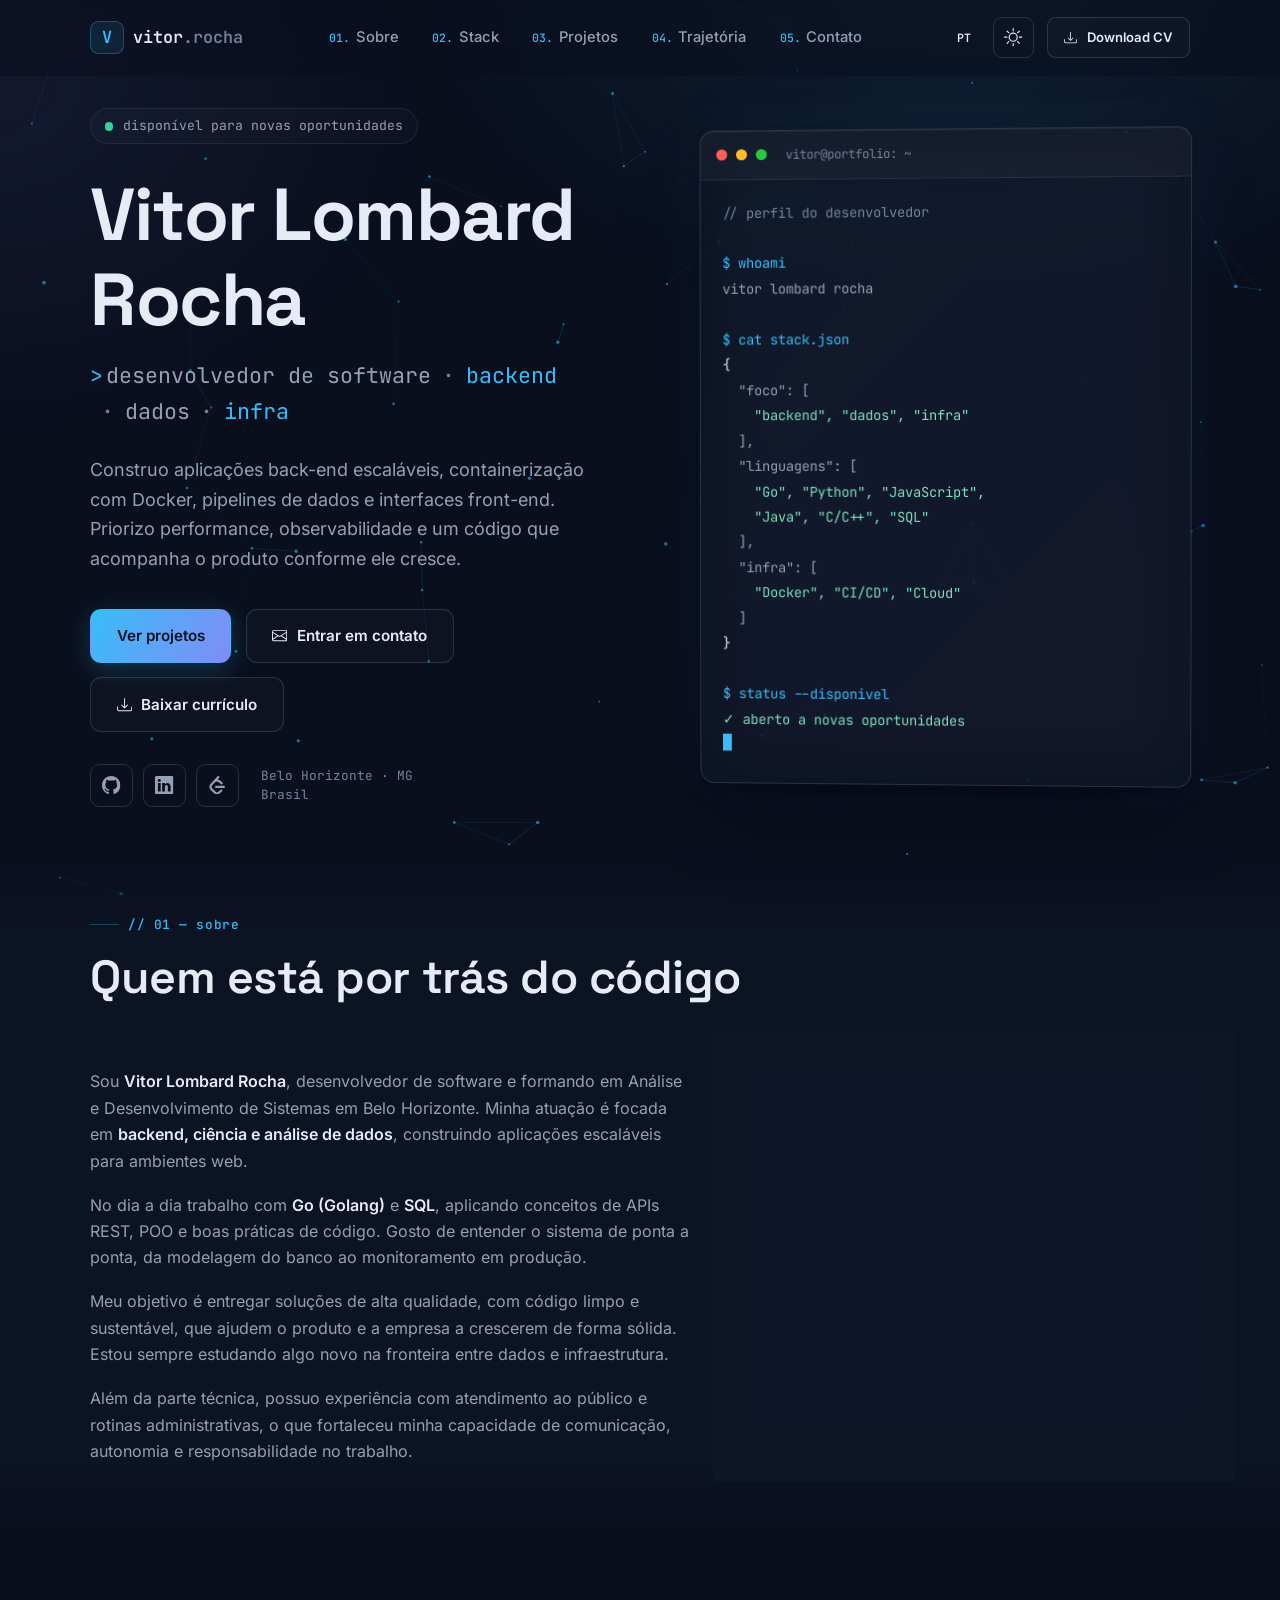
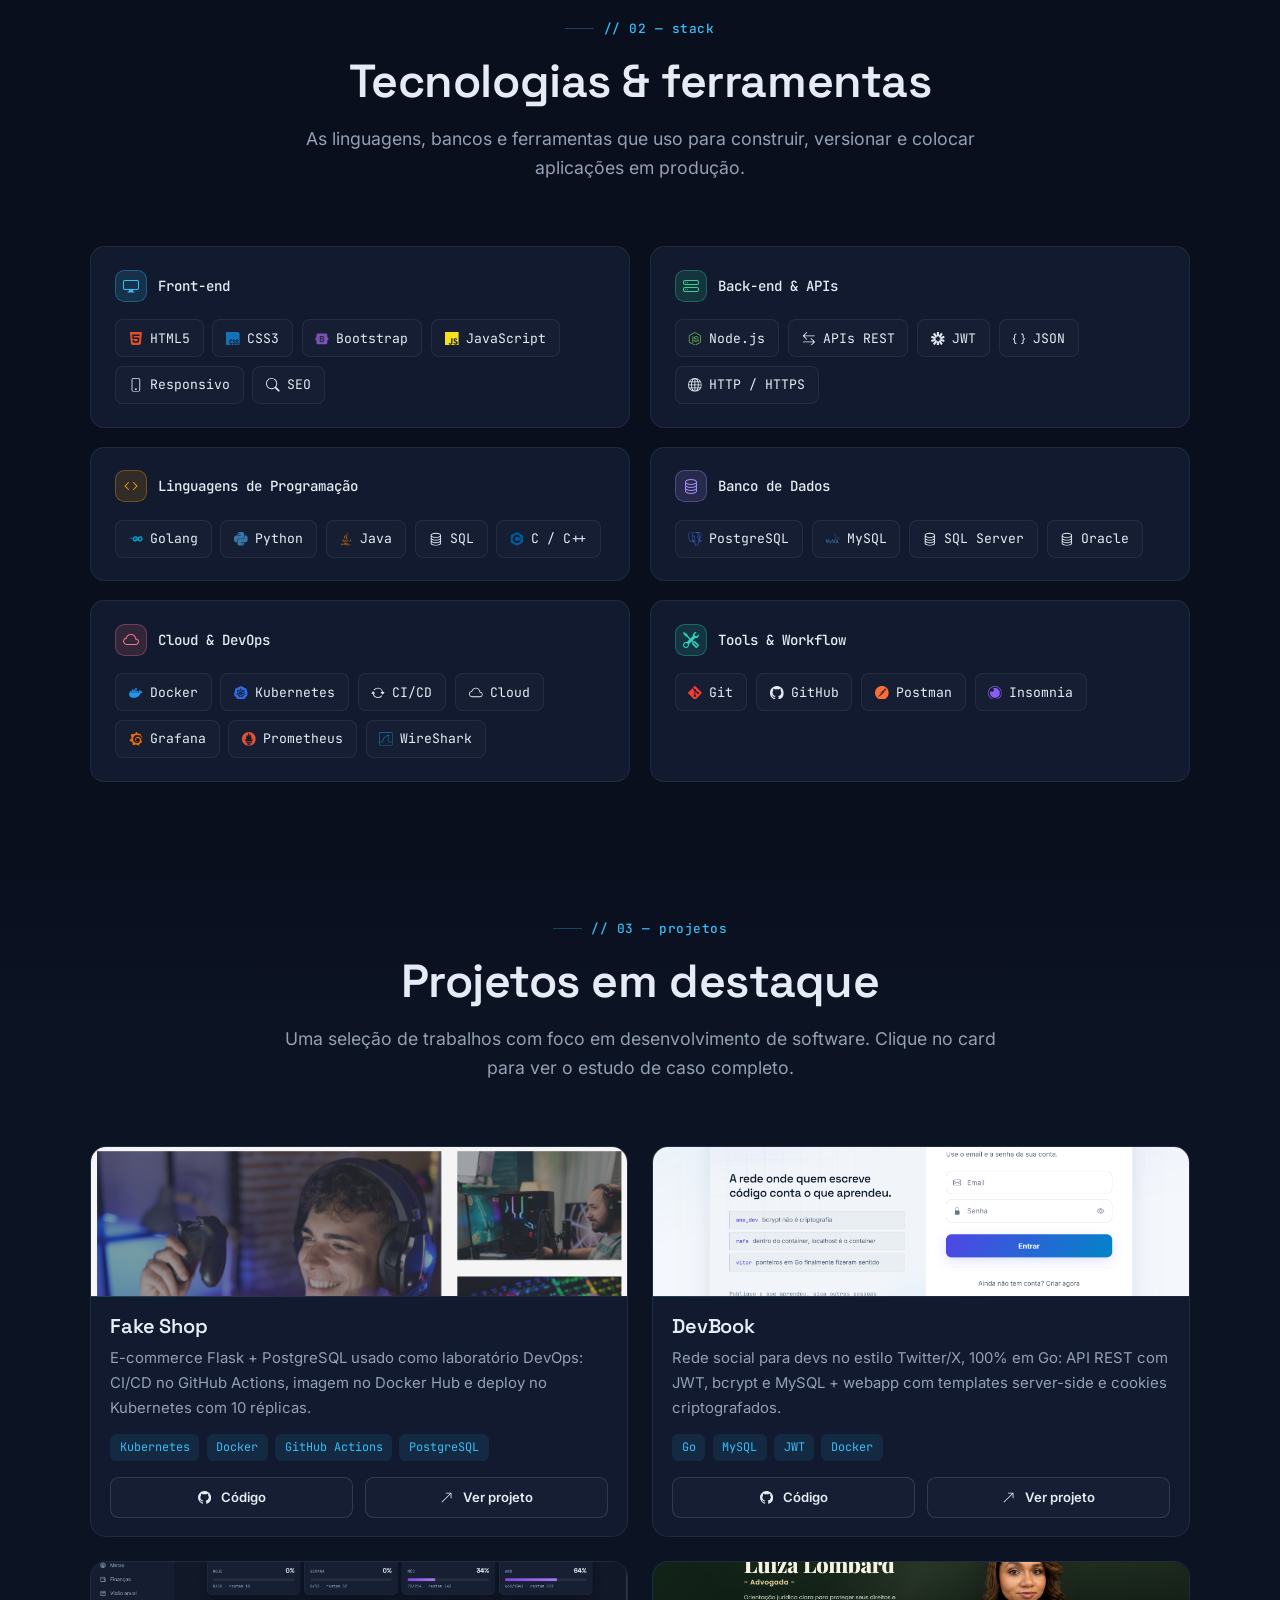
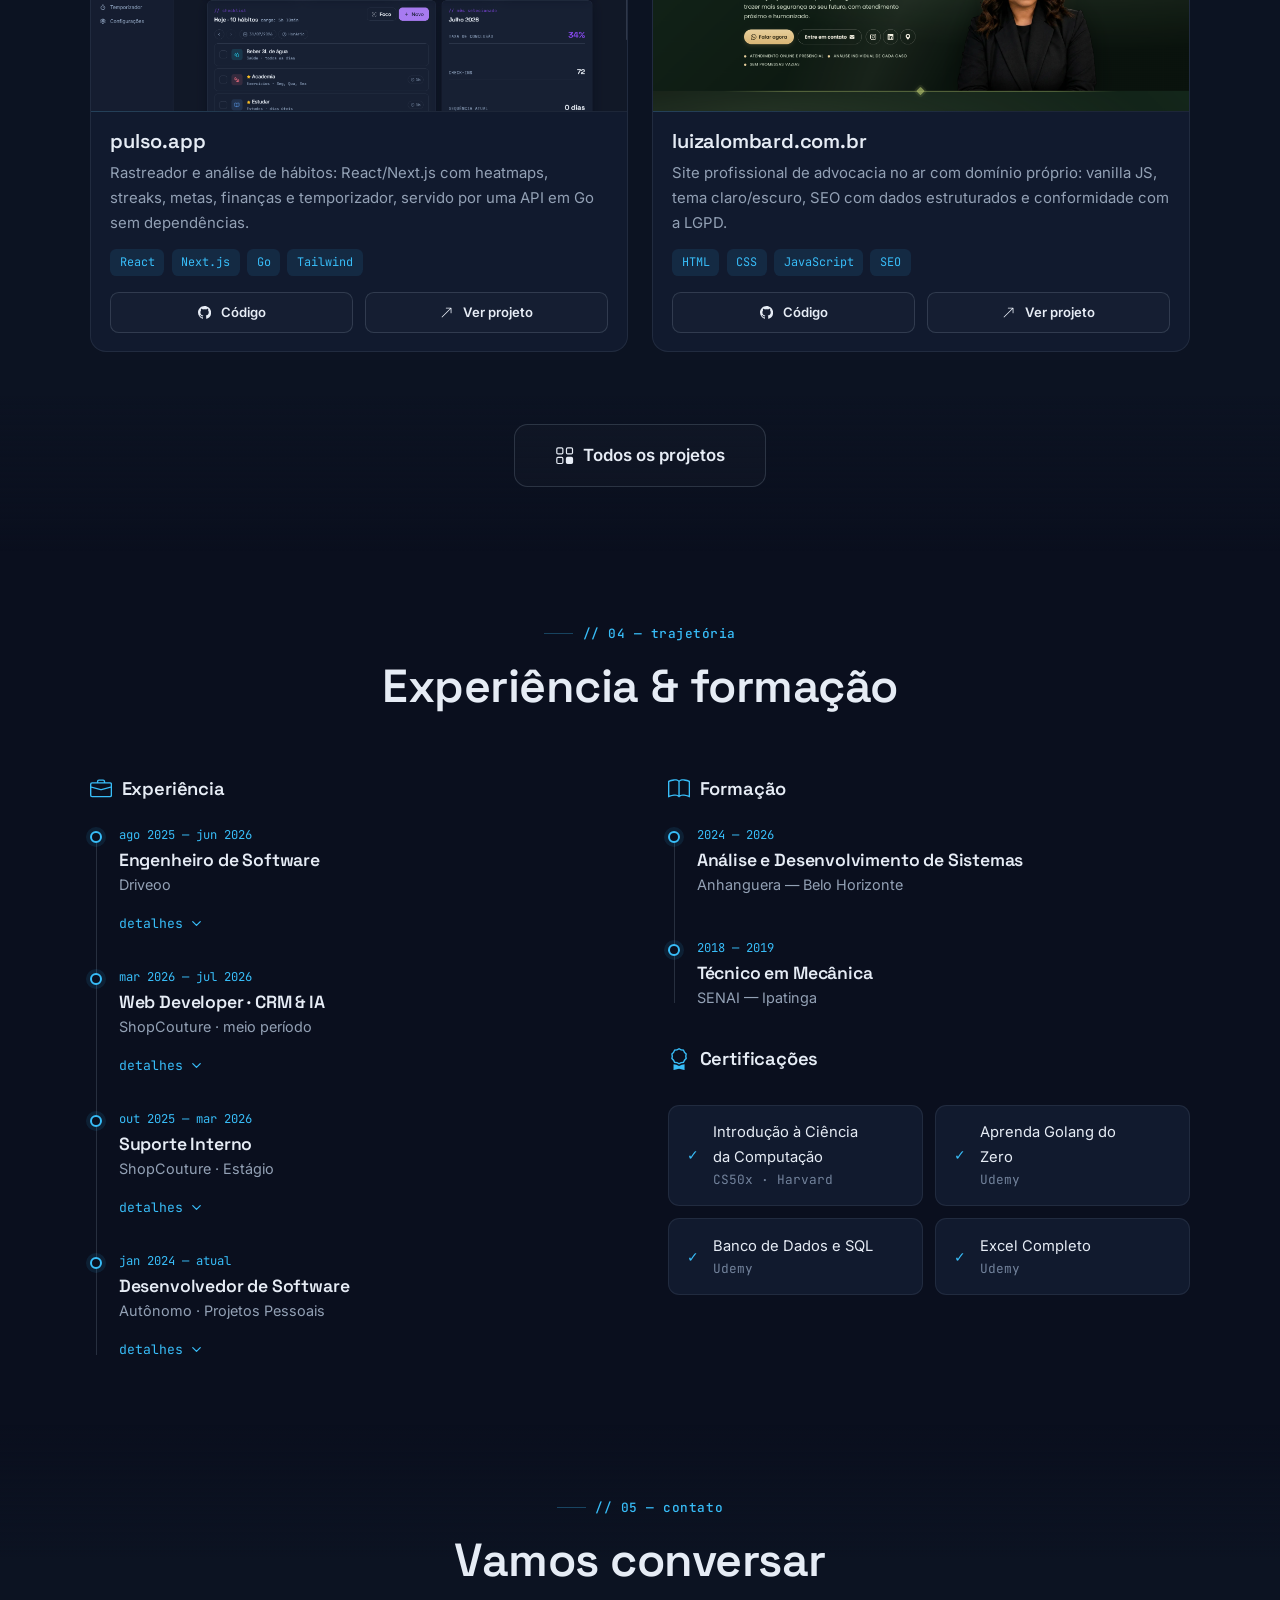
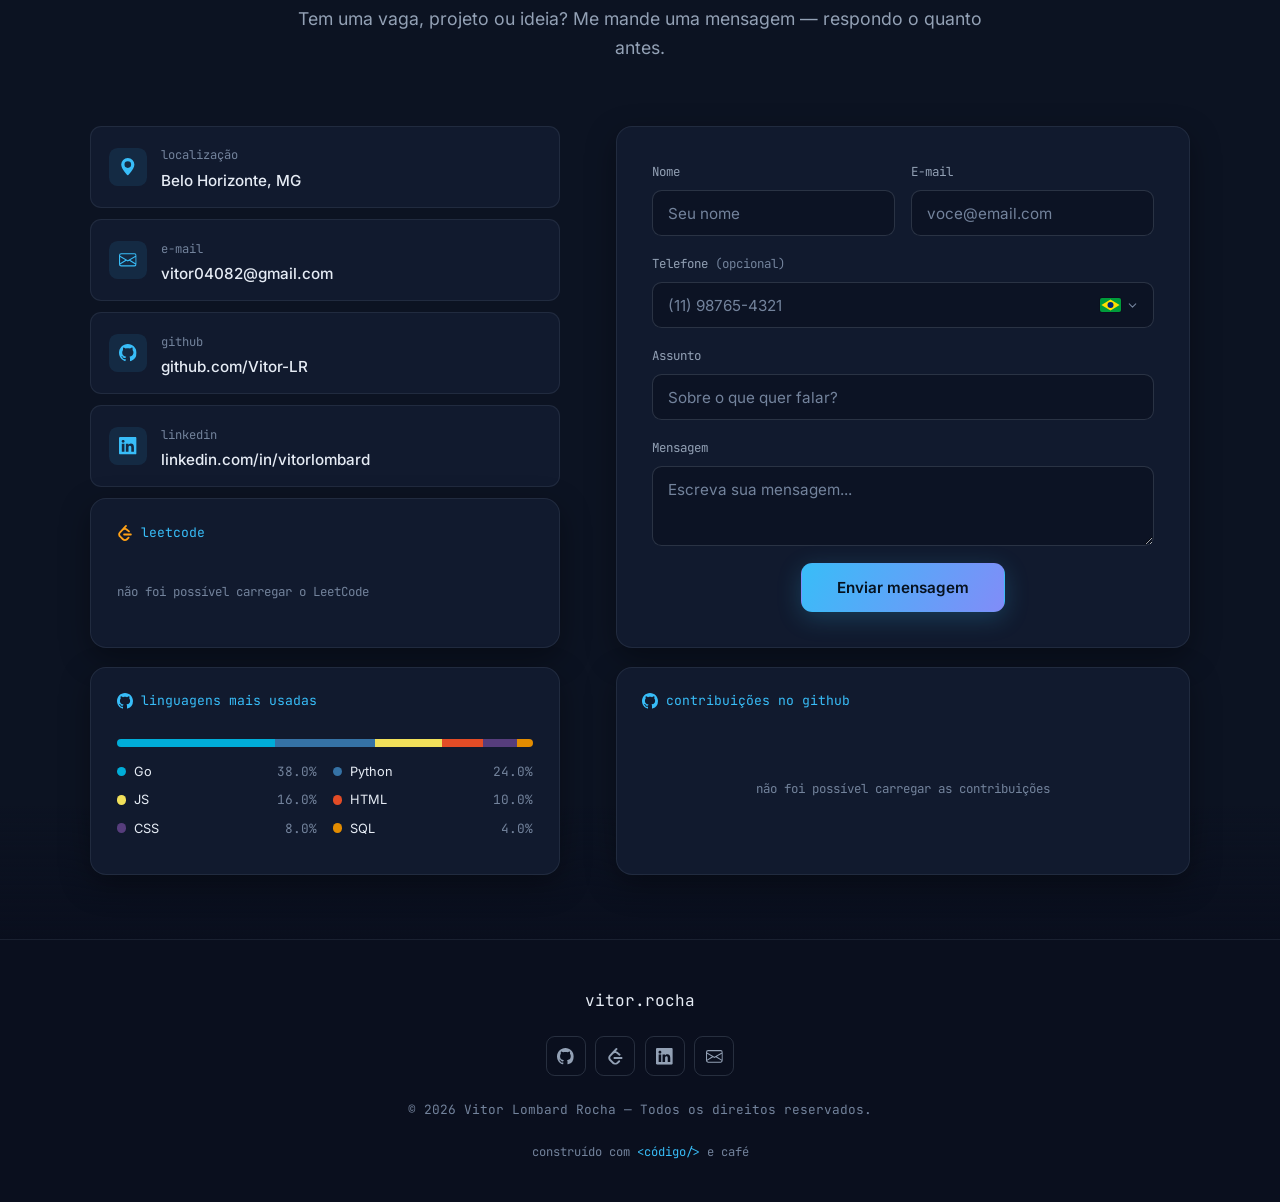
<file: index.html>
<!DOCTYPE html>
<html lang="pt-BR">

<head>
    <meta charset="UTF-8">
    <meta name="viewport" content="width=device-width, initial-scale=1.0">
    <meta name="theme-color" content="#0A0F1E">
    <!-- Aplica o tema salvo antes de pintar a página (evita "flash") -->
    <script>(function () { try { if (localStorage.getItem('theme') === 'light') { document.documentElement.setAttribute('data-theme', 'light'); } } catch (e) { } })();</script>
    <meta name="description"
        content="Vitor Lombard Rocha — Desenvolvedor de software com foco em backend, dados e infraestrutura. Go, Python, PostgreSQL, Docker, CI/CD e Cloud. Veja projetos e entre em contato.">
    <meta name="author" content="Vitor Lombard Rocha">

    <!-- Open Graph (preview ao compartilhar). Troque a URL/imagem ao publicar. -->
    <meta property="og:title" content="Vitor Lombard Rocha — Desenvolvedor Backend">
    <meta property="og:description" content="Conheça meus projetos e entre em contato.">
    <meta property="og:type" content="website">
    <meta property="og:locale" content="pt_BR">
    <meta property="og:url" content="https://www.vitorlombard.com.br/">
    <meta property="og:image" content="https://www.vitorlombard.com.br/assets/img/og.png">
    <meta property="og:image:width" content="1200">
    <meta property="og:image:height" content="630">
    <meta property="og:image:alt" content="Vitor Lombard Rocha — Desenvolvedor Backend">
    <meta name="twitter:card" content="summary_large_image">

    <title>Vitor Lombard Rocha — Desenvolvedor Backend</title>

    <!-- Favicon: troque por um .png/.svg seu na pasta assets/img -->
    <link rel="icon" type="image/png" href="assets/img/favicon.png">
    <link rel="apple-touch-icon" href="assets/img/apple-touch-icon.png">
    <!-- TROCAR o domínio ao publicar -->
    <link rel="canonical" href="https://www.vitorlombard.com.br/">

    <!-- Fontes: Space Grotesk (display) · Inter (corpo) · JetBrains Mono (código) -->
    <!-- Fontes auto-hospedadas: preload só dos pesos críticos da dobra -->
    <link rel="preload" href="assets/fonts/space-grotesk-700.woff2" as="font" type="font/woff2" crossorigin>
    <link rel="preload" href="assets/fonts/inter-400.woff2" as="font" type="font/woff2" crossorigin>
    <link rel="preload" href="assets/fonts/jetbrains-mono-600.woff2" as="font" type="font/woff2" crossorigin>

    <link rel="stylesheet" href="assets/css/style.css">

    <!-- Dados estruturados (SEO rico) — schema.org/Person -->
    <script type="application/ld+json">
{
    "@context": "https://schema.org",
    "@type": "Person",
    "name": "Vitor Lombard Rocha",
    "url": "https://www.vitorlombard.com.br/",
    "image": "https://www.vitorlombard.com.br/assets/img/og.png",
    "jobTitle": "Desenvolvedor de Software (Backend)",
    "description": "Desenvolvedor de software com foco em backend, dados e infraestrutura. Go, Python, PostgreSQL, Docker, CI/CD e Cloud.",
    "address": {
        "@type": "PostalAddress",
        "addressLocality": "Belo Horizonte",
        "addressRegion": "MG",
        "addressCountry": "BR"
    },
    "alumniOf": {
        "@type": "CollegeOrUniversity",
        "name": "Anhanguera — Belo Horizonte"
    },
    "knowsAbout": [
        "Go",
        "PostgreSQL",
        "Docker",
        "Kubernetes",
        "CI/CD",
        "Cloud",
        "Grafana",
        "Prometheus",
        "Python",
        "SQL"
    ],
    "sameAs": [
        "https://github.com/Vitor-LR",
        "https://www.linkedin.com/in/vitorlombard/",
        "https://leetcode.com/u/Vitor-LR/"
    ]
}
    </script>
</head>

<body>

    <!-- ============================================================
         SPRITE SVG — ícones reutilizáveis via <use href="#i-...">.
         Definidos uma vez; evita biblioteca de ícones externa.
         (Paths: Bootstrap Icons / Lucide, MIT.)
         ============================================================ -->
    <svg width="0" height="0" style="position:absolute" aria-hidden="true" focusable="false">
        <symbol id="i-list" viewBox="0 0 16 16">
            <path fill="currentColor"
                d="M2.5 12a.5.5 0 0 1 .5-.5h10a.5.5 0 0 1 0 1H3a.5.5 0 0 1-.5-.5m0-4a.5.5 0 0 1 .5-.5h10a.5.5 0 0 1 0 1H3a.5.5 0 0 1-.5-.5m0-4a.5.5 0 0 1 .5-.5h10a.5.5 0 0 1 0 1H3a.5.5 0 0 1-.5-.5" />
        </symbol>
        <symbol id="i-x" viewBox="0 0 16 16">
            <path fill="currentColor"
                d="M4.646 4.646a.5.5 0 0 1 .708 0L8 7.293l2.646-2.647a.5.5 0 0 1 .708.708L8.707 8l2.647 2.646a.5.5 0 0 1-.708.708L8 8.707l-2.646 2.647a.5.5 0 0 1-.708-.708L7.293 8 4.646 5.354a.5.5 0 0 1 0-.708" />
        </symbol>
        <symbol id="i-check" viewBox="0 0 16 16">
            <path fill="currentColor"
                d="M13.854 3.646a.5.5 0 0 1 0 .708l-7 7a.5.5 0 0 1-.708 0l-3.5-3.5a.5.5 0 1 1 .708-.708L6.5 10.293l6.646-6.647a.5.5 0 0 1 .708 0" />
        </symbol>
        <symbol id="i-github" viewBox="0 0 16 16">
            <path fill="currentColor"
                d="M8 0C3.58 0 0 3.58 0 8c0 3.54 2.29 6.53 5.47 7.59.4.07.55-.17.55-.38 0-.19-.01-.82-.01-1.49-2.01.37-2.53-.49-2.69-.94-.09-.23-.48-.94-.82-1.13-.28-.15-.68-.52-.01-.53.63-.01 1.08.58 1.23.82.72 1.21 1.87.87 2.33.66.07-.52.28-.87.51-1.07-1.78-.2-3.64-.89-3.64-3.95 0-.87.31-1.59.82-2.15-.08-.2-.36-1.02.08-2.12 0 0 .67-.21 2.2.82.64-.18 1.32-.27 2-.27.68 0 1.36.09 2 .27 1.53-1.04 2.2-.82 2.2-.82.44 1.1.16 1.92.08 2.12.51.56.82 1.27.82 2.15 0 3.07-1.87 3.75-3.65 3.95.29.25.54.73.54 1.48 0 1.07-.01 1.93-.01 2.2 0 .21.15.46.55.38A8.01 8.01 0 0 0 16 8c0-4.42-3.58-8-8-8" />
        </symbol>
        <symbol id="i-linkedin" viewBox="0 0 16 16">
            <path fill="currentColor"
                d="M0 1.146C0 .513.526 0 1.175 0h13.65C15.474 0 16 .513 16 1.146v13.708c0 .633-.526 1.146-1.175 1.146H1.175C.526 16 0 15.487 0 14.854zm4.943 12.248V6.169H2.542v7.225zm-1.2-8.212c.837 0 1.358-.554 1.358-1.248-.015-.709-.52-1.248-1.342-1.248S2.4 3.226 2.4 3.934c0 .694.521 1.248 1.327 1.248zm4.908 8.212V9.359c0-.216.016-.432.08-.586.173-.431.568-.878 1.232-.878.869 0 1.216.662 1.216 1.634v3.865h2.401V9.25c0-2.22-1.184-3.252-2.764-3.252-1.274 0-1.845.7-2.165 1.193v.025h-.016l.016-.025V6.169h-2.4c.03.678 0 7.225 0 7.225z" />
        </symbol>
        <symbol id="i-whatsapp" viewBox="0 0 16 16">
            <path fill="currentColor"
                d="M13.601 2.326A7.85 7.85 0 0 0 7.994 0C3.627 0 .068 3.558.064 7.926c0 1.399.366 2.76 1.057 3.965L0 16l4.204-1.102a7.9 7.9 0 0 0 3.79.965h.004c4.368 0 7.926-3.558 7.93-7.93A7.9 7.9 0 0 0 13.6 2.326zM7.994 14.521a6.6 6.6 0 0 1-3.356-.92l-.24-.144-2.494.654.666-2.433-.156-.251a6.56 6.56 0 0 1-1.007-3.505c0-3.626 2.957-6.584 6.591-6.584a6.56 6.56 0 0 1 4.66 1.931 6.56 6.56 0 0 1 1.928 4.66c-.004 3.639-2.961 6.592-6.592 6.592m3.615-4.934c-.197-.099-1.17-.578-1.353-.646-.182-.065-.315-.099-.445.099-.133.197-.513.646-.627.775-.114.133-.232.148-.43.05-.197-.1-.836-.308-1.592-.985-.59-.525-.985-1.175-1.103-1.372-.114-.198-.011-.304.088-.403.087-.088.197-.232.296-.346.1-.114.133-.198.198-.33.065-.134.034-.248-.015-.347-.05-.099-.444-1.073-.612-1.468-.16-.389-.323-.335-.445-.34-.114-.007-.247-.007-.38-.007a.73.73 0 0 0-.529.247c-.182.198-.691.677-.691 1.651 0 .974.71 1.916.81 2.049.098.133 1.394 2.132 3.383 2.992.47.205.84.326 1.129.418.475.152.904.129 1.246.08.38-.058 1.171-.48 1.338-.943.164-.464.164-.86.114-.943-.049-.084-.182-.133-.38-.232" />
        </symbol>
        <symbol id="i-envelope" viewBox="0 0 16 16">
            <path fill="currentColor"
                d="M0 4a2 2 0 0 1 2-2h12a2 2 0 0 1 2 2v8a2 2 0 0 1-2 2H2a2 2 0 0 1-2-2zm2-1a1 1 0 0 0-1 1v.217l7 4.2 7-4.2V4a1 1 0 0 0-1-1zm13 2.383-4.708 2.825L15 11.105zm-.034 6.876-5.64-3.471L8 9.583l-1.326-.795-5.64 3.47A1 1 0 0 0 2 13h12a1 1 0 0 0 .966-.741M1 11.105l4.708-2.897L1 5.383z" />
        </symbol>
        <symbol id="i-arrow-up-right" viewBox="0 0 16 16">
            <path fill="currentColor" fill-rule="evenodd"
                d="M14 2.5a.5.5 0 0 0-.5-.5h-6a.5.5 0 0 0 0 1h4.793L2.146 13.146a.5.5 0 0 0 .708.708L13 3.707V8.5a.5.5 0 0 0 1 0z" />
        </symbol>
        <symbol id="i-arrow-left" viewBox="0 0 16 16">
            <path fill="currentColor" fill-rule="evenodd"
                d="M15 8a.5.5 0 0 0-.5-.5H2.707l3.147-3.146a.5.5 0 1 0-.708-.708l-4 4a.5.5 0 0 0 0 .708l4 4a.5.5 0 0 0 .708-.708L2.707 8.5H14.5A.5.5 0 0 0 15 8" />
        </symbol>
        <symbol id="i-download" viewBox="0 0 16 16">
            <path fill="currentColor"
                d="M.5 9.9a.5.5 0 0 1 .5.5v2.5a1 1 0 0 0 1 1h12a1 1 0 0 0 1-1v-2.5a.5.5 0 0 1 1 0v2.5a2 2 0 0 1-2 2H2a2 2 0 0 1-2-2v-2.5a.5.5 0 0 1 .5-.5" />
            <path fill="currentColor"
                d="M7.646 11.854a.5.5 0 0 0 .708 0l3-3a.5.5 0 0 0-.708-.708L8.5 10.293V1.5a.5.5 0 0 0-1 0v8.793L5.354 8.146a.5.5 0 1 0-.708.708z" />
        </symbol>
        <symbol id="i-code" viewBox="0 0 16 16">
            <path fill="currentColor"
                d="M5.854 4.854a.5.5 0 1 0-.708-.708l-3.5 3.5a.5.5 0 0 0 0 .708l3.5 3.5a.5.5 0 0 0 .708-.708L2.707 8zm4.292 0a.5.5 0 0 1 .708-.708l3.5 3.5a.5.5 0 0 1 0 .708l-3.5 3.5a.5.5 0 0 1-.708-.708L13.293 8z" />
        </symbol>
        <symbol id="i-sun" viewBox="0 0 16 16">
            <path fill="currentColor"
                d="M8 11a3 3 0 1 1 0-6 3 3 0 0 1 0 6m0 1a4 4 0 1 0 0-8 4 4 0 0 0 0 8M8 0a.5.5 0 0 1 .5.5v2a.5.5 0 0 1-1 0v-2A.5.5 0 0 1 8 0m0 13a.5.5 0 0 1 .5.5v2a.5.5 0 0 1-1 0v-2A.5.5 0 0 1 8 13m8-5a.5.5 0 0 1-.5.5h-2a.5.5 0 0 1 0-1h2a.5.5 0 0 1 .5.5M3 8a.5.5 0 0 1-.5.5h-2a.5.5 0 0 1 0-1h2A.5.5 0 0 1 3 8m10.657-5.657a.5.5 0 0 1 0 .707l-1.414 1.415a.5.5 0 1 1-.707-.708l1.414-1.414a.5.5 0 0 1 .707 0m-9.193 9.193a.5.5 0 0 1 0 .707L3.05 13.657a.5.5 0 0 1-.707-.707l1.414-1.414a.5.5 0 0 1 .707 0m9.193 2.121a.5.5 0 0 1-.707 0l-1.414-1.414a.5.5 0 0 1 .707-.707l1.414 1.414a.5.5 0 0 1 0 .707M4.464 4.465a.5.5 0 0 1-.707 0L2.343 3.05a.5.5 0 1 1 .707-.707l1.414 1.414a.5.5 0 0 1 0 .708" />
        </symbol>
        <symbol id="i-moon" viewBox="0 0 16 16">
            <path fill="currentColor"
                d="M6 .278a.77.77 0 0 1 .08.858 7.2 7.2 0 0 0-.878 3.46c0 4.021 3.278 7.277 7.318 7.277q.792-.001 1.533-.16a.79.79 0 0 1 .81.316.73.73 0 0 1-.031.893A8.35 8.35 0 0 1 8.344 16C3.734 16 0 12.286 0 7.71 0 4.266 2.114 1.312 5.124.06A.75.75 0 0 1 6 .278M4.858 1.311A7.27 7.27 0 0 0 1.025 7.71c0 4.02 3.279 7.276 7.319 7.276a7.32 7.32 0 0 0 5.205-2.162q-.506.063-1.029.063c-4.61 0-8.343-3.714-8.343-8.29 0-1.167.242-2.278.681-3.286" />
            <path fill="currentColor"
                d="M10.794 3.148a.217.217 0 0 1 .412 0l.387 1.162c.173.518.579.924 1.097 1.097l1.162.387a.217.217 0 0 1 0 .412l-1.162.387a1.73 1.73 0 0 0-1.097 1.097l-.387 1.162a.217.217 0 0 1-.412 0l-.387-1.162A1.73 1.73 0 0 0 9.31 6.593l-1.162-.387a.217.217 0 0 1 0-.412l1.162-.387a1.73 1.73 0 0 0 1.097-1.097zM13.863.099a.145.145 0 0 1 .274 0l.258.774c.115.346.386.617.732.732l.774.258a.145.145 0 0 1 0 .274l-.774.258a1.16 1.16 0 0 0-.732.732l-.258.774a.145.145 0 0 1-.274 0l-.258-.774a1.16 1.16 0 0 0-.732-.732l-.774-.258a.145.145 0 0 1 0-.274l.774-.258c.346-.115.617-.386.732-.732z" />
        </symbol>
        <symbol id="i-book" viewBox="0 0 16 16">
            <path fill="currentColor"
                d="M1 2.828c.885-.37 2.154-.769 3.388-.893 1.33-.134 2.458.063 3.112.752v9.746c-.935-.53-2.12-.603-3.213-.493-1.18.12-2.37.461-3.287.811zm7.5-.141c.654-.689 1.782-.886 3.112-.752 1.234.124 2.503.523 3.388.893v9.923c-.918-.35-2.107-.692-3.287-.81-1.094-.111-2.278-.039-3.213.492zM8 1.783C7.015.936 5.587.81 4.287.94c-1.514.153-3.042.672-3.994 1.105A.5.5 0 0 0 0 2.5v11a.5.5 0 0 0 .707.455c.882-.4 2.303-.881 3.68-1.02 1.409-.142 2.59.087 3.223.877a.5.5 0 0 0 .78 0c.633-.79 1.814-1.019 3.222-.877 1.378.139 2.8.62 3.681 1.02A.5.5 0 0 0 16 13.5v-11a.5.5 0 0 0-.293-.455c-.952-.433-2.48-.952-3.994-1.105C10.413.809 8.985.936 8 1.783" />
        </symbol>
        <symbol id="i-briefcase" viewBox="0 0 16 16">
            <path fill="currentColor"
                d="M6.5 1A1.5 1.5 0 0 0 5 2.5V3H1.5A1.5 1.5 0 0 0 0 4.5v8A1.5 1.5 0 0 0 1.5 14h13a1.5 1.5 0 0 0 1.5-1.5v-8A1.5 1.5 0 0 0 14.5 3H11v-.5A1.5 1.5 0 0 0 9.5 1zm0 1h3a.5.5 0 0 1 .5.5V3H6v-.5a.5.5 0 0 1 .5-.5m1.886 6.914L15 7.151V12.5a.5.5 0 0 1-.5.5h-13a.5.5 0 0 1-.5-.5V7.15l6.614 1.764a1.5 1.5 0 0 0 .772 0M1.5 4h13a.5.5 0 0 1 .5.5v1.616L8.129 7.948a.5.5 0 0 1-.258 0L1 6.116V4.5a.5.5 0 0 1 .5-.5" />
        </symbol>
        <symbol id="i-award" viewBox="0 0 16 16">
            <path fill="currentColor"
                d="M9.669.864 8 0 6.331.864l-1.858.282-.842 1.68-1.337 1.32L2.6 6l-.306 1.854 1.337 1.32.842 1.68 1.858.282L8 12l1.669-.864 1.858-.282.842-1.68 1.337-1.32L13.4 6l.306-1.854-1.337-1.32-.842-1.68zm1.196 1.193.684 1.365 1.086 1.072L12.387 6l.248 1.506-1.086 1.072-.684 1.365-1.51.229L8 10.874l-1.355-.702-1.51-.229-.684-1.365-1.086-1.072L3.614 6l-.25-1.506 1.087-1.072.684-1.365 1.51-.229L8 1.126l1.356.702z" />
            <path fill="currentColor" d="M4 11.794V16l4-1 4 1v-4.206l-2.018.306L8 13.126 6.018 12.1z" />
        </symbol>
        <symbol id="i-geo" viewBox="0 0 16 16">
            <path fill="currentColor"
                d="M8 16s6-5.686 6-10A6 6 0 0 0 2 6c0 4.314 6 10 6 10m0-7a3 3 0 1 1 0-6 3 3 0 0 1 0 6" />
        </symbol>
        <symbol id="i-grid" viewBox="0 0 16 16">
            <path fill="currentColor"
                d="M1 2.5A1.5 1.5 0 0 1 2.5 1h3A1.5 1.5 0 0 1 7 2.5v3A1.5 1.5 0 0 1 5.5 7h-3A1.5 1.5 0 0 1 1 5.5zM2.5 2a.5.5 0 0 0-.5.5v3a.5.5 0 0 0 .5.5h3a.5.5 0 0 0 .5-.5v-3a.5.5 0 0 0-.5-.5zM9 2.5A1.5 1.5 0 0 1 10.5 1h3A1.5 1.5 0 0 1 15 2.5v3A1.5 1.5 0 0 1 13.5 7h-3A1.5 1.5 0 0 1 9 5.5zm1.5-.5a.5.5 0 0 0-.5.5v3a.5.5 0 0 0 .5.5h3a.5.5 0 0 0 .5-.5v-3a.5.5 0 0 0-.5-.5zM1 10.5A1.5 1.5 0 0 1 2.5 9h3A1.5 1.5 0 0 1 7 10.5v3A1.5 1.5 0 0 1 5.5 15h-3A1.5 1.5 0 0 1 1 13.5zm1.5-.5a.5.5 0 0 0-.5.5v3a.5.5 0 0 0 .5.5h3a.5.5 0 0 0 .5-.5v-3a.5.5 0 0 0-.5-.5zM9 10.5A1.5 1.5 0 0 1 10.5 9h3a1.5 1.5 0 0 1 1.5 1.5v3a1.5 1.5 0 0 1-1.5 1.5h-3A1.5 1.5 0 0 1 9 13.5z" />
        </symbol>
        <!-- Logos de tecnologias (Simple Icons, CC0) -->
        <symbol id="si-go" viewBox="0 0 24 24">
            <path fill="currentColor"
                d="M1.811 10.231c-.047 0-.058-.023-.035-.059l.246-.315c.023-.035.081-.058.128-.058h4.172c.046 0 .058.035.035.07l-.199.303c-.023.036-.082.07-.117.07zM.047 11.306c-.047 0-.059-.023-.035-.058l.245-.316c.023-.035.082-.058.129-.058h5.328c.047 0 .07.035.058.07l-.093.28c-.012.047-.058.07-.105.07zm2.828 1.075c-.047 0-.059-.035-.035-.07l.163-.292c.023-.035.07-.07.117-.07h2.337c.047 0 .07.035.07.082l-.023.28c0 .047-.047.082-.082.082zm12.129-2.36c-.736.187-1.239.327-1.963.514-.176.046-.187.058-.34-.117-.174-.199-.303-.327-.548-.444-.737-.362-1.45-.257-2.115.175-.795.514-1.204 1.274-1.192 2.22.011.935.654 1.706 1.577 1.835.795.105 1.46-.175 1.987-.77.105-.13.198-.27.315-.434H10.47c-.245 0-.304-.152-.222-.35.152-.362.432-.97.596-1.274a.315.315 0 01.292-.187h4.253c-.023.316-.023.631-.07.947a4.983 4.983 0 01-.958 2.29c-.841 1.11-1.94 1.8-3.33 1.986-1.145.152-2.209-.07-3.143-.77-.865-.655-1.356-1.52-1.484-2.595-.152-1.274.222-2.419.993-3.424.83-1.086 1.928-1.776 3.272-2.02 1.098-.2 2.15-.07 3.096.571.62.41 1.063.97 1.356 1.648.07.105.023.164-.117.2m3.868 6.461c-1.064-.024-2.034-.328-2.852-1.029a3.665 3.665 0 01-1.262-2.255c-.21-1.32.152-2.489.947-3.529.853-1.122 1.881-1.706 3.272-1.95 1.192-.21 2.314-.095 3.33.595.923.63 1.496 1.484 1.648 2.605.198 1.578-.257 2.863-1.344 3.962-.771.783-1.718 1.273-2.805 1.495-.315.06-.63.07-.934.106zm2.78-4.72c-.011-.153-.011-.27-.034-.387-.21-1.157-1.274-1.81-2.384-1.554-1.087.245-1.788.935-2.045 2.033-.21.912.234 1.835 1.075 2.21.643.28 1.285.244 1.905-.07.923-.48 1.425-1.228 1.484-2.233z" />
        </symbol>
        <symbol id="si-python" viewBox="0 0 24 24">
            <path fill="currentColor"
                d="M14.25.18l.9.2.73.26.59.3.45.32.34.34.25.34.16.33.1.3.04.26.02.2-.01.13V8.5l-.05.63-.13.55-.21.46-.26.38-.3.31-.33.25-.35.19-.35.14-.33.1-.3.07-.26.04-.21.02H8.77l-.69.05-.59.14-.5.22-.41.27-.33.32-.27.35-.2.36-.15.37-.1.35-.07.32-.04.27-.02.21v3.06H3.17l-.21-.03-.28-.07-.32-.12-.35-.18-.36-.26-.36-.36-.35-.46-.32-.59-.28-.73-.21-.88-.14-1.05-.05-1.23.06-1.22.16-1.04.24-.87.32-.71.36-.57.4-.44.42-.33.42-.24.4-.16.36-.1.32-.05.24-.01h.16l.06.01h8.16v-.83H6.18l-.01-2.75-.02-.37.05-.34.11-.31.17-.28.25-.26.31-.23.38-.2.44-.18.51-.15.58-.12.64-.1.71-.06.77-.04.84-.02 1.27.05zm-6.3 1.98l-.23.33-.08.41.08.41.23.34.33.22.41.09.41-.09.33-.22.23-.34.08-.41-.08-.41-.23-.33-.33-.22-.41-.09-.41.09zm13.09 3.95l.28.06.32.12.35.18.36.27.36.35.35.47.32.59.28.73.21.88.14 1.04.05 1.23-.06 1.23-.16 1.04-.24.86-.32.71-.36.57-.4.45-.42.33-.42.24-.4.16-.36.09-.32.05-.24.02-.16-.01h-8.22v.82h5.84l.01 2.76.02.36-.05.34-.11.31-.17.29-.25.25-.31.24-.38.2-.44.17-.51.15-.58.13-.64.09-.71.07-.77.04-.84.01-1.27-.04-1.07-.14-.9-.2-.73-.25-.59-.3-.45-.33-.34-.34-.25-.34-.16-.33-.1-.3-.04-.25-.02-.2.01-.13v-5.34l.05-.64.13-.54.21-.46.26-.38.3-.32.33-.24.35-.2.35-.14.33-.1.3-.06.26-.04.21-.02.13-.01h5.84l.69-.05.59-.14.5-.21.41-.28.33-.32.27-.35.2-.36.15-.36.1-.35.07-.32.04-.28.02-.21V6.07h2.09l.14.01zm-6.47 14.25l-.23.33-.08.41.08.41.23.33.33.23.41.08.41-.08.33-.23.23-.33.08-.41-.08-.41-.23-.33-.33-.23-.41-.08-.41.08z" />
        </symbol>
        <symbol id="si-javascript" viewBox="0 0 24 24">
            <path fill="currentColor"
                d="M0 0h24v24H0V0zm22.034 18.276c-.175-1.095-.888-2.015-3.003-2.873-.736-.345-1.554-.585-1.797-1.14-.091-.33-.105-.51-.046-.705.15-.646.915-.84 1.515-.66.39.12.75.42.976.9 1.034-.676 1.034-.676 1.755-1.125-.27-.42-.404-.601-.586-.78-.63-.705-1.469-1.065-2.834-1.034l-.705.089c-.676.165-1.32.525-1.71 1.005-1.14 1.291-.811 3.541.569 4.471 1.365 1.02 3.361 1.244 3.616 2.205.24 1.17-.87 1.545-1.966 1.41-.811-.18-1.26-.586-1.755-1.336l-1.83 1.051c.21.48.45.689.81 1.109 1.74 1.756 6.09 1.666 6.871-1.004.029-.09.24-.705.074-1.65l.046.067zm-8.983-7.245h-2.248c0 1.938-.009 3.864-.009 5.805 0 1.232.063 2.363-.138 2.711-.33.689-1.18.601-1.566.48-.396-.196-.597-.466-.83-.855-.063-.105-.11-.196-.127-.196l-1.825 1.125c.305.63.75 1.172 1.324 1.517.855.51 2.004.675 3.207.405.783-.226 1.458-.691 1.811-1.411.51-.93.402-2.07.397-3.346.012-2.054 0-4.109 0-6.179l.004-.056z" />
        </symbol>
        <symbol id="si-nodejs" viewBox="0 0 24 24">
            <path fill="currentColor"
                d="M11.998,24c-0.321,0-0.641-0.084-0.922-0.247l-2.936-1.737c-0.438-0.245-0.224-0.332-0.08-0.383 c0.585-0.203,0.703-0.25,1.328-0.604c0.065-0.037,0.151-0.023,0.218,0.017l2.256,1.339c0.082,0.045,0.197,0.045,0.272,0l8.795-5.076 c0.082-0.047,0.134-0.141,0.134-0.238V6.921c0-0.099-0.053-0.192-0.137-0.242l-8.791-5.072c-0.081-0.047-0.189-0.047-0.271,0 L3.075,6.68C2.99,6.729,2.936,6.825,2.936,6.921v10.15c0,0.097,0.054,0.189,0.139,0.235l2.409,1.392 c1.307,0.654,2.108-0.116,2.108-0.89V7.787c0-0.142,0.114-0.253,0.256-0.253h1.115c0.139,0,0.255,0.112,0.255,0.253v10.021 c0,1.745-0.95,2.745-2.604,2.745c-0.508,0-0.909,0-2.026-0.551L2.28,18.675c-0.57-0.329-0.922-0.945-0.922-1.604V6.921 c0-0.659,0.353-1.275,0.922-1.603l8.795-5.082c0.557-0.315,1.296-0.315,1.848,0l8.794,5.082c0.57,0.329,0.924,0.944,0.924,1.603 v10.15c0,0.659-0.354,1.273-0.924,1.604l-8.794,5.078C12.643,23.916,12.324,24,11.998,24z M19.099,13.993 c0-1.9-1.284-2.406-3.987-2.763c-2.731-0.361-3.009-0.548-3.009-1.187c0-0.528,0.235-1.233,2.258-1.233 c1.807,0,2.473,0.389,2.747,1.607c0.024,0.115,0.129,0.199,0.247,0.199h1.141c0.071,0,0.138-0.031,0.186-0.081 c0.048-0.054,0.074-0.123,0.067-0.196c-0.177-2.098-1.571-3.076-4.388-3.076c-2.508,0-4.004,1.058-4.004,2.833 c0,1.925,1.488,2.457,3.895,2.695c2.88,0.282,3.103,0.703,3.103,1.269c0,0.983-0.789,1.402-2.642,1.402 c-2.327,0-2.839-0.584-3.011-1.742c-0.02-0.124-0.126-0.215-0.253-0.215h-1.137c-0.141,0-0.254,0.112-0.254,0.253 c0,1.482,0.806,3.248,4.655,3.248C17.501,17.007,19.099,15.91,19.099,13.993z" />
        </symbol>
        <symbol id="si-jwt" viewBox="0 0 24 24">
            <path fill="currentColor"
                d="M10.2 0v6.456L12 8.928l1.8-2.472V0zm3.6 6.456v3.072l2.904-.96L20.52 3.36l-2.928-2.136zm2.904 2.112l-1.8 2.496 2.928.936 6.144-1.992-1.128-3.432zM17.832 12l-2.928.936 1.8 2.496 6.144 1.992 1.128-3.432zm-1.128 3.432l-2.904-.96v3.072l3.792 5.232 2.928-2.136zM13.8 17.544L12 15.072l-1.8 2.472V24h3.6zm-3.6 0v-3.072l-2.904.96L3.48 20.64l2.928 2.136zm-2.904-2.112l1.8-2.496L6.168 12 .024 13.992l1.128 3.432zM6.168 12l2.928-.936-1.8-2.496-6.144-1.992-1.128 3.432zm1.128-3.432l2.904.96V6.456L6.408 1.224 3.48 3.36Z" />
        </symbol>
        <symbol id="si-postgresql" viewBox="0 0 24 24">
            <path fill="currentColor"
                d="M23.5594 14.7228a.5269.5269 0 0 0-.0563-.1191c-.139-.2632-.4768-.3418-1.0074-.2321-1.6533.3411-2.2935.1312-2.5256-.0191 1.342-2.0482 2.445-4.522 3.0411-6.8297.2714-1.0507.7982-3.5237.1222-4.7316a1.5641 1.5641 0 0 0-.1509-.235C21.6931.9086 19.8007.0248 17.5099.0005c-1.4947-.0158-2.7705.3461-3.1161.4794a9.449 9.449 0 0 0-.5159-.0816 8.044 8.044 0 0 0-1.3114-.1278c-1.1822-.0184-2.2038.2642-3.0498.8406-.8573-.3211-4.7888-1.645-7.2219.0788C.9359 2.1526.3086 3.8733.4302 6.3043c.0409.818.5069 3.334 1.2423 5.7436.4598 1.5065.9387 2.7019 1.4334 3.582.553.9942 1.1259 1.5933 1.7143 1.7895.4474.1491 1.1327.1441 1.8581-.7279.8012-.9635 1.5903-1.8258 1.9446-2.2069.4351.2355.9064.3625 1.39.3772a.0569.0569 0 0 0 .0004.0041 11.0312 11.0312 0 0 0-.2472.3054c-.3389.4302-.4094.5197-1.5002.7443-.3102.064-1.1344.2339-1.1464.8115-.0025.1224.0329.2309.0919.3268.2269.4231.9216.6097 1.015.6331 1.3345.3335 2.5044.092 3.3714-.6787-.017 2.231.0775 4.4174.3454 5.0874.2212.5529.7618 1.9045 2.4692 1.9043.2505 0 .5263-.0291.8296-.0941 1.7819-.3821 2.5557-1.1696 2.855-2.9059.1503-.8707.4016-2.8753.5388-4.1012.0169-.0703.0357-.1207.057-.1362.0007-.0005.0697-.0471.4272.0307a.3673.3673 0 0 0 .0443.0068l.2539.0223.0149.001c.8468.0384 1.9114-.1426 2.5312-.4308.6438-.2988 1.8057-1.0323 1.5951-1.6698zM2.371 11.8765c-.7435-2.4358-1.1779-4.8851-1.2123-5.5719-.1086-2.1714.4171-3.6829 1.5623-4.4927 1.8367-1.2986 4.8398-.5408 6.108-.13-.0032.0032-.0066.0061-.0098.0094-2.0238 2.044-1.9758 5.536-1.9708 5.7495-.0002.0823.0066.1989.0162.3593.0348.5873.0996 1.6804-.0735 2.9184-.1609 1.1504.1937 2.2764.9728 3.0892.0806.0841.1648.1631.2518.2374-.3468.3714-1.1004 1.1926-1.9025 2.1576-.5677.6825-.9597.5517-1.0886.5087-.3919-.1307-.813-.5871-1.2381-1.3223-.4796-.839-.9635-2.0317-1.4155-3.5126zm6.0072 5.0871c-.1711-.0428-.3271-.1132-.4322-.1772.0889-.0394.2374-.0902.4833-.1409 1.2833-.2641 1.4815-.4506 1.9143-1.0002.0992-.126.2116-.2687.3673-.4426a.3549.3549 0 0 0 .0737-.1298c.1708-.1513.2724-.1099.4369-.0417.156.0646.3078.26.3695.4752.0291.1016.0619.2945-.0452.4444-.9043 1.2658-2.2216 1.2494-3.1676 1.0128zm2.094-3.988-.0525.141c-.133.3566-.2567.6881-.3334 1.003-.6674-.0021-1.3168-.2872-1.8105-.8024-.6279-.6551-.9131-1.5664-.7825-2.5004.1828-1.3079.1153-2.4468.079-3.0586-.005-.0857-.0095-.1607-.0122-.2199.2957-.2621 1.6659-.9962 2.6429-.7724.4459.1022.7176.4057.8305.928.5846 2.7038.0774 3.8307-.3302 4.7363-.084.1866-.1633.3629-.2311.5454zm7.3637 4.5725c-.0169.1768-.0358.376-.0618.5959l-.146.4383a.3547.3547 0 0 0-.0182.1077c-.0059.4747-.054.6489-.115.8693-.0634.2292-.1353.4891-.1794 1.0575-.11 1.4143-.8782 2.2267-2.4172 2.5565-1.5155.3251-1.7843-.4968-2.0212-1.2217a6.5824 6.5824 0 0 0-.0769-.2266c-.2154-.5858-.1911-1.4119-.1574-2.5551.0165-.5612-.0249-1.9013-.3302-2.6462.0044-.2932.0106-.5909.019-.8918a.3529.3529 0 0 0-.0153-.1126 1.4927 1.4927 0 0 0-.0439-.208c-.1226-.4283-.4213-.7866-.7797-.9351-.1424-.059-.4038-.1672-.7178-.0869.067-.276.1831-.5875.309-.9249l.0529-.142c.0595-.16.134-.3257.213-.5012.4265-.9476 1.0106-2.2453.3766-5.1772-.2374-1.0981-1.0304-1.6343-2.2324-1.5098-.7207.0746-1.3799.3654-1.7088.5321a5.6716 5.6716 0 0 0-.1958.1041c.0918-1.1064.4386-3.1741 1.7357-4.4823a4.0306 4.0306 0 0 1 .3033-.276.3532.3532 0 0 0 .1447-.0644c.7524-.5706 1.6945-.8506 2.802-.8325.4091.0067.8017.0339 1.1742.081 1.939.3544 3.2439 1.4468 4.0359 2.3827.8143.9623 1.2552 1.9315 1.4312 2.4543-1.3232-.1346-2.2234.1268-2.6797.779-.9926 1.4189.543 4.1729 1.2811 5.4964.1353.2426.2522.4522.2889.5413.2403.5825.5515.9713.7787 1.2552.0696.087.1372.1714.1885.245-.4008.1155-1.1208.3825-1.0552 1.717-.0123.1563-.0423.4469-.0834.8148-.0461.2077-.0702.4603-.0994.7662zm.8905-1.6211c-.0405-.8316.2691-.9185.5967-1.0105a2.8566 2.8566 0 0 0 .135-.0406 1.202 1.202 0 0 0 .1342.103c.5703.3765 1.5823.4213 3.0068.1344-.2016.1769-.5189.3994-.9533.6011-.4098.1903-1.0957.333-1.7473.3636-.7197.0336-1.0859-.0807-1.1721-.151zm.5695-9.2712c-.0059.3508-.0542.6692-.1054 1.0017-.055.3576-.112.7274-.1264 1.1762-.0142.4368.0404.8909.0932 1.3301.1066.887.216 1.8003-.2075 2.7014a3.5272 3.5272 0 0 1-.1876-.3856c-.0527-.1276-.1669-.3326-.3251-.6162-.6156-1.1041-2.0574-3.6896-1.3193-4.7446.3795-.5427 1.3408-.5661 2.1781-.463zm.2284 7.0137a12.3762 12.3762 0 0 0-.0853-.1074l-.0355-.0444c.7262-1.1995.5842-2.3862.4578-3.4385-.0519-.4318-.1009-.8396-.0885-1.2226.0129-.4061.0666-.7543.1185-1.0911.0639-.415.1288-.8443.1109-1.3505.0134-.0531.0188-.1158.0118-.1902-.0457-.4855-.5999-1.938-1.7294-3.253-.6076-.7073-1.4896-1.4972-2.6889-2.0395.5251-.1066 1.2328-.2035 2.0244-.1859 2.0515.0456 3.6746.8135 4.8242 2.2824a.908.908 0 0 1 .0667.1002c.7231 1.3556-.2762 6.2751-2.9867 10.5405zm-8.8166-6.1162c-.025.1794-.3089.4225-.6211.4225a.5821.5821 0 0 1-.0809-.0056c-.1873-.026-.3765-.144-.5059-.3156-.0458-.0605-.1203-.178-.1055-.2844.0055-.0401.0261-.0985.0925-.1488.1182-.0894.3518-.1226.6096-.0867.3163.0441.6426.1938.6113.4186zm7.9305-.4114c.0111.0792-.049.201-.1531.3102-.0683.0717-.212.1961-.4079.2232a.5456.5456 0 0 1-.075.0052c-.2935 0-.5414-.2344-.5607-.3717-.024-.1765.2641-.3106.5611-.352.297-.0414.6111.0088.6356.1851z" />
        </symbol>
        <symbol id="si-mysql" viewBox="0 0 24 24">
            <path fill="currentColor"
                d="M16.405 5.501c-.115 0-.193.014-.274.033v.013h.014c.054.104.146.18.214.273.054.107.1.214.154.32l.014-.015c.094-.066.14-.172.14-.333-.04-.047-.046-.094-.08-.14-.04-.067-.126-.1-.18-.153zM5.77 18.695h-.927a50.854 50.854 0 00-.27-4.41h-.008l-1.41 4.41H2.45l-1.4-4.41h-.01a72.892 72.892 0 00-.195 4.41H0c.055-1.966.192-3.81.41-5.53h1.15l1.335 4.064h.008l1.347-4.064h1.095c.242 2.015.384 3.86.428 5.53zm4.017-4.08c-.378 2.045-.876 3.533-1.492 4.46-.482.716-1.01 1.073-1.583 1.073-.153 0-.34-.046-.566-.138v-.494c.11.017.24.026.386.026.268 0 .483-.075.647-.222.197-.18.295-.382.295-.605 0-.155-.077-.47-.23-.944L6.23 14.615h.91l.727 2.36c.164.536.233.91.205 1.123.4-1.064.678-2.227.835-3.483zm12.325 4.08h-2.63v-5.53h.885v4.85h1.745zm-3.32.135l-1.016-.5c.09-.076.177-.158.255-.25.433-.506.648-1.258.648-2.253 0-1.83-.718-2.746-2.155-2.746-.704 0-1.254.232-1.65.697-.43.508-.646 1.256-.646 2.245 0 .972.19 1.686.574 2.14.35.41.877.615 1.583.615.264 0 .506-.033.725-.098l1.325.772.36-.622zM15.5 17.588c-.225-.36-.337-.94-.337-1.736 0-1.393.424-2.09 1.27-2.09.443 0 .77.167.977.5.224.362.336.936.336 1.723 0 1.404-.424 2.108-1.27 2.108-.445 0-.77-.167-.978-.5zm-1.658-.425c0 .47-.172.856-.516 1.156-.344.3-.803.45-1.384.45-.543 0-1.064-.172-1.573-.515l.237-.476c.438.22.833.328 1.19.328.332 0 .593-.073.783-.22a.754.754 0 00.3-.615c0-.33-.23-.61-.648-.845-.388-.213-1.163-.657-1.163-.657-.422-.307-.632-.636-.632-1.177 0-.45.157-.81.47-1.085.315-.278.72-.415 1.22-.415.512 0 .98.136 1.4.41l-.213.476a2.726 2.726 0 00-1.064-.23c-.283 0-.502.068-.654.206a.685.685 0 00-.248.524c0 .328.234.61.666.85.393.215 1.187.67 1.187.67.433.305.648.63.648 1.168zm9.382-5.852c-.535-.014-.95.04-1.297.188-.1.04-.26.04-.274.167.055.053.063.14.11.214.08.134.218.313.346.407.14.11.28.216.427.31.26.16.555.255.81.416.145.094.293.213.44.313.073.05.12.14.214.172v-.02c-.046-.06-.06-.147-.105-.214-.067-.067-.134-.127-.2-.193a3.223 3.223 0 00-.695-.675c-.214-.146-.682-.35-.77-.595l-.013-.014c.146-.013.32-.066.46-.106.227-.06.435-.047.67-.106.106-.027.213-.06.32-.094v-.06c-.12-.12-.21-.283-.334-.395a8.867 8.867 0 00-1.104-.823c-.21-.134-.476-.22-.697-.334-.08-.04-.214-.06-.26-.127-.12-.146-.19-.34-.275-.514a17.69 17.69 0 01-.547-1.163c-.12-.262-.193-.523-.34-.763-.69-1.137-1.437-1.826-2.586-2.5-.247-.14-.543-.2-.856-.274-.167-.008-.334-.02-.5-.027-.11-.047-.216-.174-.31-.235-.38-.24-1.364-.76-1.644-.072-.18.434.267.862.422 1.082.115.153.26.328.34.5.047.116.06.235.107.356.106.294.207.622.347.897.073.14.153.287.247.413.054.073.146.107.167.227-.094.136-.1.334-.154.5-.24.757-.146 1.693.194 2.25.107.166.362.534.703.393.3-.12.234-.5.32-.835.02-.08.007-.133.048-.187v.015c.094.188.188.367.274.555.206.328.566.668.867.895.16.12.287.328.487.402v-.02h-.015c-.043-.058-.1-.086-.154-.133a3.445 3.445 0 01-.35-.4 8.76 8.76 0 01-.747-1.218c-.11-.21-.202-.436-.29-.643-.04-.08-.04-.2-.107-.24-.1.146-.247.273-.32.453-.127.288-.14.642-.188 1.01-.027.007-.014 0-.027.014-.214-.052-.287-.274-.367-.46-.2-.475-.233-1.238-.06-1.785.047-.14.247-.582.167-.716-.042-.127-.174-.2-.247-.303a2.478 2.478 0 01-.24-.427c-.16-.374-.24-.788-.414-1.162-.08-.173-.22-.354-.334-.513-.127-.18-.267-.307-.368-.52-.033-.073-.08-.194-.027-.274.014-.054.042-.075.094-.09.088-.072.335.022.422.062.247.1.455.194.662.334.094.066.195.193.315.226h.14c.214.047.455.014.655.073.355.114.675.28.962.46a5.953 5.953 0 012.085 2.286c.08.154.115.295.188.455.14.33.313.663.455.982.14.315.275.636.476.897.1.14.502.213.682.286.133.06.34.115.46.188.23.14.454.3.67.454.11.076.443.243.463.378z" />
        </symbol>
        <symbol id="si-docker" viewBox="0 0 24 24">
            <path fill="currentColor"
                d="M13.983 11.078h2.119a.186.186 0 00.186-.185V9.006a.186.186 0 00-.186-.186h-2.119a.185.185 0 00-.185.185v1.888c0 .102.083.185.185.185m-2.954-5.43h2.118a.186.186 0 00.186-.186V3.574a.186.186 0 00-.186-.185h-2.118a.185.185 0 00-.185.185v1.888c0 .102.082.185.185.185m0 2.716h2.118a.187.187 0 00.186-.186V6.29a.186.186 0 00-.186-.185h-2.118a.185.185 0 00-.185.185v1.887c0 .102.082.185.185.186m-2.93 0h2.12a.186.186 0 00.184-.186V6.29a.185.185 0 00-.185-.185H8.1a.185.185 0 00-.185.185v1.887c0 .102.083.185.185.186m-2.964 0h2.119a.186.186 0 00.185-.186V6.29a.185.185 0 00-.185-.185H5.136a.186.186 0 00-.186.185v1.887c0 .102.084.185.186.186m5.893 2.715h2.118a.186.186 0 00.186-.185V9.006a.186.186 0 00-.186-.186h-2.118a.185.185 0 00-.185.185v1.888c0 .102.082.185.185.185m-2.93 0h2.12a.185.185 0 00.184-.185V9.006a.185.185 0 00-.184-.186h-2.12a.185.185 0 00-.184.185v1.888c0 .102.083.185.185.185m-2.964 0h2.119a.185.185 0 00.185-.185V9.006a.185.185 0 00-.184-.186h-2.12a.186.186 0 00-.186.186v1.887c0 .102.084.185.186.185m-2.92 0h2.12a.185.185 0 00.184-.185V9.006a.185.185 0 00-.184-.186h-2.12a.185.185 0 00-.184.185v1.888c0 .102.082.185.185.185M23.763 9.89c-.065-.051-.672-.51-1.954-.51-.338.001-.676.03-1.01.087-.248-1.7-1.653-2.53-1.716-2.566l-.344-.199-.226.327c-.284.438-.49.922-.612 1.43-.23.97-.09 1.882.403 2.661-.595.332-1.55.413-1.744.42H.751a.751.751 0 00-.75.748 11.376 11.376 0 00.692 4.062c.545 1.428 1.355 2.48 2.41 3.124 1.18.723 3.1 1.137 5.275 1.137.983.003 1.963-.086 2.93-.266a12.248 12.248 0 003.823-1.389c.98-.567 1.86-1.288 2.61-2.136 1.252-1.418 1.998-2.997 2.553-4.4h.221c1.372 0 2.215-.549 2.68-1.009.309-.293.55-.65.707-1.046l.098-.288Z" />
        </symbol>
        <symbol id="si-kubernetes" viewBox="0 0 24 24">
            <path fill="currentColor"
                d="M10.204 14.35l.007.01-.999 2.413a5.171 5.171 0 0 1-2.075-2.597l2.578-.437.004.005a.44.44 0 0 1 .484.606zm-.833-2.129a.44.44 0 0 0 .173-.756l.002-.011L7.585 9.7a5.143 5.143 0 0 0-.73 3.255l2.514-.725.002-.009zm1.145-1.98a.44.44 0 0 0 .699-.337l.01-.005.15-2.62a5.144 5.144 0 0 0-3.01 1.442l2.147 1.523.004-.002zm.76 2.75l.723.349.722-.347.18-.78-.5-.623h-.804l-.5.623.179.779zm1.5-3.095a.44.44 0 0 0 .7.336l.008.003 2.134-1.513a5.188 5.188 0 0 0-2.992-1.442l.148 2.615.002.001zm10.876 5.97l-5.773 7.181a1.6 1.6 0 0 1-1.248.594l-9.261.003a1.6 1.6 0 0 1-1.247-.596l-5.776-7.18a1.583 1.583 0 0 1-.307-1.34L2.1 5.573c.108-.47.425-.864.863-1.073L11.305.513a1.606 1.606 0 0 1 1.385 0l8.345 3.985c.438.209.755.604.863 1.073l2.062 8.955c.108.47-.005.963-.308 1.34zm-3.289-2.057c-.042-.01-.103-.026-.145-.034-.174-.033-.315-.025-.479-.038-.35-.037-.638-.067-.895-.148-.105-.04-.18-.165-.216-.216l-.201-.059a6.45 6.45 0 0 0-.105-2.332 6.465 6.465 0 0 0-.936-2.163c.052-.047.15-.133.177-.159.008-.09.001-.183.094-.282.197-.185.444-.338.743-.522.142-.084.273-.137.415-.242.032-.024.076-.062.11-.089.24-.191.295-.52.123-.736-.172-.216-.506-.236-.745-.045-.034.027-.08.062-.111.088-.134.116-.217.23-.33.35-.246.25-.45.458-.673.609-.097.056-.239.037-.303.033l-.19.135a6.545 6.545 0 0 0-4.146-2.003l-.012-.223c-.065-.062-.143-.115-.163-.25-.022-.268.015-.557.057-.905.023-.163.061-.298.068-.475.001-.04-.001-.099-.001-.142 0-.306-.224-.555-.5-.555-.275 0-.499.249-.499.555l.001.014c0 .041-.002.092 0 .128.006.177.044.312.067.475.042.348.078.637.056.906a.545.545 0 0 1-.162.258l-.012.211a6.424 6.424 0 0 0-4.166 2.003 8.373 8.373 0 0 1-.18-.128c-.09.012-.18.04-.297-.029-.223-.15-.427-.358-.673-.608-.113-.12-.195-.234-.329-.349-.03-.026-.077-.062-.111-.088a.594.594 0 0 0-.348-.132.481.481 0 0 0-.398.176c-.172.216-.117.546.123.737l.007.005.104.083c.142.105.272.159.414.242.299.185.546.338.743.522.076.082.09.226.1.288l.16.143a6.462 6.462 0 0 0-1.02 4.506l-.208.06c-.055.072-.133.184-.215.217-.257.081-.546.11-.895.147-.164.014-.305.006-.48.039-.037.007-.09.02-.133.03l-.004.002-.007.002c-.295.071-.484.342-.423.608.061.267.349.429.645.365l.007-.001.01-.003.129-.029c.17-.046.294-.113.448-.172.33-.118.604-.217.87-.256.112-.009.23.069.288.101l.217-.037a6.5 6.5 0 0 0 2.88 3.596l-.09.218c.033.084.069.199.044.282-.097.252-.263.517-.452.813-.091.136-.185.242-.268.399-.02.037-.045.095-.064.134-.128.275-.034.591.213.71.248.12.556-.007.69-.282v-.002c.02-.039.046-.09.062-.127.07-.162.094-.301.144-.458.132-.332.205-.68.387-.897.05-.06.13-.082.215-.105l.113-.205a6.453 6.453 0 0 0 4.609.012l.106.192c.086.028.18.042.256.155.136.232.229.507.342.84.05.156.074.295.145.457.016.037.043.09.062.129.133.276.442.402.69.282.247-.118.341-.435.213-.71-.02-.039-.045-.096-.065-.134-.083-.156-.177-.261-.268-.398-.19-.296-.346-.541-.443-.793-.04-.13.007-.21.038-.294-.018-.022-.059-.144-.083-.202a6.499 6.499 0 0 0 2.88-3.622c.064.01.176.03.213.038.075-.05.144-.114.28-.104.266.039.54.138.87.256.154.06.277.128.448.173.036.01.088.019.13.028l.009.003.007.001c.297.064.584-.098.645-.365.06-.266-.128-.537-.423-.608zM16.4 9.701l-1.95 1.746v.005a.44.44 0 0 0 .173.757l.003.01 2.526.728a5.199 5.199 0 0 0-.108-1.674A5.208 5.208 0 0 0 16.4 9.7zm-4.013 5.325a.437.437 0 0 0-.404-.232.44.44 0 0 0-.372.233h-.002l-1.268 2.292a5.164 5.164 0 0 0 3.326.003l-1.27-2.296h-.01zm1.888-1.293a.44.44 0 0 0-.27.036.44.44 0 0 0-.214.572l-.003.004 1.01 2.438a5.15 5.15 0 0 0 2.081-2.615l-2.6-.44-.004.005z" />
        </symbol>
        <symbol id="si-grafana" viewBox="0 0 24 24">
            <path fill="currentColor"
                d="M23.02 10.59a8.578 8.578 0 0 0-.862-3.034 8.911 8.911 0 0 0-1.789-2.445c.337-1.342-.413-2.505-.413-2.505-1.292-.08-2.113.4-2.416.62-.052-.02-.102-.044-.154-.064-.22-.089-.446-.172-.677-.247-.231-.073-.47-.14-.711-.197a9.867 9.867 0 0 0-.875-.161C14.557.753 12.94 0 12.94 0c-1.804 1.145-2.147 2.744-2.147 2.744l-.018.093c-.098.029-.2.057-.298.088-.138.042-.275.094-.413.143-.138.055-.275.107-.41.166a8.869 8.869 0 0 0-1.557.87l-.063-.029c-2.497-.955-4.716.195-4.716.195-.203 2.658.996 4.33 1.235 4.636a11.608 11.608 0 0 0-.607 2.635C1.636 12.677.953 15.014.953 15.014c1.926 2.214 4.171 2.351 4.171 2.351.003-.002.006-.002.006-.005.285.509.615.994.986 1.446.156.19.32.371.488.548-.704 2.009.099 3.68.099 3.68 2.144.08 3.553-.937 3.849-1.173a9.784 9.784 0 0 0 3.164.501h.08l.055-.003.107-.002.103-.005.003.002c1.01 1.44 2.788 1.646 2.788 1.646 1.264-1.332 1.337-2.653 1.337-2.94v-.058c0-.02-.003-.039-.003-.06.265-.187.52-.387.758-.6a7.875 7.875 0 0 0 1.415-1.7c1.43.083 2.437-.885 2.437-.885-.236-1.49-1.085-2.216-1.264-2.354l-.018-.013-.016-.013a.217.217 0 0 1-.031-.02c.008-.092.016-.18.02-.27.011-.162.016-.323.016-.48v-.253l-.005-.098-.008-.135a1.891 1.891 0 0 0-.01-.13c-.003-.042-.008-.083-.013-.125l-.016-.124-.018-.122a6.215 6.215 0 0 0-2.032-3.73 6.015 6.015 0 0 0-3.222-1.46 6.292 6.292 0 0 0-.85-.048l-.107.002h-.063l-.044.003-.104.008a4.777 4.777 0 0 0-3.335 1.695c-.332.4-.592.84-.768 1.297a4.594 4.594 0 0 0-.312 1.817l.003.091c.005.055.007.11.013.164a3.615 3.615 0 0 0 .698 1.82 3.53 3.53 0 0 0 1.827 1.282c.33.098.66.14.971.137.039 0 .078 0 .114-.002l.063-.003c.02 0 .041-.003.062-.003.034-.002.065-.007.099-.01.007 0 .018-.003.028-.003l.031-.005.06-.008a1.18 1.18 0 0 0 .112-.02c.036-.008.072-.013.109-.024a2.634 2.634 0 0 0 .914-.415c.028-.02.056-.041.085-.065a.248.248 0 0 0 .039-.35.244.244 0 0 0-.309-.06l-.078.042c-.09.044-.184.083-.283.116a2.476 2.476 0 0 1-.475.096c-.028.003-.054.006-.083.006l-.083.002c-.026 0-.054 0-.08-.002l-.102-.006h-.012l-.024.006c-.016-.003-.031-.003-.044-.006-.031-.002-.06-.007-.091-.01a2.59 2.59 0 0 1-.724-.213 2.557 2.557 0 0 1-.667-.438 2.52 2.52 0 0 1-.805-1.475 2.306 2.306 0 0 1-.029-.444l.006-.122v-.023l.002-.031c.003-.021.003-.04.005-.06a3.163 3.163 0 0 1 1.352-2.29 3.12 3.12 0 0 1 .937-.43 2.946 2.946 0 0 1 .776-.101h.06l.07.002.045.003h.026l.07.005a4.041 4.041 0 0 1 1.635.49 3.94 3.94 0 0 1 1.602 1.662 3.77 3.77 0 0 1 .397 1.414l.005.076.003.075c.002.026.002.05.002.075 0 .024.003.052 0 .07v.065l-.002.073-.008.174a6.195 6.195 0 0 1-.08.639 5.1 5.1 0 0 1-.267.927 5.31 5.31 0 0 1-.624 1.13 5.052 5.052 0 0 1-3.237 2.014 4.82 4.82 0 0 1-.649.066l-.039.003h-.287a6.607 6.607 0 0 1-1.716-.265 6.776 6.776 0 0 1-3.4-2.274 6.75 6.75 0 0 1-.746-1.15 6.616 6.616 0 0 1-.714-2.596l-.005-.083-.002-.02v-.056l-.003-.073v-.096l-.003-.104v-.07l.003-.163c.008-.22.026-.45.054-.678a8.707 8.707 0 0 1 .28-1.355c.128-.444.286-.872.473-1.277a7.04 7.04 0 0 1 1.456-2.1 5.925 5.925 0 0 1 .953-.763c.169-.111.343-.213.524-.306.089-.05.182-.091.273-.135.047-.02.093-.042.138-.062a7.177 7.177 0 0 1 .714-.267l.145-.045c.049-.015.098-.026.148-.041.098-.029.197-.052.296-.076.049-.013.1-.02.15-.033l.15-.032.151-.028.076-.013.075-.01.153-.024c.057-.01.114-.013.171-.023l.169-.021c.036-.003.073-.008.106-.01l.073-.008.036-.003.042-.002c.057-.003.114-.008.171-.01l.086-.006h.023l.037-.003.145-.007a7.999 7.999 0 0 1 1.708.125 7.917 7.917 0 0 1 2.048.68 8.253 8.253 0 0 1 1.672 1.09l.09.077.089.078c.06.052.114.107.171.159.057.052.112.106.166.16.052.055.107.107.159.164a8.671 8.671 0 0 1 1.41 1.978c.012.026.028.052.04.078l.04.078.075.156c.023.051.05.1.07.153l.065.15a8.848 8.848 0 0 1 .45 1.34.19.19 0 0 0 .201.142.186.186 0 0 0 .172-.184c.01-.246.002-.532-.024-.856z" />
        </symbol>
        <symbol id="si-prometheus" viewBox="0 0 24 24">
            <path fill="currentColor"
                d="M12 0C5.373 0 0 5.372 0 12c0 6.627 5.373 12 12 12s12-5.373 12-12c0-6.628-5.373-12-12-12zm0 22.46c-1.885 0-3.414-1.26-3.414-2.814h6.828c0 1.553-1.528 2.813-3.414 2.813zm5.64-3.745H6.36v-2.046h11.28v2.046zm-.04-3.098H6.391c-.037-.043-.075-.086-.111-.13-1.155-1.401-1.427-2.133-1.69-2.879-.005-.025 1.4.287 2.395.511 0 0 .513.119 1.262.255-.72-.843-1.147-1.915-1.147-3.01 0-2.406 1.845-4.508 1.18-6.207.648.053 1.34 1.367 1.387 3.422.689-.951.977-2.69.977-3.755 0-1.103.727-2.385 1.454-2.429-.648 1.069.168 1.984.894 4.256.272.854.237 2.29.447 3.201.07-1.892.395-4.652 1.595-5.605-.529 1.2.079 2.702.494 3.424.671 1.164 1.078 2.047 1.078 3.716a4.642 4.642 0 01-1.11 2.996c.792-.149 1.34-.283 1.34-.283l2.573-.502s-.374 1.538-1.81 3.019z" />
        </symbol>
        <!-- Ícones genéricos para tecnologias sem logo de marca -->
        <symbol id="si-java" viewBox="0 0 128 128">
            <path fill="currentColor"
                d="M47.617 98.12c-19.192 5.362 11.677 16.439 36.115 5.969-4.003-1.556-6.874-3.351-6.874-3.351-10.897 2.06-15.952 2.222-25.844 1.092-8.164-.935-3.397-3.71-3.397-3.71zm33.189-10.46c-14.444 2.779-22.787 2.69-33.354 1.6-8.171-.845-2.822-4.805-2.822-4.805-21.137 7.016 11.767 14.977 41.309 6.336-3.14-1.106-5.133-3.131-5.133-3.131zm11.319-60.575c.001 0-42.731 10.669-22.323 34.187 6.024 6.935-1.58 13.17-1.58 13.17s15.289-7.891 8.269-17.777c-6.559-9.215-11.587-13.793 15.634-29.58zm9.998 81.144s3.529 2.91-3.888 5.159c-14.102 4.272-58.706 5.56-71.095.171-4.45-1.938 3.899-4.625 6.526-5.192 2.739-.593 4.303-.485 4.303-.485-4.952-3.487-32.013 6.85-13.742 9.815 49.821 8.076 90.817-3.637 77.896-9.468zM85 77.896c2.395-1.634 5.703-3.053 5.703-3.053s-9.424 1.685-18.813 2.474c-11.494.964-23.823 1.154-30.012.326-14.652-1.959 8.033-7.348 8.033-7.348s-8.812-.596-19.644 4.644C17.455 81.134 61.958 83.958 85 77.896zm5.609 15.145c-.108.29-.468.616-.468.616 31.273-8.221 19.775-28.979 4.822-23.725-1.312.464-2 1.543-2 1.543s.829-.334 2.678-.72c7.559-1.575 18.389 10.119-5.032 22.286zM64.181 70.069c-4.614-10.429-20.26-19.553.007-35.559C89.459 14.563 76.492 1.587 76.492 1.587c5.23 20.608-18.451 26.833-26.999 39.667-5.821 8.745 2.857 18.142 14.688 28.815zm27.274 51.748c-19.187 3.612-42.854 3.191-56.887.874 0 0 2.874 2.38 17.646 3.331 22.476 1.437 57-.8 57.816-11.436.001 0-1.57 4.032-18.575 7.231z" />
        </symbol>
        <symbol id="i-database" viewBox="0 0 16 16">
            <path fill="currentColor"
                d="M4.318 2.687C5.234 2.271 6.536 2 8 2s2.766.27 3.682.687C12.644 3.125 13 3.627 13 4c0 .374-.356.875-1.318 1.313C10.766 5.729 9.464 6 8 6s-2.766-.27-3.682-.687C3.356 4.875 3 4.373 3 4c0-.374.356-.875 1.318-1.313M13 5.698V7c0 .374-.356.875-1.318 1.313C10.766 8.729 9.464 9 8 9s-2.766-.27-3.682-.687C3.356 7.875 3 7.373 3 7V5.698c.271.202.58.378.904.525C4.978 6.711 6.427 7 8 7s3.022-.289 4.096-.777A5 5 0 0 0 13 5.698M14 4c0-1.007-.875-1.755-1.904-2.223C11.022 1.289 9.573 1 8 1s-3.022.289-4.096.777C2.875 2.245 2 2.993 2 4v9c0 1.007.875 1.755 1.904 2.223C4.978 15.711 6.427 16 8 16s3.022-.289 4.096-.777C13.125 14.755 14 14.007 14 13zm-1 4.698V10c0 .374-.356.875-1.318 1.313C10.766 11.729 9.464 12 8 12s-2.766-.27-3.682-.687C3.356 10.875 3 10.373 3 10V8.698c.271.202.58.378.904.525C4.978 9.711 6.427 10 8 10s3.022-.289 4.096-.777A5 5 0 0 0 13 8.698m0 3V13c0 .374-.356.875-1.318 1.313C10.766 14.729 9.464 15 8 15s-2.766-.27-3.682-.687C3.356 13.875 3 13.373 3 13v-1.302c.271.202.58.378.904.525C4.978 12.711 6.427 13 8 13s3.022-.289 4.096-.777c.324-.147.633-.323.904-.525" />
        </symbol>
        <symbol id="si-cplusplus" viewBox="0 0 24 24">
            <path fill="currentColor"
                d="M22.394 6c-.167-.29-.398-.543-.652-.69L12.926.22c-.509-.294-1.34-.294-1.848 0L2.26 5.31c-.508.293-.923 1.013-.923 1.6v10.18c0 .294.104.62.271.91.167.29.398.543.652.69l8.816 5.09c.508.293 1.34.293 1.848 0l8.816-5.09c.254-.147.485-.4.652-.69.167-.29.27-.616.27-.91V6.91c.003-.294-.1-.62-.268-.91zM12 19.11c-3.92 0-7.109-3.19-7.109-7.11 0-3.92 3.19-7.11 7.11-7.11a7.133 7.133 0 016.156 3.553l-3.076 1.78a3.567 3.567 0 00-3.08-1.78A3.56 3.56 0 008.444 12 3.56 3.56 0 0012 15.555a3.57 3.57 0 003.08-1.778l3.078 1.78A7.135 7.135 0 0112 19.11zm7.11-6.715h-.79v.79h-.79v-.79h-.79v-.79h.79v-.79h.79v.79h.79zm2.962 0h-.79v.79h-.79v-.79h-.79v-.79h.79v-.79h.79v.79h.79z" />
        </symbol>
        <symbol id="i-swap" viewBox="0 0 16 16">
            <path fill="currentColor"
                d="M1 11.5a.5.5 0 0 0 .5.5h11.793l-3.147 3.146a.5.5 0 0 0 .708.708l4-4a.5.5 0 0 0 0-.708l-4-4a.5.5 0 0 0-.708.708L13.293 11H1.5a.5.5 0 0 0-.5.5m14-7a.5.5 0 0 1-.5.5H2.707l3.147 3.146a.5.5 0 1 1-.708.708l-4-4a.5.5 0 0 1 0-.708l4-4a.5.5 0 1 1 .708.708L2.707 4H14.5a.5.5 0 0 1 .5.5" />
        </symbol>
        <symbol id="i-braces" viewBox="0 0 16 16">
            <path fill="currentColor"
                d="M2.114 8.063V7.9c1.005-.102 1.497-.615 1.497-1.6V4.503c0-1.094.39-1.538 1.354-1.538h.273V2h-.376C3.25 2 2.49 2.759 2.49 4.352v1.524c0 1.094-.376 1.456-1.49 1.456v1.299c1.114 0 1.49.362 1.49 1.456v1.524c0 1.593.759 2.352 2.372 2.352h.376v-.964h-.273c-.964 0-1.354-.444-1.354-1.538V9.663c0-.984-.492-1.497-1.497-1.6M13.886 7.9v.163c-1.005.103-1.497.616-1.497 1.6v1.798c0 1.094-.39 1.538-1.354 1.538h-.273v.964h.376c1.613 0 2.372-.759 2.372-2.352v-1.524c0-1.094.376-1.456 1.49-1.456V7.13c-1.114 0-1.49-.362-1.49-1.456V4.15c0-1.593-.759-2.352-2.372-2.352h-.376v.964h.273c.964 0 1.354.444 1.354 1.538v1.799c0 .984.492 1.497 1.497 1.6" />
        </symbol>
        <symbol id="i-globe" viewBox="0 0 16 16">
            <path fill="currentColor"
                d="M0 8a8 8 0 1 1 16 0A8 8 0 0 1 0 8m7.5-6.923c-.67.204-1.335.82-1.887 1.855A8 8 0 0 0 5.145 4H7.5zM4.09 4a9.3 9.3 0 0 1 .64-1.539 7 7 0 0 1 .597-.933A7.03 7.03 0 0 0 2.255 4zm-.582 3.5c.03-.877.138-1.718.312-2.5H1.674a7 7 0 0 0-.656 2.5zM4.847 5a12.5 12.5 0 0 0-.338 2.5H7.5V5zM8.5 5v2.5h2.99a12.5 12.5 0 0 0-.337-2.5zM4.51 8.5a12.5 12.5 0 0 0 .337 2.5H7.5V8.5zm3.99 0V11h2.653c.187-.765.306-1.608.338-2.5zM5.145 12q.208.58.468 1.068c.552 1.035 1.218 1.65 1.887 1.855V12zm.182 2.472a7 7 0 0 1-.597-.933A9.3 9.3 0 0 1 4.09 12H2.255a7 7 0 0 0 3.072 2.472M3.82 11a13.7 13.7 0 0 1-.312-2.5h-2.49c.062.89.291 1.733.656 2.5zm6.853 3.472A7 7 0 0 0 13.745 12H11.91a9.3 9.3 0 0 1-.64 1.539 7 7 0 0 1-.597.933M8.5 12v2.923c.67-.204 1.335-.82 1.887-1.855q.26-.487.468-1.068zm3.68-1h2.146c.365-.767.594-1.61.656-2.5h-2.49a13.7 13.7 0 0 1-.312 2.5m2.802-3.5a7 7 0 0 0-.656-2.5H12.18c.174.782.282 1.623.312 2.5zM11.27 2.461c.247.464.462.98.64 1.539h1.835a7 7 0 0 0-3.072-2.472c.218.284.418.598.597.933M10.855 4a8 8 0 0 0-.468-1.068C9.835 1.897 9.17 1.282 8.5 1.077V4z" />
        </symbol>
        <symbol id="i-repeat" viewBox="0 0 16 16">
            <path fill="currentColor"
                d="M11.534 7h3.932a.25.25 0 0 1 .192.41l-1.966 2.36a.25.25 0 0 1-.384 0l-1.966-2.36a.25.25 0 0 1 .192-.41m-11 2h3.932a.25.25 0 0 0 .192-.41L2.692 6.23a.25.25 0 0 0-.384 0L.342 8.59A.25.25 0 0 0 .534 9" />
            <path fill="currentColor"
                d="M8 3c-1.552 0-2.94.707-3.857 1.818a.5.5 0 1 1-.771-.636A6.002 6.002 0 0 1 13.917 7H12.9A5.002 5.002 0 0 0 8 3M3.1 9a5.002 5.002 0 0 0 8.757 2.182.5.5 0 1 1 .771.636A6.002 6.002 0 0 1 2.083 9z" />
        </symbol>
        <symbol id="i-cloud" viewBox="0 0 16 16">
            <path fill="currentColor"
                d="M4.406 3.342A5.53 5.53 0 0 1 8 2c2.69 0 4.923 2 5.166 4.579C14.758 6.804 16 8.137 16 9.773 16 11.569 14.502 13 12.687 13H3.781C1.708 13 0 11.366 0 9.318c0-1.763 1.266-3.223 2.942-3.593.143-.863.698-1.723 1.464-2.383m.653.757c-.757.653-1.153 1.44-1.153 2.056v.448l-.445.049C2.064 6.805 1 7.952 1 9.318 1 10.785 2.23 12 3.781 12h8.906C13.98 12 15 10.988 15 9.773c0-1.216-1.02-2.228-2.313-2.228h-.5v-.5C12.188 4.825 10.328 3 8 3a4.53 4.53 0 0 0-2.941 1.099z" />
        </symbol>
        <symbol id="i-display" viewBox="0 0 16 16">
            <path fill="currentColor"
                d="M0 4s0-2 2-2h12s2 0 2 2v6s0 2-2 2h-4q0 1 .25 1.5H11a.5.5 0 0 1 0 1H5a.5.5 0 0 1 0-1h.75Q6 13 6 12H2s-2 0-2-2zm1.398-.855a.76.76 0 0 0-.254.302A1.5 1.5 0 0 0 1 4.01V10c0 .325.078.502.145.602q.105.156.302.254a1.5 1.5 0 0 0 .538.143L2.01 11H14c.325 0 .502-.078.602-.145a.76.76 0 0 0 .254-.302 1.5 1.5 0 0 0 .143-.538L15 9.99V4c0-.325-.078-.502-.145-.602a.76.76 0 0 0-.302-.254A1.5 1.5 0 0 0 13.99 3H2c-.325 0-.502.078-.602.145" />
        </symbol>
        <symbol id="i-server" viewBox="0 0 16 16">
            <path fill="currentColor"
                d="M14 10a1 1 0 0 1 1 1v1a1 1 0 0 1-1 1H2a1 1 0 0 1-1-1v-1a1 1 0 0 1 1-1zM2 9a2 2 0 0 0-2 2v1a2 2 0 0 0 2 2h12a2 2 0 0 0 2-2v-1a2 2 0 0 0-2-2z" />
            <path fill="currentColor"
                d="M5 11.5a.5.5 0 1 1-1 0 .5.5 0 0 1 1 0m-2 0a.5.5 0 1 1-1 0 .5.5 0 0 1 1 0M14 3a1 1 0 0 1 1 1v1a1 1 0 0 1-1 1H2a1 1 0 0 1-1-1V4a1 1 0 0 1 1-1zM2 2a2 2 0 0 0-2 2v1a2 2 0 0 0 2 2h12a2 2 0 0 0 2-2V4a2 2 0 0 0-2-2z" />
            <path fill="currentColor" d="M5 4.5a.5.5 0 1 1-1 0 .5.5 0 0 1 1 0m-2 0a.5.5 0 1 1-1 0 .5.5 0 0 1 1 0" />
        </symbol>
        <symbol id="i-tools" viewBox="0 0 16 16">
            <path fill="currentColor"
                d="M1 0 0 1l2.2 3.081a1 1 0 0 0 .815.419h.07a1 1 0 0 1 .708.293l2.675 2.675-2.617 2.654A3.003 3.003 0 0 0 0 13a3 3 0 1 0 5.878-.851l2.654-2.617.968.968-.305.914a1 1 0 0 0 .242 1.023l3.27 3.27a.997.997 0 0 0 1.414 0l1.586-1.586a.997.997 0 0 0 0-1.414l-3.27-3.27a1 1 0 0 0-1.023-.242L10.5 9.5l-.96-.96 2.68-2.643A3.005 3.005 0 0 0 16 3q0-.405-.102-.777l-2.14 2.141L12 4l-.364-1.757L13.777.102a3 3 0 0 0-3.675 3.68L7.462 6.46 4.793 3.793a1 1 0 0 1-.293-.707v-.071a1 1 0 0 0-.419-.814zm9.646 10.646a.5.5 0 0 1 .708 0l2.914 2.915a.5.5 0 0 1-.707.707l-2.915-2.914a.5.5 0 0 1 0-.708M3 11l.471.242.529.026.287.445.445.287.026.529L5 13l-.242.471-.026.529-.445.287-.287.445-.529.026L3 15l-.471-.242L2 14.732l-.287-.445L1.268 14l-.026-.529L1 13l.242-.471.026-.529.445-.287.287-.445.529-.026z" />
        </symbol>
        <symbol id="i-phone" viewBox="0 0 16 16">
            <path fill="currentColor"
                d="M11 1a1 1 0 0 1 1 1v12a1 1 0 0 1-1 1H5a1 1 0 0 1-1-1V2a1 1 0 0 1 1-1zM5 0a2 2 0 0 0-2 2v12a2 2 0 0 0 2 2h6a2 2 0 0 0 2-2V2a2 2 0 0 0-2-2z" />
            <path fill="currentColor" d="M8 14a1 1 0 1 0 0-2 1 1 0 0 0 0 2" />
        </symbol>
        <symbol id="i-search" viewBox="0 0 16 16">
            <path fill="currentColor"
                d="M11.742 10.344a6.5 6.5 0 1 0-1.397 1.398h-.001q.044.06.098.115l3.85 3.85a1 1 0 0 0 1.415-1.414l-3.85-3.85a1 1 0 0 0-.115-.1zM12 6.5a5.5 5.5 0 1 1-11 0 5.5 5.5 0 0 1 11 0" />
        </symbol>
        <!-- Bandeiras (SVG: renderizam igual em qualquer sistema, inclusive Windows) -->
        <symbol id="fl-br" viewBox="0 0 30 20">
            <rect width="30" height="20" fill="#009C3B" />
            <path d="M15 2 28 10 15 18 2 10Z" fill="#FFDF00" />
            <circle cx="15" cy="10" r="4.3" fill="#002776" />
        </symbol>
        <symbol id="fl-pt" viewBox="0 0 30 20">
            <rect width="30" height="20" fill="#DA291C" />
            <rect width="12" height="20" fill="#046A38" />
            <circle cx="12" cy="10" r="2.9" fill="#FFE000" stroke="#fff" stroke-width="0.5" />
        </symbol>
        <symbol id="fl-us" viewBox="0 0 30 20">
            <rect width="30" height="20" fill="#fff" />
            <g fill="#B22234">
                <rect width="30" height="1.54" y="0" />
                <rect width="30" height="1.54" y="3.08" />
                <rect width="30" height="1.54" y="6.15" />
                <rect width="30" height="1.54" y="9.23" />
                <rect width="30" height="1.54" y="12.31" />
                <rect width="30" height="1.54" y="15.38" />
                <rect width="30" height="1.54" y="18.46" />
            </g>
            <rect width="12" height="10.77" fill="#3C3B6E" />
        </symbol>
        <symbol id="fl-ca" viewBox="0 0 30 20">
            <rect width="30" height="20" fill="#fff" />
            <rect width="7.5" height="20" x="0" fill="#FF0000" />
            <rect width="7.5" height="20" x="22.5" fill="#FF0000" />
            <path
                d="M15 4.5 15.8 8 18.5 7.2 17 9.8 19.8 10.4 16.2 11.2 16.7 14.2 15 12.4 13.3 14.2 13.8 11.2 10.2 10.4 13 9.8 11.5 7.2 14.2 8Z"
                fill="#FF0000" />
        </symbol>
        <symbol id="fl-de" viewBox="0 0 30 20">
            <rect width="30" height="20" fill="#FFCE00" />
            <rect width="30" height="6.67" y="0" fill="#000" />
            <rect width="30" height="6.67" y="6.67" fill="#DD0000" />
        </symbol>
        <symbol id="fl-fr" viewBox="0 0 30 20">
            <rect width="30" height="20" fill="#fff" />
            <rect width="10" height="20" x="0" fill="#0055A4" />
            <rect width="10" height="20" x="20" fill="#EF4135" />
        </symbol>
        <symbol id="fl-gb" viewBox="0 0 30 20">
            <rect width="30" height="20" fill="#012169" />
            <path d="M0 0 30 20 M30 0 0 20" stroke="#fff" stroke-width="4" />
            <path d="M0 0 30 20 M30 0 0 20" stroke="#C8102E" stroke-width="2" />
            <path d="M15 0V20 M0 10H30" stroke="#fff" stroke-width="6" />
            <path d="M15 0V20 M0 10H30" stroke="#C8102E" stroke-width="3.5" />
        </symbol>
        <symbol id="fl-es" viewBox="0 0 30 20">
            <rect width="30" height="20" fill="#AA151B" />
            <rect width="30" height="10" y="5" fill="#F1BF00" />
        </symbol>
        <symbol id="fl-nl" viewBox="0 0 30 20">
            <rect width="30" height="20" fill="#fff" />
            <rect width="30" height="6.67" y="0" fill="#AE1C28" />
            <rect width="30" height="6.67" y="13.33" fill="#21468B" />
        </symbol>
        <symbol id="fl-au" viewBox="0 0 30 20">
            <rect width="30" height="20" fill="#012169" />
            <path d="M0 0 12 10 M12 0 0 10" stroke="#fff" stroke-width="2.2" />
            <path d="M0 0 12 10 M12 0 0 10" stroke="#C8102E" stroke-width="1.1" />
            <path d="M6 0V10 M0 5H12" stroke="#fff" stroke-width="3" />
            <path d="M6 0V10 M0 5H12" stroke="#C8102E" stroke-width="1.6" />
            <g fill="#fff">
                <circle cx="6" cy="15.5" r="1.7" />
                <circle cx="22" cy="5" r="1" />
                <circle cx="25.5" cy="9" r="1" />
                <circle cx="22" cy="13.5" r="1" />
                <circle cx="18.7" cy="10" r="0.9" />
                <circle cx="23.4" cy="9.6" r="0.5" />
            </g>
        </symbol>
        <symbol id="si-html5" viewBox="0 0 24 24">
            <path fill="currentColor"
                d="M1.5 0h21l-1.91 21.563L11.977 24l-8.564-2.438L1.5 0zm7.031 9.75l-.232-2.718 10.059.003.23-2.622L5.412 4.41l.698 8.01h9.126l-.326 3.426-2.91.804-2.955-.81-.188-2.11H6.248l.33 4.171L12 19.351l5.379-1.443.744-8.157H8.531z" />
        </symbol>
        <symbol id="si-css3" viewBox="0 0 24 24">
            <path fill="currentColor"
                d="M0 0v20.16A3.84 3.84 0 0 0 3.84 24h16.32A3.84 3.84 0 0 0 24 20.16V3.84A3.84 3.84 0 0 0 20.16 0Zm14.256 13.08c1.56 0 2.28 1.08 2.304 2.64h-1.608c.024-.288-.048-.6-.144-.84-.096-.192-.288-.264-.552-.264-.456 0-.696.264-.696.84-.024.576.288.888.768 1.08.72.288 1.608.744 1.92 1.296q.432.648.432 1.656c0 1.608-.912 2.592-2.496 2.592-1.656 0-2.4-1.032-2.424-2.688h1.68c0 .792.264 1.176.792 1.176.264 0 .456-.072.552-.24.192-.312.24-1.176-.048-1.512-.312-.408-.912-.6-1.32-.816q-.828-.396-1.224-.936c-.24-.36-.36-.888-.36-1.536 0-1.44.936-2.472 2.424-2.448m5.4 0c1.584 0 2.304 1.08 2.328 2.64h-1.608c0-.288-.048-.6-.168-.84-.096-.192-.264-.264-.528-.264-.48 0-.72.264-.72.84s.288.888.792 1.08c.696.288 1.608.744 1.92 1.296.264.432.408.984.408 1.656.024 1.608-.888 2.592-2.472 2.592-1.68 0-2.424-1.056-2.448-2.688h1.68c0 .744.264 1.176.792 1.176.264 0 .456-.072.552-.24.216-.312.264-1.176-.048-1.512-.288-.408-.888-.6-1.32-.816-.552-.264-.96-.576-1.2-.936s-.36-.888-.36-1.536c-.024-1.44.912-2.472 2.4-2.448m-11.031.018c.711-.006 1.419.198 1.839.63.432.432.672 1.128.648 1.992H9.336c.024-.456-.096-.792-.432-.96-.312-.144-.768-.048-.888.24-.12.264-.192.576-.168.864v3.504c0 .744.264 1.128.768 1.128a.65.65 0 0 0 .552-.264c.168-.24.192-.552.168-.84h1.776c.096 1.632-.984 2.712-2.568 2.688-1.536 0-2.496-.864-2.472-2.472v-4.032c0-.816.24-1.44.696-1.848.432-.408 1.146-.624 1.857-.63" />
        </symbol>
        <symbol id="si-git" viewBox="0 0 24 24">
            <path fill="currentColor"
                d="M13.09 23.549a1.54 1.54 0 0 1-2.18 0L.451 13.089a1.54 1.54 0 0 1 0-2.179l7.191-7.19 2.733 2.733a1.85 1.85 0 0 0 .964 2.326v6.66a1.849 1.849 0 1 0 1.54 0V8.957l2.508 2.508a1.85 1.85 0 1 0 1.09-1.09l-2.634-2.634a1.85 1.85 0 0 0-2.378-2.377L8.73 2.63 10.91.451a1.54 1.54 0 0 1 2.179 0l10.459 10.46a1.54 1.54 0 0 1 0 2.179z" />
        </symbol>
        <symbol id="si-postman" viewBox="0 0 24 24">
            <path fill="currentColor"
                d="M13.527.099C6.955-.744.942 3.9.099 10.473c-.843 6.572 3.8 12.584 10.373 13.428 6.573.843 12.587-3.801 13.428-10.374C24.744 6.955 20.101.943 13.527.099zm2.471 7.485a.855.855 0 0 0-.593.25l-4.453 4.453-.307-.307-.643-.643c4.389-4.376 5.18-4.418 5.996-3.753zm-4.863 4.861l4.44-4.44a.62.62 0 1 1 .847.903l-4.699 4.125-.588-.588zm.33.694l-1.1.238a.06.06 0 0 1-.067-.032.06.06 0 0 1 .01-.073l.645-.645.512.512zm-2.803-.459l1.172-1.172.879.878-1.979.426a.074.074 0 0 1-.085-.039.072.072 0 0 1 .013-.093zm-3.646 6.058a.076.076 0 0 1-.069-.083.077.077 0 0 1 .022-.046h.002l.946-.946 1.222 1.222-2.123-.147zm2.425-1.256a.228.228 0 0 0-.117.256l.203.865a.125.125 0 0 1-.211.117h-.003l-.934-.934-.294-.295 3.762-3.758 1.82-.393.874.874c-1.255 1.102-2.971 2.201-5.1 3.268zm5.279-3.428h-.002l-.839-.839 4.699-4.125a.952.952 0 0 0 .119-.127c-.148 1.345-2.029 3.245-3.977 5.091zm3.657-6.46l-.003-.002a1.822 1.822 0 0 1 2.459-2.684l-1.61 1.613a.119.119 0 0 0 0 .169l1.247 1.247a1.817 1.817 0 0 1-2.093-.343zm2.578 0a1.714 1.714 0 0 1-.271.218h-.001l-1.207-1.207 1.533-1.533c.661.72.637 1.832-.054 2.522zM18.855 6.05a.143.143 0 0 0-.053.157.416.416 0 0 1-.053.45.14.14 0 0 0 .023.197.141.141 0 0 0 .084.03.14.14 0 0 0 .106-.05.691.691 0 0 0 .087-.751.138.138 0 0 0-.194-.033z" />
        </symbol>
        <symbol id="si-insomnia" viewBox="0 0 24 24">
            <path fill="currentColor"
                d="M12.1356 3.4577c4.7179 0 8.5424 3.8245 8.5424 8.5424 0 4.7178-3.8245 8.5423-8.5424 8.5423-4.7178 0-8.5423-3.8245-8.5423-8.5423 0-1.153.2284-2.2527.6425-3.2562.6046.8233 1.5796 1.3579 2.6795 1.3579 1.8347 0 3.322-1.4874 3.322-3.3221 0-1.0999-.5345-2.0749-1.3579-2.6795 1.0036-.414 2.1032-.6425 3.2562-.6425zM12 0C5.3726 0 0 5.3726 0 12s5.3726 12 12 12 12-5.3726 12-12S18.6274 0 12 0Zm0 1.2203c5.9534 0 10.7797 4.8263 10.7797 10.7797S17.9534 22.7797 12 22.7797 1.2203 17.9534 1.2203 12 6.0466 1.2203 12 1.2203Z" />
        </symbol>
        <symbol id="si-bootstrap" viewBox="0 0 24 24">
            <path fill="currentColor"
                d="M11.77 11.24H9.956V8.202h2.152c1.17 0 1.834.522 1.834 1.466 0 1.008-.773 1.572-2.174 1.572zm.324 1.206H9.957v3.348h2.231c1.459 0 2.232-.585 2.232-1.685s-.795-1.663-2.326-1.663zM24 11.39v1.218c-1.128.108-1.817.944-2.226 2.268-.407 1.319-.463 2.937-.42 4.186.045 1.3-.968 2.5-2.337 2.5H4.985c-1.37 0-2.383-1.2-2.337-2.5.043-1.249-.013-2.867-.42-4.186-.41-1.324-1.1-2.16-2.228-2.268V11.39c1.128-.108 1.819-.944 2.227-2.268.408-1.319.464-2.937.42-4.186-.045-1.3.968-2.5 2.338-2.5h14.032c1.37 0 2.382 1.2 2.337 2.5-.043 1.249.013 2.867.42 4.186.409 1.324 1.098 2.16 2.226 2.268zm-7.927 2.817c0-1.354-.953-2.333-2.368-2.488v-.057c1.04-.169 1.856-1.135 1.856-2.213 0-1.537-1.213-2.538-3.062-2.538h-4.16v10.172h4.181c2.218 0 3.553-1.086 3.553-2.876z" />
        </symbol>
        <symbol id="si-wireshark" viewBox="0 0 24 24">
            <path fill="currentColor"
                d="m2.95 0c-1.62 0-2.95 1.32-2.95 2.95v18.1c0 1.63 1.32 2.95 2.95 2.95h18.1c1.62 0 2.95-1.32 2.95-2.95v-18.1c-.00024-1.63-1.32-2.95-2.95-2.95zm0 1.09h18.1c1.04 0 1.85.818 1.85 1.86v14h-5.27c-.335-.796-2.57-6.47.283-10.9a.516.517 0 0 0-.443-.794c-5.24.0827-8.2 3.19-9.74 6.21-1.35 2.64-1.63 4.91-1.69 5.53h-4.95v-14c0-1.04.817-1.86 1.85-1.86zm13.6 5.24c-2.62 5.24.248 11.4.248 11.4a.516.517 0 0 0 .469.301h5.62v3.05c0 1.04-.817 1.86-1.85 1.86h-18.1c-1.04 0-1.85-.818-1.85-1.86v-3.05h5.39a.516.517 0 0 0 .514-.477s.226-2.8 1.66-5.62c1.34-2.62 3.67-5.17 7.91-5.57z" />
        </symbol>
        <symbol id="si-leetcode" viewBox="0 0 24 24">
            <path fill="currentColor"
                d="M13.483 0a1.374 1.374 0 0 0-.961.438L7.116 6.226l-3.854 4.126a5.266 5.266 0 0 0-1.209 2.104 5.35 5.35 0 0 0-.125.513 5.527 5.527 0 0 0 .062 2.362 5.83 5.83 0 0 0 .349 1.017 5.938 5.938 0 0 0 1.271 1.818l4.277 4.193.039.038c2.248 2.165 5.852 2.133 8.063-.074l2.396-2.392c.54-.54.54-1.414.003-1.955a1.378 1.378 0 0 0-1.951-.003l-2.396 2.392a3.021 3.021 0 0 1-4.205.038l-.02-.019-4.276-4.193c-.652-.64-.972-1.469-.948-2.263a2.68 2.68 0 0 1 .066-.523 2.545 2.545 0 0 1 .619-1.164L9.13 8.114c1.058-1.134 3.204-1.27 4.43-.278l3.501 2.831c.593.48 1.461.387 1.94-.207a1.384 1.384 0 0 0-.207-1.943l-3.5-2.831c-.8-.647-1.766-1.045-2.774-1.202l2.015-2.158A1.384 1.384 0 0 0 13.483 0zm-2.866 12.815a1.38 1.38 0 0 0-1.38 1.382 1.38 1.38 0 0 0 1.38 1.382H20.79a1.38 1.38 0 0 0 1.38-1.382 1.38 1.38 0 0 0-1.38-1.382z" />
        </symbol>
    </svg>

    <!-- Canvas das partículas (constelação ao fundo) -->
    <canvas id="bg-canvas" aria-hidden="true"></canvas>

    <!-- ============================================================
         HEADER
         ============================================================ -->
    <header class="header">
        <div class="container">
            <a href="#hero" class="logo-link" aria-label="Ir para o início">
                <span class="logo-mark">V</span>
                <span>vitor<span class="logo-dim">.rocha</span></span>
            </a>

            <nav class="nav" id="navbar" aria-label="Navegação principal">
                <a href="#sobre"><span class="nav-index">01.</span>Sobre</a>
                <a href="#tecnologias"><span class="nav-index">02.</span>Stack</a>
                <a href="#projetos"><span class="nav-index">03.</span>Projetos</a>
                <a href="#trajetoria"><span class="nav-index">04.</span>Trajetória</a>
                <a href="#contato"><span class="nav-index">05.</span>Contato</a>
            </nav>

            <div class="header-actions">
                <button class="lang-toggle" type="button" aria-label="Mudar idioma para inglês"
                    title="Idioma: Português">
                    <span class="lt-label lt-pt" aria-hidden="true">PT</span>
                    <span class="lt-label lt-en" aria-hidden="true">EN</span>
                </button>
                <button class="theme-toggle" id="theme-toggle" type="button" aria-label="Alternar tema claro e escuro"
                    title="Alternar tema">
                    <svg class="icon ic-sun" aria-hidden="true">
                        <use href="#i-sun"></use>
                    </svg>
                    <svg class="icon ic-moon" aria-hidden="true">
                        <use href="#i-moon"></use>
                    </svg>
                </button>
                <a href="assets/cv/CV-Vitor-Rocha.pdf" download class="btn btn--ghost btn--sm">
                    <svg class="icon">
                        <use href="#i-download"></use>
                    </svg>
                    <span>Download CV</span>
                </a>
                <button class="menu-toggle" id="menu-icon" aria-label="Abrir menu" aria-expanded="false"
                    aria-controls="navbar">
                    <span class="mt-bars" aria-hidden="true"><span></span><span></span><span></span></span>
                </button>
            </div>
        </div>
    </header>

    <main>

        <!-- ============================================================
             HERO
             ============================================================ -->
        <section class="hero" id="hero">
            <div class="container">
                <div class="hero-content">
                    <span class="hero-status">
                        <span class="status-dot"></span>
                        disponível para novas oportunidades
                    </span>

                    <h1>Vitor Lombard<br>Rocha</h1>

                    <p class="role">
                        <span class="role-term">desenvolvedor de software</span>
                        <span class="role-term">backend</span>
                        <span class="role-term">dados</span>
                        <span class="role-term">infra</span>
                    </p>

                    <p class="summary">
                        Construo aplicações back-end escaláveis, containerização com Docker,
                        pipelines de dados e interfaces front-end.
                        Priorizo performance, observabilidade e um código que
                        acompanha o produto conforme ele cresce.
                    </p>

                    <div class="hero-cta">
                        <a href="#projetos" class="btn btn--primary">
                            Ver projetos
                        </a>
                        <a href="#contato" class="btn btn--ghost">
                            <svg class="icon">
                                <use href="#i-envelope"></use>
                            </svg>
                            Entrar em contato
                        </a>
                        <a href="assets/cv/CV-Vitor-Rocha.pdf" download class="btn btn--ghost btn--cv">
                            <svg class="icon">
                                <use href="#i-download"></use>
                            </svg>
                            <span class="cv-full">Baixar currículo</span>
                            <span class="cv-short">Baixar CV</span>
                        </a>
                    </div>

                    <div class="hero-meta">
                        <div class="social-links">
                            <a href="https://github.com/Vitor-LR" target="_blank" rel="noopener" aria-label="GitHub">
                                <svg class="icon">
                                    <use href="#i-github"></use>
                                </svg>
                            </a>
                            <a href="https://www.linkedin.com/in/vitorlombard/" target="_blank" rel="noopener"
                                aria-label="LinkedIn">
                                <svg class="icon">
                                    <use href="#i-linkedin"></use>
                                </svg>
                            </a>
                            <a href="https://leetcode.com/u/Vitor-LR/" target="_blank" rel="noopener"
                                aria-label="LeetCode">
                                <svg class="icon">
                                    <use href="#si-leetcode"></use>
                                </svg>
                            </a>
                        </div>
                        <span class="meta-text">Belo Horizonte · MG<br>Brasil</span>
                    </div>
                </div>

                <!-- Elemento-assinatura: terminal que "digita" o perfil (com tilt 3D) -->
                <div class="hero-visual">
                    <div class="ide-stage" data-tilt>
                        <div class="terminal" role="img" aria-label="Terminal exibindo o perfil de Vitor Lombard Rocha">
                            <div class="terminal-bar">
                                <span class="dot r"></span>
                                <span class="dot y"></span>
                                <span class="dot g"></span>
                                <span class="term-title">vitor@portfolio: ~</span>
                            </div>
                            <div class="terminal-body" id="terminal-out"></div>
                        </div>
                    </div>
                </div>
            </div>
        </section>

        <!-- ============================================================
             SOBRE
             ============================================================ -->
        <section class="section section--alt" id="sobre">
            <div class="container">
                <div class="section-head">
                    <span class="eyebrow">// 01 — sobre</span>
                    <h2 class="section-title">Quem está por trás do código</h2>
                </div>

                <div class="about-grid">
                    <div class="about-text">
                        <p>
                            Sou <strong>Vitor Lombard Rocha</strong>, desenvolvedor de software e
                            formando em Análise e Desenvolvimento de Sistemas em Belo Horizonte.
                            Minha atuação é focada em <strong>backend, ciência e análise de dados</strong>,
                            construindo aplicações escaláveis para ambientes web.
                        </p>
                        <p>
                            No dia a dia trabalho com <strong>Go (Golang)</strong> e
                            <strong>SQL</strong>, aplicando conceitos de APIs REST, POO e boas práticas de código. Gosto
                            de entender o sistema de ponta a
                            ponta, da modelagem do banco ao monitoramento em produção.
                        </p>
                        <p>
                            Meu objetivo é entregar soluções de alta qualidade, com código limpo e
                            sustentável, que ajudem o produto e a empresa a crescerem de forma sólida.
                            Estou sempre estudando algo novo na fronteira entre dados e infraestrutura.
                        </p>
                        <p>
                            Além da parte técnica, possuo experiência com atendimento ao público e rotinas
                            administrativas, o que fortaleceu minha capacidade de comunicação, autonomia e
                            responsabilidade no trabalho.
                        </p>

                        <!-- <div class="about-focus">
                            <span># desenvolvimento backend</span>
                            <span># bancos de dados</span>
                            <span># cloud &amp; devops</span>
                            <span># observabilidade</span>
                            <span># análise de dados</span>
                        </div> -->
                    </div>

                    <aside class="about-card">
                        <h3>// em números</h3>
                        <!-- TROCAR: ajuste os números (data-count) conforme a realidade -->
                        <div class="about-stats">
                            <div class="about-stat">
                                <div class="num"><span data-count="2">0</span><span class="suffix">+</span></div>
                                <div class="label">anos programando</div>
                            </div>
                            <div class="about-stat">
                                <div class="num"><span data-count="8">0</span><span class="suffix">+</span></div>
                                <div class="label">projetos realizados</div>
                            </div>
                            <div class="about-stat">
                                <div class="num"><span data-levels="A1,A2,B1,B2,C1">A1</span></div>
                                <div class="label">nível de inglês</div>
                            </div>
                            <div class="about-stat">
                                <div class="num"><span data-count="4">0</span></div>
                                <div class="label">certificações</div>
                            </div>
                        </div>
                    </aside>
                </div>
            </div>
        </section>

        <!-- ============================================================
             TECNOLOGIAS
             ============================================================ -->
        <section class="section" id="tecnologias">
            <div class="container">
                <div class="section-head center">
                    <span class="eyebrow">// 02 — stack</span>
                    <h2 class="section-title">Tecnologias &amp; ferramentas</h2>
                    <p class="section-desc">
                        As linguagens, bancos e ferramentas que uso para construir, versionar
                        e colocar aplicações em produção.
                    </p>
                </div>

                <div class="tech-groups">
                    <div class="tech-group">
                        <h3><span class="tg-ico tg-ico--front"><svg class="icon">
                                    <use href="#i-display"></use>
                                </svg></span> Front-end</h3>
                        <div class="badges">
                            <span class="badge"><svg class="badge-ico ic-html5">
                                    <use href="#si-html5"></use>
                                </svg>HTML5</span>
                            <span class="badge"><svg class="badge-ico ic-css">
                                    <use href="#si-css3"></use>
                                </svg>CSS3</span>
                            <span class="badge"><svg class="badge-ico ic-bootstrap">
                                    <use href="#si-bootstrap"></use>
                                </svg>Bootstrap</span>
                            <span class="badge"><svg class="badge-ico ic-js">
                                    <use href="#si-javascript"></use>
                                </svg>JavaScript</span>
                            <span class="badge"><svg class="badge-ico">
                                    <use href="#i-phone"></use>
                                </svg>Responsivo</span>
                            <span class="badge"><svg class="badge-ico">
                                    <use href="#i-search"></use>
                                </svg>SEO</span>
                        </div>
                    </div>

                    <div class="tech-group">
                        <h3><span class="tg-ico tg-ico--back"><svg class="icon">
                                    <use href="#i-server"></use>
                                </svg></span> Back-end &amp; APIs</h3>
                        <div class="badges">
                            <span class="badge"><svg class="badge-ico ic-node">
                                    <use href="#si-nodejs"></use>
                                </svg>Node.js</span>
                            <span class="badge"><svg class="badge-ico">
                                    <use href="#i-swap"></use>
                                </svg>APIs REST</span>
                            <span class="badge"><svg class="badge-ico ic-jwt">
                                    <use href="#si-jwt"></use>
                                </svg>JWT</span>
                            <span class="badge"><svg class="badge-ico">
                                    <use href="#i-braces"></use>
                                </svg>JSON</span>
                            <span class="badge"><svg class="badge-ico">
                                    <use href="#i-globe"></use>
                                </svg>HTTP / HTTPS</span>
                        </div>
                    </div>

                    <div class="tech-group">
                        <h3><span class="tg-ico tg-ico--lang"><svg class="icon">
                                    <use href="#i-code"></use>
                                </svg></span> Linguagens de Programação</h3>
                        <div class="badges">
                            <span class="badge"><svg class="badge-ico ic-go">
                                    <use href="#si-go"></use>
                                </svg>Golang</span>
                            <span class="badge"><svg class="badge-ico ic-python">
                                    <use href="#si-python"></use>
                                </svg>Python</span>
                            <span class="badge"><svg class="badge-ico ic-java">
                                    <use href="#si-java"></use>
                                </svg>Java</span>
                            <span class="badge"><svg class="badge-ico">
                                    <use href="#i-database"></use>
                                </svg>SQL</span>
                            <span class="badge"><svg class="badge-ico ic-cpp">
                                    <use href="#si-cplusplus"></use>
                                </svg>C / C++</span>
                        </div>
                    </div>

                    <div class="tech-group">
                        <h3><span class="tg-ico tg-ico--db"><svg class="icon">
                                    <use href="#i-database"></use>
                                </svg></span> Banco de Dados</h3>
                        <div class="badges">
                            <span class="badge"><svg class="badge-ico ic-pg">
                                    <use href="#si-postgresql"></use>
                                </svg>PostgreSQL</span>
                            <span class="badge"><svg class="badge-ico ic-mysql">
                                    <use href="#si-mysql"></use>
                                </svg>MySQL</span>
                            <span class="badge"><svg class="badge-ico">
                                    <use href="#i-database"></use>
                                </svg>SQL Server</span>
                            <span class="badge"><svg class="badge-ico">
                                    <use href="#i-database"></use>
                                </svg>Oracle</span>
                        </div>
                    </div>

                    <div class="tech-group">
                        <h3><span class="tg-ico tg-ico--ops"><svg class="icon">
                                    <use href="#i-cloud"></use>
                                </svg></span> Cloud &amp; DevOps</h3>
                        <div class="badges">
                            <span class="badge"><svg class="badge-ico ic-docker">
                                    <use href="#si-docker"></use>
                                </svg>Docker</span>
                            <span class="badge"><svg class="badge-ico ic-k8s">
                                    <use href="#si-kubernetes"></use>
                                </svg>Kubernetes</span>
                            <span class="badge"><svg class="badge-ico">
                                    <use href="#i-repeat"></use>
                                </svg>CI/CD</span>
                            <span class="badge"><svg class="badge-ico">
                                    <use href="#i-cloud"></use>
                                </svg>Cloud</span>
                            <span class="badge"><svg class="badge-ico ic-grafana">
                                    <use href="#si-grafana"></use>
                                </svg>Grafana</span>
                            <span class="badge"><svg class="badge-ico ic-prom">
                                    <use href="#si-prometheus"></use>
                                </svg>Prometheus</span>
                            <span class="badge"><svg class="badge-ico ic-wireshark">
                                    <use href="#si-wireshark"></use>
                                </svg>WireShark</span>
                        </div>
                    </div>

                    <div class="tech-group">
                        <h3><span class="tg-ico tg-ico--tools"><svg class="icon">
                                    <use href="#i-tools"></use>
                                </svg></span> Tools &amp; Workflow</h3>
                        <div class="badges">
                            <span class="badge"><svg class="badge-ico ic-git">
                                    <use href="#si-git"></use>
                                </svg>Git</span>
                            <span class="badge"><svg class="badge-ico">
                                    <use href="#i-github"></use>
                                </svg>GitHub</span>
                            <span class="badge"><svg class="badge-ico ic-postman">
                                    <use href="#si-postman"></use>
                                </svg>Postman</span>
                            <span class="badge"><svg class="badge-ico ic-insomnia">
                                    <use href="#si-insomnia"></use>
                                </svg>Insomnia</span>
                        </div>
                    </div>
                </div>
            </div>
        </section>

        <!-- ============================================================
             PROJETOS (seção central)
             ============================================================
             COMO ADICIONAR/EDITAR UM PROJETO:
             - Os cards são gerados a partir de UMA lista única em
               assets/js/projects.js — edite SÓ esse arquivo.
             - A home mostra automaticamente apenas os 4 PRIMEIROS da lista.
             - A página todos-projetos.html mostra TODOS.
             ============================================================ -->
        <section class="section section--alt" id="projetos">
            <div class="container">
                <div class="section-head center">
                    <span class="eyebrow">// 03 — projetos</span>
                    <h2 class="section-title">Projetos em destaque</h2>
                    <p class="section-desc">
                        Uma seleção de trabalhos com foco em desenvolvimento de software.
                        Clique no card para ver o estudo de caso completo.
                    </p>
                </div>

                <div class="projects-grid">
                    <!-- Cards gerados por assets/js/projects.js (lista única).
                         A home mostra só os 4 primeiros da lista. -->
                </div>

                <div class="projects-more">
                    <a href="todos-projetos.html" class="btn btn--ghost">
                        <svg class="icon">
                            <use href="#i-grid"></use>
                        </svg>
                        Todos os projetos
                    </a>
                </div>
            </div>
        </section>

        <!-- ============================================================
             TRAJETÓRIA — Experiência + Formação/Certificações
             ============================================================ -->
        <section class="section" id="trajetoria">
            <div class="container">
                <div class="section-head center">
                    <span class="eyebrow">// 04 — trajetória</span>
                    <h2 class="section-title">Experiência &amp; formação</h2>
                </div>

                <div class="split">
                    <!-- Coluna: experiência -->
                    <div>
                        <h3 class="col-title"><svg class="icon col-ico">
                                <use href="#i-briefcase"></use>
                            </svg> Experiência</h3>
                        <div class="timeline">
                            <div class="timeline-item">
                                <p class="period">ago 2025 — jun 2026</p>
                                <h3>Engenheiro de Software</h3>
                                <p class="org">Driveoo</p>
                                <ul>
                                    <li>Desenvolvimento de aplicações backend com Go (Golang)</li>
                                    <li>Modelagem e gestão de banco de dados PostgreSQL</li>
                                    <li>Deploy e operação em Cloud (Magalu Cloud)</li>
                                    <li>Monitoramento e observabilidade com Grafana</li>
                                    <li>Pipelines de CI/CD e versionamento com GitHub</li>
                                </ul>
                            </div>

                            <div class="timeline-item">
                                <p class="period">mar 2026 — jul 2026</p>
                                <h3>Web Developer · CRM &amp; IA</h3>
                                <p class="org">ShopCouture · meio período</p>
                                <ul>
                                    <li>Desenvolvimento e personalização de sites e lojas virtuais</li>
                                    <li>Aplicação de IA generativa aplicada ao desenvolvimento web</li>
                                    <li>CRM e ferramentas de gestão (ClickUp, Full Funnel e Trello)</li>
                                    <li>Análise e gerenciamento de dados com Excel e Google Sheets</li>
                                    <li>Gestão de campanhas de tráfego pago no Meta Ads Manager (Facebook e Instagram)
                                    </li>
                                </ul>
                            </div>

                            <div class="timeline-item">
                                <p class="period">out 2025 — mar 2026</p>
                                <h3>Suporte Interno</h3>
                                <p class="org">ShopCouture · Estágio</p>
                                <ul>
                                    <li>Operação de ERP (Globerr) para gestão de lojas, clientes e processos</li>
                                    <li>Criação e implementação de sites para marcas parceiras</li>
                                    <li>Suporte técnico em TI para usuários e sistemas</li>
                                    <li>Atendimento e suporte ao cliente, auxiliando na resolução de demandas e
                                        problemas</li>
                                </ul>
                            </div>

                            <div class="timeline-item">
                                <p class="period">jan 2024 — atual</p>
                                <h3>Desenvolvedor de Software</h3>
                                <p class="org">Autônomo · Projetos Pessoais</p>
                                <ul>
                                    <li>Estudos práticos em Java, Python, Go, C/C++ e SQL com sistemas e scripts</li>
                                    <li>APIs REST e serviços back-end com Node.js e Express</li>
                                    <li>Experimentação com microsserviços e arquiteturas distribuídas</li>
                                    <li>Containerização de aplicações e gerenciamento de ambientes com Docker</li>
                                    <li>Criação, integração e consumo de APIs e serviços web</li>
                                    <li>Versionamento e gerenciamento de código com Git e GitHub</li>
                                </ul>
                            </div>
                        </div>
                    </div>

                    <!-- Coluna: formação + certificações -->
                    <div>
                        <hr class="tl-divider"><!-- separa Experiência → Formação (só no empilhado) -->
                        <h3 class="col-title"><svg class="icon col-ico">
                                <use href="#i-book"></use>
                            </svg> Formação</h3>
                        <div class="timeline">
                            <div class="timeline-item">
                                <p class="period">2024 — 2026</p>
                                <h3>Análise e Desenvolvimento de Sistemas</h3>
                                <p class="org">Anhanguera — Belo Horizonte</p>
                            </div>
                            <div class="timeline-item">
                                <p class="period">2018 — 2019</p>
                                <h3>Técnico em Mecânica</h3>
                                <p class="org">SENAI — Ipatinga</p>
                            </div>
                        </div>

                        <hr class="tl-divider"><!-- separa Formação → Certificações (só no empilhado) -->
                        <h3 class="col-title col-title--gap">
                            <svg class="icon col-ico">
                                <use href="#i-award"></use>
                            </svg> Certificações
                        </h3>
                        <div class="cert-list">
                            <!-- TROCAR href="#": coloque o link de verificação de cada certificado -->
                            <a class="cert-item" href="#" target="_blank" rel="noopener">
                                <span class="cert-mark">✓</span>
                                <div class="cert-body">
                                    <div class="cert-name">Introdução à Ciência da Computação</div>
                                    <div class="cert-by">CS50x · Harvard</div>
                                </div>
                                <svg class="cert-arrow" viewBox="0 0 24 24" fill="none" stroke="currentColor"
                                    stroke-width="2" stroke-linecap="round" stroke-linejoin="round" aria-hidden="true">
                                    <path d="M7 17 17 7M17 7H11M17 7V13" />
                                </svg>
                            </a>
                            <a class="cert-item"
                                href="https://www.udemy.com/certificate/UC-090f3553-8b3c-4f83-a72b-1b6f2d29b460/"
                                target="_blank" rel="noopener">
                                <span class="cert-mark">✓</span>
                                <div class="cert-body">
                                    <div class="cert-name">Aprenda Golang do Zero</div>
                                    <div class="cert-by">Udemy</div>
                                </div>
                                <svg class="cert-arrow" viewBox="0 0 24 24" fill="none" stroke="currentColor"
                                    stroke-width="2" stroke-linecap="round" stroke-linejoin="round" aria-hidden="true">
                                    <path d="M7 17 17 7M17 7H11M17 7V13" />
                                </svg>
                            </a>
                            <a class="cert-item"
                                href="https://www.udemy.com/certificate/UC-ffc2644c-3e75-4e1b-8cee-9546439b03b4/"
                                target="_blank" rel="noopener">
                                <span class="cert-mark">✓</span>
                                <div class="cert-body">
                                    <div class="cert-name">Banco de Dados e SQL</div>
                                    <div class="cert-by">Udemy</div>
                                </div>
                                <svg class="cert-arrow" viewBox="0 0 24 24" fill="none" stroke="currentColor"
                                    stroke-width="2" stroke-linecap="round" stroke-linejoin="round" aria-hidden="true">
                                    <path d="M7 17 17 7M17 7H11M17 7V13" />
                                </svg>
                            </a>
                            <a class="cert-item" href="#" target="_blank" rel="noopener">
                                <span class="cert-mark">✓</span>
                                <div class="cert-body">
                                    <div class="cert-name">Excel Completo</div>
                                    <div class="cert-by">Udemy</div>
                                </div>
                                <svg class="cert-arrow" viewBox="0 0 24 24" fill="none" stroke="currentColor"
                                    stroke-width="2" stroke-linecap="round" stroke-linejoin="round" aria-hidden="true">
                                    <path d="M7 17 17 7M17 7H11M17 7V13" />
                                </svg>
                            </a>
                        </div>
                    </div>
                </div>
            </div>
        </section>

        <!-- ============================================================
             CONTATO
             ============================================================ -->
        <section class="section section--alt" id="contato">
            <div class="container">
                <div class="section-head center">
                    <span class="eyebrow">// 05 — contato</span>
                    <h2 class="section-title">Vamos conversar</h2>
                    <p class="section-desc">
                        Tem uma vaga, projeto ou ideia? Me mande uma mensagem — respondo o quanto antes.
                    </p>
                </div>

                <div class="contact-grid">
                    <!-- LINHA 1 · esquerda: texto + canais (mesma altura do formulário) -->
                    <div class="contact-info">
                        <div class="contact-channels">
                            <a class="channel channel--loc" draggable="false"
                                href="https://www.google.com/maps/search/?api=1&amp;query=Belo+Horizonte%2C+MG%2C+Brasil"
                                target="_blank" rel="noopener" aria-label="Ver Belo Horizonte no Google Maps">
                                <span class="ch-icon"><svg class="icon">
                                        <use href="#i-geo"></use>
                                    </svg></span>
                                <span>
                                    <span class="ch-label">localização</span><br>
                                    <span class="ch-value">Belo Horizonte, MG</span>
                                </span>
                            </a>
                            <!-- E-mail ofuscado: o endereço NÃO fica em texto no HTML
                                 (bots varrem "mailto:" e padrões user@dominio). O JS
                                 (email-links.js) decodifica o data-e64 (Base64), monta
                                 o href e escreve o endereço visível no .ch-value. -->
                            <a class="channel" draggable="false" href="#contato" data-e64="dml0b3IwNDA4MkBnbWFpbC5jb20="
                                aria-label="E-mail">
                                <span class="ch-icon"><svg class="icon">
                                        <use href="#i-envelope"></use>
                                    </svg></span>
                                <span>
                                    <span class="ch-label">e-mail</span><br>
                                    <span class="ch-value" data-e64-text>use o formulário ao lado</span>
                                </span>
                            </a>
                            <a class="channel" draggable="false" href="https://github.com/Vitor-LR" target="_blank"
                                rel="noopener" aria-label="GitHub">
                                <span class="ch-icon"><svg class="icon">
                                        <use href="#i-github"></use>
                                    </svg></span>
                                <span>
                                    <span class="ch-label">github</span><br>
                                    <span class="ch-value">github.com/Vitor-LR</span>
                                </span>
                            </a>
                            <a class="channel" draggable="false" href="https://www.linkedin.com/in/vitorlombard/"
                                target="_blank" rel="noopener" aria-label="LinkedIn">
                                <span class="ch-icon"><svg class="icon">
                                        <use href="#i-linkedin"></use>
                                    </svg></span>
                                <span>
                                    <span class="ch-label">linkedin</span><br>
                                    <span class="ch-value">linkedin.com/in/vitorlombard</span>
                                </span>
                            </a>
                        </div>

                        <!-- Card LeetCode (dados ao vivo) — mesmo estilo dos cards do GitHub -->
                        <a class="leetcode-card" id="lc-link" href="https://leetcode.com/u/Vitor-LR/" target="_blank"
                            rel="noopener" aria-label="Perfil no LeetCode">
                            <span class="gc-head">
                                <svg class="icon lc-ico">
                                    <use href="#si-leetcode"></use>
                                </svg>
                                leetcode
                            </span>
                            <div class="lc-body" id="lc-stats" data-user="Vitor-LR">
                                <span class="gc-msg">carregando estatísticas…</span>
                            </div>
                        </a>
                    </div>

                    <!-- LINHA 1 · direita: formulário -->
                    <!-- ========================================================
                         FORMULÁRIO — FormSubmit (sem backend). Na 1ª vez que
                         alguém enviar, chega um e-mail de confirmação (1x). No
                         sucesso, abre o popup de agradecimento (sem mudar de página).
                         ======================================================== -->
                    <!-- A action é montada pelo JS (contact-form.js) usando o
                         random string do FormSubmit — o e-mail de destino não
                         aparece em lugar nenhum do código do formulário. -->
                    <form class="contact-form" method="POST">
                        <div class="form-row">
                            <div class="form-field">
                                <label for="nome">Nome</label>
                                <input type="text" id="nome" name="Nome" placeholder="Seu nome" required>
                            </div>
                            <div class="form-field">
                                <label for="email">E-mail</label>
                                <input type="email" id="email" name="E-mail" placeholder="voce@email.com" required>
                            </div>
                        </div>

                        <div class="form-field">
                            <label for="telefone-input">Telefone <span class="field-opt">(opcional)</span></label>
                            <div class="phone-group" id="phone-group">
                                <span class="phone-code" id="phone-code"></span>
                                <input type="tel" id="telefone-input" placeholder="(00) 00000-0000" autocomplete="tel"
                                    inputmode="tel" pattern="[0-9()+\-\s]*" title="Use apenas números">
                                <button type="button" class="phone-flag" id="phone-flag"
                                    aria-label="Trocar país (código do telefone)" aria-haspopup="listbox"
                                    aria-expanded="false">
                                    <svg class="phone-flag-svg" aria-hidden="true">
                                        <use id="phone-flag-use" href="#fl-br"></use>
                                    </svg>
                                    <svg class="phone-chevron" viewBox="0 0 24 24" aria-hidden="true">
                                        <path d="M6 9l6 6 6-6" fill="none" stroke="currentColor" stroke-width="2"
                                            stroke-linecap="round" stroke-linejoin="round" />
                                    </svg>
                                </button>
                                <ul class="phone-menu" id="phone-menu" role="listbox" aria-label="País">
                                    <li class="phone-opt is-active" role="option" aria-selected="true" data-iso="BR"
                                        data-ph="(11) 98765-4321"><svg class="opt-flag" aria-hidden="true">
                                            <use href="#fl-br"></use>
                                        </svg><span class="opt-name">Brasil</span><span class="opt-code">BR</span></li>
                                    <li class="phone-opt" role="option" aria-selected="false" data-iso="AU"
                                        data-code="+61" data-ph="412 345 678"><svg class="opt-flag" aria-hidden="true">
                                            <use href="#fl-au"></use>
                                        </svg><span class="opt-name">Australia</span><span class="opt-code">AU</span>
                                    </li>
                                    <li class="phone-opt" role="option" aria-selected="false" data-iso="CA"
                                        data-code="+1" data-ph="(555) 123-4567"><svg class="opt-flag"
                                            aria-hidden="true">
                                            <use href="#fl-ca"></use>
                                        </svg><span class="opt-name">Canada</span><span class="opt-code">CA</span></li>
                                    <li class="phone-opt" role="option" aria-selected="false" data-iso="DE"
                                        data-code="+49" data-ph="1512 3456789"><svg class="opt-flag" aria-hidden="true">
                                            <use href="#fl-de"></use>
                                        </svg><span class="opt-name">Deutschland</span><span class="opt-code">DE</span>
                                    </li>
                                    <li class="phone-opt" role="option" aria-selected="false" data-iso="ES"
                                        data-code="+34" data-ph="612 34 56 78"><svg class="opt-flag" aria-hidden="true">
                                            <use href="#fl-es"></use>
                                        </svg><span class="opt-name">España</span><span class="opt-code">ES</span></li>
                                    <li class="phone-opt" role="option" aria-selected="false" data-iso="FR"
                                        data-code="+33" data-ph="6 12 34 56 78"><svg class="opt-flag"
                                            aria-hidden="true">
                                            <use href="#fl-fr"></use>
                                        </svg><span class="opt-name">France</span><span class="opt-code">FR</span></li>
                                    <li class="phone-opt" role="option" aria-selected="false" data-iso="NL"
                                        data-code="+31" data-ph="6 12345678"><svg class="opt-flag" aria-hidden="true">
                                            <use href="#fl-nl"></use>
                                        </svg><span class="opt-name">Nederland</span><span class="opt-code">NL</span>
                                    </li>
                                    <li class="phone-opt" role="option" aria-selected="false" data-iso="PT"
                                        data-code="+351" data-ph="912 345 678"><svg class="opt-flag" aria-hidden="true">
                                            <use href="#fl-pt"></use>
                                        </svg><span class="opt-name">Portugal</span><span class="opt-code">PT</span>
                                    </li>
                                    <li class="phone-opt" role="option" aria-selected="false" data-iso="GB"
                                        data-code="+44" data-ph="7400 123456"><svg class="opt-flag" aria-hidden="true">
                                            <use href="#fl-gb"></use>
                                        </svg><span class="opt-name">United Kingdom</span><span
                                            class="opt-code">GB</span></li>
                                    <li class="phone-opt" role="option" aria-selected="false" data-iso="US"
                                        data-code="+1" data-ph="(555) 123-4567"><svg class="opt-flag"
                                            aria-hidden="true">
                                            <use href="#fl-us"></use>
                                        </svg><span class="opt-name">United States</span><span
                                            class="opt-code">US</span></li>
                                </ul>
                                <input type="hidden" name="Telefone" id="telefone-out">
                            </div>
                        </div>

                        <div class="form-field">
                            <label for="assunto">Assunto</label>
                            <input type="text" id="assunto" name="Assunto" placeholder="Sobre o que quer falar?"
                                required>
                        </div>

                        <div class="form-field form-field--msg">
                            <label for="mensagem">Mensagem</label>
                            <textarea id="mensagem" name="Mensagem" placeholder="Escreva sua mensagem..."
                                required></textarea>
                        </div>

                        <!-- honeypot anti-spam: invisível p/ humanos, bots preenchem -->
                        <input type="text" name="_honey" tabindex="-1" autocomplete="off"
                            style="position:absolute;left:-9999px;opacity:0" aria-hidden="true">

                        <!-- Configurações do FormSubmit -->
                        <input type="hidden" name="_subject" value="Novo contato pelo portfólio">
                        <input type="hidden" name="_captcha" value="true">
                        <input type="hidden" name="_template" value="table">
                        <!-- Fallback sem JS: troque o domínio pela URL pública real. -->
                        <input type="hidden" name="_next" value="https://www.vitorlombard.com.br/#contato">

                        <button type="submit" class="btn btn--primary btn--block">
                            Enviar mensagem
                        </button>
                    </form>

                    <!-- LINHA 2 · esquerda: linguagens mais usadas (título + barra ao vivo) -->
                    <a class="github-langs" id="gh-langs-link" href="https://github.com/Vitor-LR?tab=repositories"
                        target="_blank" rel="noopener" aria-label="Linguagens mais usadas no GitHub">
                        <span class="gc-head">
                            <svg class="icon">
                                <use href="#i-github"></use>
                            </svg>
                            linguagens mais usadas
                        </span>
                        <div class="gl-chart" id="gh-langs" data-user="Vitor-LR">
                            <span class="gc-msg">carregando linguagens…</span>
                        </div>
                    </a>

                    <!-- LINHA 2 · direita: contribuições do GitHub (calendário ao vivo) -->
                    <a class="github-contrib" id="gh-contrib-link" href="https://github.com/Vitor-LR" target="_blank"
                        rel="noopener" aria-label="Ver perfil no GitHub">
                        <span class="gc-head">
                            <svg class="icon">
                                <use href="#i-github"></use>
                            </svg>
                            contribuições no github
                        </span>
                        <div class="gc-chart" id="gh-contrib" data-user="Vitor-LR" data-weeks="26">
                            <span class="gc-msg">carregando contribuições…</span>
                        </div>
                    </a>
                </div>
            </div>
        </section>

        <!-- ============================================================
             MODAL DE CONFIRMAÇÃO (anti-spam) do formulário
             Aparece ao enviar; após confirmar, o envio é feito por
             AJAX e abre o popup de agradecimento (sem mudar de página).
             ============================================================ -->
        <div class="cf-modal" id="cf-modal" hidden>
            <div class="cf-modal__backdrop" data-cf-close></div>
            <div class="cf-modal__card" role="dialog" aria-modal="true" aria-labelledby="cf-title">
                <button class="cf-modal__x" type="button" data-cf-close aria-label="Fechar">
                    <svg class="icon">
                        <use href="#i-x"></use>
                    </svg>
                </button>
                <h3 class="cf-modal__title" id="cf-title">Quase lá</h3>
                <p class="cf-modal__desc">Confirme que você não é um robô para enviar sua mensagem.</p>

                <label class="cf-check" for="cf-robot">
                    <input type="checkbox" id="cf-robot">
                    <span class="cf-check__box"><svg class="icon">
                            <use href="#i-check"></use>
                        </svg></span>
                    <span class="cf-check__label">Não sou um robô</span>
                </label>

                <p class="cf-modal__error" id="cf-error" hidden></p>

                <div class="cf-modal__actions">
                    <button type="button" class="btn btn--ghost btn--sm" data-cf-close>Cancelar</button>
                    <button type="button" class="btn btn--primary btn--sm" id="cf-send" disabled>Enviar
                        mensagem</button>
                </div>
            </div>
        </div>

        <!-- ============================================================
             POPUP DE AGRADECIMENTO (sucesso do envio)
             Abre ao enviar com sucesso; o botão "Voltar" fecha a
             janela com animação. Substitui a antiga página de agradecimento.
             ============================================================ -->
        <div class="cf-modal cf-modal--success" id="cf-success" hidden>
            <div class="cf-modal__backdrop" data-cf-success-close></div>
            <div class="cf-modal__card" role="dialog" aria-modal="true" aria-labelledby="cf-success-title">
                <span class="cf-success__badge" aria-hidden="true">
                    <svg class="icon">
                        <use href="#i-check"></use>
                    </svg>
                </span>
                <h3 class="cf-modal__title" id="cf-success-title">Mensagem enviada</h3>
                <p class="cf-modal__desc">Obrigado pelo contato! Recebi sua mensagem e retorno o quanto antes.</p>
                <div class="cf-modal__actions cf-modal__actions--center">
                    <button type="button" class="btn btn--primary btn--sm" id="cf-success-back"
                        data-cf-success-close>Voltar</button>
                </div>
            </div>
        </div>

    </main>

    <!-- Barra de progresso de leitura -->
    <div class="scroll-progress" id="scroll-progress" aria-hidden="true"></div>

    <!-- ============================================================
         FOOTER
         ============================================================ -->
    <footer class="footer">
        <div class="container">
            <a href="#hero" class="footer-brand">vitor<span class="logo-dim">.rocha</span></a>

            <nav class="footer-social" aria-label="Redes sociais">
                <a href="https://github.com/Vitor-LR" target="_blank" rel="noopener" aria-label="GitHub">
                    <svg class="icon">
                        <use href="#i-github"></use>
                    </svg>
                </a>
                <a href="https://leetcode.com/u/Vitor-LR/" target="_blank" rel="noopener" aria-label="LeetCode">
                    <svg class="icon">
                        <use href="#si-leetcode"></use>
                    </svg>
                </a>
                <a href="https://www.linkedin.com/in/vitorlombard/" target="_blank" rel="noopener"
                    aria-label="LinkedIn">
                    <svg class="icon">
                        <use href="#i-linkedin"></use>
                    </svg>
                </a>
                <a href="#contato" data-e64="dml0b3IwNDA4MkBnbWFpbC5jb20=" aria-label="E-mail">
                    <svg class="icon">
                        <use href="#i-envelope"></use>
                    </svg>
                </a>
            </nav>

            <p class="copyright">© <span data-year>2026</span> Vitor Lombard Rocha — Todos os direitos reservados.</p>
            <p class="built">construído com <span class="accent">&lt;código/&gt;</span> e café</p>
        </div>

    </footer>

    <script src="assets/js/i18n.js" defer></script>
    <script src="assets/js/particles.js" defer></script>
    <script src="assets/js/projects.js" defer></script>
    <script src="assets/js/main.js" defer></script>
    <script src="assets/js/tilt-ide.js" defer></script>
    <script src="assets/js/github-contrib.js" defer></script>
    <script src="assets/js/github-langs.js" defer></script>
    <script src="assets/js/leetcode-stats.js" defer></script>
    <script src="assets/js/contact-form.js" defer></script>
    <script src="assets/js/phone-country.js" defer></script>
    <script src="assets/js/experience-collapse.js" defer></script>
    <script src="assets/js/tech-collapse.js" defer></script>
    <script src="assets/js/about-readmore.js" defer></script>
    <script src="assets/js/elastic-scroll.js" defer></script>
    <script src="assets/js/email-links.js" defer></script>
</body>

</html>
</file>
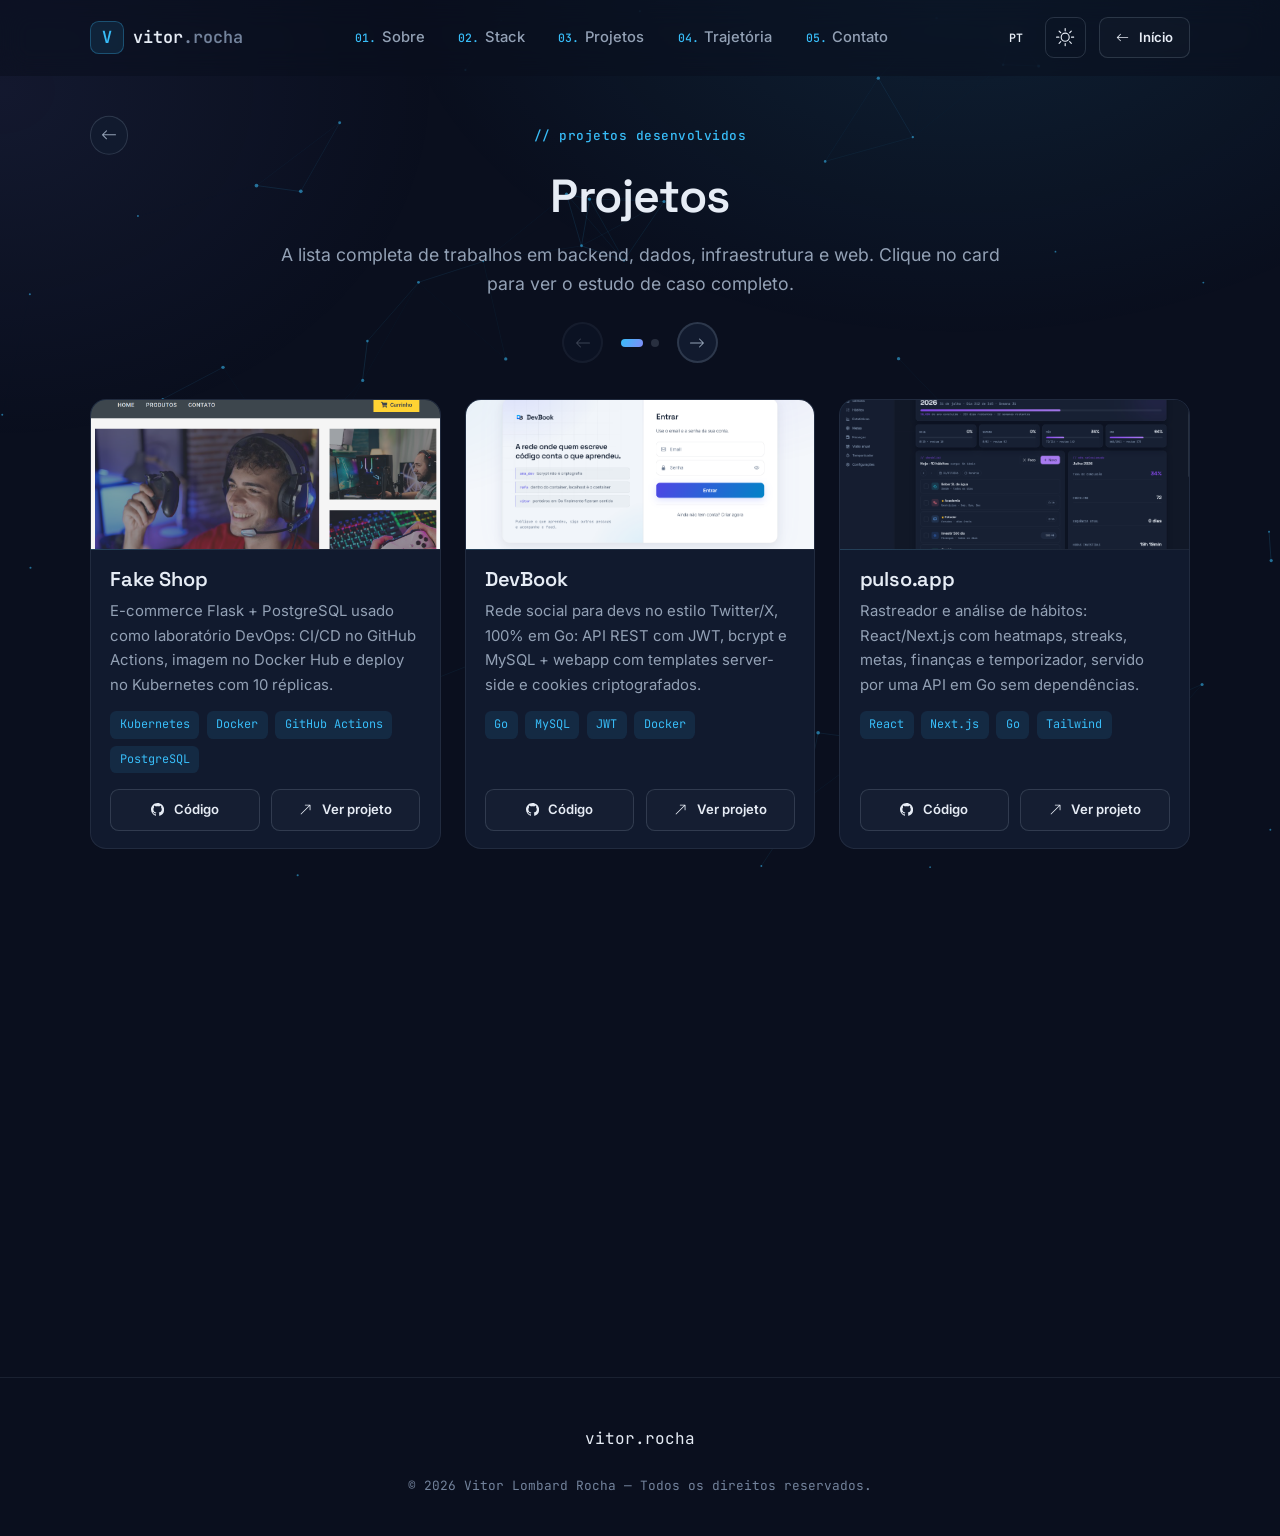
<file: todos-projetos.html>
<!DOCTYPE html>
<html lang="pt-BR">

<head>
    <meta charset="UTF-8">
    <meta name="viewport" content="width=device-width, initial-scale=1.0">
    <meta name="theme-color" content="#0A0F1E">
    <script>(function(){try{if(localStorage.getItem('theme')==='light'){document.documentElement.setAttribute('data-theme','light');}}catch(e){}})();</script>
    <meta name="description"
        content="Todos os projetos de Vitor Lombard Rocha — backend, dados, infraestrutura e web.">

    <!-- Open Graph (preview ao compartilhar) -->
    <meta property="og:title" content="Todos os projetos · Vitor Lombard Rocha">
    <meta property="og:description" content="A lista completa de trabalhos de Vitor Lombard Rocha em backend, dados, infraestrutura e web.">
    <meta property="og:type" content="website">
    <meta property="og:locale" content="pt_BR">
    <meta property="og:url" content="https://www.vitorlombard.com.br/todos-projetos.html">
    <meta property="og:image" content="https://www.vitorlombard.com.br/assets/img/og.png">
    <meta property="og:image:width" content="1200">
    <meta property="og:image:height" content="630">
    <meta property="og:image:alt" content="Vitor Lombard Rocha — Portfólio">
    <meta name="twitter:card" content="summary_large_image">

    <title>Todos os projetos · Vitor Lombard Rocha</title>

    <link rel="icon" type="image/png" href="assets/img/favicon.png">
    <link rel="apple-touch-icon" href="assets/img/apple-touch-icon.png">
    <!-- TROCAR o domínio ao publicar -->
    <link rel="canonical" href="https://www.vitorlombard.com.br/todos-projetos.html">

    <!-- Fontes auto-hospedadas: preload só dos pesos críticos da dobra -->
    <link rel="preload" href="assets/fonts/space-grotesk-600.woff2" as="font" type="font/woff2" crossorigin>
    <link rel="preload" href="assets/fonts/inter-400.woff2" as="font" type="font/woff2" crossorigin>
    <link rel="preload" href="assets/fonts/jetbrains-mono-600.woff2" as="font" type="font/woff2" crossorigin>

    <link rel="stylesheet" href="assets/css/style.css">
</head>

<body>

    <svg width="0" height="0" style="position:absolute" aria-hidden="true" focusable="false">
        <symbol id="i-list" viewBox="0 0 16 16"><path fill="currentColor" d="M2.5 12a.5.5 0 0 1 .5-.5h10a.5.5 0 0 1 0 1H3a.5.5 0 0 1-.5-.5m0-4a.5.5 0 0 1 .5-.5h10a.5.5 0 0 1 0 1H3a.5.5 0 0 1-.5-.5m0-4a.5.5 0 0 1 .5-.5h10a.5.5 0 0 1 0 1H3a.5.5 0 0 1-.5-.5"/></symbol>
        <symbol id="i-sun" viewBox="0 0 16 16"><path fill="currentColor" d="M8 11a3 3 0 1 1 0-6 3 3 0 0 1 0 6m0 1a4 4 0 1 0 0-8 4 4 0 0 0 0 8M8 0a.5.5 0 0 1 .5.5v2a.5.5 0 0 1-1 0v-2A.5.5 0 0 1 8 0m0 13a.5.5 0 0 1 .5.5v2a.5.5 0 0 1-1 0v-2A.5.5 0 0 1 8 13m8-5a.5.5 0 0 1-.5.5h-2a.5.5 0 0 1 0-1h2a.5.5 0 0 1 .5.5M3 8a.5.5 0 0 1-.5.5h-2a.5.5 0 0 1 0-1h2A.5.5 0 0 1 3 8m10.657-5.657a.5.5 0 0 1 0 .707l-1.414 1.415a.5.5 0 1 1-.707-.708l1.414-1.414a.5.5 0 0 1 .707 0m-9.193 9.193a.5.5 0 0 1 0 .707L3.05 13.657a.5.5 0 0 1-.707-.707l1.414-1.414a.5.5 0 0 1 .707 0m9.193 2.121a.5.5 0 0 1-.707 0l-1.414-1.414a.5.5 0 0 1 .707-.707l1.414 1.414a.5.5 0 0 1 0 .707M4.464 4.465a.5.5 0 0 1-.707 0L2.343 3.05a.5.5 0 1 1 .707-.707l1.414 1.414a.5.5 0 0 1 0 .708"/></symbol>
        <symbol id="i-moon" viewBox="0 0 16 16"><path fill="currentColor" d="M6 .278a.77.77 0 0 1 .08.858 7.2 7.2 0 0 0-.878 3.46c0 4.021 3.278 7.277 7.318 7.277q.792-.001 1.533-.16a.79.79 0 0 1 .81.316.73.73 0 0 1-.031.893A8.35 8.35 0 0 1 8.344 16C3.734 16 0 12.286 0 7.71 0 4.266 2.114 1.312 5.124.06A.75.75 0 0 1 6 .278M4.858 1.311A7.27 7.27 0 0 0 1.025 7.71c0 4.02 3.279 7.276 7.319 7.276a7.32 7.32 0 0 0 5.205-2.162q-.506.063-1.029.063c-4.61 0-8.343-3.714-8.343-8.29 0-1.167.242-2.278.681-3.286"/><path fill="currentColor" d="M10.794 3.148a.217.217 0 0 1 .412 0l.387 1.162c.173.518.579.924 1.097 1.097l1.162.387a.217.217 0 0 1 0 .412l-1.162.387a1.73 1.73 0 0 0-1.097 1.097l-.387 1.162a.217.217 0 0 1-.412 0l-.387-1.162A1.73 1.73 0 0 0 9.31 6.593l-1.162-.387a.217.217 0 0 1 0-.412l1.162-.387a1.73 1.73 0 0 0 1.097-1.097zM13.863.099a.145.145 0 0 1 .274 0l.258.774c.115.346.386.617.732.732l.774.258a.145.145 0 0 1 0 .274l-.774.258a1.16 1.16 0 0 0-.732.732l-.258.774a.145.145 0 0 1-.274 0l-.258-.774a1.16 1.16 0 0 0-.732-.732l-.774-.258a.145.145 0 0 1 0-.274l.774-.258c.346-.115.617-.386.732-.732z"/></symbol>
        <symbol id="i-x" viewBox="0 0 16 16"><path fill="currentColor" d="M4.646 4.646a.5.5 0 0 1 .708 0L8 7.293l2.646-2.647a.5.5 0 0 1 .708.708L8.707 8l2.647 2.646a.5.5 0 0 1-.708.708L8 8.707l-2.646 2.647a.5.5 0 0 1-.708-.708L7.293 8 4.646 5.354a.5.5 0 0 1 0-.708"/></symbol>
        <symbol id="i-github" viewBox="0 0 16 16"><path fill="currentColor" d="M8 0C3.58 0 0 3.58 0 8c0 3.54 2.29 6.53 5.47 7.59.4.07.55-.17.55-.38 0-.19-.01-.82-.01-1.49-2.01.37-2.53-.49-2.69-.94-.09-.23-.48-.94-.82-1.13-.28-.15-.68-.52-.01-.53.63-.01 1.08.58 1.23.82.72 1.21 1.87.87 2.33.66.07-.52.28-.87.51-1.07-1.78-.2-3.64-.89-3.64-3.95 0-.87.31-1.59.82-2.15-.08-.2-.36-1.02.08-2.12 0 0 .67-.21 2.2.82.64-.18 1.32-.27 2-.27.68 0 1.36.09 2 .27 1.53-1.04 2.2-.82 2.2-.82.44 1.1.16 1.92.08 2.12.51.56.82 1.27.82 2.15 0 3.07-1.87 3.75-3.65 3.95.29.25.54.73.54 1.48 0 1.07-.01 1.93-.01 2.2 0 .21.15.46.55.38A8.01 8.01 0 0 0 16 8c0-4.42-3.58-8-8-8"/></symbol>
        <symbol id="i-arrow-up-right" viewBox="0 0 16 16"><path fill="currentColor" fill-rule="evenodd" d="M14 2.5a.5.5 0 0 0-.5-.5h-6a.5.5 0 0 0 0 1h4.793L2.146 13.146a.5.5 0 0 0 .708.708L13 3.707V8.5a.5.5 0 0 0 1 0z"/></symbol>
        <symbol id="i-arrow-left" viewBox="0 0 16 16"><path fill="currentColor" fill-rule="evenodd" d="M15 8a.5.5 0 0 0-.5-.5H2.707l3.147-3.146a.5.5 0 1 0-.708-.708l-4 4a.5.5 0 0 0 0 .708l4 4a.5.5 0 0 0 .708-.708L2.707 8.5H14.5A.5.5 0 0 0 15 8"/></symbol>
        <symbol id="i-grid" viewBox="0 0 16 16"><path fill="currentColor" d="M1 2.5A1.5 1.5 0 0 1 2.5 1h3A1.5 1.5 0 0 1 7 2.5v3A1.5 1.5 0 0 1 5.5 7h-3A1.5 1.5 0 0 1 1 5.5zM2.5 2a.5.5 0 0 0-.5.5v3a.5.5 0 0 0 .5.5h3a.5.5 0 0 0 .5-.5v-3a.5.5 0 0 0-.5-.5zM9 2.5A1.5 1.5 0 0 1 10.5 1h3A1.5 1.5 0 0 1 15 2.5v3A1.5 1.5 0 0 1 13.5 7h-3A1.5 1.5 0 0 1 9 5.5zm1.5-.5a.5.5 0 0 0-.5.5v3a.5.5 0 0 0 .5.5h3a.5.5 0 0 0 .5-.5v-3a.5.5 0 0 0-.5-.5zM1 10.5A1.5 1.5 0 0 1 2.5 9h3A1.5 1.5 0 0 1 7 10.5v3A1.5 1.5 0 0 1 5.5 15h-3A1.5 1.5 0 0 1 1 13.5zm1.5-.5a.5.5 0 0 0-.5.5v3a.5.5 0 0 0 .5.5h3a.5.5 0 0 0 .5-.5v-3a.5.5 0 0 0-.5-.5zM9 10.5A1.5 1.5 0 0 1 10.5 9h3a1.5 1.5 0 0 1 1.5 1.5v3a1.5 1.5 0 0 1-1.5 1.5h-3A1.5 1.5 0 0 1 9 13.5z"/></symbol>
    </svg>

    <canvas id="bg-canvas" aria-hidden="true"></canvas>

    <!-- HEADER -->
    <header class="header">
        <div class="container">
            <a href="index.html#hero" class="logo-link" aria-label="Ir para o início">
                <span class="logo-mark">V</span>
                <span>vitor<span class="logo-dim">.rocha</span></span>
            </a>
            <nav class="nav" id="navbar" aria-label="Navegação principal">
                <a href="index.html#sobre"><span class="nav-index">01.</span>Sobre</a>
                <a href="index.html#tecnologias"><span class="nav-index">02.</span>Stack</a>
                <a href="index.html#projetos"><span class="nav-index">03.</span>Projetos</a>
                <a href="index.html#trajetoria"><span class="nav-index">04.</span>Trajetória</a>
                <a href="index.html#contato"><span class="nav-index">05.</span>Contato</a>
            </nav>
            <div class="header-actions">
                <button class="lang-toggle" type="button" aria-label="Mudar idioma para inglês"
                    title="Idioma: Português">
                    <span class="lt-label lt-pt" aria-hidden="true">PT</span>
                    <span class="lt-label lt-en" aria-hidden="true">EN</span>
                </button>
                <button class="theme-toggle" id="theme-toggle" type="button"
                    aria-label="Alternar tema claro e escuro" title="Alternar tema">
                    <svg class="icon ic-sun" aria-hidden="true"><use href="#i-sun"></use></svg>
                    <svg class="icon ic-moon" aria-hidden="true"><use href="#i-moon"></use></svg>
                </button>
                <a href="index.html#hero" class="btn btn--ghost btn--sm">
                    <svg class="icon"><use href="#i-arrow-left"></use></svg>
                    <span>Início</span>
                </a>
                <button class="menu-toggle" id="menu-icon" aria-label="Abrir menu" aria-expanded="false" aria-controls="navbar">
                    <span class="mt-bars" aria-hidden="true"><span></span><span></span><span></span></span>
                </button>
            </div>
        </div>
    </header>

    <main>
        <section class="section section--page-top">
            <div class="container">
                <div class="page-top-row">
                    <a href="index.html#projetos" class="back-round" aria-label="Voltar à seção Projetos" title="Voltar aos projetos">
                        <svg class="icon"><use href="#i-arrow-left"></use></svg>
                    </a>
                    <span class="eyebrow">// projetos desenvolvidos</span>
                </div>

                <div class="section-head center">
                    <h1 class="section-title">Projetos</h1>
                    <p class="section-desc">
                        A lista completa de trabalhos em backend, dados, infraestrutura e web.
                        Clique no card para ver o estudo de caso completo.
                    </p>
                </div>

                <!-- ============================================================
                     CARDS — mesmo estilo da home, empilhados (1 coluna).
                     Gerados a partir da lista única em assets/js/projects.js.
                     Para adicionar/editar um projeto, edite SÓ aquele arquivo.
                     Esta página mostra TODOS os projetos da lista.
                     ============================================================ -->
                <div class="proj-carousel">
                    <!-- Cards gerados por assets/js/projects.js (lista única).
                         Esta página mostra TODOS os projetos. -->
                </div>
            </div>
        </section>
    </main>

        <!-- Barra de progresso de leitura -->
    <div class="scroll-progress" id="scroll-progress" aria-hidden="true"></div>

    <footer class="footer">
        <div class="container">
            <a href="index.html#hero" class="footer-brand">vitor<span class="logo-dim">.rocha</span></a>
            <p class="copyright">© <span data-year>2026</span> Vitor Lombard Rocha — Todos os direitos reservados.</p>
        </div>
    </footer>

    <script src="assets/js/i18n.js" defer></script>
    <script src="assets/js/particles.js" defer></script>
    <script src="assets/js/projects.js" defer></script>
    <script src="assets/js/main.js" defer></script>
    <script src="assets/js/elastic-scroll.js" defer></script>
</body>

</html>
</file>
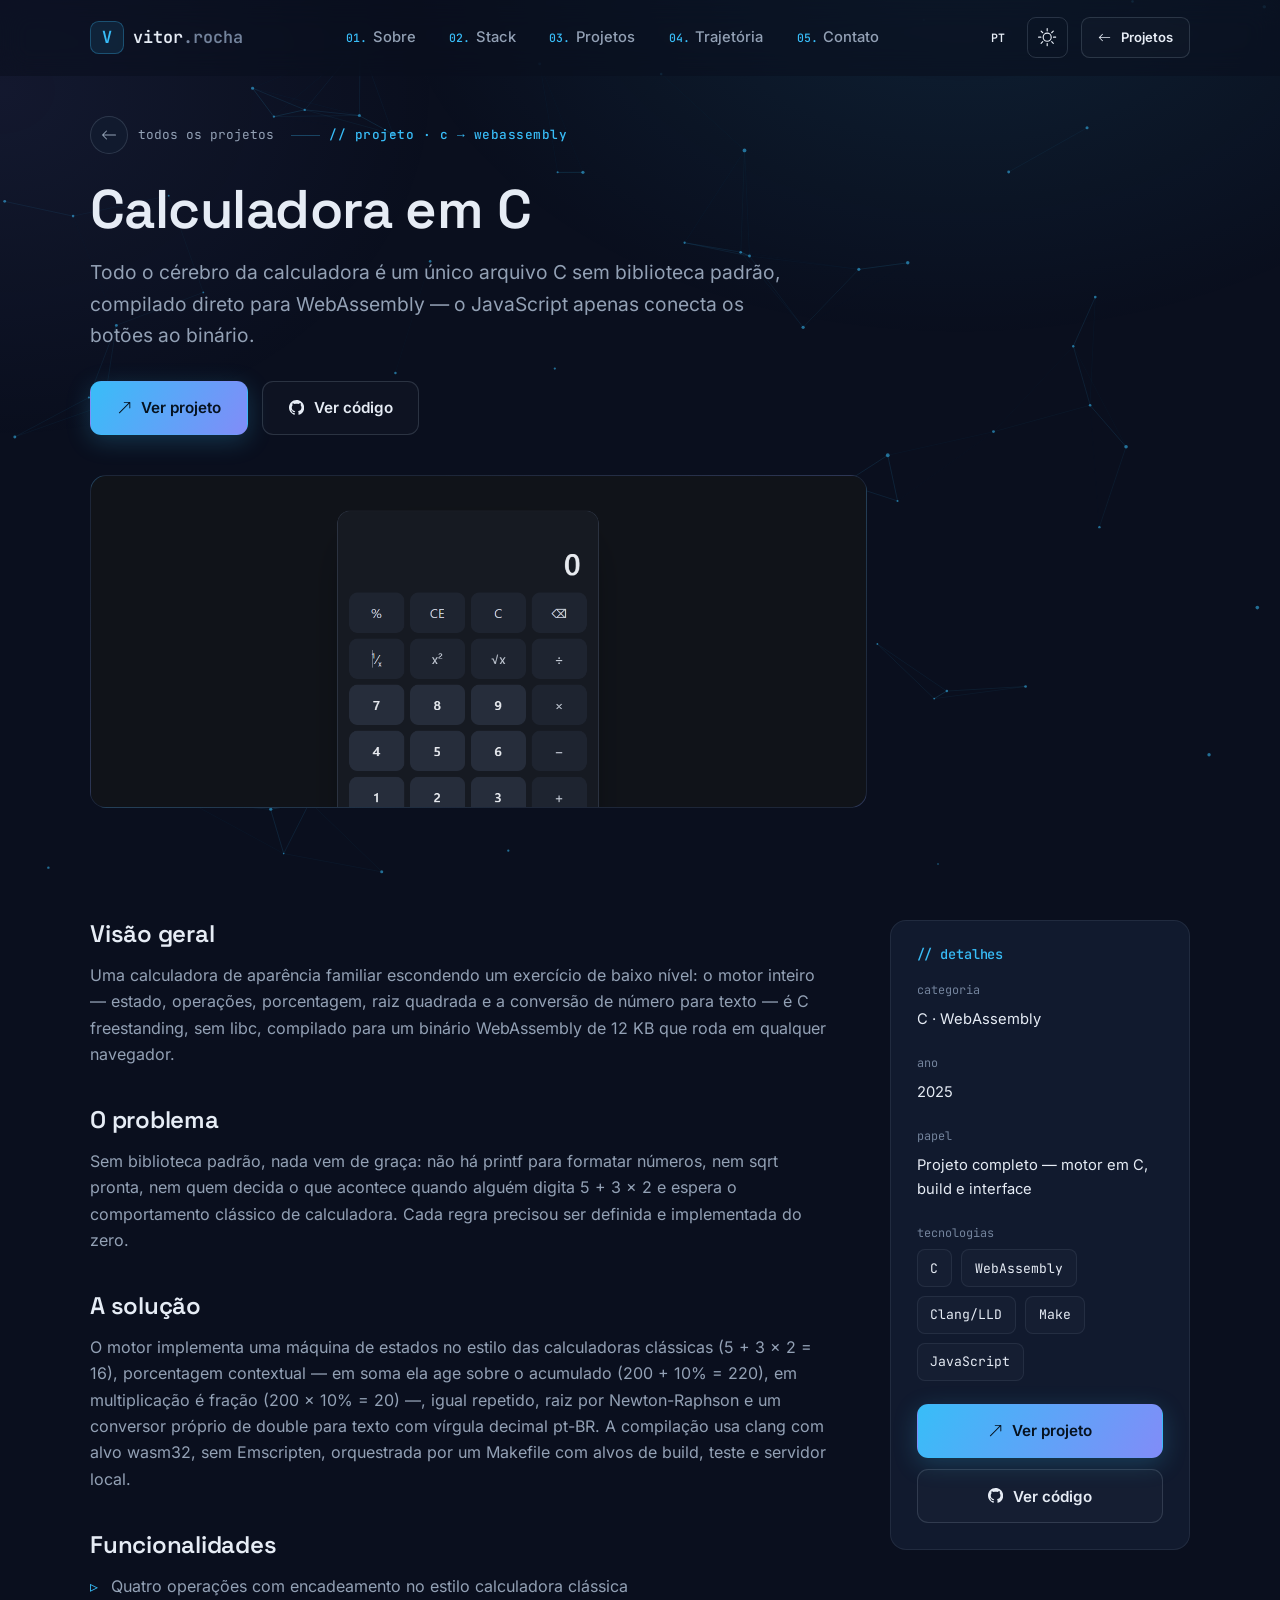
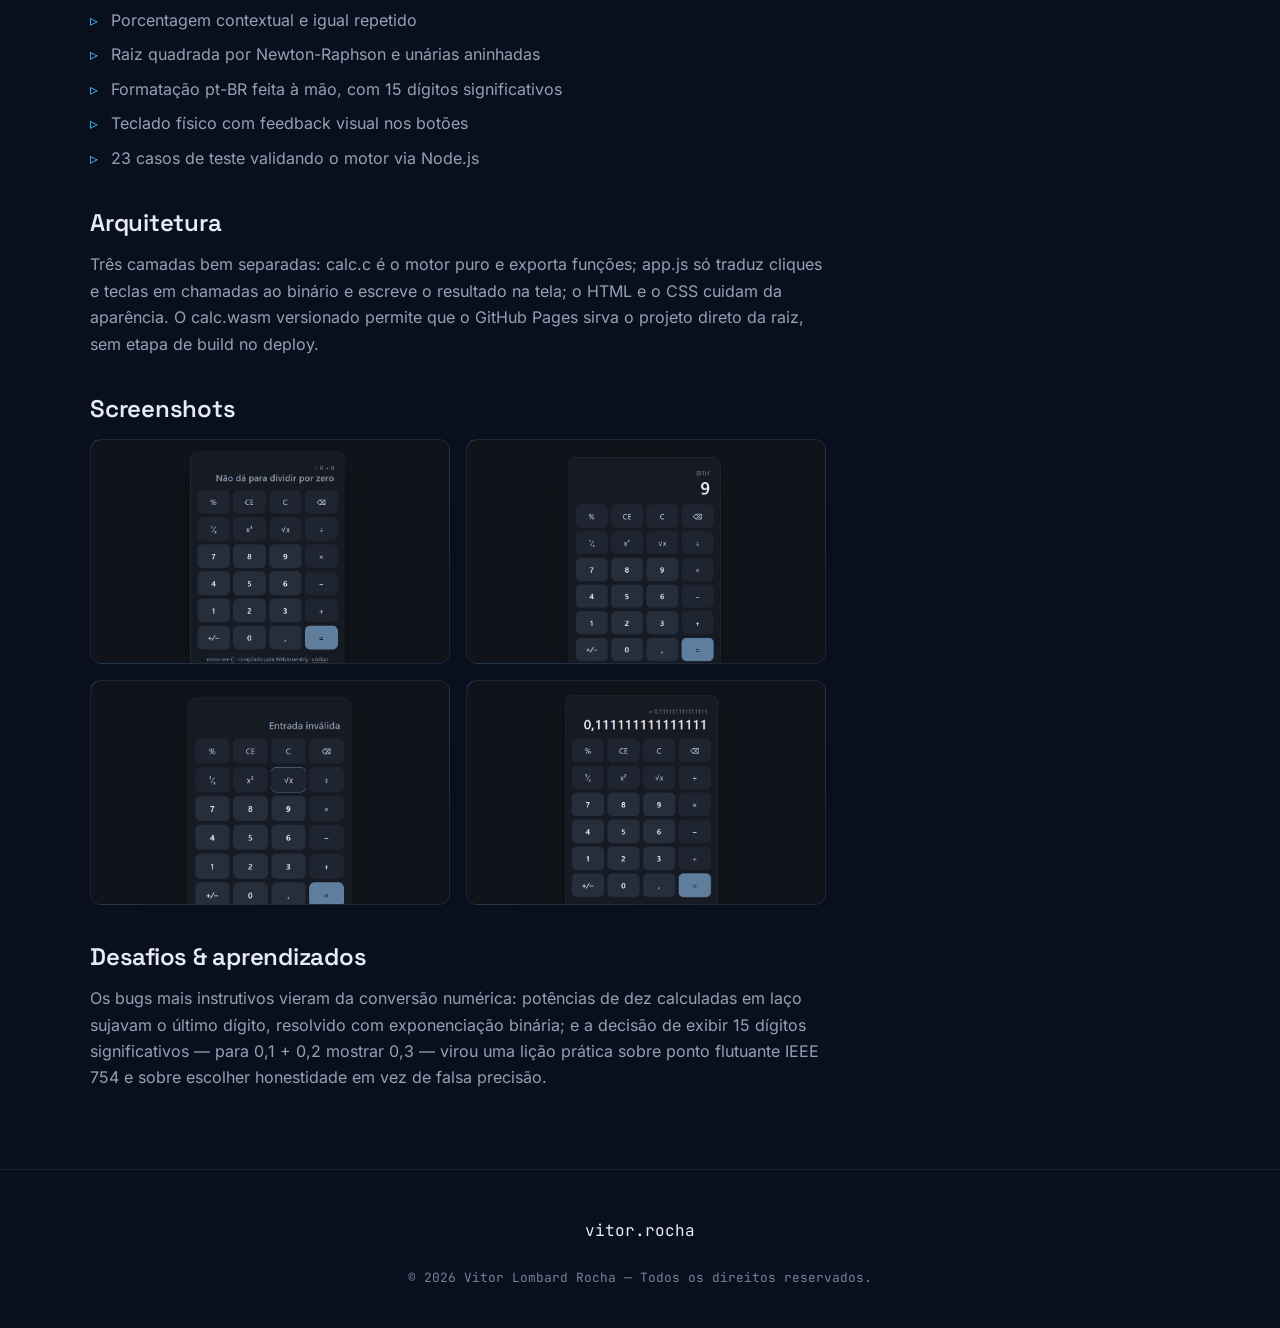
<file: projetos/calculadora-c.html>
<!DOCTYPE html>
<html lang="pt-BR">

<head>
    <meta charset="UTF-8">
    <meta name="viewport" content="width=device-width, initial-scale=1.0">
    <meta name="theme-color" content="#0A0F1E">
    <script>(function(){try{if(localStorage.getItem('theme')==='light'){document.documentElement.setAttribute('data-theme','light');}}catch(e){}})();</script>
    <meta name="description"
        content="Estudo de caso: Calculadora em C — Motor 100% C freestanding compilado para WebAssembly: máquina de estados e formatação pt-BR em 12 KB.">

    <!-- Open Graph (preview ao compartilhar) -->
    <meta property="og:title" content="Calculadora em C — Estudo de caso · Vitor Lombard Rocha">
    <meta property="og:description" content="Motor 100% C freestanding compilado para WebAssembly: máquina de estados e formatação pt-BR em 12 KB.">
    <meta property="og:type" content="article">
    <meta property="og:locale" content="pt_BR">
    <meta property="og:url" content="https://www.vitorlombard.com.br/projetos/calculadora-c.html">
    <meta property="og:image" content="https://www.vitorlombard.com.br/assets/img/og.png">
    <meta property="og:image:width" content="1200">
    <meta property="og:image:height" content="630">
    <meta property="og:image:alt" content="Vitor Lombard Rocha — Portfólio">
    <meta name="twitter:card" content="summary_large_image">

    <title>Calculadora em C — Estudo de caso · Vitor Lombard Rocha</title>

    <link rel="icon" type="image/png" href="../assets/img/favicon.png">
    <link rel="apple-touch-icon" href="../assets/img/apple-touch-icon.png">
    <!-- TROCAR o domínio ao publicar -->
    <link rel="canonical" href="https://www.vitorlombard.com.br/projetos/calculadora-c.html">

    <!-- Fontes auto-hospedadas: preload só dos pesos críticos da dobra -->
    <link rel="preload" href="../assets/fonts/space-grotesk-600.woff2" as="font" type="font/woff2" crossorigin>
    <link rel="preload" href="../assets/fonts/inter-400.woff2" as="font" type="font/woff2" crossorigin>
    <link rel="preload" href="../assets/fonts/jetbrains-mono-600.woff2" as="font" type="font/woff2" crossorigin>

    <link rel="stylesheet" href="../assets/css/style.css">
</head>

<body>

    <svg width="0" height="0" style="position:absolute" aria-hidden="true" focusable="false">
        <symbol id="i-list" viewBox="0 0 16 16"><path fill="currentColor" d="M2.5 12a.5.5 0 0 1 .5-.5h10a.5.5 0 0 1 0 1H3a.5.5 0 0 1-.5-.5m0-4a.5.5 0 0 1 .5-.5h10a.5.5 0 0 1 0 1H3a.5.5 0 0 1-.5-.5m0-4a.5.5 0 0 1 .5-.5h10a.5.5 0 0 1 0 1H3a.5.5 0 0 1-.5-.5"/></symbol>
        <symbol id="i-sun" viewBox="0 0 16 16"><path fill="currentColor" d="M8 11a3 3 0 1 1 0-6 3 3 0 0 1 0 6m0 1a4 4 0 1 0 0-8 4 4 0 0 0 0 8M8 0a.5.5 0 0 1 .5.5v2a.5.5 0 0 1-1 0v-2A.5.5 0 0 1 8 0m0 13a.5.5 0 0 1 .5.5v2a.5.5 0 0 1-1 0v-2A.5.5 0 0 1 8 13m8-5a.5.5 0 0 1-.5.5h-2a.5.5 0 0 1 0-1h2a.5.5 0 0 1 .5.5M3 8a.5.5 0 0 1-.5.5h-2a.5.5 0 0 1 0-1h2A.5.5 0 0 1 3 8m10.657-5.657a.5.5 0 0 1 0 .707l-1.414 1.415a.5.5 0 1 1-.707-.708l1.414-1.414a.5.5 0 0 1 .707 0m-9.193 9.193a.5.5 0 0 1 0 .707L3.05 13.657a.5.5 0 0 1-.707-.707l1.414-1.414a.5.5 0 0 1 .707 0m9.193 2.121a.5.5 0 0 1-.707 0l-1.414-1.414a.5.5 0 0 1 .707-.707l1.414 1.414a.5.5 0 0 1 0 .707M4.464 4.465a.5.5 0 0 1-.707 0L2.343 3.05a.5.5 0 1 1 .707-.707l1.414 1.414a.5.5 0 0 1 0 .708"/></symbol>
        <symbol id="i-moon" viewBox="0 0 16 16"><path fill="currentColor" d="M6 .278a.77.77 0 0 1 .08.858 7.2 7.2 0 0 0-.878 3.46c0 4.021 3.278 7.277 7.318 7.277q.792-.001 1.533-.16a.79.79 0 0 1 .81.316.73.73 0 0 1-.031.893A8.35 8.35 0 0 1 8.344 16C3.734 16 0 12.286 0 7.71 0 4.266 2.114 1.312 5.124.06A.75.75 0 0 1 6 .278M4.858 1.311A7.27 7.27 0 0 0 1.025 7.71c0 4.02 3.279 7.276 7.319 7.276a7.32 7.32 0 0 0 5.205-2.162q-.506.063-1.029.063c-4.61 0-8.343-3.714-8.343-8.29 0-1.167.242-2.278.681-3.286"/><path fill="currentColor" d="M10.794 3.148a.217.217 0 0 1 .412 0l.387 1.162c.173.518.579.924 1.097 1.097l1.162.387a.217.217 0 0 1 0 .412l-1.162.387a1.73 1.73 0 0 0-1.097 1.097l-.387 1.162a.217.217 0 0 1-.412 0l-.387-1.162A1.73 1.73 0 0 0 9.31 6.593l-1.162-.387a.217.217 0 0 1 0-.412l1.162-.387a1.73 1.73 0 0 0 1.097-1.097zM13.863.099a.145.145 0 0 1 .274 0l.258.774c.115.346.386.617.732.732l.774.258a.145.145 0 0 1 0 .274l-.774.258a1.16 1.16 0 0 0-.732.732l-.258.774a.145.145 0 0 1-.274 0l-.258-.774a1.16 1.16 0 0 0-.732-.732l-.774-.258a.145.145 0 0 1 0-.274l.774-.258c.346-.115.617-.386.732-.732z"/></symbol>
        <symbol id="i-x" viewBox="0 0 16 16"><path fill="currentColor" d="M4.646 4.646a.5.5 0 0 1 .708 0L8 7.293l2.646-2.647a.5.5 0 0 1 .708.708L8.707 8l2.647 2.646a.5.5 0 0 1-.708.708L8 8.707l-2.646 2.647a.5.5 0 0 1-.708-.708L7.293 8 4.646 5.354a.5.5 0 0 1 0-.708"/></symbol>
        <symbol id="i-github" viewBox="0 0 16 16"><path fill="currentColor" d="M8 0C3.58 0 0 3.58 0 8c0 3.54 2.29 6.53 5.47 7.59.4.07.55-.17.55-.38 0-.19-.01-.82-.01-1.49-2.01.37-2.53-.49-2.69-.94-.09-.23-.48-.94-.82-1.13-.28-.15-.68-.52-.01-.53.63-.01 1.08.58 1.23.82.72 1.21 1.87.87 2.33.66.07-.52.28-.87.51-1.07-1.78-.2-3.64-.89-3.64-3.95 0-.87.31-1.59.82-2.15-.08-.2-.36-1.02.08-2.12 0 0 .67-.21 2.2.82.64-.18 1.32-.27 2-.27.68 0 1.36.09 2 .27 1.53-1.04 2.2-.82 2.2-.82.44 1.1.16 1.92.08 2.12.51.56.82 1.27.82 2.15 0 3.07-1.87 3.75-3.65 3.95.29.25.54.73.54 1.48 0 1.07-.01 1.93-.01 2.2 0 .21.15.46.55.38A8.01 8.01 0 0 0 16 8c0-4.42-3.58-8-8-8"/></symbol>
        <symbol id="i-arrow-up-right" viewBox="0 0 16 16"><path fill="currentColor" fill-rule="evenodd" d="M14 2.5a.5.5 0 0 0-.5-.5h-6a.5.5 0 0 0 0 1h4.793L2.146 13.146a.5.5 0 0 0 .708.708L13 3.707V8.5a.5.5 0 0 0 1 0z"/></symbol>
        <symbol id="i-arrow-left" viewBox="0 0 16 16"><path fill="currentColor" fill-rule="evenodd" d="M15 8a.5.5 0 0 0-.5-.5H2.707l3.147-3.146a.5.5 0 1 0-.708-.708l-4 4a.5.5 0 0 0 0 .708l4 4a.5.5 0 0 0 .708-.708L2.707 8.5H14.5A.5.5 0 0 0 15 8"/></symbol>
    </svg>

    <canvas id="bg-canvas" aria-hidden="true"></canvas>

    <!-- HEADER simplificado das páginas de projeto -->
    <header class="header">
        <div class="container">
            <a href="../index.html#hero" class="logo-link" aria-label="Ir para o início">
                <span class="logo-mark">V</span>
                <span>vitor<span class="logo-dim">.rocha</span></span>
            </a>
            <nav class="nav" id="navbar" aria-label="Navegação principal">
                <a href="../index.html#sobre"><span class="nav-index">01.</span>Sobre</a>
                <a href="../index.html#tecnologias"><span class="nav-index">02.</span>Stack</a>
                <a href="../index.html#projetos"><span class="nav-index">03.</span>Projetos</a>
                <a href="../index.html#trajetoria"><span class="nav-index">04.</span>Trajetória</a>
                <a href="../index.html#contato"><span class="nav-index">05.</span>Contato</a>
            </nav>
            <div class="header-actions">
                <button class="lang-toggle" type="button" aria-label="Mudar idioma para inglês"
                    title="Idioma: Português">
                    <span class="lt-label lt-pt" aria-hidden="true">PT</span>
                    <span class="lt-label lt-en" aria-hidden="true">EN</span>
                </button>
                <button class="theme-toggle" id="theme-toggle" type="button"
                    aria-label="Alternar tema claro e escuro" title="Alternar tema">
                    <svg class="icon ic-sun" aria-hidden="true"><use href="#i-sun"></use></svg>
                    <svg class="icon ic-moon" aria-hidden="true"><use href="#i-moon"></use></svg>
                </button>
                <a href="../todos-projetos.html" class="btn btn--ghost btn--sm">
                    <svg class="icon"><use href="#i-arrow-left"></use></svg>
                    <span>Projetos</span>
                </a>
                <button class="menu-toggle" id="menu-icon" aria-label="Abrir menu" aria-expanded="false" aria-controls="navbar">
                    <span class="mt-bars" aria-hidden="true"><span></span><span></span><span></span></span>
                </button>
            </div>
        </div>
    </header>

    <main>
        <!-- HERO DO CASE -->
        <section class="case-hero">
            <div class="container">
                <a href="../todos-projetos.html" class="back-link">
                    <span class="back-bubble"><svg class="icon"><use href="#i-arrow-left"></use></svg></span> <span class="back-label">todos os projetos</span>
                </a>

                <span class="eyebrow">// projeto · c → webassembly</span>
                <h1>Calculadora em C</h1>
                <p class="case-sub">
                    Todo o cérebro da calculadora é um único arquivo C sem biblioteca padrão, compilado direto para WebAssembly — o JavaScript apenas conecta os botões ao binário.
                </p>

                <div class="case-actions">
                    <a href="https://vitor-lr.github.io/calculadora-c/" target="_blank" rel="noopener" class="btn btn--primary">
                        <svg class="icon"><use href="#i-arrow-up-right"></use></svg> Ver projeto
                    </a>
                    <a href="https://github.com/Vitor-LR/calculadora-c" target="_blank" rel="noopener" class="btn btn--ghost">
                        <svg class="icon"><use href="#i-github"></use></svg> Ver código
                    </a>
                </div>

                <div class="case-banner">
                    <!-- TROCAR: substitua os arquivos em assets/img/calculadora-c/ pelas capturas reais -->
                    <img src="../assets/img/calculadora-c/banner.png" alt="Banner do projeto Calculadora em C">
                </div>
            </div>
        </section>

        <!-- CORPO DO CASE -->
        <section class="section" style="padding-top: clamp(2.5rem, 5vw, 4rem);">
            <div class="container">
                <div class="case-layout">
                    <article class="case-content">
                        <h2>Visão geral</h2>
                        <p>
                            Uma calculadora de aparência familiar escondendo um exercício de baixo nível: o motor inteiro — estado, operações, porcentagem, raiz quadrada e a conversão de número para texto — é C freestanding, sem libc, compilado para um binário WebAssembly de 12 KB que roda em qualquer navegador.
                        </p>

                        <h2>O problema</h2>
                        <p>
                            Sem biblioteca padrão, nada vem de graça: não há printf para formatar números, nem sqrt pronta, nem quem decida o que acontece quando alguém digita 5 + 3 × 2 e espera o comportamento clássico de calculadora. Cada regra precisou ser definida e implementada do zero.
                        </p>

                        <h2>A solução</h2>
                        <p>
                            O motor implementa uma máquina de estados no estilo das calculadoras clássicas (5 + 3 × 2 = 16), porcentagem contextual — em soma ela age sobre o acumulado (200 + 10% = 220), em multiplicação é fração (200 × 10% = 20) —, igual repetido, raiz por Newton-Raphson e um conversor próprio de double para texto com vírgula decimal pt-BR. A compilação usa clang com alvo wasm32, sem Emscripten, orquestrada por um Makefile com alvos de build, teste e servidor local.
                        </p>

                        <h2>Funcionalidades</h2>
                        <ul>
                            <li>Quatro operações com encadeamento no estilo calculadora clássica</li>
                            <li>Porcentagem contextual e igual repetido</li>
                            <li>Raiz quadrada por Newton-Raphson e unárias aninhadas</li>
                            <li>Formatação pt-BR feita à mão, com 15 dígitos significativos</li>
                            <li>Teclado físico com feedback visual nos botões</li>
                            <li>23 casos de teste validando o motor via Node.js</li>
                        </ul>

                        <h2>Arquitetura</h2>
                        <p>
                            Três camadas bem separadas: calc.c é o motor puro e exporta funções; app.js só traduz cliques e teclas em chamadas ao binário e escreve o resultado na tela; o HTML e o CSS cuidam da aparência. O calc.wasm versionado permite que o GitHub Pages sirva o projeto direto da raiz, sem etapa de build no deploy.
                        </p>

                        <h2>Screenshots</h2>
                        <div class="gallery">
                            <figure><img src="../assets/img/calculadora-c/shot1.png" alt="Calculadora aberta no navegador" loading="lazy"></figure>
                            <figure><img src="../assets/img/calculadora-c/shot2.png" alt="Trecho do motor em C" loading="lazy"></figure>
                            <figure><img src="../assets/img/calculadora-c/shot3.png" alt="Testes passando no terminal" loading="lazy"></figure>
                            <figure><img src="../assets/img/calculadora-c/shot4.png" alt="Makefile com os alvos de build" loading="lazy"></figure>
                        </div>

                        <h2>Desafios &amp; aprendizados</h2>
                        <p>
                            Os bugs mais instrutivos vieram da conversão numérica: potências de dez calculadas em laço sujavam o último dígito, resolvido com exponenciação binária; e a decisão de exibir 15 dígitos significativos — para 0,1 + 0,2 mostrar 0,3 — virou uma lição prática sobre ponto flutuante IEEE 754 e sobre escolher honestidade em vez de falsa precisão.
                        </p>
                    </article>

                    <!-- SIDEBAR -->
                    <aside class="case-aside">
                        <h3>// detalhes</h3>
                        <div class="meta-block">
                            <p class="meta-label">categoria</p>
                            <p class="meta-val">C · WebAssembly</p>
                        </div>
                        <div class="meta-block">
                            <p class="meta-label">ano</p>
                            <p class="meta-val">2025</p>
                        </div>
                        <div class="meta-block">
                            <p class="meta-label">papel</p>
                            <p class="meta-val">Projeto completo — motor em C, build e interface</p>
                        </div>
                        <div class="meta-block">
                            <p class="meta-label">tecnologias</p>
                            <div class="badges">
                                <span class="badge">C</span>
                                <span class="badge">WebAssembly</span>
                                <span class="badge">Clang/LLD</span>
                                <span class="badge">Make</span>
                                <span class="badge">JavaScript</span>
                            </div>
                        </div>
                        <div class="aside-actions">
                        <a href="https://vitor-lr.github.io/calculadora-c/" target="_blank" rel="noopener" class="btn btn--primary btn--block">
                            <svg class="icon"><use href="#i-arrow-up-right"></use></svg>
                            <span class="cta-full">Ver projeto</span><span class="cta-short">Projeto</span>
                        </a>
                        <a href="https://github.com/Vitor-LR/calculadora-c" target="_blank" rel="noopener" class="btn btn--ghost btn--block">
                            <svg class="icon"><use href="#i-github"></use></svg>
                            <span class="cta-full">Ver código</span><span class="cta-short">Código</span>
                        </a>
                    </div>
                    </aside>
                </div>
            </div>
        </section>
    </main>

        <!-- Barra de progresso de leitura -->
    <div class="scroll-progress" id="scroll-progress" aria-hidden="true"></div>

    <footer class="footer">
        <div class="container">
            <a href="../index.html#hero" class="footer-brand">vitor<span class="logo-dim">.rocha</span></a>
            <p class="copyright">© <span data-year>2026</span> Vitor Lombard Rocha — Todos os direitos reservados.</p>
        </div>
    </footer>

    <!-- Lightbox das screenshots -->
    <div class="lightbox" id="lightbox" aria-hidden="true">
        <div class="lightbox-frame" role="dialog" aria-modal="true" aria-label="Screenshot ampliada">
            <button class="lightbox-close" type="button" aria-label="Fechar (Esc)">
                <svg class="icon"><use href="#i-x"></use></svg>
            </button>
            <img alt="">
        </div>
    </div>

    <script src="../assets/js/i18n.js" defer></script>
    <script src="../assets/js/particles.js" defer></script>
    <script src="../assets/js/main.js" defer></script>
    <script src="../assets/js/elastic-scroll.js" defer></script>
    <script src="../assets/js/gallery-modal.js" defer></script>
</body>

</html>
</file>
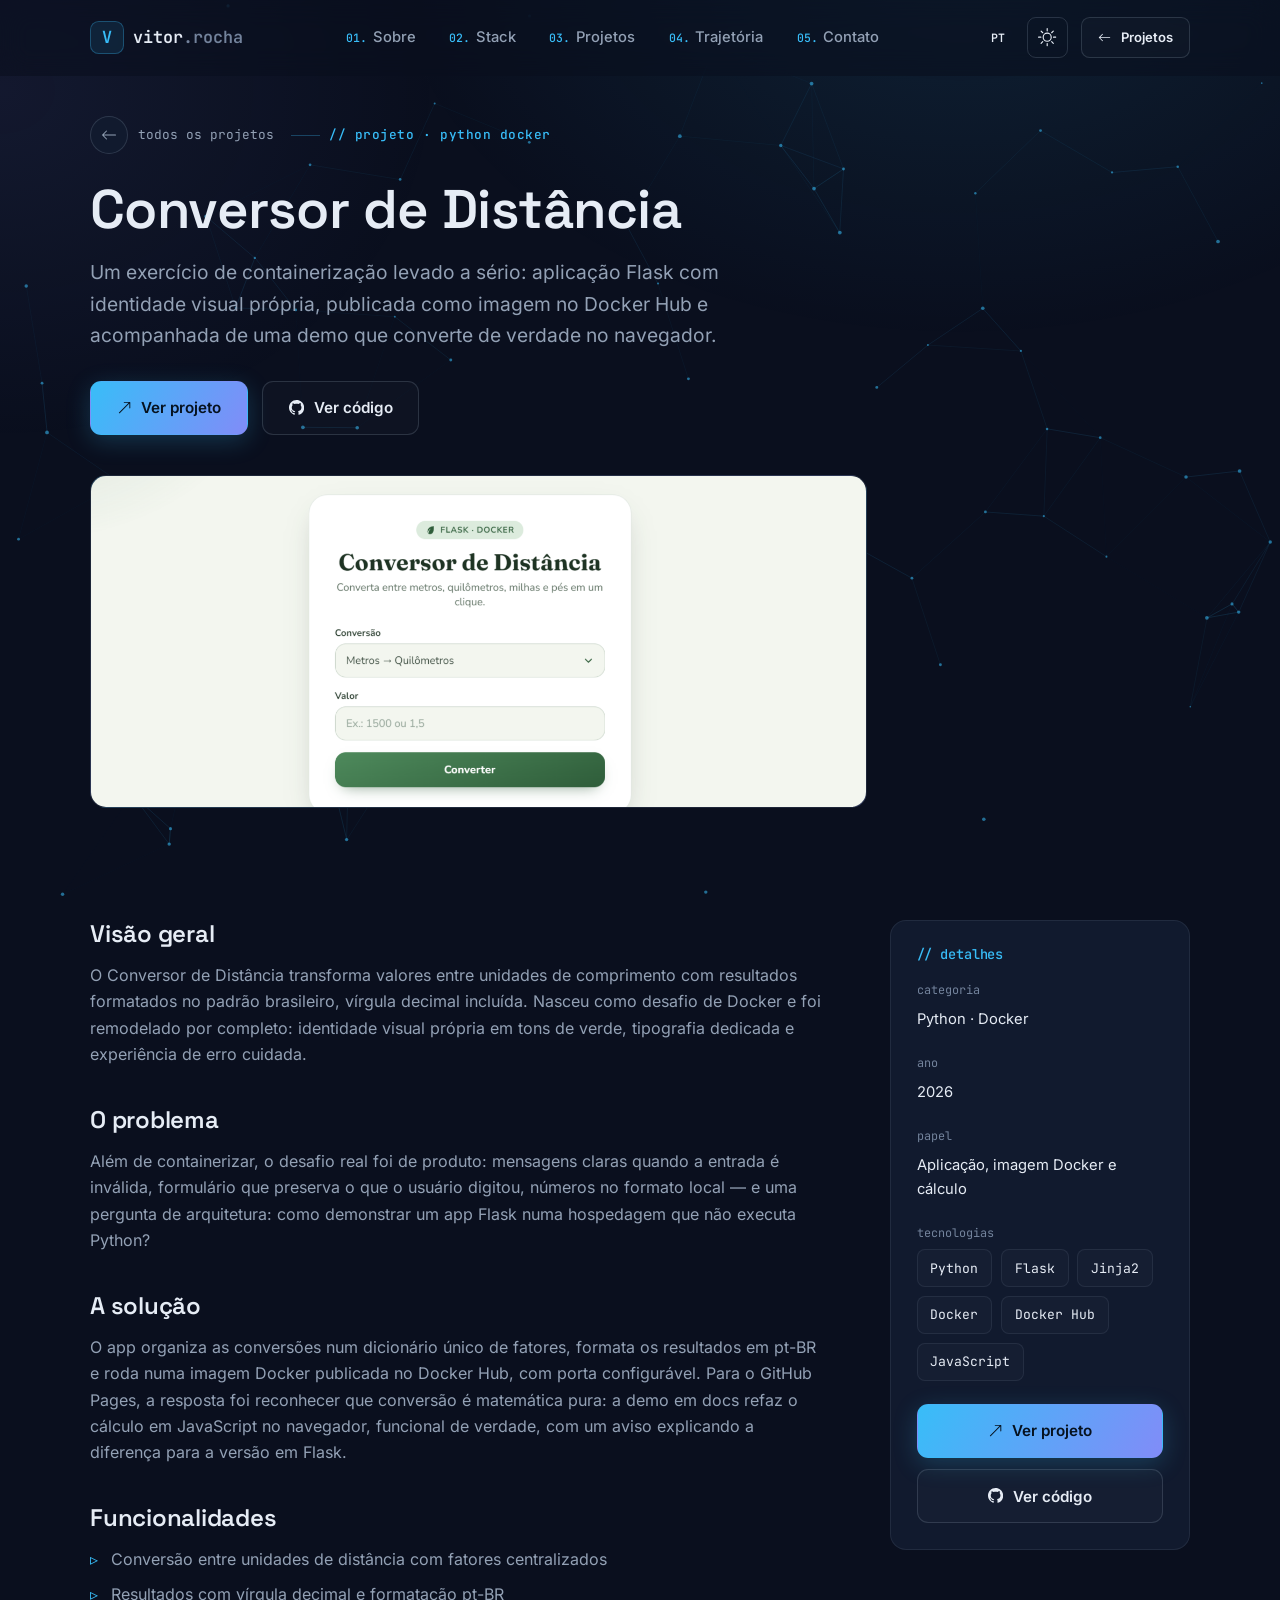
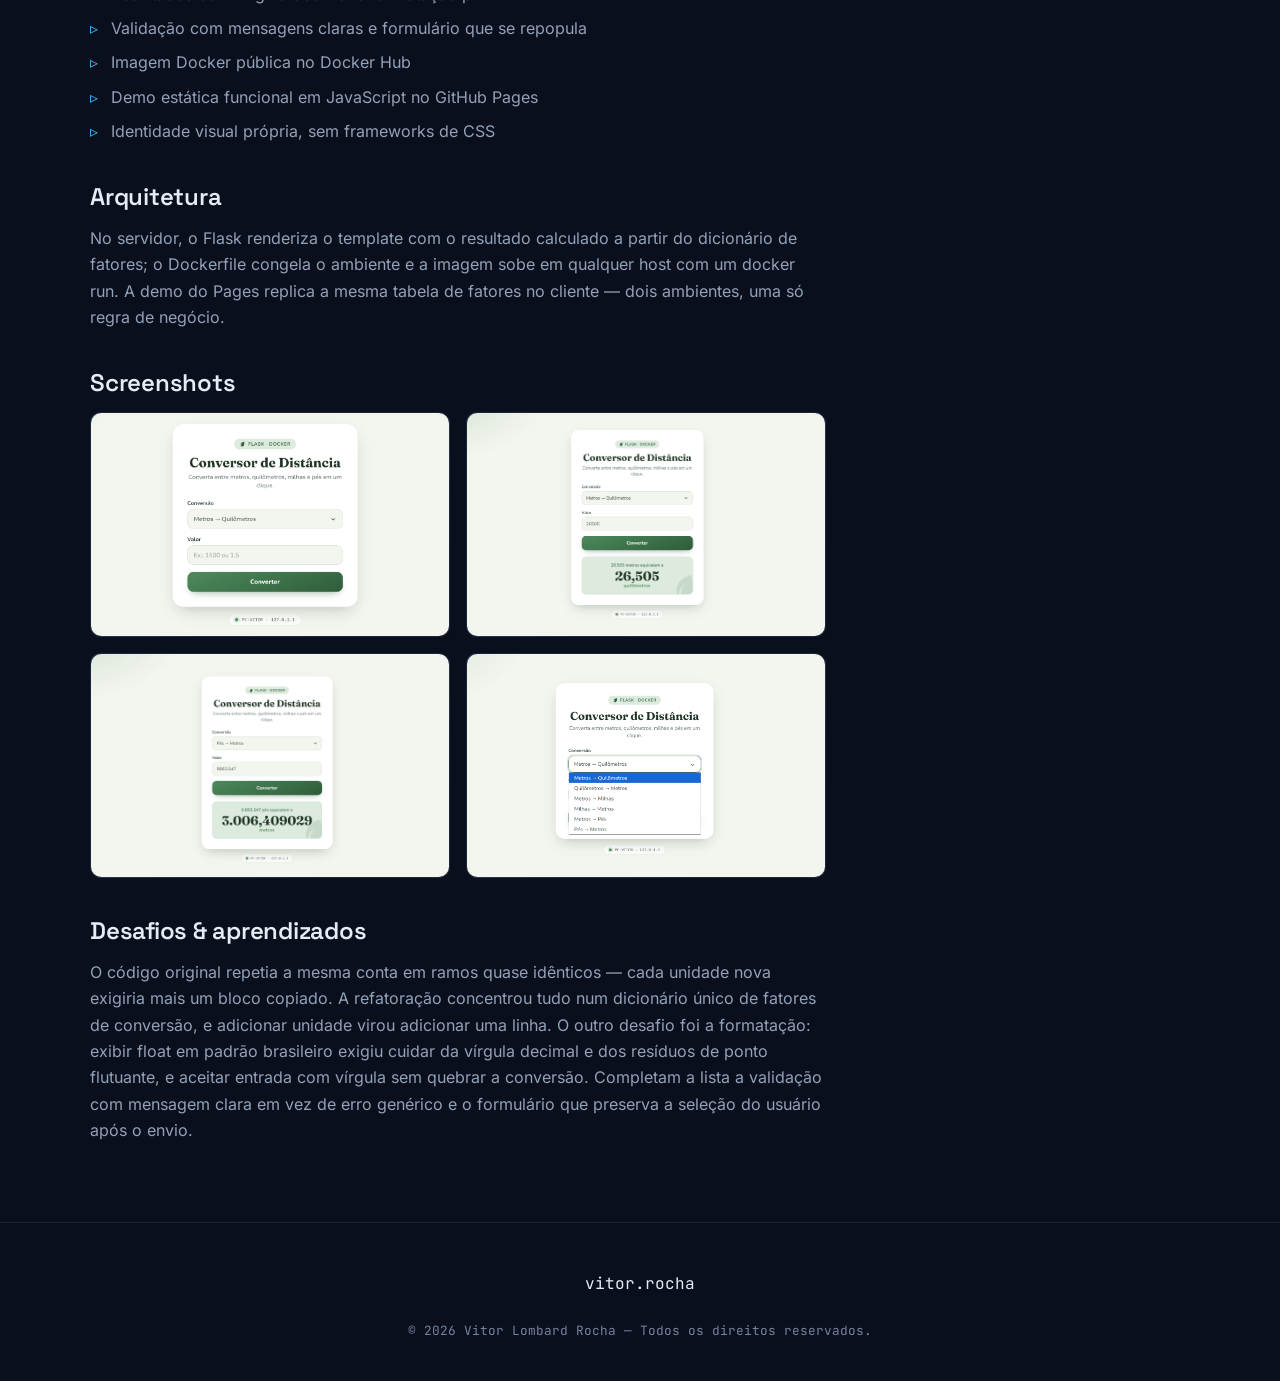
<file: projetos/conversor-distancia.html>
<!DOCTYPE html>
<html lang="pt-BR">

<head>
    <meta charset="UTF-8">
    <meta name="viewport" content="width=device-width, initial-scale=1.0">
    <meta name="theme-color" content="#0A0F1E">
    <script>(function(){try{if(localStorage.getItem('theme')==='light'){document.documentElement.setAttribute('data-theme','light');}}catch(e){}})();</script>
    <meta name="description"
        content="Estudo de caso: Conversor de Distância — Conversor Flask com formatação pt-BR, imagem pública no Docker Hub e demo funcional no Pages.">

    <!-- Open Graph (preview ao compartilhar) -->
    <meta property="og:title" content="Conversor de Distância — Estudo de caso · Vitor Lombard Rocha">
    <meta property="og:description" content="Conversor Flask com formatação pt-BR, imagem pública no Docker Hub e demo funcional no Pages.">
    <meta property="og:type" content="article">
    <meta property="og:locale" content="pt_BR">
    <meta property="og:url" content="https://www.vitorlombard.com.br/projetos/conversor-distancia.html">
    <meta property="og:image" content="https://www.vitorlombard.com.br/assets/img/og.png">
    <meta property="og:image:width" content="1200">
    <meta property="og:image:height" content="630">
    <meta property="og:image:alt" content="Vitor Lombard Rocha — Portfólio">
    <meta name="twitter:card" content="summary_large_image">

    <title>Conversor de Distância — Estudo de caso · Vitor Lombard Rocha</title>

    <link rel="icon" type="image/png" href="../assets/img/favicon.png">
    <link rel="apple-touch-icon" href="../assets/img/apple-touch-icon.png">
    <!-- TROCAR o domínio ao publicar -->
    <link rel="canonical" href="https://www.vitorlombard.com.br/projetos/conversor-distancia.html">

    <!-- Fontes auto-hospedadas: preload só dos pesos críticos da dobra -->
    <link rel="preload" href="../assets/fonts/space-grotesk-600.woff2" as="font" type="font/woff2" crossorigin>
    <link rel="preload" href="../assets/fonts/inter-400.woff2" as="font" type="font/woff2" crossorigin>
    <link rel="preload" href="../assets/fonts/jetbrains-mono-600.woff2" as="font" type="font/woff2" crossorigin>

    <link rel="stylesheet" href="../assets/css/style.css">
</head>

<body>

    <svg width="0" height="0" style="position:absolute" aria-hidden="true" focusable="false">
        <symbol id="i-list" viewBox="0 0 16 16"><path fill="currentColor" d="M2.5 12a.5.5 0 0 1 .5-.5h10a.5.5 0 0 1 0 1H3a.5.5 0 0 1-.5-.5m0-4a.5.5 0 0 1 .5-.5h10a.5.5 0 0 1 0 1H3a.5.5 0 0 1-.5-.5m0-4a.5.5 0 0 1 .5-.5h10a.5.5 0 0 1 0 1H3a.5.5 0 0 1-.5-.5"/></symbol>
        <symbol id="i-sun" viewBox="0 0 16 16"><path fill="currentColor" d="M8 11a3 3 0 1 1 0-6 3 3 0 0 1 0 6m0 1a4 4 0 1 0 0-8 4 4 0 0 0 0 8M8 0a.5.5 0 0 1 .5.5v2a.5.5 0 0 1-1 0v-2A.5.5 0 0 1 8 0m0 13a.5.5 0 0 1 .5.5v2a.5.5 0 0 1-1 0v-2A.5.5 0 0 1 8 13m8-5a.5.5 0 0 1-.5.5h-2a.5.5 0 0 1 0-1h2a.5.5 0 0 1 .5.5M3 8a.5.5 0 0 1-.5.5h-2a.5.5 0 0 1 0-1h2A.5.5 0 0 1 3 8m10.657-5.657a.5.5 0 0 1 0 .707l-1.414 1.415a.5.5 0 1 1-.707-.708l1.414-1.414a.5.5 0 0 1 .707 0m-9.193 9.193a.5.5 0 0 1 0 .707L3.05 13.657a.5.5 0 0 1-.707-.707l1.414-1.414a.5.5 0 0 1 .707 0m9.193 2.121a.5.5 0 0 1-.707 0l-1.414-1.414a.5.5 0 0 1 .707-.707l1.414 1.414a.5.5 0 0 1 0 .707M4.464 4.465a.5.5 0 0 1-.707 0L2.343 3.05a.5.5 0 1 1 .707-.707l1.414 1.414a.5.5 0 0 1 0 .708"/></symbol>
        <symbol id="i-moon" viewBox="0 0 16 16"><path fill="currentColor" d="M6 .278a.77.77 0 0 1 .08.858 7.2 7.2 0 0 0-.878 3.46c0 4.021 3.278 7.277 7.318 7.277q.792-.001 1.533-.16a.79.79 0 0 1 .81.316.73.73 0 0 1-.031.893A8.35 8.35 0 0 1 8.344 16C3.734 16 0 12.286 0 7.71 0 4.266 2.114 1.312 5.124.06A.75.75 0 0 1 6 .278M4.858 1.311A7.27 7.27 0 0 0 1.025 7.71c0 4.02 3.279 7.276 7.319 7.276a7.32 7.32 0 0 0 5.205-2.162q-.506.063-1.029.063c-4.61 0-8.343-3.714-8.343-8.29 0-1.167.242-2.278.681-3.286"/><path fill="currentColor" d="M10.794 3.148a.217.217 0 0 1 .412 0l.387 1.162c.173.518.579.924 1.097 1.097l1.162.387a.217.217 0 0 1 0 .412l-1.162.387a1.73 1.73 0 0 0-1.097 1.097l-.387 1.162a.217.217 0 0 1-.412 0l-.387-1.162A1.73 1.73 0 0 0 9.31 6.593l-1.162-.387a.217.217 0 0 1 0-.412l1.162-.387a1.73 1.73 0 0 0 1.097-1.097zM13.863.099a.145.145 0 0 1 .274 0l.258.774c.115.346.386.617.732.732l.774.258a.145.145 0 0 1 0 .274l-.774.258a1.16 1.16 0 0 0-.732.732l-.258.774a.145.145 0 0 1-.274 0l-.258-.774a1.16 1.16 0 0 0-.732-.732l-.774-.258a.145.145 0 0 1 0-.274l.774-.258c.346-.115.617-.386.732-.732z"/></symbol>
        <symbol id="i-x" viewBox="0 0 16 16"><path fill="currentColor" d="M4.646 4.646a.5.5 0 0 1 .708 0L8 7.293l2.646-2.647a.5.5 0 0 1 .708.708L8.707 8l2.647 2.646a.5.5 0 0 1-.708.708L8 8.707l-2.646 2.647a.5.5 0 0 1-.708-.708L7.293 8 4.646 5.354a.5.5 0 0 1 0-.708"/></symbol>
        <symbol id="i-github" viewBox="0 0 16 16"><path fill="currentColor" d="M8 0C3.58 0 0 3.58 0 8c0 3.54 2.29 6.53 5.47 7.59.4.07.55-.17.55-.38 0-.19-.01-.82-.01-1.49-2.01.37-2.53-.49-2.69-.94-.09-.23-.48-.94-.82-1.13-.28-.15-.68-.52-.01-.53.63-.01 1.08.58 1.23.82.72 1.21 1.87.87 2.33.66.07-.52.28-.87.51-1.07-1.78-.2-3.64-.89-3.64-3.95 0-.87.31-1.59.82-2.15-.08-.2-.36-1.02.08-2.12 0 0 .67-.21 2.2.82.64-.18 1.32-.27 2-.27.68 0 1.36.09 2 .27 1.53-1.04 2.2-.82 2.2-.82.44 1.1.16 1.92.08 2.12.51.56.82 1.27.82 2.15 0 3.07-1.87 3.75-3.65 3.95.29.25.54.73.54 1.48 0 1.07-.01 1.93-.01 2.2 0 .21.15.46.55.38A8.01 8.01 0 0 0 16 8c0-4.42-3.58-8-8-8"/></symbol>
        <symbol id="i-arrow-up-right" viewBox="0 0 16 16"><path fill="currentColor" fill-rule="evenodd" d="M14 2.5a.5.5 0 0 0-.5-.5h-6a.5.5 0 0 0 0 1h4.793L2.146 13.146a.5.5 0 0 0 .708.708L13 3.707V8.5a.5.5 0 0 0 1 0z"/></symbol>
        <symbol id="i-arrow-left" viewBox="0 0 16 16"><path fill="currentColor" fill-rule="evenodd" d="M15 8a.5.5 0 0 0-.5-.5H2.707l3.147-3.146a.5.5 0 1 0-.708-.708l-4 4a.5.5 0 0 0 0 .708l4 4a.5.5 0 0 0 .708-.708L2.707 8.5H14.5A.5.5 0 0 0 15 8"/></symbol>
    </svg>

    <canvas id="bg-canvas" aria-hidden="true"></canvas>

    <!-- HEADER simplificado das páginas de projeto -->
    <header class="header">
        <div class="container">
            <a href="../index.html#hero" class="logo-link" aria-label="Ir para o início">
                <span class="logo-mark">V</span>
                <span>vitor<span class="logo-dim">.rocha</span></span>
            </a>
            <nav class="nav" id="navbar" aria-label="Navegação principal">
                <a href="../index.html#sobre"><span class="nav-index">01.</span>Sobre</a>
                <a href="../index.html#tecnologias"><span class="nav-index">02.</span>Stack</a>
                <a href="../index.html#projetos"><span class="nav-index">03.</span>Projetos</a>
                <a href="../index.html#trajetoria"><span class="nav-index">04.</span>Trajetória</a>
                <a href="../index.html#contato"><span class="nav-index">05.</span>Contato</a>
            </nav>
            <div class="header-actions">
                <button class="lang-toggle" type="button" aria-label="Mudar idioma para inglês"
                    title="Idioma: Português">
                    <span class="lt-label lt-pt" aria-hidden="true">PT</span>
                    <span class="lt-label lt-en" aria-hidden="true">EN</span>
                </button>
                <button class="theme-toggle" id="theme-toggle" type="button"
                    aria-label="Alternar tema claro e escuro" title="Alternar tema">
                    <svg class="icon ic-sun" aria-hidden="true"><use href="#i-sun"></use></svg>
                    <svg class="icon ic-moon" aria-hidden="true"><use href="#i-moon"></use></svg>
                </button>
                <a href="../todos-projetos.html" class="btn btn--ghost btn--sm">
                    <svg class="icon"><use href="#i-arrow-left"></use></svg>
                    <span>Projetos</span>
                </a>
                <button class="menu-toggle" id="menu-icon" aria-label="Abrir menu" aria-expanded="false" aria-controls="navbar">
                    <span class="mt-bars" aria-hidden="true"><span></span><span></span><span></span></span>
                </button>
            </div>
        </div>
    </header>

    <main>
        <!-- HERO DO CASE -->
        <section class="case-hero">
            <div class="container">
                <a href="../todos-projetos.html" class="back-link">
                    <span class="back-bubble"><svg class="icon"><use href="#i-arrow-left"></use></svg></span> <span class="back-label">todos os projetos</span>
                </a>

                <span class="eyebrow">// projeto · python docker</span>
                <h1>Conversor de Distância</h1>
                <p class="case-sub">
                    Um exercício de containerização levado a sério: aplicação Flask com identidade visual própria, publicada como imagem no Docker Hub e acompanhada de uma demo que converte de verdade no navegador.
                </p>

                <div class="case-actions">
                    <a href="https://vitor-lr.github.io/ConversorDistancia/" target="_blank" rel="noopener" class="btn btn--primary">
                        <svg class="icon"><use href="#i-arrow-up-right"></use></svg> Ver projeto
                    </a>
                    <a href="https://github.com/Vitor-LR/ConversorDistancia" target="_blank" rel="noopener" class="btn btn--ghost">
                        <svg class="icon"><use href="#i-github"></use></svg> Ver código
                    </a>
                </div>

                <div class="case-banner">
                    <!-- TROCAR: substitua os arquivos em assets/img/conversor-distancia/ pelas capturas reais -->
                    <img src="../assets/img/conversor-distancia/banner.png" alt="Banner do projeto Conversor de Distância">
                </div>
            </div>
        </section>

        <!-- CORPO DO CASE -->
        <section class="section" style="padding-top: clamp(2.5rem, 5vw, 4rem);">
            <div class="container">
                <div class="case-layout">
                    <article class="case-content">
                        <h2>Visão geral</h2>
                        <p>
                            O Conversor de Distância transforma valores entre unidades de comprimento com resultados formatados no padrão brasileiro, vírgula decimal incluída. Nasceu como desafio de Docker e foi remodelado por completo: identidade visual própria em tons de verde, tipografia dedicada e experiência de erro cuidada.
                        </p>

                        <h2>O problema</h2>
                        <p>
                            Além de containerizar, o desafio real foi de produto: mensagens claras quando a entrada é inválida, formulário que preserva o que o usuário digitou, números no formato local — e uma pergunta de arquitetura: como demonstrar um app Flask numa hospedagem que não executa Python?
                        </p>

                        <h2>A solução</h2>
                        <p>
                            O app organiza as conversões num dicionário único de fatores, formata os resultados em pt-BR e roda numa imagem Docker publicada no Docker Hub, com porta configurável. Para o GitHub Pages, a resposta foi reconhecer que conversão é matemática pura: a demo em docs refaz o cálculo em JavaScript no navegador, funcional de verdade, com um aviso explicando a diferença para a versão em Flask.
                        </p>

                        <h2>Funcionalidades</h2>
                        <ul>
                            <li>Conversão entre unidades de distância com fatores centralizados</li>
                            <li>Resultados com vírgula decimal e formatação pt-BR</li>
                            <li>Validação com mensagens claras e formulário que se repopula</li>
                            <li>Imagem Docker pública no Docker Hub</li>
                            <li>Demo estática funcional em JavaScript no GitHub Pages</li>
                            <li>Identidade visual própria, sem frameworks de CSS</li>
                        </ul>

                        <h2>Arquitetura</h2>
                        <p>
                            No servidor, o Flask renderiza o template com o resultado calculado a partir do dicionário de fatores; o Dockerfile congela o ambiente e a imagem sobe em qualquer host com um docker run. A demo do Pages replica a mesma tabela de fatores no cliente — dois ambientes, uma só regra de negócio.
                        </p>

                        <h2>Screenshots</h2>
                        <div class="gallery">
                            <figure><img src="../assets/img/conversor-distancia/shot1.png" alt="Conversor com resultado calculado" loading="lazy"></figure>
                            <figure><img src="../assets/img/conversor-distancia/shot2.png" alt="Demo estática no GitHub Pages" loading="lazy"></figure>
                            <figure><img src="../assets/img/conversor-distancia/shot3.png" alt="Imagem no Docker Hub" loading="lazy"></figure>
                            <figure><img src="../assets/img/conversor-distancia/shot4.png" alt="Execução com docker run" loading="lazy"></figure>
                        </div>

                        <h2>Desafios &amp; aprendizados</h2>
                        <p>
                            O código original repetia a mesma conta em ramos quase idênticos — cada unidade nova exigiria mais um bloco copiado. A refatoração concentrou tudo num dicionário único de fatores de conversão, e adicionar unidade virou adicionar uma linha. O outro desafio foi a formatação: exibir float em padrão brasileiro exigiu cuidar da vírgula decimal e dos resíduos de ponto flutuante, e aceitar entrada com vírgula sem quebrar a conversão. Completam a lista a validação com mensagem clara em vez de erro genérico e o formulário que preserva a seleção do usuário após o envio.
                        </p>
                    </article>

                    <!-- SIDEBAR -->
                    <aside class="case-aside">
                        <h3>// detalhes</h3>
                        <div class="meta-block">
                            <p class="meta-label">categoria</p>
                            <p class="meta-val">Python · Docker</p>
                        </div>
                        <div class="meta-block">
                            <p class="meta-label">ano</p>
                            <p class="meta-val">2026</p>
                        </div>
                        <div class="meta-block">
                            <p class="meta-label">papel</p>
                            <p class="meta-val">Aplicação, imagem Docker e cálculo</p>
                        </div>
                        <div class="meta-block">
                            <p class="meta-label">tecnologias</p>
                            <div class="badges">
                                <span class="badge">Python</span>
                                <span class="badge">Flask</span>
                                <span class="badge">Jinja2</span>
                                <span class="badge">Docker</span>
                                <span class="badge">Docker Hub</span>
                                <span class="badge">JavaScript</span>
                            </div>
                        </div>
                        <div class="aside-actions">
                        <a href="https://vitor-lr.github.io/ConversorDistancia/" target="_blank" rel="noopener" class="btn btn--primary btn--block">
                            <svg class="icon"><use href="#i-arrow-up-right"></use></svg>
                            <span class="cta-full">Ver projeto</span><span class="cta-short">Projeto</span>
                        </a>
                        <a href="https://github.com/Vitor-LR/ConversorDistancia" target="_blank" rel="noopener" class="btn btn--ghost btn--block">
                            <svg class="icon"><use href="#i-github"></use></svg>
                            <span class="cta-full">Ver código</span><span class="cta-short">Código</span>
                        </a>
                    </div>
                    </aside>
                </div>
            </div>
        </section>
    </main>

        <!-- Barra de progresso de leitura -->
    <div class="scroll-progress" id="scroll-progress" aria-hidden="true"></div>

    <footer class="footer">
        <div class="container">
            <a href="../index.html#hero" class="footer-brand">vitor<span class="logo-dim">.rocha</span></a>
            <p class="copyright">© <span data-year>2026</span> Vitor Lombard Rocha — Todos os direitos reservados.</p>
        </div>
    </footer>

    <!-- Lightbox das screenshots -->
    <div class="lightbox" id="lightbox" aria-hidden="true">
        <div class="lightbox-frame" role="dialog" aria-modal="true" aria-label="Screenshot ampliada">
            <button class="lightbox-close" type="button" aria-label="Fechar (Esc)">
                <svg class="icon"><use href="#i-x"></use></svg>
            </button>
            <img alt="">
        </div>
    </div>

    <script src="../assets/js/i18n.js" defer></script>
    <script src="../assets/js/particles.js" defer></script>
    <script src="../assets/js/main.js" defer></script>
    <script src="../assets/js/elastic-scroll.js" defer></script>
    <script src="../assets/js/gallery-modal.js" defer></script>
</body>

</html>
</file>
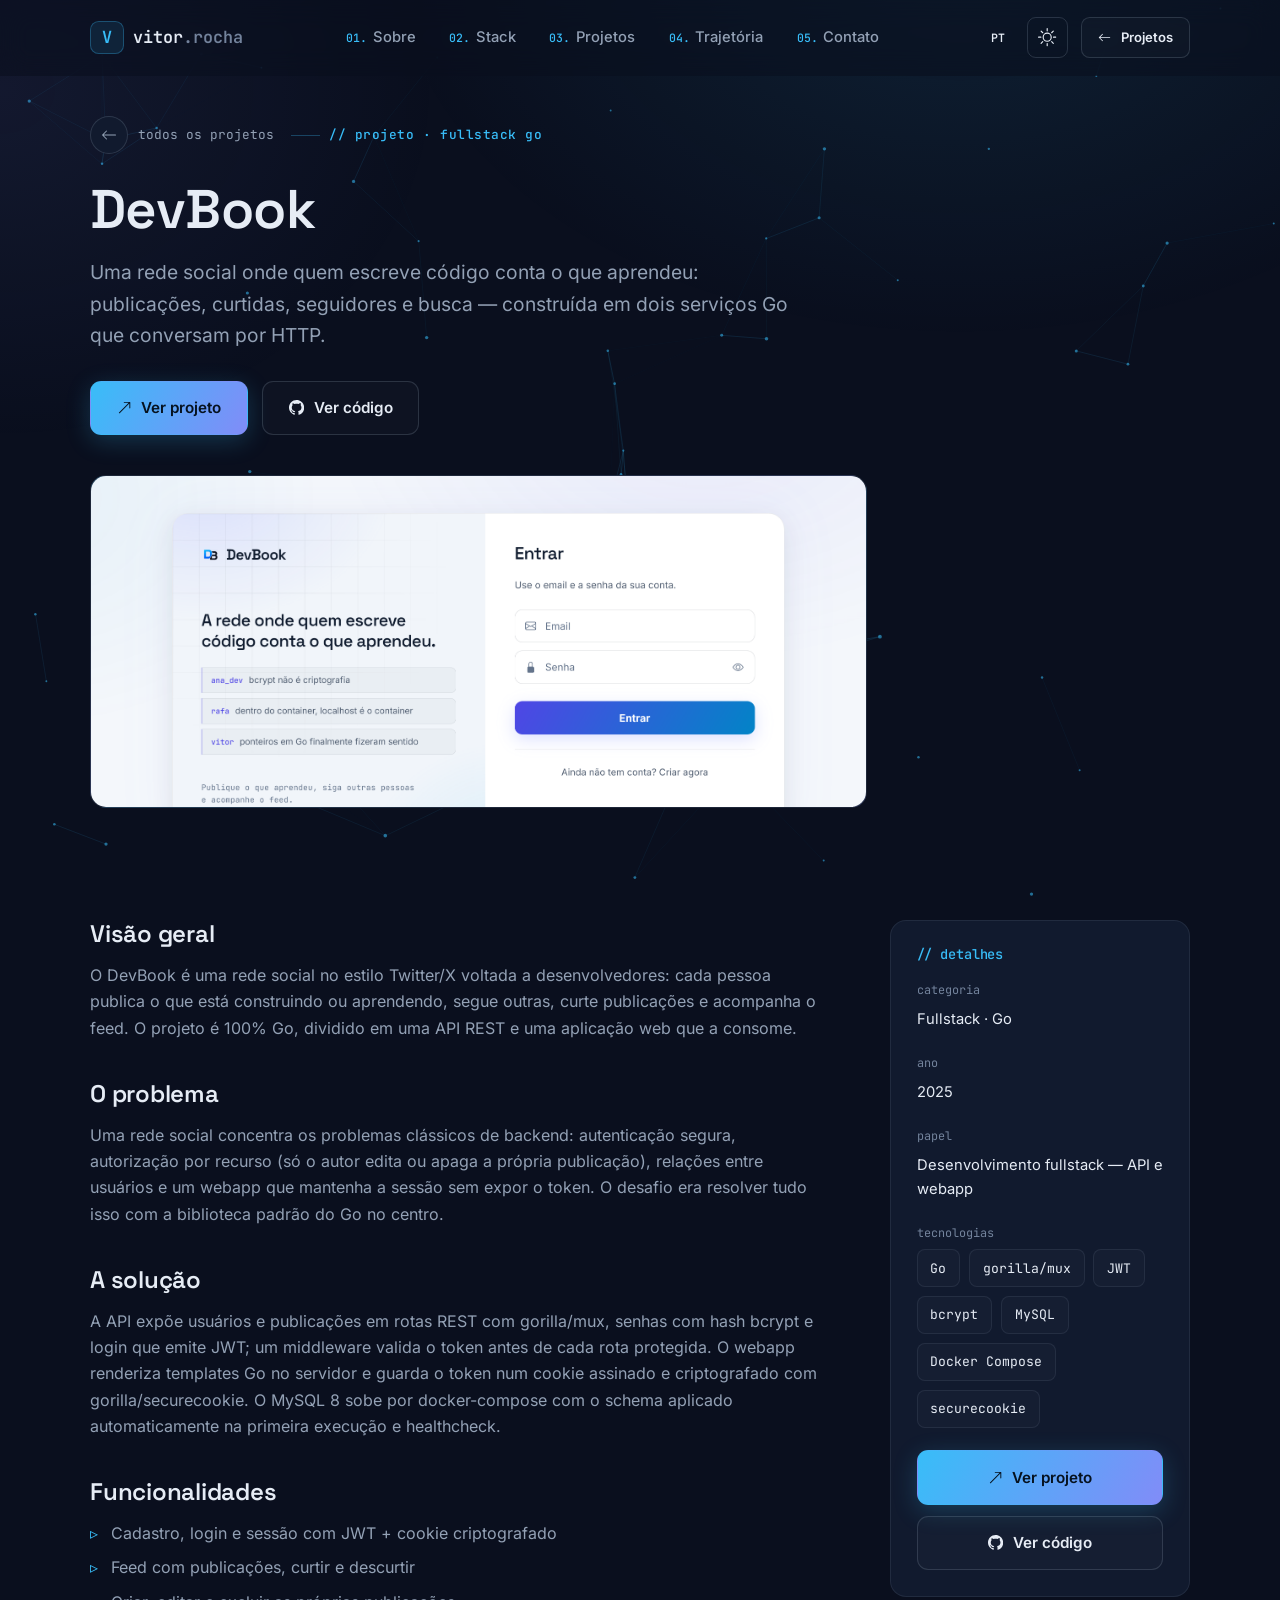
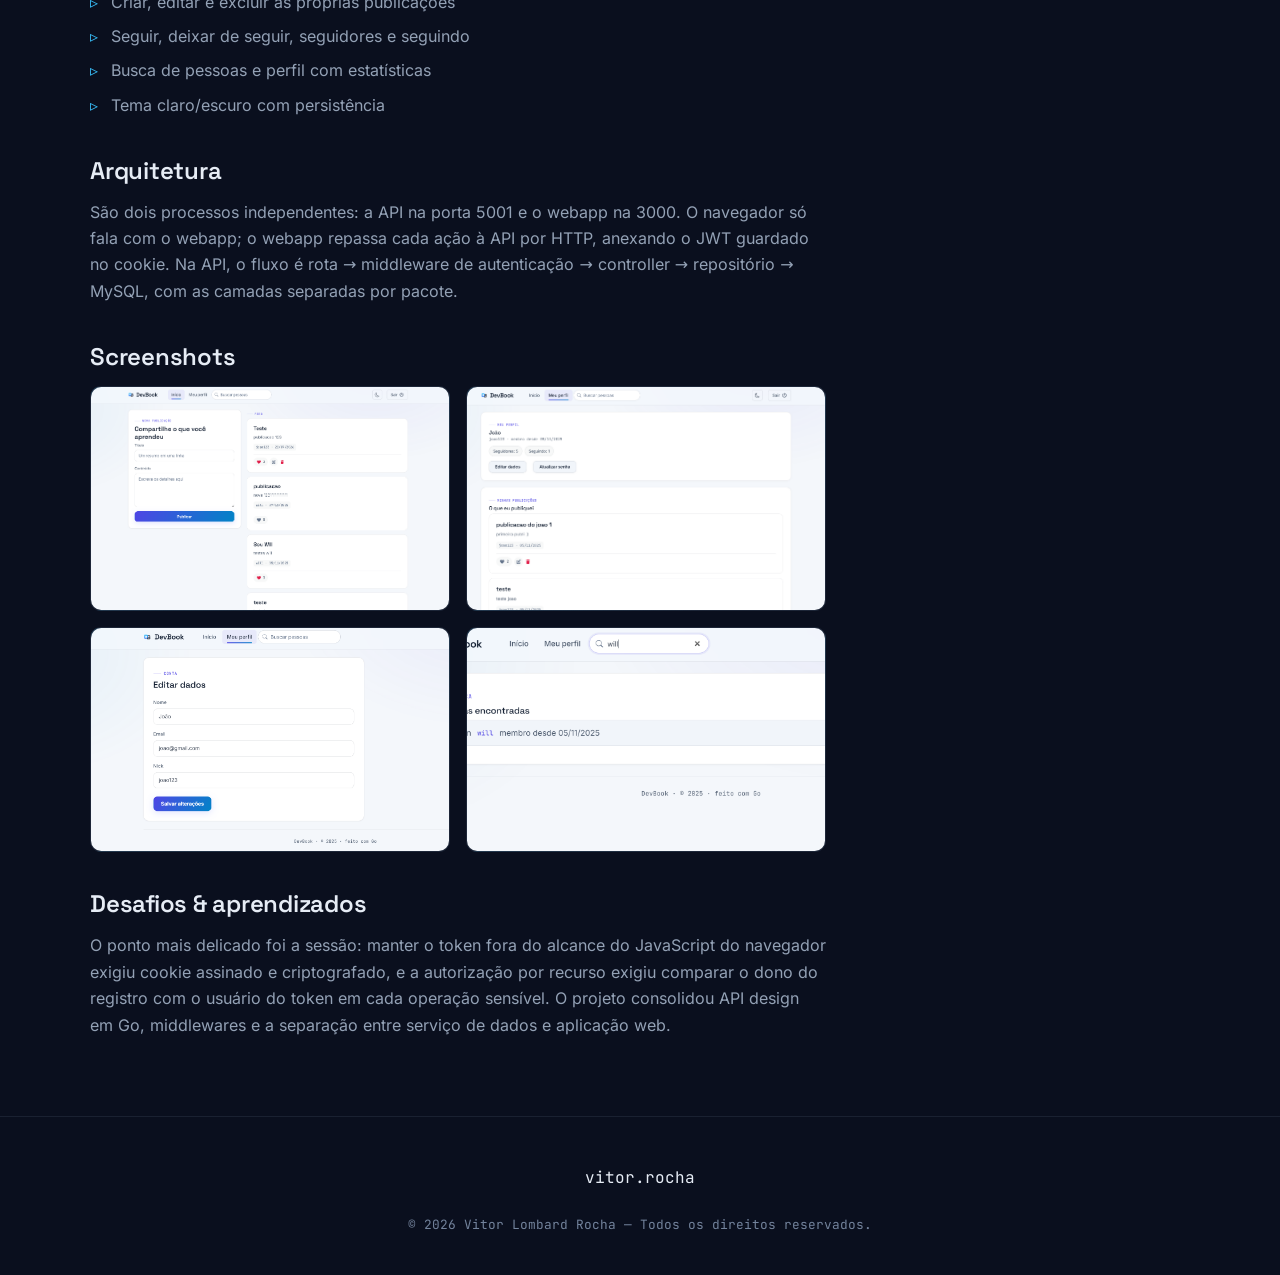
<file: projetos/devbook.html>
<!DOCTYPE html>
<html lang="pt-BR">

<head>
    <meta charset="UTF-8">
    <meta name="viewport" content="width=device-width, initial-scale=1.0">
    <meta name="theme-color" content="#0A0F1E">
    <script>(function(){try{if(localStorage.getItem('theme')==='light'){document.documentElement.setAttribute('data-theme','light');}}catch(e){}})();</script>
    <meta name="description"
        content="Estudo de caso: DevBook — Rede social para devs no estilo Twitter/X, 100% em Go: API REST + webapp com templates server-side.">

    <!-- Open Graph (preview ao compartilhar) -->
    <meta property="og:title" content="DevBook — Estudo de caso · Vitor Lombard Rocha">
    <meta property="og:description" content="Rede social para devs no estilo Twitter/X, 100% em Go: API REST + webapp com templates server-side.">
    <meta property="og:type" content="article">
    <meta property="og:locale" content="pt_BR">
    <meta property="og:url" content="https://www.vitorlombard.com.br/projetos/devbook.html">
    <meta property="og:image" content="https://www.vitorlombard.com.br/assets/img/og.png">
    <meta property="og:image:width" content="1200">
    <meta property="og:image:height" content="630">
    <meta property="og:image:alt" content="Vitor Lombard Rocha — Portfólio">
    <meta name="twitter:card" content="summary_large_image">

    <title>DevBook — Estudo de caso · Vitor Lombard Rocha</title>

    <link rel="icon" type="image/png" href="../assets/img/favicon.png">
    <link rel="apple-touch-icon" href="../assets/img/apple-touch-icon.png">
    <!-- TROCAR o domínio ao publicar -->
    <link rel="canonical" href="https://www.vitorlombard.com.br/projetos/devbook.html">

    <!-- Fontes auto-hospedadas: preload só dos pesos críticos da dobra -->
    <link rel="preload" href="../assets/fonts/space-grotesk-600.woff2" as="font" type="font/woff2" crossorigin>
    <link rel="preload" href="../assets/fonts/inter-400.woff2" as="font" type="font/woff2" crossorigin>
    <link rel="preload" href="../assets/fonts/jetbrains-mono-600.woff2" as="font" type="font/woff2" crossorigin>

    <link rel="stylesheet" href="../assets/css/style.css">
</head>

<body>

    <svg width="0" height="0" style="position:absolute" aria-hidden="true" focusable="false">
        <symbol id="i-list" viewBox="0 0 16 16"><path fill="currentColor" d="M2.5 12a.5.5 0 0 1 .5-.5h10a.5.5 0 0 1 0 1H3a.5.5 0 0 1-.5-.5m0-4a.5.5 0 0 1 .5-.5h10a.5.5 0 0 1 0 1H3a.5.5 0 0 1-.5-.5m0-4a.5.5 0 0 1 .5-.5h10a.5.5 0 0 1 0 1H3a.5.5 0 0 1-.5-.5"/></symbol>
        <symbol id="i-sun" viewBox="0 0 16 16"><path fill="currentColor" d="M8 11a3 3 0 1 1 0-6 3 3 0 0 1 0 6m0 1a4 4 0 1 0 0-8 4 4 0 0 0 0 8M8 0a.5.5 0 0 1 .5.5v2a.5.5 0 0 1-1 0v-2A.5.5 0 0 1 8 0m0 13a.5.5 0 0 1 .5.5v2a.5.5 0 0 1-1 0v-2A.5.5 0 0 1 8 13m8-5a.5.5 0 0 1-.5.5h-2a.5.5 0 0 1 0-1h2a.5.5 0 0 1 .5.5M3 8a.5.5 0 0 1-.5.5h-2a.5.5 0 0 1 0-1h2A.5.5 0 0 1 3 8m10.657-5.657a.5.5 0 0 1 0 .707l-1.414 1.415a.5.5 0 1 1-.707-.708l1.414-1.414a.5.5 0 0 1 .707 0m-9.193 9.193a.5.5 0 0 1 0 .707L3.05 13.657a.5.5 0 0 1-.707-.707l1.414-1.414a.5.5 0 0 1 .707 0m9.193 2.121a.5.5 0 0 1-.707 0l-1.414-1.414a.5.5 0 0 1 .707-.707l1.414 1.414a.5.5 0 0 1 0 .707M4.464 4.465a.5.5 0 0 1-.707 0L2.343 3.05a.5.5 0 1 1 .707-.707l1.414 1.414a.5.5 0 0 1 0 .708"/></symbol>
        <symbol id="i-moon" viewBox="0 0 16 16"><path fill="currentColor" d="M6 .278a.77.77 0 0 1 .08.858 7.2 7.2 0 0 0-.878 3.46c0 4.021 3.278 7.277 7.318 7.277q.792-.001 1.533-.16a.79.79 0 0 1 .81.316.73.73 0 0 1-.031.893A8.35 8.35 0 0 1 8.344 16C3.734 16 0 12.286 0 7.71 0 4.266 2.114 1.312 5.124.06A.75.75 0 0 1 6 .278M4.858 1.311A7.27 7.27 0 0 0 1.025 7.71c0 4.02 3.279 7.276 7.319 7.276a7.32 7.32 0 0 0 5.205-2.162q-.506.063-1.029.063c-4.61 0-8.343-3.714-8.343-8.29 0-1.167.242-2.278.681-3.286"/><path fill="currentColor" d="M10.794 3.148a.217.217 0 0 1 .412 0l.387 1.162c.173.518.579.924 1.097 1.097l1.162.387a.217.217 0 0 1 0 .412l-1.162.387a1.73 1.73 0 0 0-1.097 1.097l-.387 1.162a.217.217 0 0 1-.412 0l-.387-1.162A1.73 1.73 0 0 0 9.31 6.593l-1.162-.387a.217.217 0 0 1 0-.412l1.162-.387a1.73 1.73 0 0 0 1.097-1.097zM13.863.099a.145.145 0 0 1 .274 0l.258.774c.115.346.386.617.732.732l.774.258a.145.145 0 0 1 0 .274l-.774.258a1.16 1.16 0 0 0-.732.732l-.258.774a.145.145 0 0 1-.274 0l-.258-.774a1.16 1.16 0 0 0-.732-.732l-.774-.258a.145.145 0 0 1 0-.274l.774-.258c.346-.115.617-.386.732-.732z"/></symbol>
        <symbol id="i-x" viewBox="0 0 16 16"><path fill="currentColor" d="M4.646 4.646a.5.5 0 0 1 .708 0L8 7.293l2.646-2.647a.5.5 0 0 1 .708.708L8.707 8l2.647 2.646a.5.5 0 0 1-.708.708L8 8.707l-2.646 2.647a.5.5 0 0 1-.708-.708L7.293 8 4.646 5.354a.5.5 0 0 1 0-.708"/></symbol>
        <symbol id="i-github" viewBox="0 0 16 16"><path fill="currentColor" d="M8 0C3.58 0 0 3.58 0 8c0 3.54 2.29 6.53 5.47 7.59.4.07.55-.17.55-.38 0-.19-.01-.82-.01-1.49-2.01.37-2.53-.49-2.69-.94-.09-.23-.48-.94-.82-1.13-.28-.15-.68-.52-.01-.53.63-.01 1.08.58 1.23.82.72 1.21 1.87.87 2.33.66.07-.52.28-.87.51-1.07-1.78-.2-3.64-.89-3.64-3.95 0-.87.31-1.59.82-2.15-.08-.2-.36-1.02.08-2.12 0 0 .67-.21 2.2.82.64-.18 1.32-.27 2-.27.68 0 1.36.09 2 .27 1.53-1.04 2.2-.82 2.2-.82.44 1.1.16 1.92.08 2.12.51.56.82 1.27.82 2.15 0 3.07-1.87 3.75-3.65 3.95.29.25.54.73.54 1.48 0 1.07-.01 1.93-.01 2.2 0 .21.15.46.55.38A8.01 8.01 0 0 0 16 8c0-4.42-3.58-8-8-8"/></symbol>
        <symbol id="i-arrow-up-right" viewBox="0 0 16 16"><path fill="currentColor" fill-rule="evenodd" d="M14 2.5a.5.5 0 0 0-.5-.5h-6a.5.5 0 0 0 0 1h4.793L2.146 13.146a.5.5 0 0 0 .708.708L13 3.707V8.5a.5.5 0 0 0 1 0z"/></symbol>
        <symbol id="i-arrow-left" viewBox="0 0 16 16"><path fill="currentColor" fill-rule="evenodd" d="M15 8a.5.5 0 0 0-.5-.5H2.707l3.147-3.146a.5.5 0 1 0-.708-.708l-4 4a.5.5 0 0 0 0 .708l4 4a.5.5 0 0 0 .708-.708L2.707 8.5H14.5A.5.5 0 0 0 15 8"/></symbol>
    </svg>

    <canvas id="bg-canvas" aria-hidden="true"></canvas>

    <!-- HEADER simplificado das páginas de projeto -->
    <header class="header">
        <div class="container">
            <a href="../index.html#hero" class="logo-link" aria-label="Ir para o início">
                <span class="logo-mark">V</span>
                <span>vitor<span class="logo-dim">.rocha</span></span>
            </a>
            <nav class="nav" id="navbar" aria-label="Navegação principal">
                <a href="../index.html#sobre"><span class="nav-index">01.</span>Sobre</a>
                <a href="../index.html#tecnologias"><span class="nav-index">02.</span>Stack</a>
                <a href="../index.html#projetos"><span class="nav-index">03.</span>Projetos</a>
                <a href="../index.html#trajetoria"><span class="nav-index">04.</span>Trajetória</a>
                <a href="../index.html#contato"><span class="nav-index">05.</span>Contato</a>
            </nav>
            <div class="header-actions">
                <button class="lang-toggle" type="button" aria-label="Mudar idioma para inglês"
                    title="Idioma: Português">
                    <span class="lt-label lt-pt" aria-hidden="true">PT</span>
                    <span class="lt-label lt-en" aria-hidden="true">EN</span>
                </button>
                <button class="theme-toggle" id="theme-toggle" type="button"
                    aria-label="Alternar tema claro e escuro" title="Alternar tema">
                    <svg class="icon ic-sun" aria-hidden="true"><use href="#i-sun"></use></svg>
                    <svg class="icon ic-moon" aria-hidden="true"><use href="#i-moon"></use></svg>
                </button>
                <a href="../todos-projetos.html" class="btn btn--ghost btn--sm">
                    <svg class="icon"><use href="#i-arrow-left"></use></svg>
                    <span>Projetos</span>
                </a>
                <button class="menu-toggle" id="menu-icon" aria-label="Abrir menu" aria-expanded="false" aria-controls="navbar">
                    <span class="mt-bars" aria-hidden="true"><span></span><span></span><span></span></span>
                </button>
            </div>
        </div>
    </header>

    <main>
        <!-- HERO DO CASE -->
        <section class="case-hero">
            <div class="container">
                <a href="../todos-projetos.html" class="back-link">
                    <span class="back-bubble"><svg class="icon"><use href="#i-arrow-left"></use></svg></span> <span class="back-label">todos os projetos</span>
                </a>

                <span class="eyebrow">// projeto · fullstack go</span>
                <h1>DevBook</h1>
                <p class="case-sub">
                    Uma rede social onde quem escreve código conta o que aprendeu: publicações, curtidas, seguidores e busca — construída em dois serviços Go que conversam por HTTP.
                </p>

                <div class="case-actions">
                    <a href="https://vitor-lr.github.io/DevBook/" target="_blank" rel="noopener" class="btn btn--primary">
                        <svg class="icon"><use href="#i-arrow-up-right"></use></svg> Ver projeto
                    </a>
                    <a href="https://github.com/Vitor-LR/DevBook" target="_blank" rel="noopener" class="btn btn--ghost">
                        <svg class="icon"><use href="#i-github"></use></svg> Ver código
                    </a>
                </div>

                <div class="case-banner">
                    <!-- TROCAR: substitua os arquivos em assets/img/devbook/ pelas capturas reais -->
                    <img src="../assets/img/devbook/banner.png" alt="Banner do projeto DevBook">
                </div>
            </div>
        </section>

        <!-- CORPO DO CASE -->
        <section class="section" style="padding-top: clamp(2.5rem, 5vw, 4rem);">
            <div class="container">
                <div class="case-layout">
                    <article class="case-content">
                        <h2>Visão geral</h2>
                        <p>
                            O DevBook é uma rede social no estilo Twitter/X voltada a desenvolvedores: cada pessoa publica o que está construindo ou aprendendo, segue outras, curte publicações e acompanha o feed. O projeto é 100% Go, dividido em uma API REST e uma aplicação web que a consome.
                        </p>

                        <h2>O problema</h2>
                        <p>
                            Uma rede social concentra os problemas clássicos de backend: autenticação segura, autorização por recurso (só o autor edita ou apaga a própria publicação), relações entre usuários e um webapp que mantenha a sessão sem expor o token. O desafio era resolver tudo isso com a biblioteca padrão do Go no centro.
                        </p>

                        <h2>A solução</h2>
                        <p>
                            A API expõe usuários e publicações em rotas REST com gorilla/mux, senhas com hash bcrypt e login que emite JWT; um middleware valida o token antes de cada rota protegida. O webapp renderiza templates Go no servidor e guarda o token num cookie assinado e criptografado com gorilla/securecookie. O MySQL 8 sobe por docker-compose com o schema aplicado automaticamente na primeira execução e healthcheck.
                        </p>

                        <h2>Funcionalidades</h2>
                        <ul>
                            <li>Cadastro, login e sessão com JWT + cookie criptografado</li>
                            <li>Feed com publicações, curtir e descurtir</li>
                            <li>Criar, editar e excluir as próprias publicações</li>
                            <li>Seguir, deixar de seguir, seguidores e seguindo</li>
                            <li>Busca de pessoas e perfil com estatísticas</li>
                            <li>Tema claro/escuro com persistência</li>
                        </ul>

                        <h2>Arquitetura</h2>
                        <p>
                            São dois processos independentes: a API na porta 5001 e o webapp na 3000. O navegador só fala com o webapp; o webapp repassa cada ação à API por HTTP, anexando o JWT guardado no cookie. Na API, o fluxo é rota → middleware de autenticação → controller → repositório → MySQL, com as camadas separadas por pacote.
                        </p>

                        <h2>Screenshots</h2>
                        <div class="gallery">
                            <figure><img src="../assets/img/devbook/shot1.png" alt="Tela de login do DevBook" loading="lazy"></figure>
                            <figure><img src="../assets/img/devbook/shot2.png" alt="Feed com publicações e curtidas" loading="lazy"></figure>
                            <figure><img src="../assets/img/devbook/shot3.png" alt="Perfil com seguidores e seguindo" loading="lazy"></figure>
                            <figure><img src="../assets/img/devbook/shot4.png" alt="Busca de pessoas" loading="lazy"></figure>
                        </div>

                        <h2>Desafios &amp; aprendizados</h2>
                        <p>
                            O ponto mais delicado foi a sessão: manter o token fora do alcance do JavaScript do navegador exigiu cookie assinado e criptografado, e a autorização por recurso exigiu comparar o dono do registro com o usuário do token em cada operação sensível. O projeto consolidou API design em Go, middlewares e a separação entre serviço de dados e aplicação web.
                        </p>
                    </article>

                    <!-- SIDEBAR -->
                    <aside class="case-aside">
                        <h3>// detalhes</h3>
                        <div class="meta-block">
                            <p class="meta-label">categoria</p>
                            <p class="meta-val">Fullstack · Go</p>
                        </div>
                        <div class="meta-block">
                            <p class="meta-label">ano</p>
                            <p class="meta-val">2025</p>
                        </div>
                        <div class="meta-block">
                            <p class="meta-label">papel</p>
                            <p class="meta-val">Desenvolvimento fullstack — API e webapp</p>
                        </div>
                        <div class="meta-block">
                            <p class="meta-label">tecnologias</p>
                            <div class="badges">
                                <span class="badge">Go</span>
                                <span class="badge">gorilla/mux</span>
                                <span class="badge">JWT</span>
                                <span class="badge">bcrypt</span>
                                <span class="badge">MySQL</span>
                                <span class="badge">Docker Compose</span>
                                <span class="badge">securecookie</span>
                            </div>
                        </div>
                        <div class="aside-actions">
                        <a href="https://vitor-lr.github.io/DevBook/" target="_blank" rel="noopener" class="btn btn--primary btn--block">
                            <svg class="icon"><use href="#i-arrow-up-right"></use></svg>
                            <span class="cta-full">Ver projeto</span><span class="cta-short">Projeto</span>
                        </a>
                        <a href="https://github.com/Vitor-LR/DevBook" target="_blank" rel="noopener" class="btn btn--ghost btn--block">
                            <svg class="icon"><use href="#i-github"></use></svg>
                            <span class="cta-full">Ver código</span><span class="cta-short">Código</span>
                        </a>
                    </div>
                    </aside>
                </div>
            </div>
        </section>
    </main>

        <!-- Barra de progresso de leitura -->
    <div class="scroll-progress" id="scroll-progress" aria-hidden="true"></div>

    <footer class="footer">
        <div class="container">
            <a href="../index.html#hero" class="footer-brand">vitor<span class="logo-dim">.rocha</span></a>
            <p class="copyright">© <span data-year>2026</span> Vitor Lombard Rocha — Todos os direitos reservados.</p>
        </div>
    </footer>

    <!-- Lightbox das screenshots -->
    <div class="lightbox" id="lightbox" aria-hidden="true">
        <div class="lightbox-frame" role="dialog" aria-modal="true" aria-label="Screenshot ampliada">
            <button class="lightbox-close" type="button" aria-label="Fechar (Esc)">
                <svg class="icon"><use href="#i-x"></use></svg>
            </button>
            <img alt="">
        </div>
    </div>

    <script src="../assets/js/i18n.js" defer></script>
    <script src="../assets/js/particles.js" defer></script>
    <script src="../assets/js/main.js" defer></script>
    <script src="../assets/js/elastic-scroll.js" defer></script>
    <script src="../assets/js/gallery-modal.js" defer></script>
</body>

</html>
</file>
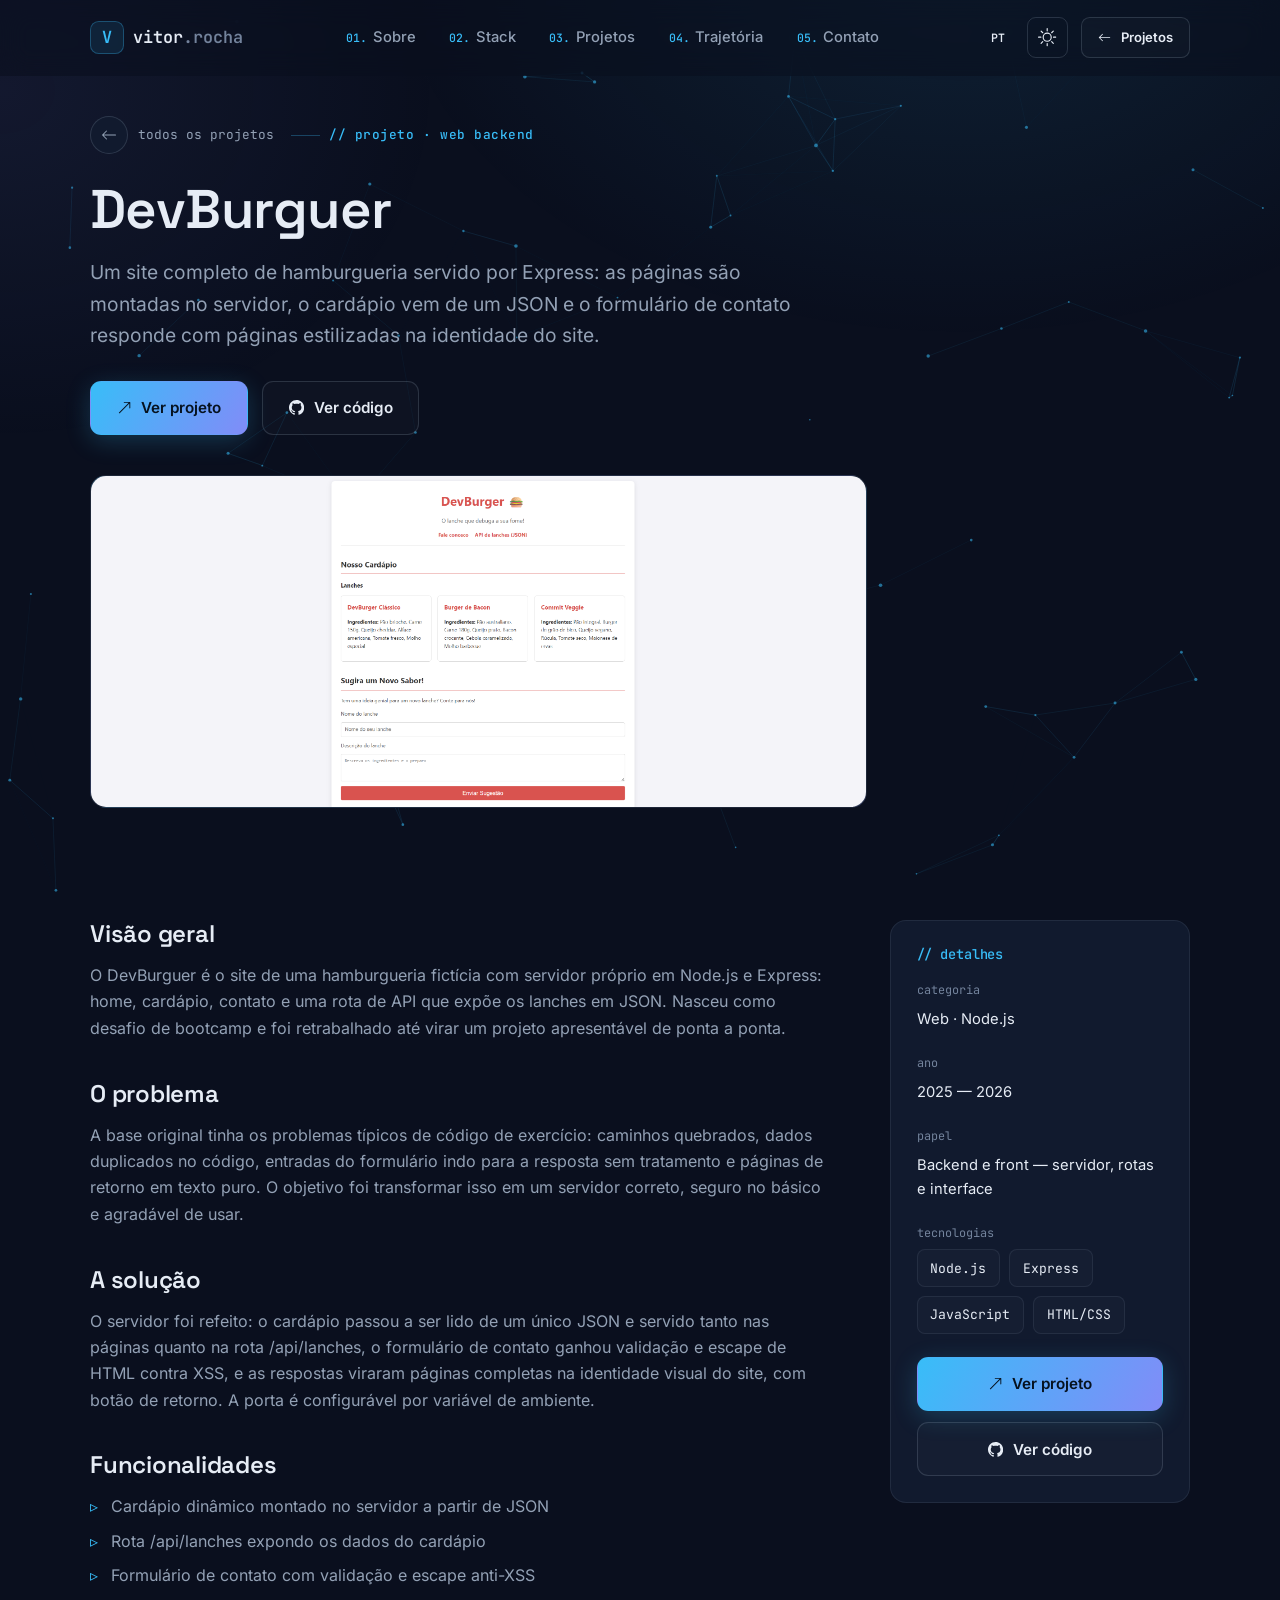
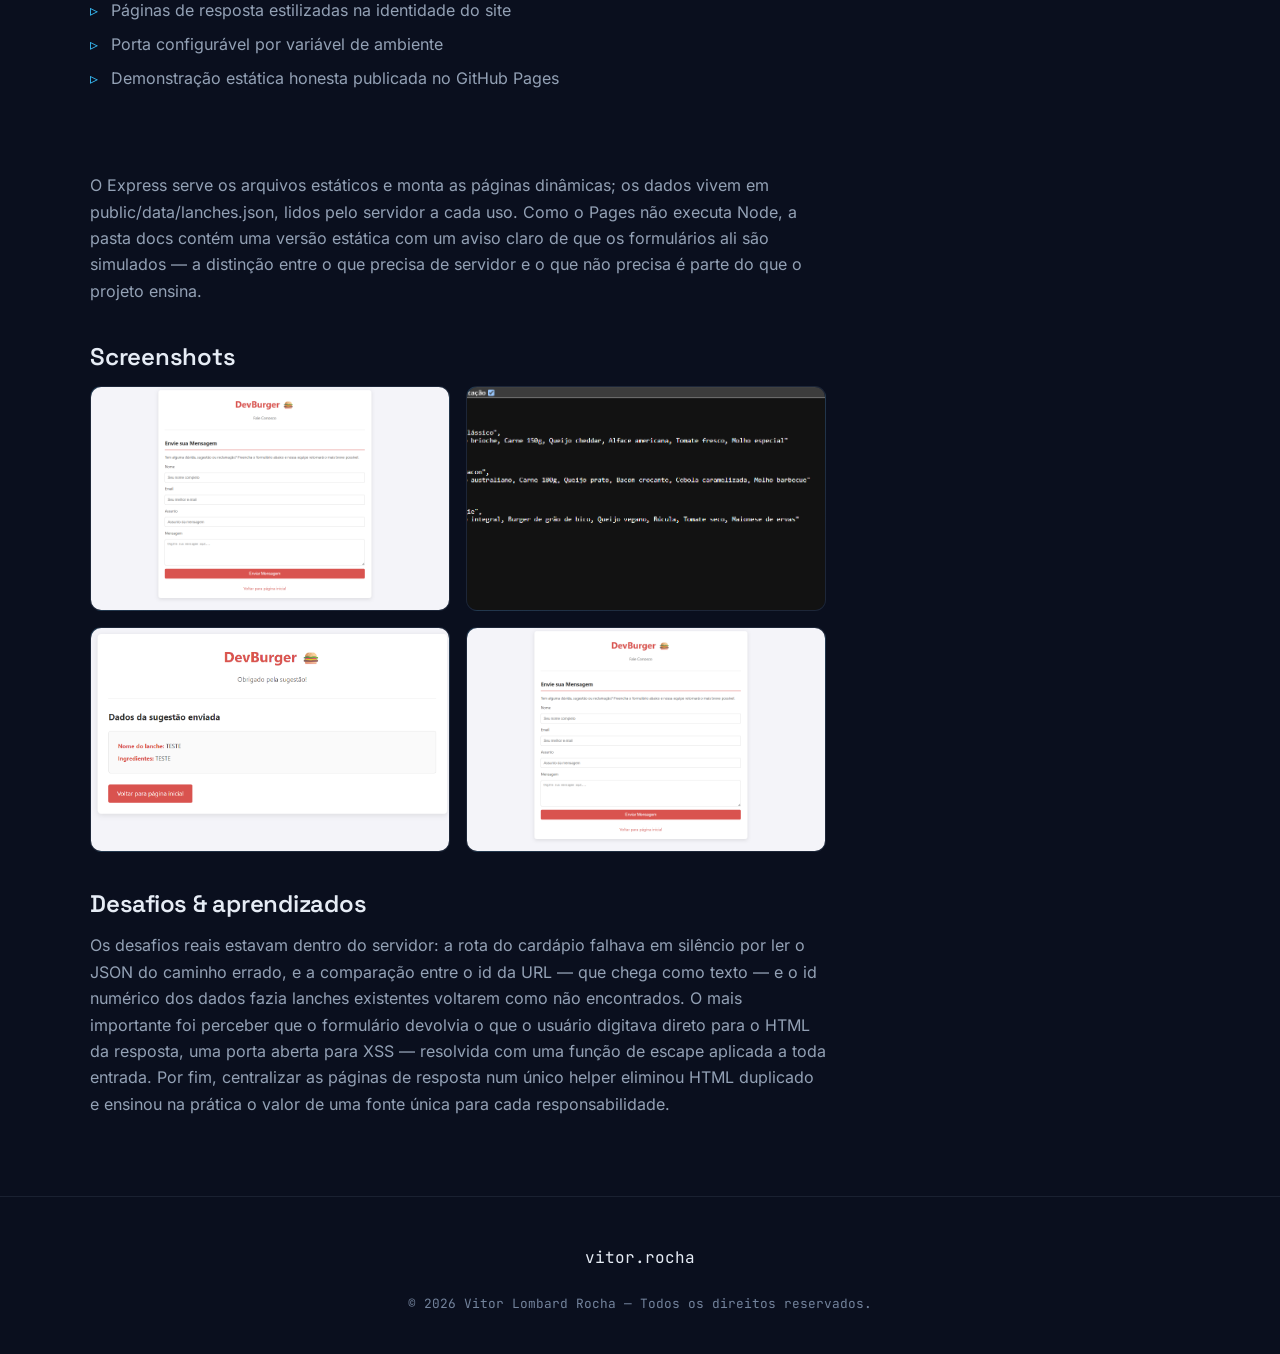
<file: projetos/devburguer.html>
<!DOCTYPE html>
<html lang="pt-BR">

<head>
    <meta charset="UTF-8">
    <meta name="viewport" content="width=device-width, initial-scale=1.0">
    <meta name="theme-color" content="#0A0F1E">
    <script>(function(){try{if(localStorage.getItem('theme')==='light'){document.documentElement.setAttribute('data-theme','light');}}catch(e){}})();</script>
    <meta name="description"
        content="Estudo de caso: DevBurguer — Site de hamburgueria com servidor Node/Express: cardápio via JSON, API e formulário com anti-XSS.">

    <!-- Open Graph (preview ao compartilhar) -->
    <meta property="og:title" content="DevBurguer — Estudo de caso · Vitor Lombard Rocha">
    <meta property="og:description" content="Site de hamburgueria com servidor Node/Express: cardápio via JSON, API e formulário com anti-XSS.">
    <meta property="og:type" content="article">
    <meta property="og:locale" content="pt_BR">
    <meta property="og:url" content="https://www.vitorlombard.com.br/projetos/devburguer.html">
    <meta property="og:image" content="https://www.vitorlombard.com.br/assets/img/og.png">
    <meta property="og:image:width" content="1200">
    <meta property="og:image:height" content="630">
    <meta property="og:image:alt" content="Vitor Lombard Rocha — Portfólio">
    <meta name="twitter:card" content="summary_large_image">

    <title>DevBurguer — Estudo de caso · Vitor Lombard Rocha</title>

    <link rel="icon" type="image/png" href="../assets/img/favicon.png">
    <link rel="apple-touch-icon" href="../assets/img/apple-touch-icon.png">
    <!-- TROCAR o domínio ao publicar -->
    <link rel="canonical" href="https://www.vitorlombard.com.br/projetos/devburguer.html">

    <!-- Fontes auto-hospedadas: preload só dos pesos críticos da dobra -->
    <link rel="preload" href="../assets/fonts/space-grotesk-600.woff2" as="font" type="font/woff2" crossorigin>
    <link rel="preload" href="../assets/fonts/inter-400.woff2" as="font" type="font/woff2" crossorigin>
    <link rel="preload" href="../assets/fonts/jetbrains-mono-600.woff2" as="font" type="font/woff2" crossorigin>

    <link rel="stylesheet" href="../assets/css/style.css">
</head>

<body>

    <svg width="0" height="0" style="position:absolute" aria-hidden="true" focusable="false">
        <symbol id="i-list" viewBox="0 0 16 16"><path fill="currentColor" d="M2.5 12a.5.5 0 0 1 .5-.5h10a.5.5 0 0 1 0 1H3a.5.5 0 0 1-.5-.5m0-4a.5.5 0 0 1 .5-.5h10a.5.5 0 0 1 0 1H3a.5.5 0 0 1-.5-.5m0-4a.5.5 0 0 1 .5-.5h10a.5.5 0 0 1 0 1H3a.5.5 0 0 1-.5-.5"/></symbol>
        <symbol id="i-sun" viewBox="0 0 16 16"><path fill="currentColor" d="M8 11a3 3 0 1 1 0-6 3 3 0 0 1 0 6m0 1a4 4 0 1 0 0-8 4 4 0 0 0 0 8M8 0a.5.5 0 0 1 .5.5v2a.5.5 0 0 1-1 0v-2A.5.5 0 0 1 8 0m0 13a.5.5 0 0 1 .5.5v2a.5.5 0 0 1-1 0v-2A.5.5 0 0 1 8 13m8-5a.5.5 0 0 1-.5.5h-2a.5.5 0 0 1 0-1h2a.5.5 0 0 1 .5.5M3 8a.5.5 0 0 1-.5.5h-2a.5.5 0 0 1 0-1h2A.5.5 0 0 1 3 8m10.657-5.657a.5.5 0 0 1 0 .707l-1.414 1.415a.5.5 0 1 1-.707-.708l1.414-1.414a.5.5 0 0 1 .707 0m-9.193 9.193a.5.5 0 0 1 0 .707L3.05 13.657a.5.5 0 0 1-.707-.707l1.414-1.414a.5.5 0 0 1 .707 0m9.193 2.121a.5.5 0 0 1-.707 0l-1.414-1.414a.5.5 0 0 1 .707-.707l1.414 1.414a.5.5 0 0 1 0 .707M4.464 4.465a.5.5 0 0 1-.707 0L2.343 3.05a.5.5 0 1 1 .707-.707l1.414 1.414a.5.5 0 0 1 0 .708"/></symbol>
        <symbol id="i-moon" viewBox="0 0 16 16"><path fill="currentColor" d="M6 .278a.77.77 0 0 1 .08.858 7.2 7.2 0 0 0-.878 3.46c0 4.021 3.278 7.277 7.318 7.277q.792-.001 1.533-.16a.79.79 0 0 1 .81.316.73.73 0 0 1-.031.893A8.35 8.35 0 0 1 8.344 16C3.734 16 0 12.286 0 7.71 0 4.266 2.114 1.312 5.124.06A.75.75 0 0 1 6 .278M4.858 1.311A7.27 7.27 0 0 0 1.025 7.71c0 4.02 3.279 7.276 7.319 7.276a7.32 7.32 0 0 0 5.205-2.162q-.506.063-1.029.063c-4.61 0-8.343-3.714-8.343-8.29 0-1.167.242-2.278.681-3.286"/><path fill="currentColor" d="M10.794 3.148a.217.217 0 0 1 .412 0l.387 1.162c.173.518.579.924 1.097 1.097l1.162.387a.217.217 0 0 1 0 .412l-1.162.387a1.73 1.73 0 0 0-1.097 1.097l-.387 1.162a.217.217 0 0 1-.412 0l-.387-1.162A1.73 1.73 0 0 0 9.31 6.593l-1.162-.387a.217.217 0 0 1 0-.412l1.162-.387a1.73 1.73 0 0 0 1.097-1.097zM13.863.099a.145.145 0 0 1 .274 0l.258.774c.115.346.386.617.732.732l.774.258a.145.145 0 0 1 0 .274l-.774.258a1.16 1.16 0 0 0-.732.732l-.258.774a.145.145 0 0 1-.274 0l-.258-.774a1.16 1.16 0 0 0-.732-.732l-.774-.258a.145.145 0 0 1 0-.274l.774-.258c.346-.115.617-.386.732-.732z"/></symbol>
        <symbol id="i-x" viewBox="0 0 16 16"><path fill="currentColor" d="M4.646 4.646a.5.5 0 0 1 .708 0L8 7.293l2.646-2.647a.5.5 0 0 1 .708.708L8.707 8l2.647 2.646a.5.5 0 0 1-.708.708L8 8.707l-2.646 2.647a.5.5 0 0 1-.708-.708L7.293 8 4.646 5.354a.5.5 0 0 1 0-.708"/></symbol>
        <symbol id="i-github" viewBox="0 0 16 16"><path fill="currentColor" d="M8 0C3.58 0 0 3.58 0 8c0 3.54 2.29 6.53 5.47 7.59.4.07.55-.17.55-.38 0-.19-.01-.82-.01-1.49-2.01.37-2.53-.49-2.69-.94-.09-.23-.48-.94-.82-1.13-.28-.15-.68-.52-.01-.53.63-.01 1.08.58 1.23.82.72 1.21 1.87.87 2.33.66.07-.52.28-.87.51-1.07-1.78-.2-3.64-.89-3.64-3.95 0-.87.31-1.59.82-2.15-.08-.2-.36-1.02.08-2.12 0 0 .67-.21 2.2.82.64-.18 1.32-.27 2-.27.68 0 1.36.09 2 .27 1.53-1.04 2.2-.82 2.2-.82.44 1.1.16 1.92.08 2.12.51.56.82 1.27.82 2.15 0 3.07-1.87 3.75-3.65 3.95.29.25.54.73.54 1.48 0 1.07-.01 1.93-.01 2.2 0 .21.15.46.55.38A8.01 8.01 0 0 0 16 8c0-4.42-3.58-8-8-8"/></symbol>
        <symbol id="i-arrow-up-right" viewBox="0 0 16 16"><path fill="currentColor" fill-rule="evenodd" d="M14 2.5a.5.5 0 0 0-.5-.5h-6a.5.5 0 0 0 0 1h4.793L2.146 13.146a.5.5 0 0 0 .708.708L13 3.707V8.5a.5.5 0 0 0 1 0z"/></symbol>
        <symbol id="i-arrow-left" viewBox="0 0 16 16"><path fill="currentColor" fill-rule="evenodd" d="M15 8a.5.5 0 0 0-.5-.5H2.707l3.147-3.146a.5.5 0 1 0-.708-.708l-4 4a.5.5 0 0 0 0 .708l4 4a.5.5 0 0 0 .708-.708L2.707 8.5H14.5A.5.5 0 0 0 15 8"/></symbol>
    </svg>

    <canvas id="bg-canvas" aria-hidden="true"></canvas>

    <!-- HEADER simplificado das páginas de projeto -->
    <header class="header">
        <div class="container">
            <a href="../index.html#hero" class="logo-link" aria-label="Ir para o início">
                <span class="logo-mark">V</span>
                <span>vitor<span class="logo-dim">.rocha</span></span>
            </a>
            <nav class="nav" id="navbar" aria-label="Navegação principal">
                <a href="../index.html#sobre"><span class="nav-index">01.</span>Sobre</a>
                <a href="../index.html#tecnologias"><span class="nav-index">02.</span>Stack</a>
                <a href="../index.html#projetos"><span class="nav-index">03.</span>Projetos</a>
                <a href="../index.html#trajetoria"><span class="nav-index">04.</span>Trajetória</a>
                <a href="../index.html#contato"><span class="nav-index">05.</span>Contato</a>
            </nav>
            <div class="header-actions">
                <button class="lang-toggle" type="button" aria-label="Mudar idioma para inglês"
                    title="Idioma: Português">
                    <span class="lt-label lt-pt" aria-hidden="true">PT</span>
                    <span class="lt-label lt-en" aria-hidden="true">EN</span>
                </button>
                <button class="theme-toggle" id="theme-toggle" type="button"
                    aria-label="Alternar tema claro e escuro" title="Alternar tema">
                    <svg class="icon ic-sun" aria-hidden="true"><use href="#i-sun"></use></svg>
                    <svg class="icon ic-moon" aria-hidden="true"><use href="#i-moon"></use></svg>
                </button>
                <a href="../todos-projetos.html" class="btn btn--ghost btn--sm">
                    <svg class="icon"><use href="#i-arrow-left"></use></svg>
                    <span>Projetos</span>
                </a>
                <button class="menu-toggle" id="menu-icon" aria-label="Abrir menu" aria-expanded="false" aria-controls="navbar">
                    <span class="mt-bars" aria-hidden="true"><span></span><span></span><span></span></span>
                </button>
            </div>
        </div>
    </header>

    <main>
        <!-- HERO DO CASE -->
        <section class="case-hero">
            <div class="container">
                <a href="../todos-projetos.html" class="back-link">
                    <span class="back-bubble"><svg class="icon"><use href="#i-arrow-left"></use></svg></span> <span class="back-label">todos os projetos</span>
                </a>

                <span class="eyebrow">// projeto · web backend</span>
                <h1>DevBurguer</h1>
                <p class="case-sub">
                    Um site completo de hamburgueria servido por Express: as páginas são montadas no servidor, o cardápio vem de um JSON e o formulário de contato responde com páginas estilizadas na identidade do site.
                </p>

                <div class="case-actions">
                    <a href="https://vitor-lr.github.io/DevBurguer/" target="_blank" rel="noopener" class="btn btn--primary">
                        <svg class="icon"><use href="#i-arrow-up-right"></use></svg> Ver projeto
                    </a>
                    <a href="https://github.com/Vitor-LR/DevBurguer" target="_blank" rel="noopener" class="btn btn--ghost">
                        <svg class="icon"><use href="#i-github"></use></svg> Ver código
                    </a>
                </div>

                <div class="case-banner">
                    <!-- TROCAR: substitua os arquivos em assets/img/devburguer/ pelas capturas reais -->
                    <img src="../assets/img/devburguer/banner.png" alt="Banner do projeto DevBurguer">
                </div>
            </div>
        </section>

        <!-- CORPO DO CASE -->
        <section class="section" style="padding-top: clamp(2.5rem, 5vw, 4rem);">
            <div class="container">
                <div class="case-layout">
                    <article class="case-content">
                        <h2>Visão geral</h2>
                        <p>
                            O DevBurguer é o site de uma hamburgueria fictícia com servidor próprio em Node.js e Express: home, cardápio, contato e uma rota de API que expõe os lanches em JSON. Nasceu como desafio de bootcamp e foi retrabalhado até virar um projeto apresentável de ponta a ponta.
                        </p>

                        <h2>O problema</h2>
                        <p>
                            A base original tinha os problemas típicos de código de exercício: caminhos quebrados, dados duplicados no código, entradas do formulário indo para a resposta sem tratamento e páginas de retorno em texto puro. O objetivo foi transformar isso em um servidor correto, seguro no básico e agradável de usar.
                        </p>

                        <h2>A solução</h2>
                        <p>
                            O servidor foi refeito: o cardápio passou a ser lido de um único JSON e servido tanto nas páginas quanto na rota /api/lanches, o formulário de contato ganhou validação e escape de HTML contra XSS, e as respostas viraram páginas completas na identidade visual do site, com botão de retorno. A porta é configurável por variável de ambiente.
                        </p>

                        <h2>Funcionalidades</h2>
                        <ul>
                            <li>Cardápio dinâmico montado no servidor a partir de JSON</li>
                            <li>Rota /api/lanches expondo os dados do cardápio</li>
                            <li>Formulário de contato com validação e escape anti-XSS</li>
                            <li>Páginas de resposta estilizadas na identidade do site</li>
                            <li>Porta configurável por variável de ambiente</li>
                            <li>Demonstração estática honesta publicada no GitHub Pages</li>
                        </ul>

                        <h2>Arquitetura</h2>
                        <p>
                            O Express serve os arquivos estáticos e monta as páginas dinâmicas; os dados vivem em public/data/lanches.json, lidos pelo servidor a cada uso. Como o Pages não executa Node, a pasta docs contém uma versão estática com um aviso claro de que os formulários ali são simulados — a distinção entre o que precisa de servidor e o que não precisa é parte do que o projeto ensina.
                        </p>

                        <h2>Screenshots</h2>
                        <div class="gallery">
                            <figure><img src="../assets/img/devburguer/shot1.png" alt="Home do site da hamburgueria" loading="lazy"></figure>
                            <figure><img src="../assets/img/devburguer/shot2.png" alt="Cardápio de lanches" loading="lazy"></figure>
                            <figure><img src="../assets/img/devburguer/shot3.png" alt="Formulário de contato" loading="lazy"></figure>
                            <figure><img src="../assets/img/devburguer/shot4.png" alt="Resposta estilizada do formulário" loading="lazy"></figure>
                        </div>

                        <h2>Desafios &amp; aprendizados</h2>
                        <p>
                            Os desafios reais estavam dentro do servidor: a rota do cardápio falhava em silêncio por ler o JSON do caminho errado, e a comparação entre o id da URL — que chega como texto — e o id numérico dos dados fazia lanches existentes voltarem como não encontrados. O mais importante foi perceber que o formulário devolvia o que o usuário digitava direto para o HTML da resposta, uma porta aberta para XSS — resolvida com uma função de escape aplicada a toda entrada. Por fim, centralizar as páginas de resposta num único helper eliminou HTML duplicado e ensinou na prática o valor de uma fonte única para cada responsabilidade.
                        </p>
                    </article>

                    <!-- SIDEBAR -->
                    <aside class="case-aside">
                        <h3>// detalhes</h3>
                        <div class="meta-block">
                            <p class="meta-label">categoria</p>
                            <p class="meta-val">Web · Node.js</p>
                        </div>
                        <div class="meta-block">
                            <p class="meta-label">ano</p>
                            <p class="meta-val">2025 — 2026</p>
                        </div>
                        <div class="meta-block">
                            <p class="meta-label">papel</p>
                            <p class="meta-val">Backend e front — servidor, rotas e interface</p>
                        </div>
                        <div class="meta-block">
                            <p class="meta-label">tecnologias</p>
                            <div class="badges">
                                <span class="badge">Node.js</span>
                                <span class="badge">Express</span>
                                <span class="badge">JavaScript</span>
                                <span class="badge">HTML/CSS</span>
                            </div>
                        </div>
                        <div class="aside-actions">
                        <a href="https://vitor-lr.github.io/DevBurguer/" target="_blank" rel="noopener" class="btn btn--primary btn--block">
                            <svg class="icon"><use href="#i-arrow-up-right"></use></svg>
                            <span class="cta-full">Ver projeto</span><span class="cta-short">Projeto</span>
                        </a>
                        <a href="https://github.com/Vitor-LR/DevBurguer" target="_blank" rel="noopener" class="btn btn--ghost btn--block">
                            <svg class="icon"><use href="#i-github"></use></svg>
                            <span class="cta-full">Ver código</span><span class="cta-short">Código</span>
                        </a>
                    </div>
                    </aside>
                </div>
            </div>
        </section>
    </main>

        <!-- Barra de progresso de leitura -->
    <div class="scroll-progress" id="scroll-progress" aria-hidden="true"></div>

    <footer class="footer">
        <div class="container">
            <a href="../index.html#hero" class="footer-brand">vitor<span class="logo-dim">.rocha</span></a>
            <p class="copyright">© <span data-year>2026</span> Vitor Lombard Rocha — Todos os direitos reservados.</p>
        </div>
    </footer>

    <!-- Lightbox das screenshots -->
    <div class="lightbox" id="lightbox" aria-hidden="true">
        <div class="lightbox-frame" role="dialog" aria-modal="true" aria-label="Screenshot ampliada">
            <button class="lightbox-close" type="button" aria-label="Fechar (Esc)">
                <svg class="icon"><use href="#i-x"></use></svg>
            </button>
            <img alt="">
        </div>
    </div>

    <script src="../assets/js/i18n.js" defer></script>
    <script src="../assets/js/particles.js" defer></script>
    <script src="../assets/js/main.js" defer></script>
    <script src="../assets/js/elastic-scroll.js" defer></script>
    <script src="../assets/js/gallery-modal.js" defer></script>
</body>

</html>
</file>
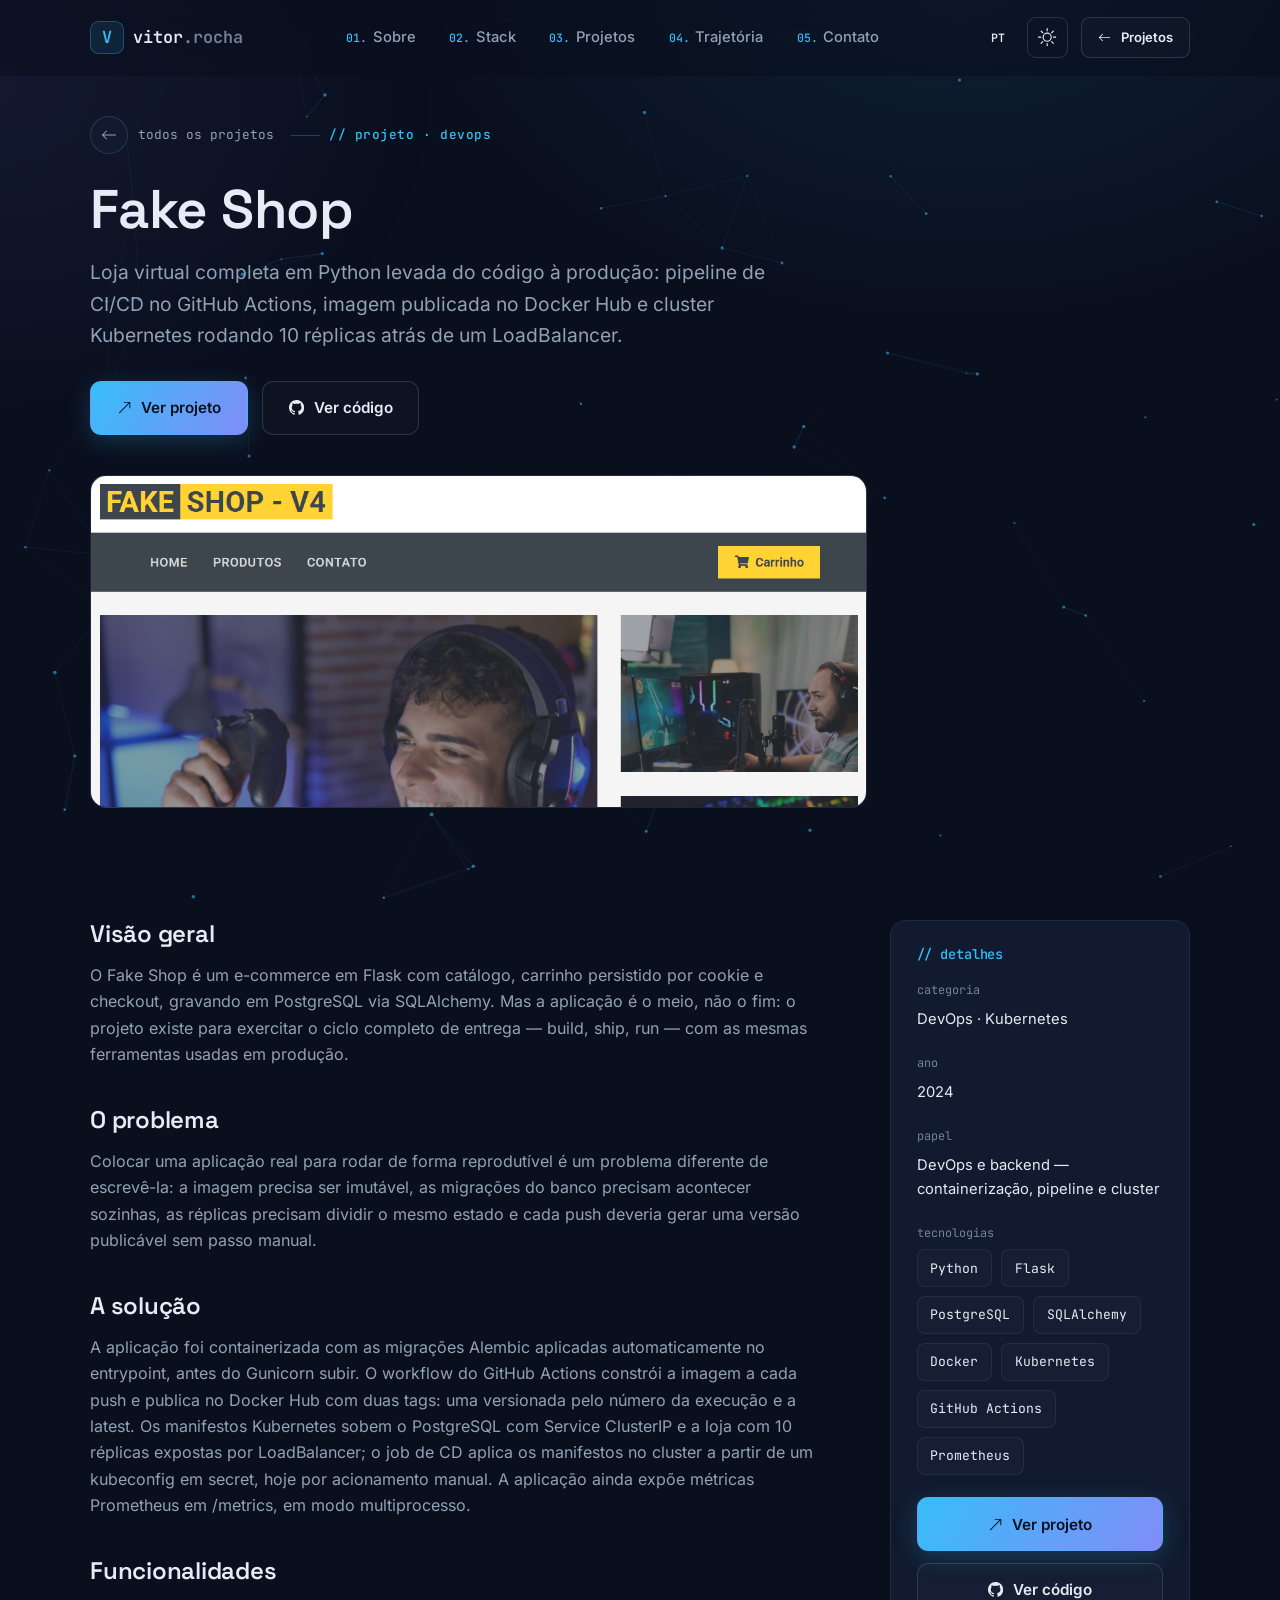
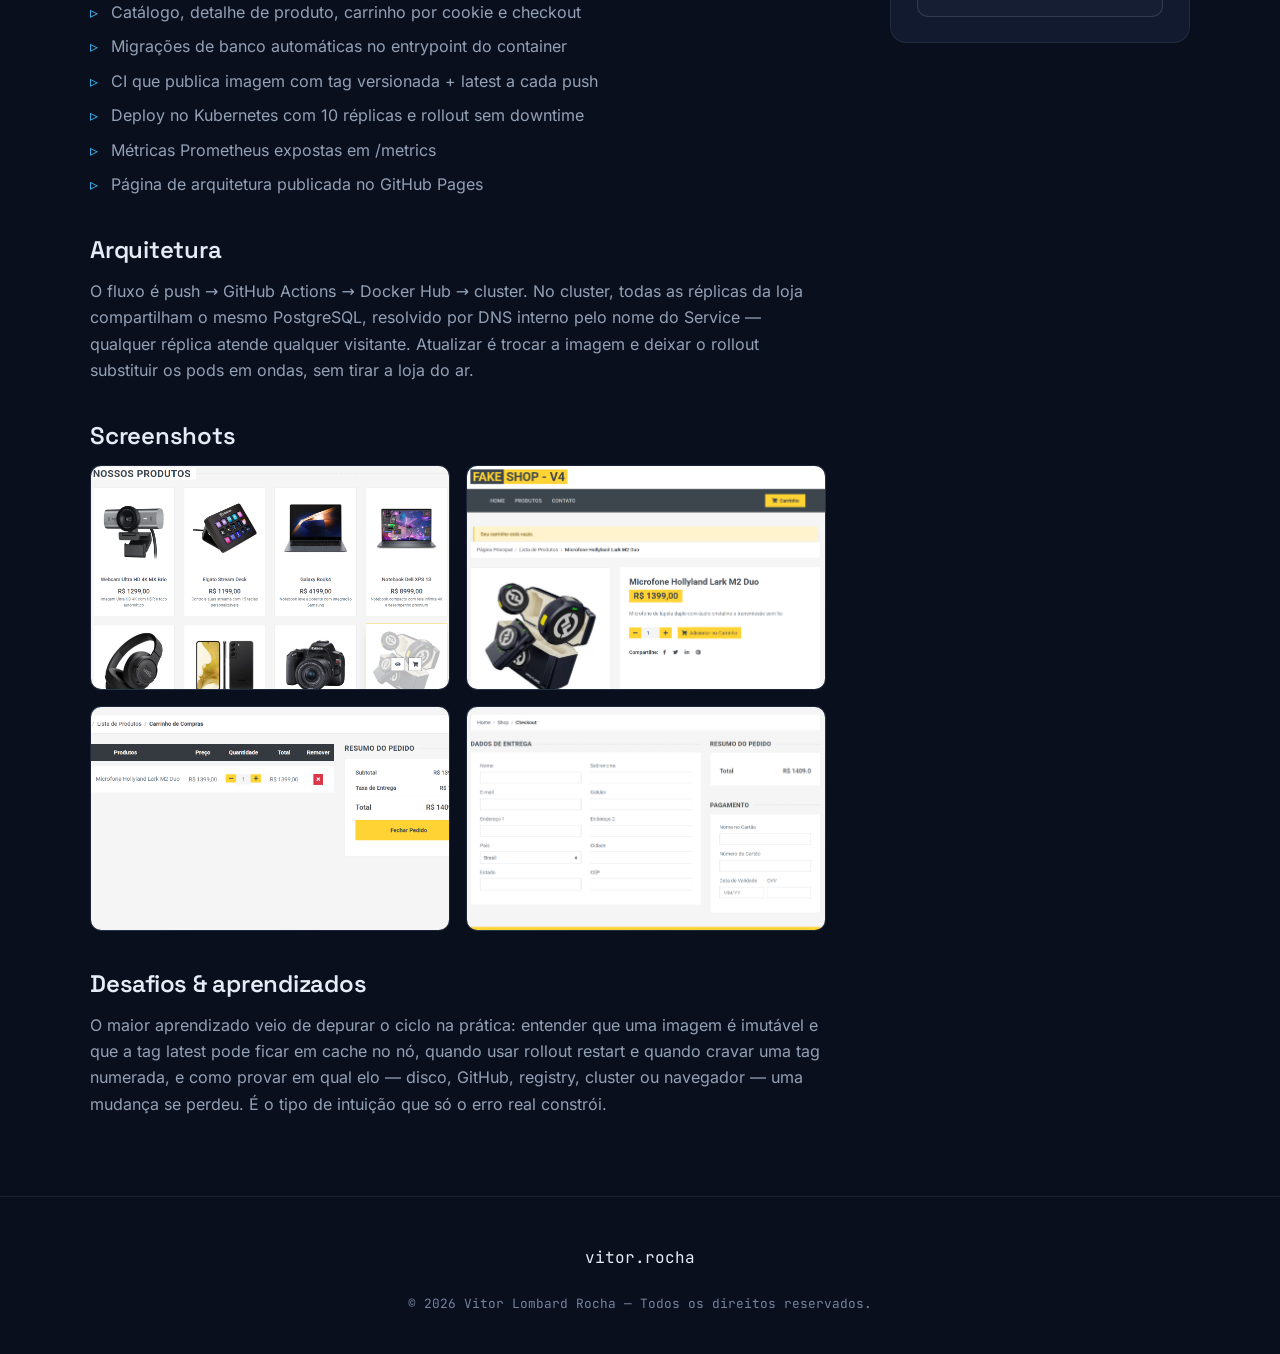
<file: projetos/fake-shop.html>
<!DOCTYPE html>
<html lang="pt-BR">

<head>
    <meta charset="UTF-8">
    <meta name="viewport" content="width=device-width, initial-scale=1.0">
    <meta name="theme-color" content="#0A0F1E">
    <script>(function(){try{if(localStorage.getItem('theme')==='light'){document.documentElement.setAttribute('data-theme','light');}}catch(e){}})();</script>
    <meta name="description"
        content="Estudo de caso: Fake Shop — E-commerce Flask + PostgreSQL como laboratório DevOps: CI/CD, Docker Hub e Kubernetes com 10 réplicas.">

    <!-- Open Graph (preview ao compartilhar) -->
    <meta property="og:title" content="Fake Shop — Estudo de caso · Vitor Lombard Rocha">
    <meta property="og:description" content="E-commerce Flask + PostgreSQL como laboratório DevOps: CI/CD, Docker Hub e Kubernetes com 10 réplicas.">
    <meta property="og:type" content="article">
    <meta property="og:locale" content="pt_BR">
    <meta property="og:url" content="https://www.vitorlombard.com.br/projetos/fake-shop.html">
    <meta property="og:image" content="https://www.vitorlombard.com.br/assets/img/og.png">
    <meta property="og:image:width" content="1200">
    <meta property="og:image:height" content="630">
    <meta property="og:image:alt" content="Vitor Lombard Rocha — Portfólio">
    <meta name="twitter:card" content="summary_large_image">

    <title>Fake Shop — Estudo de caso · Vitor Lombard Rocha</title>

    <link rel="icon" type="image/png" href="../assets/img/favicon.png">
    <link rel="apple-touch-icon" href="../assets/img/apple-touch-icon.png">
    <!-- TROCAR o domínio ao publicar -->
    <link rel="canonical" href="https://www.vitorlombard.com.br/projetos/fake-shop.html">

    <!-- Fontes auto-hospedadas: preload só dos pesos críticos da dobra -->
    <link rel="preload" href="../assets/fonts/space-grotesk-600.woff2" as="font" type="font/woff2" crossorigin>
    <link rel="preload" href="../assets/fonts/inter-400.woff2" as="font" type="font/woff2" crossorigin>
    <link rel="preload" href="../assets/fonts/jetbrains-mono-600.woff2" as="font" type="font/woff2" crossorigin>

    <link rel="stylesheet" href="../assets/css/style.css">
</head>

<body>

    <svg width="0" height="0" style="position:absolute" aria-hidden="true" focusable="false">
        <symbol id="i-list" viewBox="0 0 16 16"><path fill="currentColor" d="M2.5 12a.5.5 0 0 1 .5-.5h10a.5.5 0 0 1 0 1H3a.5.5 0 0 1-.5-.5m0-4a.5.5 0 0 1 .5-.5h10a.5.5 0 0 1 0 1H3a.5.5 0 0 1-.5-.5m0-4a.5.5 0 0 1 .5-.5h10a.5.5 0 0 1 0 1H3a.5.5 0 0 1-.5-.5"/></symbol>
        <symbol id="i-sun" viewBox="0 0 16 16"><path fill="currentColor" d="M8 11a3 3 0 1 1 0-6 3 3 0 0 1 0 6m0 1a4 4 0 1 0 0-8 4 4 0 0 0 0 8M8 0a.5.5 0 0 1 .5.5v2a.5.5 0 0 1-1 0v-2A.5.5 0 0 1 8 0m0 13a.5.5 0 0 1 .5.5v2a.5.5 0 0 1-1 0v-2A.5.5 0 0 1 8 13m8-5a.5.5 0 0 1-.5.5h-2a.5.5 0 0 1 0-1h2a.5.5 0 0 1 .5.5M3 8a.5.5 0 0 1-.5.5h-2a.5.5 0 0 1 0-1h2A.5.5 0 0 1 3 8m10.657-5.657a.5.5 0 0 1 0 .707l-1.414 1.415a.5.5 0 1 1-.707-.708l1.414-1.414a.5.5 0 0 1 .707 0m-9.193 9.193a.5.5 0 0 1 0 .707L3.05 13.657a.5.5 0 0 1-.707-.707l1.414-1.414a.5.5 0 0 1 .707 0m9.193 2.121a.5.5 0 0 1-.707 0l-1.414-1.414a.5.5 0 0 1 .707-.707l1.414 1.414a.5.5 0 0 1 0 .707M4.464 4.465a.5.5 0 0 1-.707 0L2.343 3.05a.5.5 0 1 1 .707-.707l1.414 1.414a.5.5 0 0 1 0 .708"/></symbol>
        <symbol id="i-moon" viewBox="0 0 16 16"><path fill="currentColor" d="M6 .278a.77.77 0 0 1 .08.858 7.2 7.2 0 0 0-.878 3.46c0 4.021 3.278 7.277 7.318 7.277q.792-.001 1.533-.16a.79.79 0 0 1 .81.316.73.73 0 0 1-.031.893A8.35 8.35 0 0 1 8.344 16C3.734 16 0 12.286 0 7.71 0 4.266 2.114 1.312 5.124.06A.75.75 0 0 1 6 .278M4.858 1.311A7.27 7.27 0 0 0 1.025 7.71c0 4.02 3.279 7.276 7.319 7.276a7.32 7.32 0 0 0 5.205-2.162q-.506.063-1.029.063c-4.61 0-8.343-3.714-8.343-8.29 0-1.167.242-2.278.681-3.286"/><path fill="currentColor" d="M10.794 3.148a.217.217 0 0 1 .412 0l.387 1.162c.173.518.579.924 1.097 1.097l1.162.387a.217.217 0 0 1 0 .412l-1.162.387a1.73 1.73 0 0 0-1.097 1.097l-.387 1.162a.217.217 0 0 1-.412 0l-.387-1.162A1.73 1.73 0 0 0 9.31 6.593l-1.162-.387a.217.217 0 0 1 0-.412l1.162-.387a1.73 1.73 0 0 0 1.097-1.097zM13.863.099a.145.145 0 0 1 .274 0l.258.774c.115.346.386.617.732.732l.774.258a.145.145 0 0 1 0 .274l-.774.258a1.16 1.16 0 0 0-.732.732l-.258.774a.145.145 0 0 1-.274 0l-.258-.774a1.16 1.16 0 0 0-.732-.732l-.774-.258a.145.145 0 0 1 0-.274l.774-.258c.346-.115.617-.386.732-.732z"/></symbol>
        <symbol id="i-x" viewBox="0 0 16 16"><path fill="currentColor" d="M4.646 4.646a.5.5 0 0 1 .708 0L8 7.293l2.646-2.647a.5.5 0 0 1 .708.708L8.707 8l2.647 2.646a.5.5 0 0 1-.708.708L8 8.707l-2.646 2.647a.5.5 0 0 1-.708-.708L7.293 8 4.646 5.354a.5.5 0 0 1 0-.708"/></symbol>
        <symbol id="i-github" viewBox="0 0 16 16"><path fill="currentColor" d="M8 0C3.58 0 0 3.58 0 8c0 3.54 2.29 6.53 5.47 7.59.4.07.55-.17.55-.38 0-.19-.01-.82-.01-1.49-2.01.37-2.53-.49-2.69-.94-.09-.23-.48-.94-.82-1.13-.28-.15-.68-.52-.01-.53.63-.01 1.08.58 1.23.82.72 1.21 1.87.87 2.33.66.07-.52.28-.87.51-1.07-1.78-.2-3.64-.89-3.64-3.95 0-.87.31-1.59.82-2.15-.08-.2-.36-1.02.08-2.12 0 0 .67-.21 2.2.82.64-.18 1.32-.27 2-.27.68 0 1.36.09 2 .27 1.53-1.04 2.2-.82 2.2-.82.44 1.1.16 1.92.08 2.12.51.56.82 1.27.82 2.15 0 3.07-1.87 3.75-3.65 3.95.29.25.54.73.54 1.48 0 1.07-.01 1.93-.01 2.2 0 .21.15.46.55.38A8.01 8.01 0 0 0 16 8c0-4.42-3.58-8-8-8"/></symbol>
        <symbol id="i-arrow-up-right" viewBox="0 0 16 16"><path fill="currentColor" fill-rule="evenodd" d="M14 2.5a.5.5 0 0 0-.5-.5h-6a.5.5 0 0 0 0 1h4.793L2.146 13.146a.5.5 0 0 0 .708.708L13 3.707V8.5a.5.5 0 0 0 1 0z"/></symbol>
        <symbol id="i-arrow-left" viewBox="0 0 16 16"><path fill="currentColor" fill-rule="evenodd" d="M15 8a.5.5 0 0 0-.5-.5H2.707l3.147-3.146a.5.5 0 1 0-.708-.708l-4 4a.5.5 0 0 0 0 .708l4 4a.5.5 0 0 0 .708-.708L2.707 8.5H14.5A.5.5 0 0 0 15 8"/></symbol>
    </svg>

    <canvas id="bg-canvas" aria-hidden="true"></canvas>

    <!-- HEADER simplificado das páginas de projeto -->
    <header class="header">
        <div class="container">
            <a href="../index.html#hero" class="logo-link" aria-label="Ir para o início">
                <span class="logo-mark">V</span>
                <span>vitor<span class="logo-dim">.rocha</span></span>
            </a>
            <nav class="nav" id="navbar" aria-label="Navegação principal">
                <a href="../index.html#sobre"><span class="nav-index">01.</span>Sobre</a>
                <a href="../index.html#tecnologias"><span class="nav-index">02.</span>Stack</a>
                <a href="../index.html#projetos"><span class="nav-index">03.</span>Projetos</a>
                <a href="../index.html#trajetoria"><span class="nav-index">04.</span>Trajetória</a>
                <a href="../index.html#contato"><span class="nav-index">05.</span>Contato</a>
            </nav>
            <div class="header-actions">
                <button class="lang-toggle" type="button" aria-label="Mudar idioma para inglês"
                    title="Idioma: Português">
                    <span class="lt-label lt-pt" aria-hidden="true">PT</span>
                    <span class="lt-label lt-en" aria-hidden="true">EN</span>
                </button>
                <button class="theme-toggle" id="theme-toggle" type="button"
                    aria-label="Alternar tema claro e escuro" title="Alternar tema">
                    <svg class="icon ic-sun" aria-hidden="true"><use href="#i-sun"></use></svg>
                    <svg class="icon ic-moon" aria-hidden="true"><use href="#i-moon"></use></svg>
                </button>
                <a href="../todos-projetos.html" class="btn btn--ghost btn--sm">
                    <svg class="icon"><use href="#i-arrow-left"></use></svg>
                    <span>Projetos</span>
                </a>
                <button class="menu-toggle" id="menu-icon" aria-label="Abrir menu" aria-expanded="false" aria-controls="navbar">
                    <span class="mt-bars" aria-hidden="true"><span></span><span></span><span></span></span>
                </button>
            </div>
        </div>
    </header>

    <main>
        <!-- HERO DO CASE -->
        <section class="case-hero">
            <div class="container">
                <a href="../todos-projetos.html" class="back-link">
                    <span class="back-bubble"><svg class="icon"><use href="#i-arrow-left"></use></svg></span> <span class="back-label">todos os projetos</span>
                </a>

                <span class="eyebrow">// projeto · devops</span>
                <h1>Fake Shop</h1>
                <p class="case-sub">
                    Loja virtual completa em Python levada do código à produção: pipeline de CI/CD no GitHub Actions, imagem publicada no Docker Hub e cluster Kubernetes rodando 10 réplicas atrás de um LoadBalancer.
                </p>

                <div class="case-actions">
                    <a href="https://vitor-lr.github.io/Fake-Shop/" target="_blank" rel="noopener" class="btn btn--primary">
                        <svg class="icon"><use href="#i-arrow-up-right"></use></svg> Ver projeto
                    </a>
                    <a href="https://github.com/Vitor-LR/Fake-Shop" target="_blank" rel="noopener" class="btn btn--ghost">
                        <svg class="icon"><use href="#i-github"></use></svg> Ver código
                    </a>
                </div>

                <div class="case-banner">
                    <!-- TROCAR: substitua os arquivos em assets/img/fake-shop/ pelas capturas reais -->
                    <img src="../assets/img/fake-shop/banner.png" alt="Banner do projeto Fake Shop">
                </div>
            </div>
        </section>

        <!-- CORPO DO CASE -->
        <section class="section" style="padding-top: clamp(2.5rem, 5vw, 4rem);">
            <div class="container">
                <div class="case-layout">
                    <article class="case-content">
                        <h2>Visão geral</h2>
                        <p>
                            O Fake Shop é um e-commerce em Flask com catálogo, carrinho persistido por cookie e checkout, gravando em PostgreSQL via SQLAlchemy. Mas a aplicação é o meio, não o fim: o projeto existe para exercitar o ciclo completo de entrega — build, ship, run — com as mesmas ferramentas usadas em produção.
                        </p>

                        <h2>O problema</h2>
                        <p>
                            Colocar uma aplicação real para rodar de forma reprodutível é um problema diferente de escrevê-la: a imagem precisa ser imutável, as migrações do banco precisam acontecer sozinhas, as réplicas precisam dividir o mesmo estado e cada push deveria gerar uma versão publicável sem passo manual.
                        </p>

                        <h2>A solução</h2>
                        <p>
                            A aplicação foi containerizada com as migrações Alembic aplicadas automaticamente no entrypoint, antes do Gunicorn subir. O workflow do GitHub Actions constrói a imagem a cada push e publica no Docker Hub com duas tags: uma versionada pelo número da execução e a latest. Os manifestos Kubernetes sobem o PostgreSQL com Service ClusterIP e a loja com 10 réplicas expostas por LoadBalancer; o job de CD aplica os manifestos no cluster a partir de um kubeconfig em secret, hoje por acionamento manual. A aplicação ainda expõe métricas Prometheus em /metrics, em modo multiprocesso.
                        </p>

                        <h2>Funcionalidades</h2>
                        <ul>
                            <li>Catálogo, detalhe de produto, carrinho por cookie e checkout</li>
                            <li>Migrações de banco automáticas no entrypoint do container</li>
                            <li>CI que publica imagem com tag versionada + latest a cada push</li>
                            <li>Deploy no Kubernetes com 10 réplicas e rollout sem downtime</li>
                            <li>Métricas Prometheus expostas em /metrics</li>
                            <li>Página de arquitetura publicada no GitHub Pages</li>
                        </ul>

                        <h2>Arquitetura</h2>
                        <p>
                            O fluxo é push → GitHub Actions → Docker Hub → cluster. No cluster, todas as réplicas da loja compartilham o mesmo PostgreSQL, resolvido por DNS interno pelo nome do Service — qualquer réplica atende qualquer visitante. Atualizar é trocar a imagem e deixar o rollout substituir os pods em ondas, sem tirar a loja do ar.
                        </p>

                        <h2>Screenshots</h2>
                        <div class="gallery">
                            <figure><img src="../assets/img/fake-shop/shot1.png" alt="Vitrine da loja com os produtos" loading="lazy"></figure>
                            <figure><img src="../assets/img/fake-shop/shot2.png" alt="Pipeline verde no GitHub Actions" loading="lazy"></figure>
                            <figure><img src="../assets/img/fake-shop/shot3.png" alt="Réplicas rodando no Kubernetes" loading="lazy"></figure>
                            <figure><img src="../assets/img/fake-shop/shot4.png" alt="Página de arquitetura no GitHub Pages" loading="lazy"></figure>
                        </div>

                        <h2>Desafios &amp; aprendizados</h2>
                        <p>
                            O maior aprendizado veio de depurar o ciclo na prática: entender que uma imagem é imutável e que a tag latest pode ficar em cache no nó, quando usar rollout restart e quando cravar uma tag numerada, e como provar em qual elo — disco, GitHub, registry, cluster ou navegador — uma mudança se perdeu. É o tipo de intuição que só o erro real constrói.
                        </p>
                    </article>

                    <!-- SIDEBAR -->
                    <aside class="case-aside">
                        <h3>// detalhes</h3>
                        <div class="meta-block">
                            <p class="meta-label">categoria</p>
                            <p class="meta-val">DevOps · Kubernetes</p>
                        </div>
                        <div class="meta-block">
                            <p class="meta-label">ano</p>
                            <p class="meta-val">2024</p>
                        </div>
                        <div class="meta-block">
                            <p class="meta-label">papel</p>
                            <p class="meta-val">DevOps e backend — containerização, pipeline e cluster</p>
                        </div>
                        <div class="meta-block">
                            <p class="meta-label">tecnologias</p>
                            <div class="badges">
                                <span class="badge">Python</span>
                                <span class="badge">Flask</span>
                                <span class="badge">PostgreSQL</span>
                                <span class="badge">SQLAlchemy</span>
                                <span class="badge">Docker</span>
                                <span class="badge">Kubernetes</span>
                                <span class="badge">GitHub Actions</span>
                                <span class="badge">Prometheus</span>
                            </div>
                        </div>
                        <div class="aside-actions">
                        <a href="https://vitor-lr.github.io/Fake-Shop/" target="_blank" rel="noopener" class="btn btn--primary btn--block">
                            <svg class="icon"><use href="#i-arrow-up-right"></use></svg>
                            <span class="cta-full">Ver projeto</span><span class="cta-short">Projeto</span>
                        </a>
                        <a href="https://github.com/Vitor-LR/Fake-Shop" target="_blank" rel="noopener" class="btn btn--ghost btn--block">
                            <svg class="icon"><use href="#i-github"></use></svg>
                            <span class="cta-full">Ver código</span><span class="cta-short">Código</span>
                        </a>
                    </div>
                    </aside>
                </div>
            </div>
        </section>
    </main>

        <!-- Barra de progresso de leitura -->
    <div class="scroll-progress" id="scroll-progress" aria-hidden="true"></div>

    <footer class="footer">
        <div class="container">
            <a href="../index.html#hero" class="footer-brand">vitor<span class="logo-dim">.rocha</span></a>
            <p class="copyright">© <span data-year>2026</span> Vitor Lombard Rocha — Todos os direitos reservados.</p>
        </div>
    </footer>

    <!-- Lightbox das screenshots -->
    <div class="lightbox" id="lightbox" aria-hidden="true">
        <div class="lightbox-frame" role="dialog" aria-modal="true" aria-label="Screenshot ampliada">
            <button class="lightbox-close" type="button" aria-label="Fechar (Esc)">
                <svg class="icon"><use href="#i-x"></use></svg>
            </button>
            <img alt="">
        </div>
    </div>

    <script src="../assets/js/i18n.js" defer></script>
    <script src="../assets/js/particles.js" defer></script>
    <script src="../assets/js/main.js" defer></script>
    <script src="../assets/js/elastic-scroll.js" defer></script>
    <script src="../assets/js/gallery-modal.js" defer></script>
</body>

</html>
</file>
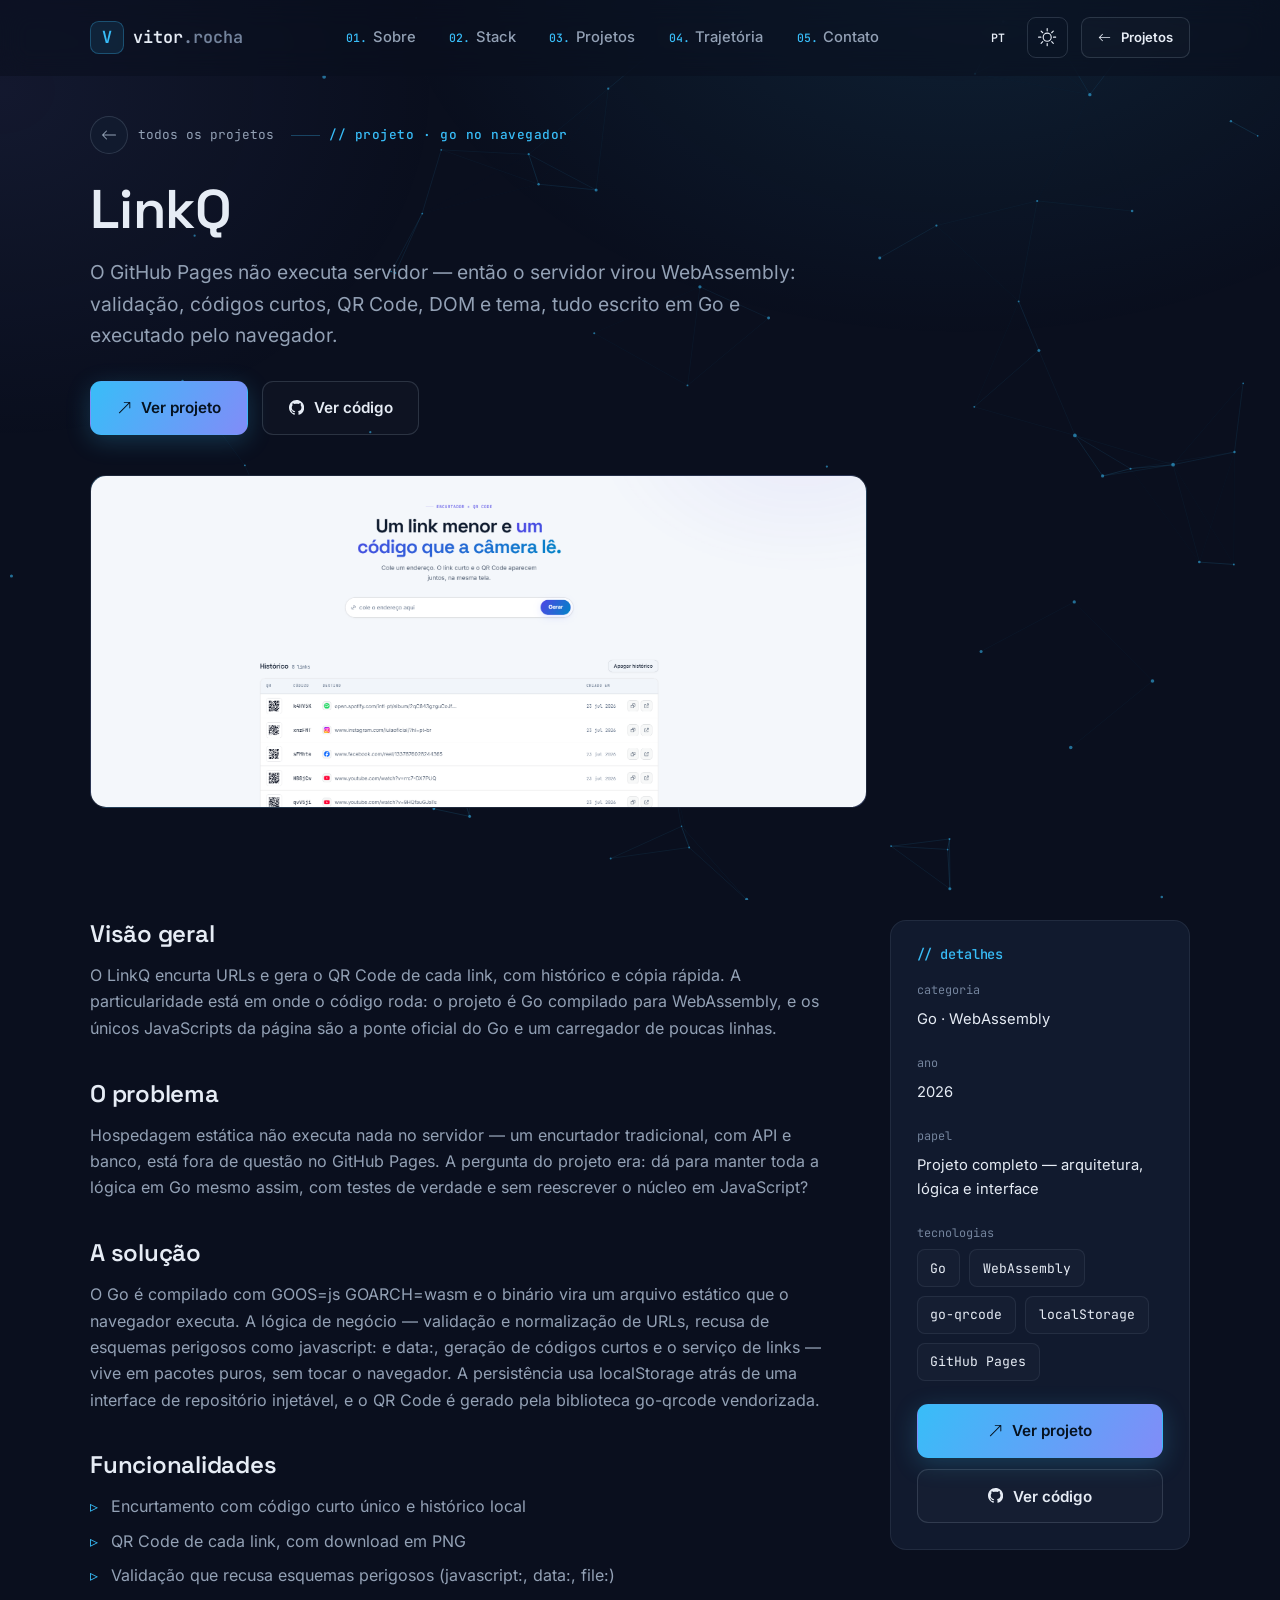
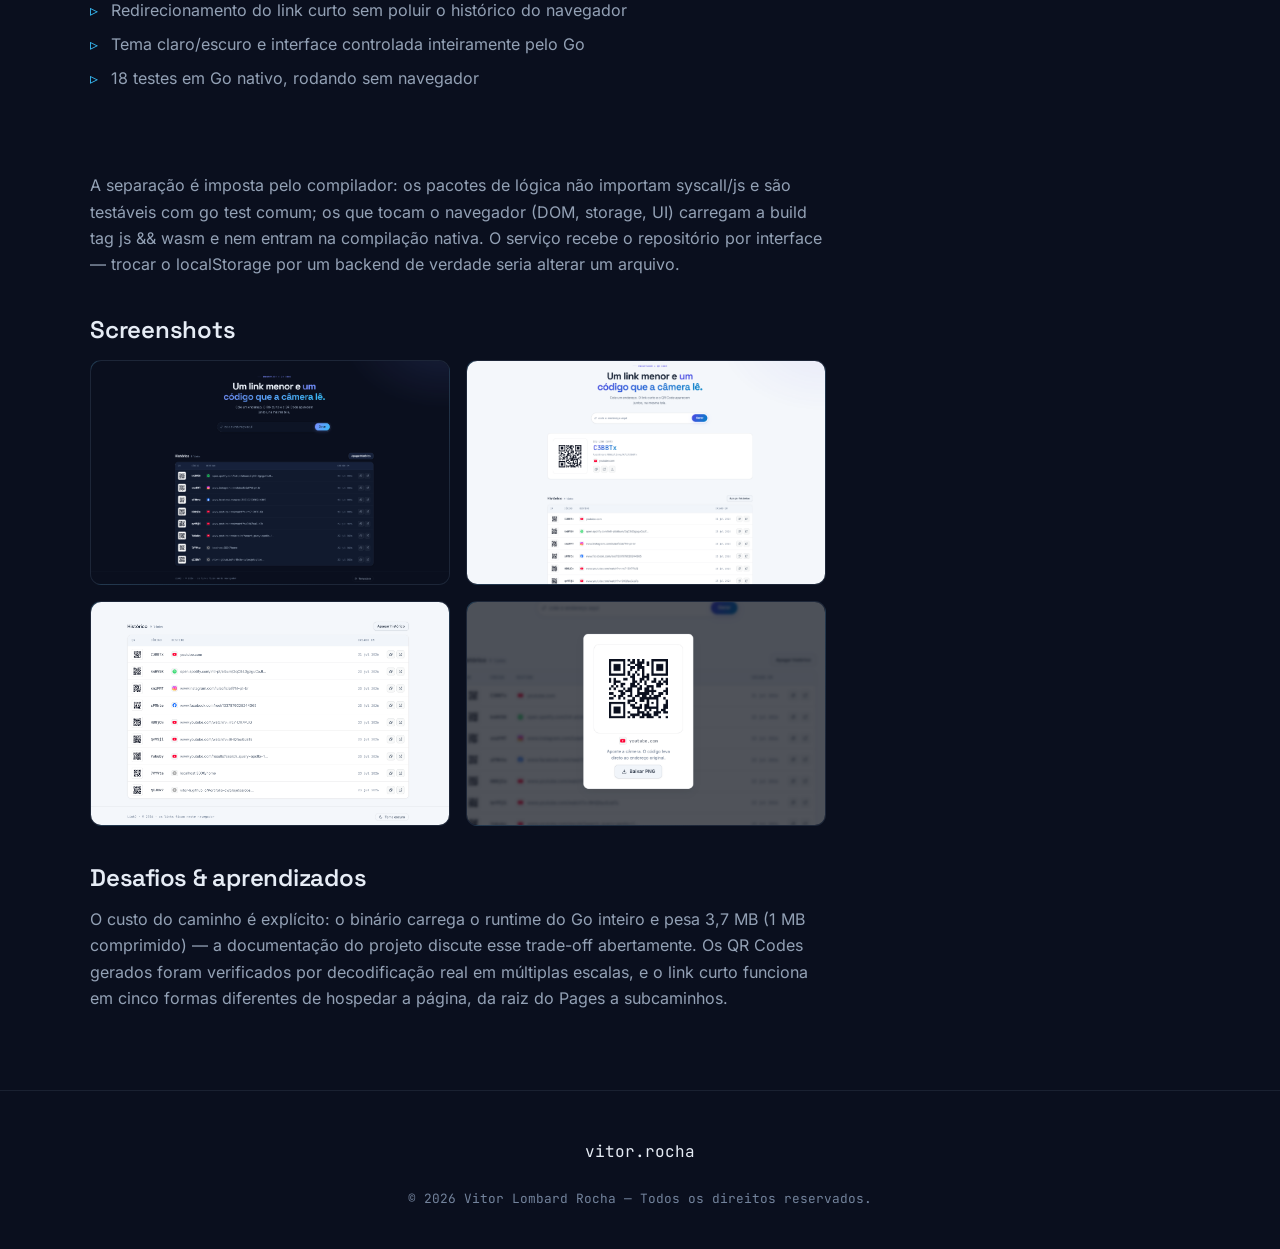
<file: projetos/linkq.html>
<!DOCTYPE html>
<html lang="pt-BR">

<head>
    <meta charset="UTF-8">
    <meta name="viewport" content="width=device-width, initial-scale=1.0">
    <meta name="theme-color" content="#0A0F1E">
    <script>(function(){try{if(localStorage.getItem('theme')==='light'){document.documentElement.setAttribute('data-theme','light');}}catch(e){}})();</script>
    <meta name="description"
        content="Estudo de caso: LinkQ — Encurtador de URL + QR Code escrito em Go e compilado para WebAssembly, rodando inteiro no navegador.">

    <!-- Open Graph (preview ao compartilhar) -->
    <meta property="og:title" content="LinkQ — Estudo de caso · Vitor Lombard Rocha">
    <meta property="og:description" content="Encurtador de URL + QR Code escrito em Go e compilado para WebAssembly, rodando inteiro no navegador.">
    <meta property="og:type" content="article">
    <meta property="og:locale" content="pt_BR">
    <meta property="og:url" content="https://www.vitorlombard.com.br/projetos/linkq.html">
    <meta property="og:image" content="https://www.vitorlombard.com.br/assets/img/og.png">
    <meta property="og:image:width" content="1200">
    <meta property="og:image:height" content="630">
    <meta property="og:image:alt" content="Vitor Lombard Rocha — Portfólio">
    <meta name="twitter:card" content="summary_large_image">

    <title>LinkQ — Estudo de caso · Vitor Lombard Rocha</title>

    <link rel="icon" type="image/png" href="../assets/img/favicon.png">
    <link rel="apple-touch-icon" href="../assets/img/apple-touch-icon.png">
    <!-- TROCAR o domínio ao publicar -->
    <link rel="canonical" href="https://www.vitorlombard.com.br/projetos/linkq.html">

    <!-- Fontes auto-hospedadas: preload só dos pesos críticos da dobra -->
    <link rel="preload" href="../assets/fonts/space-grotesk-600.woff2" as="font" type="font/woff2" crossorigin>
    <link rel="preload" href="../assets/fonts/inter-400.woff2" as="font" type="font/woff2" crossorigin>
    <link rel="preload" href="../assets/fonts/jetbrains-mono-600.woff2" as="font" type="font/woff2" crossorigin>

    <link rel="stylesheet" href="../assets/css/style.css">
</head>

<body>

    <svg width="0" height="0" style="position:absolute" aria-hidden="true" focusable="false">
        <symbol id="i-list" viewBox="0 0 16 16"><path fill="currentColor" d="M2.5 12a.5.5 0 0 1 .5-.5h10a.5.5 0 0 1 0 1H3a.5.5 0 0 1-.5-.5m0-4a.5.5 0 0 1 .5-.5h10a.5.5 0 0 1 0 1H3a.5.5 0 0 1-.5-.5m0-4a.5.5 0 0 1 .5-.5h10a.5.5 0 0 1 0 1H3a.5.5 0 0 1-.5-.5"/></symbol>
        <symbol id="i-sun" viewBox="0 0 16 16"><path fill="currentColor" d="M8 11a3 3 0 1 1 0-6 3 3 0 0 1 0 6m0 1a4 4 0 1 0 0-8 4 4 0 0 0 0 8M8 0a.5.5 0 0 1 .5.5v2a.5.5 0 0 1-1 0v-2A.5.5 0 0 1 8 0m0 13a.5.5 0 0 1 .5.5v2a.5.5 0 0 1-1 0v-2A.5.5 0 0 1 8 13m8-5a.5.5 0 0 1-.5.5h-2a.5.5 0 0 1 0-1h2a.5.5 0 0 1 .5.5M3 8a.5.5 0 0 1-.5.5h-2a.5.5 0 0 1 0-1h2A.5.5 0 0 1 3 8m10.657-5.657a.5.5 0 0 1 0 .707l-1.414 1.415a.5.5 0 1 1-.707-.708l1.414-1.414a.5.5 0 0 1 .707 0m-9.193 9.193a.5.5 0 0 1 0 .707L3.05 13.657a.5.5 0 0 1-.707-.707l1.414-1.414a.5.5 0 0 1 .707 0m9.193 2.121a.5.5 0 0 1-.707 0l-1.414-1.414a.5.5 0 0 1 .707-.707l1.414 1.414a.5.5 0 0 1 0 .707M4.464 4.465a.5.5 0 0 1-.707 0L2.343 3.05a.5.5 0 1 1 .707-.707l1.414 1.414a.5.5 0 0 1 0 .708"/></symbol>
        <symbol id="i-moon" viewBox="0 0 16 16"><path fill="currentColor" d="M6 .278a.77.77 0 0 1 .08.858 7.2 7.2 0 0 0-.878 3.46c0 4.021 3.278 7.277 7.318 7.277q.792-.001 1.533-.16a.79.79 0 0 1 .81.316.73.73 0 0 1-.031.893A8.35 8.35 0 0 1 8.344 16C3.734 16 0 12.286 0 7.71 0 4.266 2.114 1.312 5.124.06A.75.75 0 0 1 6 .278M4.858 1.311A7.27 7.27 0 0 0 1.025 7.71c0 4.02 3.279 7.276 7.319 7.276a7.32 7.32 0 0 0 5.205-2.162q-.506.063-1.029.063c-4.61 0-8.343-3.714-8.343-8.29 0-1.167.242-2.278.681-3.286"/><path fill="currentColor" d="M10.794 3.148a.217.217 0 0 1 .412 0l.387 1.162c.173.518.579.924 1.097 1.097l1.162.387a.217.217 0 0 1 0 .412l-1.162.387a1.73 1.73 0 0 0-1.097 1.097l-.387 1.162a.217.217 0 0 1-.412 0l-.387-1.162A1.73 1.73 0 0 0 9.31 6.593l-1.162-.387a.217.217 0 0 1 0-.412l1.162-.387a1.73 1.73 0 0 0 1.097-1.097zM13.863.099a.145.145 0 0 1 .274 0l.258.774c.115.346.386.617.732.732l.774.258a.145.145 0 0 1 0 .274l-.774.258a1.16 1.16 0 0 0-.732.732l-.258.774a.145.145 0 0 1-.274 0l-.258-.774a1.16 1.16 0 0 0-.732-.732l-.774-.258a.145.145 0 0 1 0-.274l.774-.258c.346-.115.617-.386.732-.732z"/></symbol>
        <symbol id="i-x" viewBox="0 0 16 16"><path fill="currentColor" d="M4.646 4.646a.5.5 0 0 1 .708 0L8 7.293l2.646-2.647a.5.5 0 0 1 .708.708L8.707 8l2.647 2.646a.5.5 0 0 1-.708.708L8 8.707l-2.646 2.647a.5.5 0 0 1-.708-.708L7.293 8 4.646 5.354a.5.5 0 0 1 0-.708"/></symbol>
        <symbol id="i-github" viewBox="0 0 16 16"><path fill="currentColor" d="M8 0C3.58 0 0 3.58 0 8c0 3.54 2.29 6.53 5.47 7.59.4.07.55-.17.55-.38 0-.19-.01-.82-.01-1.49-2.01.37-2.53-.49-2.69-.94-.09-.23-.48-.94-.82-1.13-.28-.15-.68-.52-.01-.53.63-.01 1.08.58 1.23.82.72 1.21 1.87.87 2.33.66.07-.52.28-.87.51-1.07-1.78-.2-3.64-.89-3.64-3.95 0-.87.31-1.59.82-2.15-.08-.2-.36-1.02.08-2.12 0 0 .67-.21 2.2.82.64-.18 1.32-.27 2-.27.68 0 1.36.09 2 .27 1.53-1.04 2.2-.82 2.2-.82.44 1.1.16 1.92.08 2.12.51.56.82 1.27.82 2.15 0 3.07-1.87 3.75-3.65 3.95.29.25.54.73.54 1.48 0 1.07-.01 1.93-.01 2.2 0 .21.15.46.55.38A8.01 8.01 0 0 0 16 8c0-4.42-3.58-8-8-8"/></symbol>
        <symbol id="i-arrow-up-right" viewBox="0 0 16 16"><path fill="currentColor" fill-rule="evenodd" d="M14 2.5a.5.5 0 0 0-.5-.5h-6a.5.5 0 0 0 0 1h4.793L2.146 13.146a.5.5 0 0 0 .708.708L13 3.707V8.5a.5.5 0 0 0 1 0z"/></symbol>
        <symbol id="i-arrow-left" viewBox="0 0 16 16"><path fill="currentColor" fill-rule="evenodd" d="M15 8a.5.5 0 0 0-.5-.5H2.707l3.147-3.146a.5.5 0 1 0-.708-.708l-4 4a.5.5 0 0 0 0 .708l4 4a.5.5 0 0 0 .708-.708L2.707 8.5H14.5A.5.5 0 0 0 15 8"/></symbol>
    </svg>

    <canvas id="bg-canvas" aria-hidden="true"></canvas>

    <!-- HEADER simplificado das páginas de projeto -->
    <header class="header">
        <div class="container">
            <a href="../index.html#hero" class="logo-link" aria-label="Ir para o início">
                <span class="logo-mark">V</span>
                <span>vitor<span class="logo-dim">.rocha</span></span>
            </a>
            <nav class="nav" id="navbar" aria-label="Navegação principal">
                <a href="../index.html#sobre"><span class="nav-index">01.</span>Sobre</a>
                <a href="../index.html#tecnologias"><span class="nav-index">02.</span>Stack</a>
                <a href="../index.html#projetos"><span class="nav-index">03.</span>Projetos</a>
                <a href="../index.html#trajetoria"><span class="nav-index">04.</span>Trajetória</a>
                <a href="../index.html#contato"><span class="nav-index">05.</span>Contato</a>
            </nav>
            <div class="header-actions">
                <button class="lang-toggle" type="button" aria-label="Mudar idioma para inglês"
                    title="Idioma: Português">
                    <span class="lt-label lt-pt" aria-hidden="true">PT</span>
                    <span class="lt-label lt-en" aria-hidden="true">EN</span>
                </button>
                <button class="theme-toggle" id="theme-toggle" type="button"
                    aria-label="Alternar tema claro e escuro" title="Alternar tema">
                    <svg class="icon ic-sun" aria-hidden="true"><use href="#i-sun"></use></svg>
                    <svg class="icon ic-moon" aria-hidden="true"><use href="#i-moon"></use></svg>
                </button>
                <a href="../todos-projetos.html" class="btn btn--ghost btn--sm">
                    <svg class="icon"><use href="#i-arrow-left"></use></svg>
                    <span>Projetos</span>
                </a>
                <button class="menu-toggle" id="menu-icon" aria-label="Abrir menu" aria-expanded="false" aria-controls="navbar">
                    <span class="mt-bars" aria-hidden="true"><span></span><span></span><span></span></span>
                </button>
            </div>
        </div>
    </header>

    <main>
        <!-- HERO DO CASE -->
        <section class="case-hero">
            <div class="container">
                <a href="../todos-projetos.html" class="back-link">
                    <span class="back-bubble"><svg class="icon"><use href="#i-arrow-left"></use></svg></span> <span class="back-label">todos os projetos</span>
                </a>

                <span class="eyebrow">// projeto · go no navegador</span>
                <h1>LinkQ</h1>
                <p class="case-sub">
                    O GitHub Pages não executa servidor — então o servidor virou WebAssembly: validação, códigos curtos, QR Code, DOM e tema, tudo escrito em Go e executado pelo navegador.
                </p>

                <div class="case-actions">
                    <a href="https://vitor-lr.github.io/LinkQ/" target="_blank" rel="noopener" class="btn btn--primary">
                        <svg class="icon"><use href="#i-arrow-up-right"></use></svg> Ver projeto
                    </a>
                    <a href="https://github.com/Vitor-LR/LinkQ" target="_blank" rel="noopener" class="btn btn--ghost">
                        <svg class="icon"><use href="#i-github"></use></svg> Ver código
                    </a>
                </div>

                <div class="case-banner">
                    <!-- TROCAR: substitua os arquivos em assets/img/linkq/ pelas capturas reais -->
                    <img src="../assets/img/linkq/banner.png" alt="Banner do projeto LinkQ">
                </div>
            </div>
        </section>

        <!-- CORPO DO CASE -->
        <section class="section" style="padding-top: clamp(2.5rem, 5vw, 4rem);">
            <div class="container">
                <div class="case-layout">
                    <article class="case-content">
                        <h2>Visão geral</h2>
                        <p>
                            O LinkQ encurta URLs e gera o QR Code de cada link, com histórico e cópia rápida. A particularidade está em onde o código roda: o projeto é Go compilado para WebAssembly, e os únicos JavaScripts da página são a ponte oficial do Go e um carregador de poucas linhas.
                        </p>

                        <h2>O problema</h2>
                        <p>
                            Hospedagem estática não executa nada no servidor — um encurtador tradicional, com API e banco, está fora de questão no GitHub Pages. A pergunta do projeto era: dá para manter toda a lógica em Go mesmo assim, com testes de verdade e sem reescrever o núcleo em JavaScript?
                        </p>

                        <h2>A solução</h2>
                        <p>
                            O Go é compilado com GOOS=js GOARCH=wasm e o binário vira um arquivo estático que o navegador executa. A lógica de negócio — validação e normalização de URLs, recusa de esquemas perigosos como javascript: e data:, geração de códigos curtos e o serviço de links — vive em pacotes puros, sem tocar o navegador. A persistência usa localStorage atrás de uma interface de repositório injetável, e o QR Code é gerado pela biblioteca go-qrcode vendorizada.
                        </p>

                        <h2>Funcionalidades</h2>
                        <ul>
                            <li>Encurtamento com código curto único e histórico local</li>
                            <li>QR Code de cada link, com download em PNG</li>
                            <li>Validação que recusa esquemas perigosos (javascript:, data:, file:)</li>
                            <li>Redirecionamento do link curto sem poluir o histórico do navegador</li>
                            <li>Tema claro/escuro e interface controlada inteiramente pelo Go</li>
                            <li>18 testes em Go nativo, rodando sem navegador</li>
                        </ul>

                        <h2>Arquitetura</h2>
                        <p>
                            A separação é imposta pelo compilador: os pacotes de lógica não importam syscall/js e são testáveis com go test comum; os que tocam o navegador (DOM, storage, UI) carregam a build tag js && wasm e nem entram na compilação nativa. O serviço recebe o repositório por interface — trocar o localStorage por um backend de verdade seria alterar um arquivo.
                        </p>

                        <h2>Screenshots</h2>
                        <div class="gallery">
                            <figure><img src="../assets/img/linkq/shot1.png" alt="Encurtador com link gerado" loading="lazy"></figure>
                            <figure><img src="../assets/img/linkq/shot2.png" alt="Modal do QR Code" loading="lazy"></figure>
                            <figure><img src="../assets/img/linkq/shot3.png" alt="Histórico de links" loading="lazy"></figure>
                            <figure><img src="../assets/img/linkq/shot4.png" alt="Testes do pacote shortener" loading="lazy"></figure>
                        </div>

                        <h2>Desafios &amp; aprendizados</h2>
                        <p>
                            O custo do caminho é explícito: o binário carrega o runtime do Go inteiro e pesa 3,7 MB (1 MB comprimido) — a documentação do projeto discute esse trade-off abertamente. Os QR Codes gerados foram verificados por decodificação real em múltiplas escalas, e o link curto funciona em cinco formas diferentes de hospedar a página, da raiz do Pages a subcaminhos.
                        </p>
                    </article>

                    <!-- SIDEBAR -->
                    <aside class="case-aside">
                        <h3>// detalhes</h3>
                        <div class="meta-block">
                            <p class="meta-label">categoria</p>
                            <p class="meta-val">Go · WebAssembly</p>
                        </div>
                        <div class="meta-block">
                            <p class="meta-label">ano</p>
                            <p class="meta-val">2026</p>
                        </div>
                        <div class="meta-block">
                            <p class="meta-label">papel</p>
                            <p class="meta-val">Projeto completo — arquitetura, lógica e interface</p>
                        </div>
                        <div class="meta-block">
                            <p class="meta-label">tecnologias</p>
                            <div class="badges">
                                <span class="badge">Go</span>
                                <span class="badge">WebAssembly</span>
                                <span class="badge">go-qrcode</span>
                                <span class="badge">localStorage</span>
                                <span class="badge">GitHub Pages</span>
                            </div>
                        </div>
                        <div class="aside-actions">
                        <a href="https://vitor-lr.github.io/LinkQ/" target="_blank" rel="noopener" class="btn btn--primary btn--block">
                            <svg class="icon"><use href="#i-arrow-up-right"></use></svg>
                            <span class="cta-full">Ver projeto</span><span class="cta-short">Projeto</span>
                        </a>
                        <a href="https://github.com/Vitor-LR/LinkQ" target="_blank" rel="noopener" class="btn btn--ghost btn--block">
                            <svg class="icon"><use href="#i-github"></use></svg>
                            <span class="cta-full">Ver código</span><span class="cta-short">Código</span>
                        </a>
                    </div>
                    </aside>
                </div>
            </div>
        </section>
    </main>

        <!-- Barra de progresso de leitura -->
    <div class="scroll-progress" id="scroll-progress" aria-hidden="true"></div>

    <footer class="footer">
        <div class="container">
            <a href="../index.html#hero" class="footer-brand">vitor<span class="logo-dim">.rocha</span></a>
            <p class="copyright">© <span data-year>2026</span> Vitor Lombard Rocha — Todos os direitos reservados.</p>
        </div>
    </footer>

    <!-- Lightbox das screenshots -->
    <div class="lightbox" id="lightbox" aria-hidden="true">
        <div class="lightbox-frame" role="dialog" aria-modal="true" aria-label="Screenshot ampliada">
            <button class="lightbox-close" type="button" aria-label="Fechar (Esc)">
                <svg class="icon"><use href="#i-x"></use></svg>
            </button>
            <img alt="">
        </div>
    </div>

    <script src="../assets/js/i18n.js" defer></script>
    <script src="../assets/js/particles.js" defer></script>
    <script src="../assets/js/main.js" defer></script>
    <script src="../assets/js/elastic-scroll.js" defer></script>
    <script src="../assets/js/gallery-modal.js" defer></script>
</body>

</html>
</file>
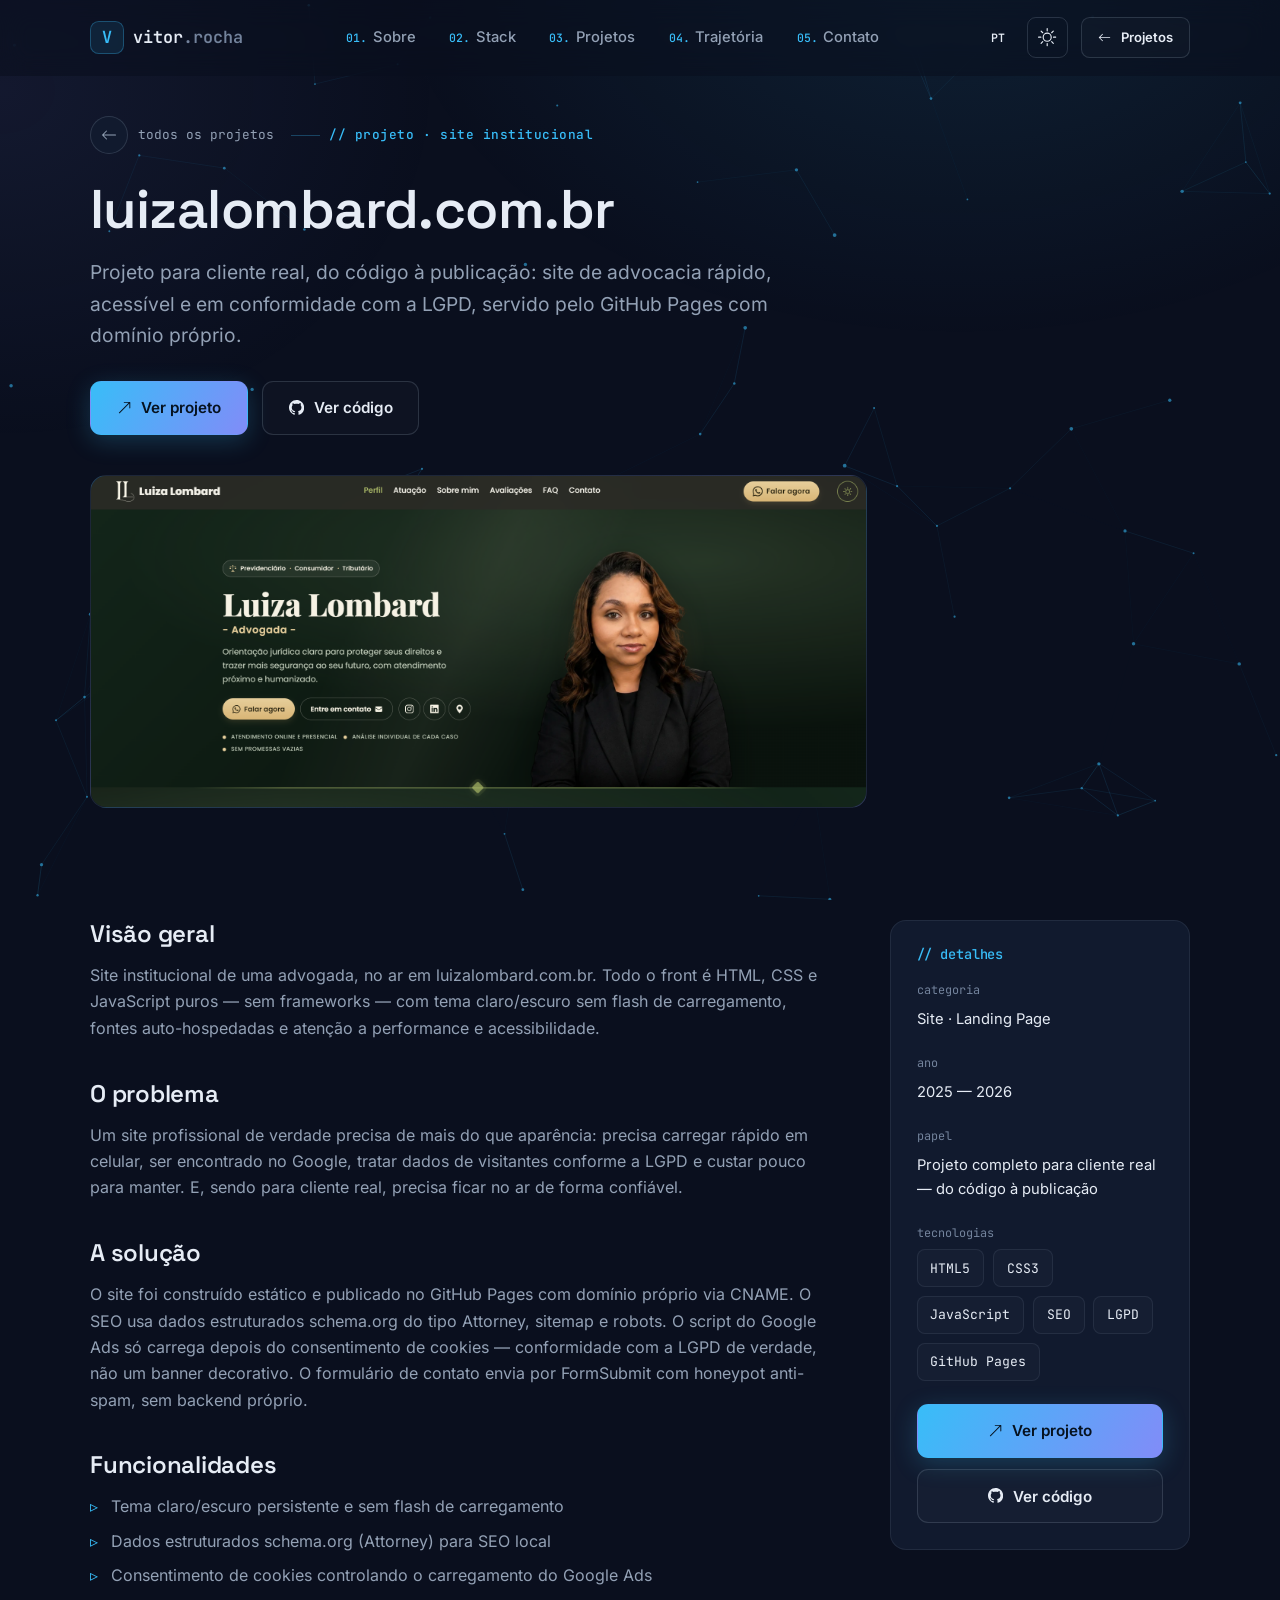
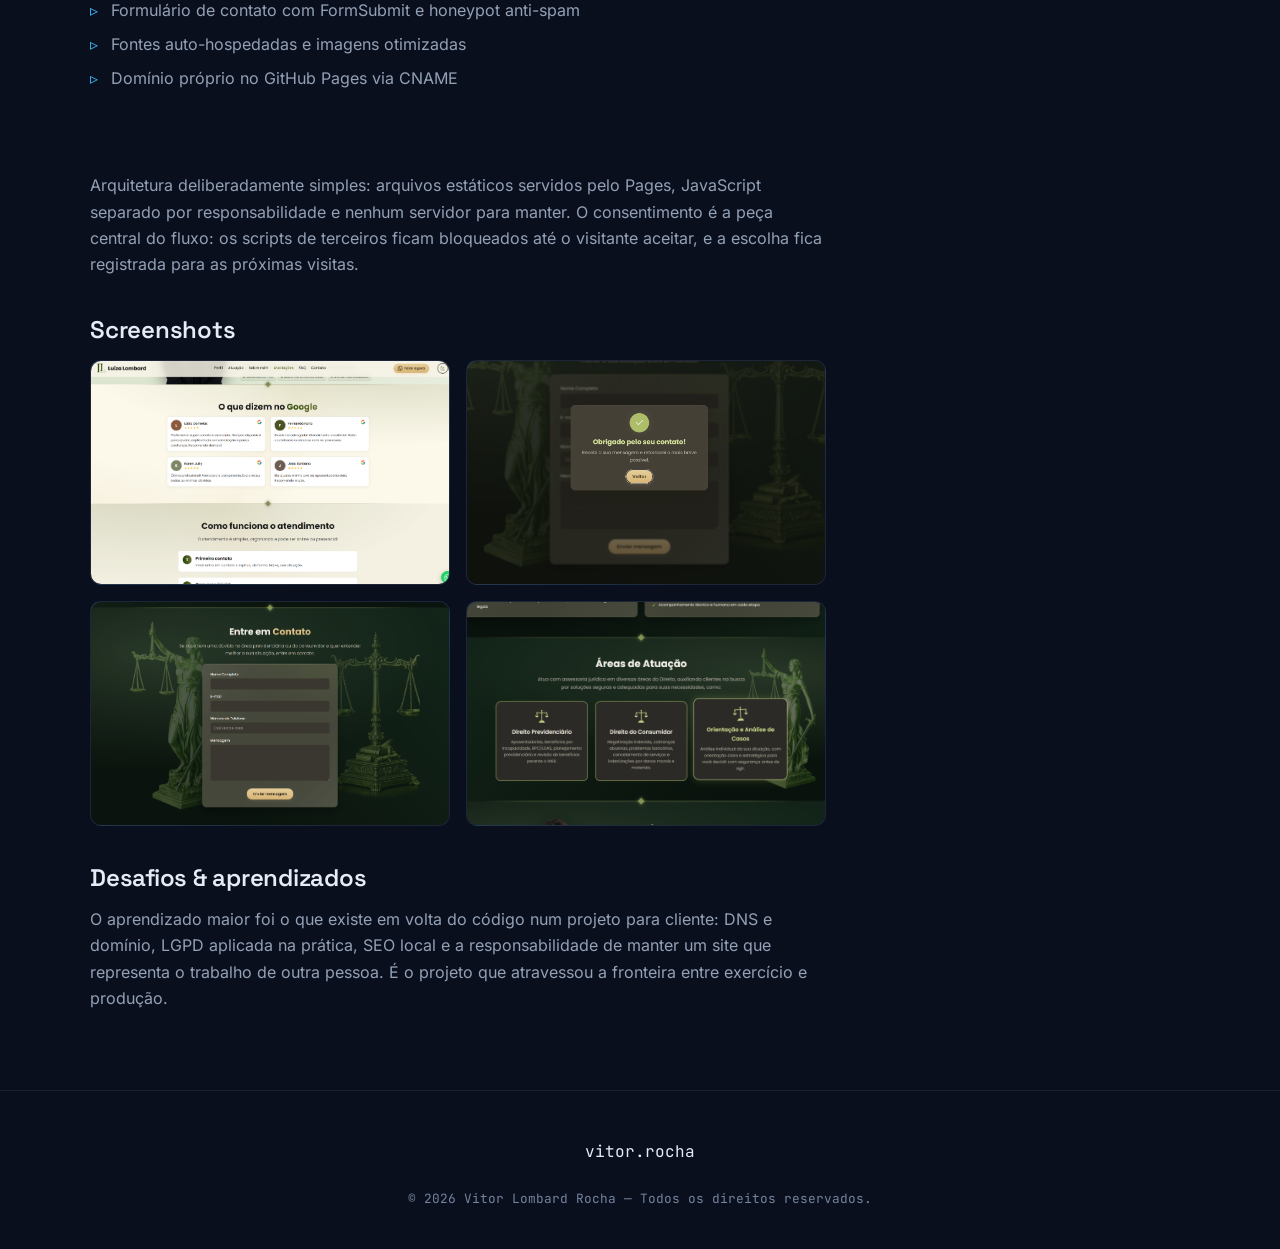
<file: projetos/luizalombard.html>
<!DOCTYPE html>
<html lang="pt-BR">

<head>
    <meta charset="UTF-8">
    <meta name="viewport" content="width=device-width, initial-scale=1.0">
    <meta name="theme-color" content="#0A0F1E">
    <script>(function(){try{if(localStorage.getItem('theme')==='light'){document.documentElement.setAttribute('data-theme','light');}}catch(e){}})();</script>
    <meta name="description"
        content="Estudo de caso: luizalombard.com.br — Site profissional de advocacia: vanilla JS, SEO com dados estruturados e LGPD.">

    <!-- Open Graph (preview ao compartilhar) -->
    <meta property="og:title" content="luizalombard.com.br — Estudo de caso · Vitor Lombard Rocha">
    <meta property="og:description" content="Site profissional de advocacia: vanilla JS, SEO com dados estruturados e LGPD.">
    <meta property="og:type" content="article">
    <meta property="og:locale" content="pt_BR">
    <meta property="og:url" content="https://www.vitorlombard.com.br/projetos/luizalombard.html">
    <meta property="og:image" content="https://www.vitorlombard.com.br/assets/img/og.png">
    <meta property="og:image:width" content="1200">
    <meta property="og:image:height" content="630">
    <meta property="og:image:alt" content="Vitor Lombard Rocha — Portfólio">
    <meta name="twitter:card" content="summary_large_image">

    <title>luizalombard.com.br — Estudo de caso · Vitor Lombard Rocha</title>

    <link rel="icon" type="image/png" href="../assets/img/favicon.png">
    <link rel="apple-touch-icon" href="../assets/img/apple-touch-icon.png">
    <!-- TROCAR o domínio ao publicar -->
    <link rel="canonical" href="https://www.vitorlombard.com.br/projetos/luizalombard.html">

    <!-- Fontes auto-hospedadas: preload só dos pesos críticos da dobra -->
    <link rel="preload" href="../assets/fonts/space-grotesk-600.woff2" as="font" type="font/woff2" crossorigin>
    <link rel="preload" href="../assets/fonts/inter-400.woff2" as="font" type="font/woff2" crossorigin>
    <link rel="preload" href="../assets/fonts/jetbrains-mono-600.woff2" as="font" type="font/woff2" crossorigin>

    <link rel="stylesheet" href="../assets/css/style.css">
</head>

<body>

    <svg width="0" height="0" style="position:absolute" aria-hidden="true" focusable="false">
        <symbol id="i-list" viewBox="0 0 16 16"><path fill="currentColor" d="M2.5 12a.5.5 0 0 1 .5-.5h10a.5.5 0 0 1 0 1H3a.5.5 0 0 1-.5-.5m0-4a.5.5 0 0 1 .5-.5h10a.5.5 0 0 1 0 1H3a.5.5 0 0 1-.5-.5m0-4a.5.5 0 0 1 .5-.5h10a.5.5 0 0 1 0 1H3a.5.5 0 0 1-.5-.5"/></symbol>
        <symbol id="i-sun" viewBox="0 0 16 16"><path fill="currentColor" d="M8 11a3 3 0 1 1 0-6 3 3 0 0 1 0 6m0 1a4 4 0 1 0 0-8 4 4 0 0 0 0 8M8 0a.5.5 0 0 1 .5.5v2a.5.5 0 0 1-1 0v-2A.5.5 0 0 1 8 0m0 13a.5.5 0 0 1 .5.5v2a.5.5 0 0 1-1 0v-2A.5.5 0 0 1 8 13m8-5a.5.5 0 0 1-.5.5h-2a.5.5 0 0 1 0-1h2a.5.5 0 0 1 .5.5M3 8a.5.5 0 0 1-.5.5h-2a.5.5 0 0 1 0-1h2A.5.5 0 0 1 3 8m10.657-5.657a.5.5 0 0 1 0 .707l-1.414 1.415a.5.5 0 1 1-.707-.708l1.414-1.414a.5.5 0 0 1 .707 0m-9.193 9.193a.5.5 0 0 1 0 .707L3.05 13.657a.5.5 0 0 1-.707-.707l1.414-1.414a.5.5 0 0 1 .707 0m9.193 2.121a.5.5 0 0 1-.707 0l-1.414-1.414a.5.5 0 0 1 .707-.707l1.414 1.414a.5.5 0 0 1 0 .707M4.464 4.465a.5.5 0 0 1-.707 0L2.343 3.05a.5.5 0 1 1 .707-.707l1.414 1.414a.5.5 0 0 1 0 .708"/></symbol>
        <symbol id="i-moon" viewBox="0 0 16 16"><path fill="currentColor" d="M6 .278a.77.77 0 0 1 .08.858 7.2 7.2 0 0 0-.878 3.46c0 4.021 3.278 7.277 7.318 7.277q.792-.001 1.533-.16a.79.79 0 0 1 .81.316.73.73 0 0 1-.031.893A8.35 8.35 0 0 1 8.344 16C3.734 16 0 12.286 0 7.71 0 4.266 2.114 1.312 5.124.06A.75.75 0 0 1 6 .278M4.858 1.311A7.27 7.27 0 0 0 1.025 7.71c0 4.02 3.279 7.276 7.319 7.276a7.32 7.32 0 0 0 5.205-2.162q-.506.063-1.029.063c-4.61 0-8.343-3.714-8.343-8.29 0-1.167.242-2.278.681-3.286"/><path fill="currentColor" d="M10.794 3.148a.217.217 0 0 1 .412 0l.387 1.162c.173.518.579.924 1.097 1.097l1.162.387a.217.217 0 0 1 0 .412l-1.162.387a1.73 1.73 0 0 0-1.097 1.097l-.387 1.162a.217.217 0 0 1-.412 0l-.387-1.162A1.73 1.73 0 0 0 9.31 6.593l-1.162-.387a.217.217 0 0 1 0-.412l1.162-.387a1.73 1.73 0 0 0 1.097-1.097zM13.863.099a.145.145 0 0 1 .274 0l.258.774c.115.346.386.617.732.732l.774.258a.145.145 0 0 1 0 .274l-.774.258a1.16 1.16 0 0 0-.732.732l-.258.774a.145.145 0 0 1-.274 0l-.258-.774a1.16 1.16 0 0 0-.732-.732l-.774-.258a.145.145 0 0 1 0-.274l.774-.258c.346-.115.617-.386.732-.732z"/></symbol>
        <symbol id="i-x" viewBox="0 0 16 16"><path fill="currentColor" d="M4.646 4.646a.5.5 0 0 1 .708 0L8 7.293l2.646-2.647a.5.5 0 0 1 .708.708L8.707 8l2.647 2.646a.5.5 0 0 1-.708.708L8 8.707l-2.646 2.647a.5.5 0 0 1-.708-.708L7.293 8 4.646 5.354a.5.5 0 0 1 0-.708"/></symbol>
        <symbol id="i-github" viewBox="0 0 16 16"><path fill="currentColor" d="M8 0C3.58 0 0 3.58 0 8c0 3.54 2.29 6.53 5.47 7.59.4.07.55-.17.55-.38 0-.19-.01-.82-.01-1.49-2.01.37-2.53-.49-2.69-.94-.09-.23-.48-.94-.82-1.13-.28-.15-.68-.52-.01-.53.63-.01 1.08.58 1.23.82.72 1.21 1.87.87 2.33.66.07-.52.28-.87.51-1.07-1.78-.2-3.64-.89-3.64-3.95 0-.87.31-1.59.82-2.15-.08-.2-.36-1.02.08-2.12 0 0 .67-.21 2.2.82.64-.18 1.32-.27 2-.27.68 0 1.36.09 2 .27 1.53-1.04 2.2-.82 2.2-.82.44 1.1.16 1.92.08 2.12.51.56.82 1.27.82 2.15 0 3.07-1.87 3.75-3.65 3.95.29.25.54.73.54 1.48 0 1.07-.01 1.93-.01 2.2 0 .21.15.46.55.38A8.01 8.01 0 0 0 16 8c0-4.42-3.58-8-8-8"/></symbol>
        <symbol id="i-arrow-up-right" viewBox="0 0 16 16"><path fill="currentColor" fill-rule="evenodd" d="M14 2.5a.5.5 0 0 0-.5-.5h-6a.5.5 0 0 0 0 1h4.793L2.146 13.146a.5.5 0 0 0 .708.708L13 3.707V8.5a.5.5 0 0 0 1 0z"/></symbol>
        <symbol id="i-arrow-left" viewBox="0 0 16 16"><path fill="currentColor" fill-rule="evenodd" d="M15 8a.5.5 0 0 0-.5-.5H2.707l3.147-3.146a.5.5 0 1 0-.708-.708l-4 4a.5.5 0 0 0 0 .708l4 4a.5.5 0 0 0 .708-.708L2.707 8.5H14.5A.5.5 0 0 0 15 8"/></symbol>
    </svg>

    <canvas id="bg-canvas" aria-hidden="true"></canvas>

    <!-- HEADER simplificado das páginas de projeto -->
    <header class="header">
        <div class="container">
            <a href="../index.html#hero" class="logo-link" aria-label="Ir para o início">
                <span class="logo-mark">V</span>
                <span>vitor<span class="logo-dim">.rocha</span></span>
            </a>
            <nav class="nav" id="navbar" aria-label="Navegação principal">
                <a href="../index.html#sobre"><span class="nav-index">01.</span>Sobre</a>
                <a href="../index.html#tecnologias"><span class="nav-index">02.</span>Stack</a>
                <a href="../index.html#projetos"><span class="nav-index">03.</span>Projetos</a>
                <a href="../index.html#trajetoria"><span class="nav-index">04.</span>Trajetória</a>
                <a href="../index.html#contato"><span class="nav-index">05.</span>Contato</a>
            </nav>
            <div class="header-actions">
                <button class="lang-toggle" type="button" aria-label="Mudar idioma para inglês"
                    title="Idioma: Português">
                    <span class="lt-label lt-pt" aria-hidden="true">PT</span>
                    <span class="lt-label lt-en" aria-hidden="true">EN</span>
                </button>
                <button class="theme-toggle" id="theme-toggle" type="button"
                    aria-label="Alternar tema claro e escuro" title="Alternar tema">
                    <svg class="icon ic-sun" aria-hidden="true"><use href="#i-sun"></use></svg>
                    <svg class="icon ic-moon" aria-hidden="true"><use href="#i-moon"></use></svg>
                </button>
                <a href="../todos-projetos.html" class="btn btn--ghost btn--sm">
                    <svg class="icon"><use href="#i-arrow-left"></use></svg>
                    <span>Projetos</span>
                </a>
                <button class="menu-toggle" id="menu-icon" aria-label="Abrir menu" aria-expanded="false" aria-controls="navbar">
                    <span class="mt-bars" aria-hidden="true"><span></span><span></span><span></span></span>
                </button>
            </div>
        </div>
    </header>

    <main>
        <!-- HERO DO CASE -->
        <section class="case-hero">
            <div class="container">
                <a href="../todos-projetos.html" class="back-link">
                    <span class="back-bubble"><svg class="icon"><use href="#i-arrow-left"></use></svg></span> <span class="back-label">todos os projetos</span>
                </a>

                <span class="eyebrow">// projeto · site institucional</span>
                <h1>luizalombard.com.br</h1>
                <p class="case-sub">
                    Projeto para cliente real, do código à publicação: site de advocacia rápido, acessível e em conformidade com a LGPD, servido pelo GitHub Pages com domínio próprio.
                </p>

                <div class="case-actions">
                    <a href="https://luizalombard.com.br/" target="_blank" rel="noopener" class="btn btn--primary">
                        <svg class="icon"><use href="#i-arrow-up-right"></use></svg> Ver projeto
                    </a>
                    <a href="https://github.com/Vitor-LR/portifolio-luiza" target="_blank" rel="noopener" class="btn btn--ghost">
                        <svg class="icon"><use href="#i-github"></use></svg> Ver código
                    </a>
                </div>

                <div class="case-banner">
                    <!-- TROCAR: substitua os arquivos em assets/img/luizalombard/ pelas capturas reais -->
                    <img src="../assets/img/luizalombard/banner.png" alt="Banner do projeto luizalombard.com.br">
                </div>
            </div>
        </section>

        <!-- CORPO DO CASE -->
        <section class="section" style="padding-top: clamp(2.5rem, 5vw, 4rem);">
            <div class="container">
                <div class="case-layout">
                    <article class="case-content">
                        <h2>Visão geral</h2>
                        <p>
                            Site institucional de uma advogada, no ar em luizalombard.com.br. Todo o front é HTML, CSS e JavaScript puros — sem frameworks — com tema claro/escuro sem flash de carregamento, fontes auto-hospedadas e atenção a performance e acessibilidade.
                        </p>

                        <h2>O problema</h2>
                        <p>
                            Um site profissional de verdade precisa de mais do que aparência: precisa carregar rápido em celular, ser encontrado no Google, tratar dados de visitantes conforme a LGPD e custar pouco para manter. E, sendo para cliente real, precisa ficar no ar de forma confiável.
                        </p>

                        <h2>A solução</h2>
                        <p>
                            O site foi construído estático e publicado no GitHub Pages com domínio próprio via CNAME. O SEO usa dados estruturados schema.org do tipo Attorney, sitemap e robots. O script do Google Ads só carrega depois do consentimento de cookies — conformidade com a LGPD de verdade, não um banner decorativo. O formulário de contato envia por FormSubmit com honeypot anti-spam, sem backend próprio.
                        </p>

                        <h2>Funcionalidades</h2>
                        <ul>
                            <li>Tema claro/escuro persistente e sem flash de carregamento</li>
                            <li>Dados estruturados schema.org (Attorney) para SEO local</li>
                            <li>Consentimento de cookies controlando o carregamento do Google Ads</li>
                            <li>Formulário de contato com FormSubmit e honeypot anti-spam</li>
                            <li>Fontes auto-hospedadas e imagens otimizadas</li>
                            <li>Domínio próprio no GitHub Pages via CNAME</li>
                        </ul>

                        <h2>Arquitetura</h2>
                        <p>
                            Arquitetura deliberadamente simples: arquivos estáticos servidos pelo Pages, JavaScript separado por responsabilidade e nenhum servidor para manter. O consentimento é a peça central do fluxo: os scripts de terceiros ficam bloqueados até o visitante aceitar, e a escolha fica registrada para as próximas visitas.
                        </p>

                        <h2>Screenshots</h2>
                        <div class="gallery">
                            <figure><img src="../assets/img/luizalombard/shot1.png" alt="Página inicial do site" loading="lazy"></figure>
                            <figure><img src="../assets/img/luizalombard/shot2.png" alt="Seção de áreas de atuação" loading="lazy"></figure>
                            <figure><img src="../assets/img/luizalombard/shot3.png" alt="Formulário de contato" loading="lazy"></figure>
                            <figure><img src="../assets/img/luizalombard/shot4.png" alt="Versão mobile do site" loading="lazy"></figure>
                        </div>

                        <h2>Desafios &amp; aprendizados</h2>
                        <p>
                            O aprendizado maior foi o que existe em volta do código num projeto para cliente: DNS e domínio, LGPD aplicada na prática, SEO local e a responsabilidade de manter um site que representa o trabalho de outra pessoa. É o projeto que atravessou a fronteira entre exercício e produção.
                        </p>
                    </article>

                    <!-- SIDEBAR -->
                    <aside class="case-aside">
                        <h3>// detalhes</h3>
                        <div class="meta-block">
                            <p class="meta-label">categoria</p>
                            <p class="meta-val">Site · Landing Page</p>
                        </div>
                        <div class="meta-block">
                            <p class="meta-label">ano</p>
                            <p class="meta-val">2025 — 2026</p>
                        </div>
                        <div class="meta-block">
                            <p class="meta-label">papel</p>
                            <p class="meta-val">Projeto completo para cliente real — do código à publicação</p>
                        </div>
                        <div class="meta-block">
                            <p class="meta-label">tecnologias</p>
                            <div class="badges">
                                <span class="badge">HTML5</span>
                                <span class="badge">CSS3</span>
                                <span class="badge">JavaScript</span>
                                <span class="badge">SEO</span>
                                <span class="badge">LGPD</span>
                                <span class="badge">GitHub Pages</span>
                            </div>
                        </div>
                        <div class="aside-actions">
                        <a href="https://luizalombard.com.br/" target="_blank" rel="noopener" class="btn btn--primary btn--block">
                            <svg class="icon"><use href="#i-arrow-up-right"></use></svg>
                            <span class="cta-full">Ver projeto</span><span class="cta-short">Projeto</span>
                        </a>
                        <a href="https://github.com/Vitor-LR/portifolio-luiza" target="_blank" rel="noopener" class="btn btn--ghost btn--block">
                            <svg class="icon"><use href="#i-github"></use></svg>
                            <span class="cta-full">Ver código</span><span class="cta-short">Código</span>
                        </a>
                    </div>
                    </aside>
                </div>
            </div>
        </section>
    </main>

        <!-- Barra de progresso de leitura -->
    <div class="scroll-progress" id="scroll-progress" aria-hidden="true"></div>

    <footer class="footer">
        <div class="container">
            <a href="../index.html#hero" class="footer-brand">vitor<span class="logo-dim">.rocha</span></a>
            <p class="copyright">© <span data-year>2026</span> Vitor Lombard Rocha — Todos os direitos reservados.</p>
        </div>
    </footer>

    <!-- Lightbox das screenshots -->
    <div class="lightbox" id="lightbox" aria-hidden="true">
        <div class="lightbox-frame" role="dialog" aria-modal="true" aria-label="Screenshot ampliada">
            <button class="lightbox-close" type="button" aria-label="Fechar (Esc)">
                <svg class="icon"><use href="#i-x"></use></svg>
            </button>
            <img alt="">
        </div>
    </div>

    <script src="../assets/js/i18n.js" defer></script>
    <script src="../assets/js/particles.js" defer></script>
    <script src="../assets/js/main.js" defer></script>
    <script src="../assets/js/elastic-scroll.js" defer></script>
    <script src="../assets/js/gallery-modal.js" defer></script>
</body>

</html>
</file>
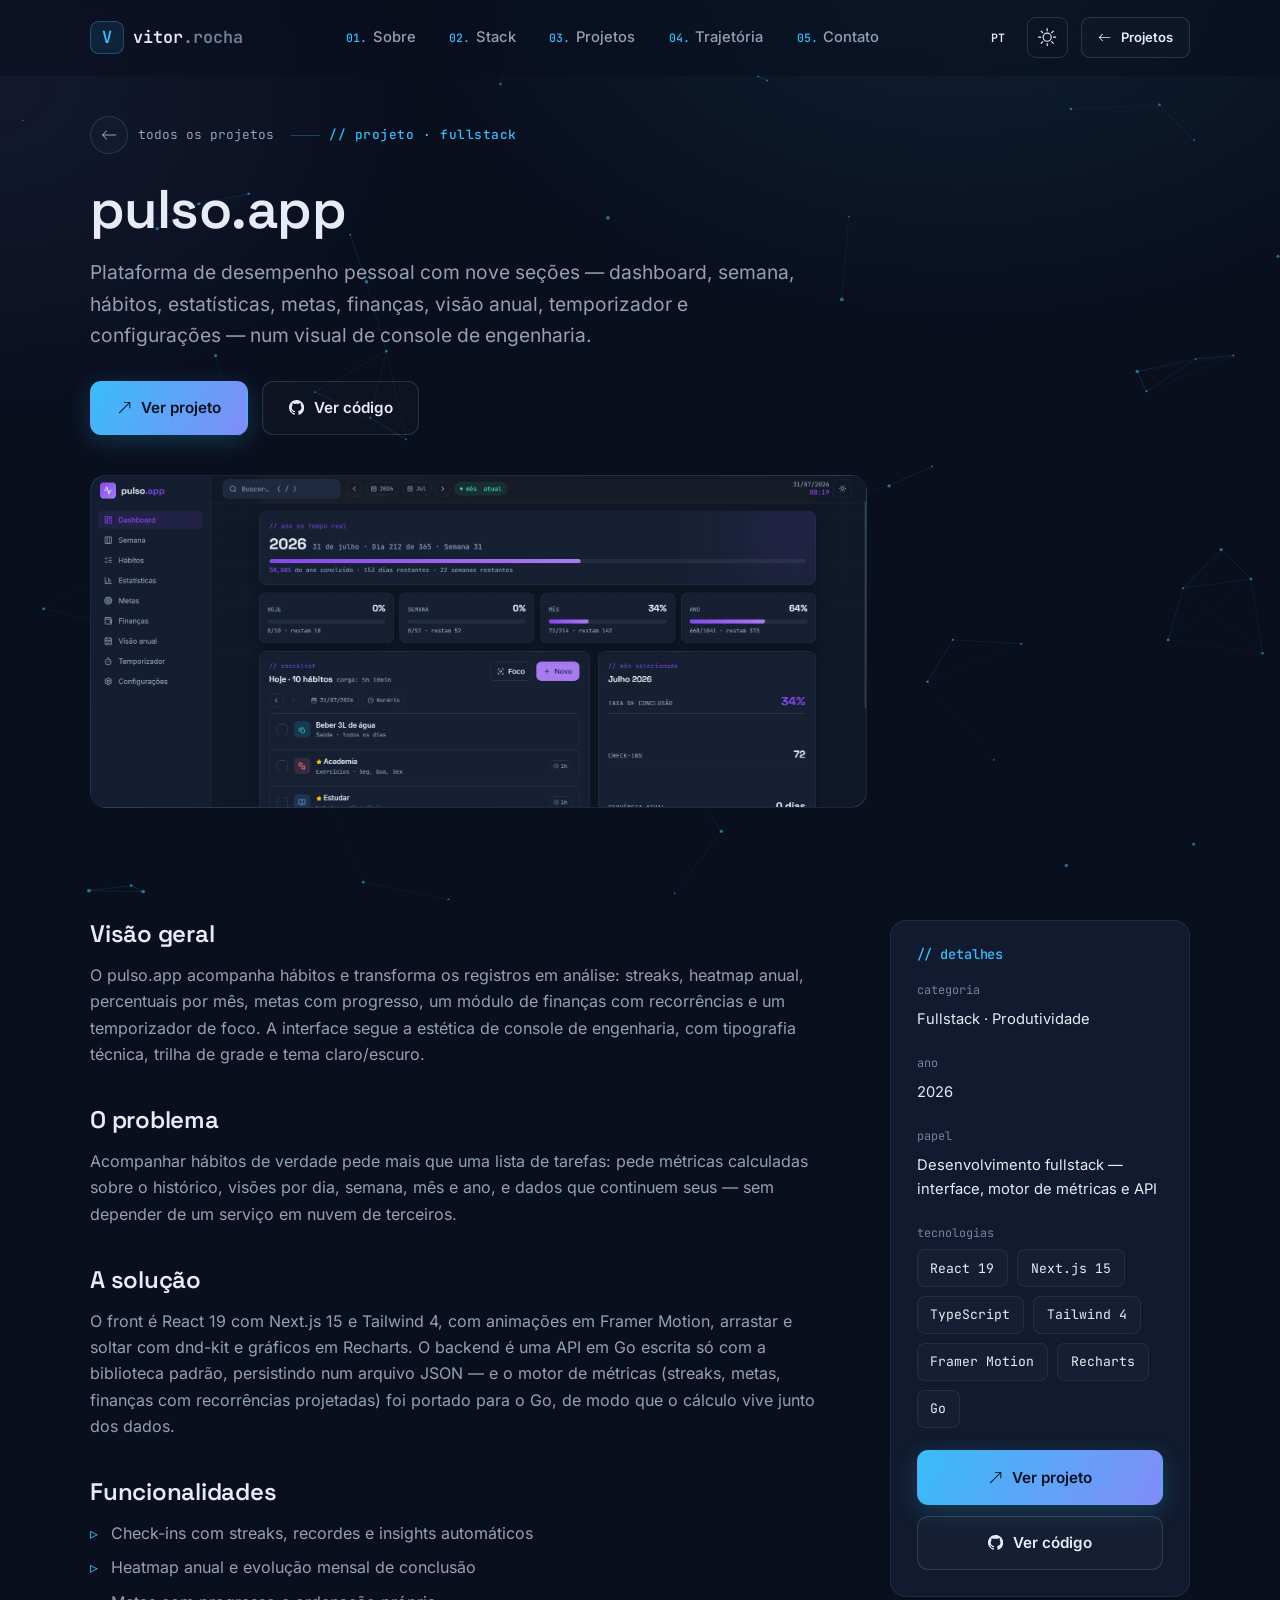
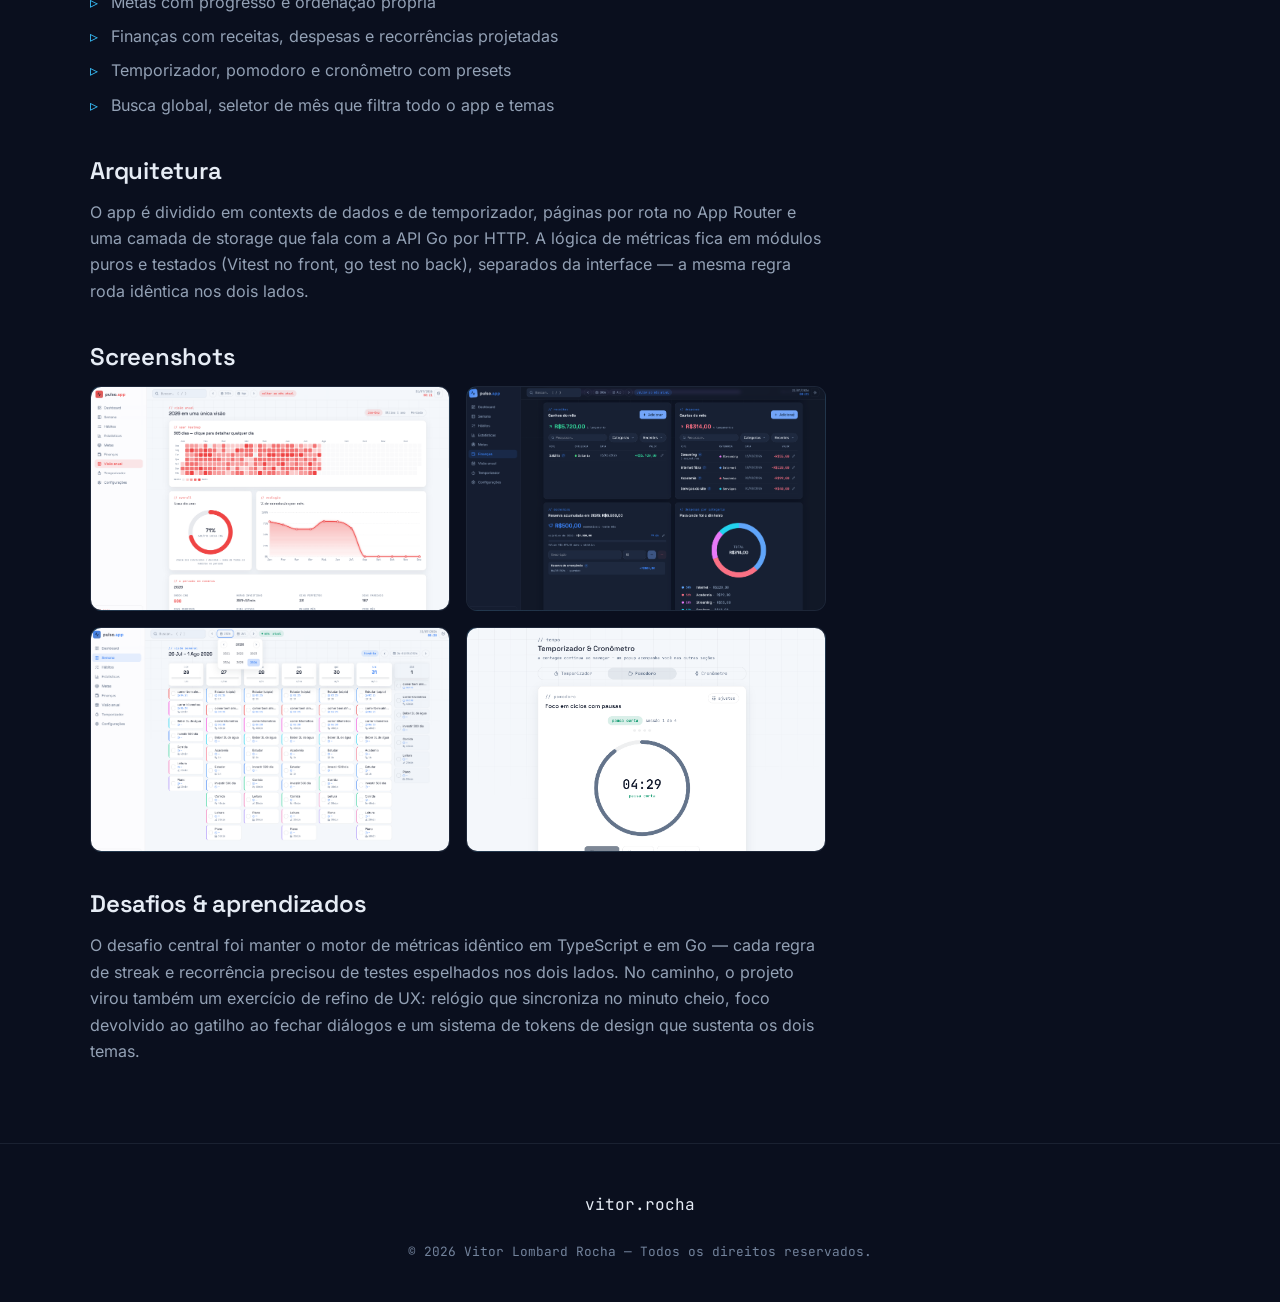
<file: projetos/pulso-app.html>
<!DOCTYPE html>
<html lang="pt-BR">

<head>
    <meta charset="UTF-8">
    <meta name="viewport" content="width=device-width, initial-scale=1.0">
    <meta name="theme-color" content="#0A0F1E">
    <script>(function(){try{if(localStorage.getItem('theme')==='light'){document.documentElement.setAttribute('data-theme','light');}}catch(e){}})();</script>
    <meta name="description"
        content="Estudo de caso: pulso.app — Rastreador e análise de hábitos: React/Next.js + API em Go, com heatmaps, metas, finanças e temporizador.">

    <!-- Open Graph (preview ao compartilhar) -->
    <meta property="og:title" content="pulso.app — Estudo de caso · Vitor Lombard Rocha">
    <meta property="og:description" content="Rastreador e análise de hábitos: React/Next.js + API em Go, com heatmaps, metas, finanças e temporizador.">
    <meta property="og:type" content="article">
    <meta property="og:locale" content="pt_BR">
    <meta property="og:url" content="https://www.vitorlombard.com.br/projetos/pulso-app.html">
    <meta property="og:image" content="https://www.vitorlombard.com.br/assets/img/og.png">
    <meta property="og:image:width" content="1200">
    <meta property="og:image:height" content="630">
    <meta property="og:image:alt" content="Vitor Lombard Rocha — Portfólio">
    <meta name="twitter:card" content="summary_large_image">

    <title>pulso.app — Estudo de caso · Vitor Lombard Rocha</title>

    <link rel="icon" type="image/png" href="../assets/img/favicon.png">
    <link rel="apple-touch-icon" href="../assets/img/apple-touch-icon.png">
    <!-- TROCAR o domínio ao publicar -->
    <link rel="canonical" href="https://www.vitorlombard.com.br/projetos/pulso-app.html">

    <!-- Fontes auto-hospedadas: preload só dos pesos críticos da dobra -->
    <link rel="preload" href="../assets/fonts/space-grotesk-600.woff2" as="font" type="font/woff2" crossorigin>
    <link rel="preload" href="../assets/fonts/inter-400.woff2" as="font" type="font/woff2" crossorigin>
    <link rel="preload" href="../assets/fonts/jetbrains-mono-600.woff2" as="font" type="font/woff2" crossorigin>

    <link rel="stylesheet" href="../assets/css/style.css">
</head>

<body>

    <svg width="0" height="0" style="position:absolute" aria-hidden="true" focusable="false">
        <symbol id="i-list" viewBox="0 0 16 16"><path fill="currentColor" d="M2.5 12a.5.5 0 0 1 .5-.5h10a.5.5 0 0 1 0 1H3a.5.5 0 0 1-.5-.5m0-4a.5.5 0 0 1 .5-.5h10a.5.5 0 0 1 0 1H3a.5.5 0 0 1-.5-.5m0-4a.5.5 0 0 1 .5-.5h10a.5.5 0 0 1 0 1H3a.5.5 0 0 1-.5-.5"/></symbol>
        <symbol id="i-sun" viewBox="0 0 16 16"><path fill="currentColor" d="M8 11a3 3 0 1 1 0-6 3 3 0 0 1 0 6m0 1a4 4 0 1 0 0-8 4 4 0 0 0 0 8M8 0a.5.5 0 0 1 .5.5v2a.5.5 0 0 1-1 0v-2A.5.5 0 0 1 8 0m0 13a.5.5 0 0 1 .5.5v2a.5.5 0 0 1-1 0v-2A.5.5 0 0 1 8 13m8-5a.5.5 0 0 1-.5.5h-2a.5.5 0 0 1 0-1h2a.5.5 0 0 1 .5.5M3 8a.5.5 0 0 1-.5.5h-2a.5.5 0 0 1 0-1h2A.5.5 0 0 1 3 8m10.657-5.657a.5.5 0 0 1 0 .707l-1.414 1.415a.5.5 0 1 1-.707-.708l1.414-1.414a.5.5 0 0 1 .707 0m-9.193 9.193a.5.5 0 0 1 0 .707L3.05 13.657a.5.5 0 0 1-.707-.707l1.414-1.414a.5.5 0 0 1 .707 0m9.193 2.121a.5.5 0 0 1-.707 0l-1.414-1.414a.5.5 0 0 1 .707-.707l1.414 1.414a.5.5 0 0 1 0 .707M4.464 4.465a.5.5 0 0 1-.707 0L2.343 3.05a.5.5 0 1 1 .707-.707l1.414 1.414a.5.5 0 0 1 0 .708"/></symbol>
        <symbol id="i-moon" viewBox="0 0 16 16"><path fill="currentColor" d="M6 .278a.77.77 0 0 1 .08.858 7.2 7.2 0 0 0-.878 3.46c0 4.021 3.278 7.277 7.318 7.277q.792-.001 1.533-.16a.79.79 0 0 1 .81.316.73.73 0 0 1-.031.893A8.35 8.35 0 0 1 8.344 16C3.734 16 0 12.286 0 7.71 0 4.266 2.114 1.312 5.124.06A.75.75 0 0 1 6 .278M4.858 1.311A7.27 7.27 0 0 0 1.025 7.71c0 4.02 3.279 7.276 7.319 7.276a7.32 7.32 0 0 0 5.205-2.162q-.506.063-1.029.063c-4.61 0-8.343-3.714-8.343-8.29 0-1.167.242-2.278.681-3.286"/><path fill="currentColor" d="M10.794 3.148a.217.217 0 0 1 .412 0l.387 1.162c.173.518.579.924 1.097 1.097l1.162.387a.217.217 0 0 1 0 .412l-1.162.387a1.73 1.73 0 0 0-1.097 1.097l-.387 1.162a.217.217 0 0 1-.412 0l-.387-1.162A1.73 1.73 0 0 0 9.31 6.593l-1.162-.387a.217.217 0 0 1 0-.412l1.162-.387a1.73 1.73 0 0 0 1.097-1.097zM13.863.099a.145.145 0 0 1 .274 0l.258.774c.115.346.386.617.732.732l.774.258a.145.145 0 0 1 0 .274l-.774.258a1.16 1.16 0 0 0-.732.732l-.258.774a.145.145 0 0 1-.274 0l-.258-.774a1.16 1.16 0 0 0-.732-.732l-.774-.258a.145.145 0 0 1 0-.274l.774-.258c.346-.115.617-.386.732-.732z"/></symbol>
        <symbol id="i-x" viewBox="0 0 16 16"><path fill="currentColor" d="M4.646 4.646a.5.5 0 0 1 .708 0L8 7.293l2.646-2.647a.5.5 0 0 1 .708.708L8.707 8l2.647 2.646a.5.5 0 0 1-.708.708L8 8.707l-2.646 2.647a.5.5 0 0 1-.708-.708L7.293 8 4.646 5.354a.5.5 0 0 1 0-.708"/></symbol>
        <symbol id="i-github" viewBox="0 0 16 16"><path fill="currentColor" d="M8 0C3.58 0 0 3.58 0 8c0 3.54 2.29 6.53 5.47 7.59.4.07.55-.17.55-.38 0-.19-.01-.82-.01-1.49-2.01.37-2.53-.49-2.69-.94-.09-.23-.48-.94-.82-1.13-.28-.15-.68-.52-.01-.53.63-.01 1.08.58 1.23.82.72 1.21 1.87.87 2.33.66.07-.52.28-.87.51-1.07-1.78-.2-3.64-.89-3.64-3.95 0-.87.31-1.59.82-2.15-.08-.2-.36-1.02.08-2.12 0 0 .67-.21 2.2.82.64-.18 1.32-.27 2-.27.68 0 1.36.09 2 .27 1.53-1.04 2.2-.82 2.2-.82.44 1.1.16 1.92.08 2.12.51.56.82 1.27.82 2.15 0 3.07-1.87 3.75-3.65 3.95.29.25.54.73.54 1.48 0 1.07-.01 1.93-.01 2.2 0 .21.15.46.55.38A8.01 8.01 0 0 0 16 8c0-4.42-3.58-8-8-8"/></symbol>
        <symbol id="i-arrow-up-right" viewBox="0 0 16 16"><path fill="currentColor" fill-rule="evenodd" d="M14 2.5a.5.5 0 0 0-.5-.5h-6a.5.5 0 0 0 0 1h4.793L2.146 13.146a.5.5 0 0 0 .708.708L13 3.707V8.5a.5.5 0 0 0 1 0z"/></symbol>
        <symbol id="i-arrow-left" viewBox="0 0 16 16"><path fill="currentColor" fill-rule="evenodd" d="M15 8a.5.5 0 0 0-.5-.5H2.707l3.147-3.146a.5.5 0 1 0-.708-.708l-4 4a.5.5 0 0 0 0 .708l4 4a.5.5 0 0 0 .708-.708L2.707 8.5H14.5A.5.5 0 0 0 15 8"/></symbol>
    </svg>

    <canvas id="bg-canvas" aria-hidden="true"></canvas>

    <!-- HEADER simplificado das páginas de projeto -->
    <header class="header">
        <div class="container">
            <a href="../index.html#hero" class="logo-link" aria-label="Ir para o início">
                <span class="logo-mark">V</span>
                <span>vitor<span class="logo-dim">.rocha</span></span>
            </a>
            <nav class="nav" id="navbar" aria-label="Navegação principal">
                <a href="../index.html#sobre"><span class="nav-index">01.</span>Sobre</a>
                <a href="../index.html#tecnologias"><span class="nav-index">02.</span>Stack</a>
                <a href="../index.html#projetos"><span class="nav-index">03.</span>Projetos</a>
                <a href="../index.html#trajetoria"><span class="nav-index">04.</span>Trajetória</a>
                <a href="../index.html#contato"><span class="nav-index">05.</span>Contato</a>
            </nav>
            <div class="header-actions">
                <button class="lang-toggle" type="button" aria-label="Mudar idioma para inglês"
                    title="Idioma: Português">
                    <span class="lt-label lt-pt" aria-hidden="true">PT</span>
                    <span class="lt-label lt-en" aria-hidden="true">EN</span>
                </button>
                <button class="theme-toggle" id="theme-toggle" type="button"
                    aria-label="Alternar tema claro e escuro" title="Alternar tema">
                    <svg class="icon ic-sun" aria-hidden="true"><use href="#i-sun"></use></svg>
                    <svg class="icon ic-moon" aria-hidden="true"><use href="#i-moon"></use></svg>
                </button>
                <a href="../todos-projetos.html" class="btn btn--ghost btn--sm">
                    <svg class="icon"><use href="#i-arrow-left"></use></svg>
                    <span>Projetos</span>
                </a>
                <button class="menu-toggle" id="menu-icon" aria-label="Abrir menu" aria-expanded="false" aria-controls="navbar">
                    <span class="mt-bars" aria-hidden="true"><span></span><span></span><span></span></span>
                </button>
            </div>
        </div>
    </header>

    <main>
        <!-- HERO DO CASE -->
        <section class="case-hero">
            <div class="container">
                <a href="../todos-projetos.html" class="back-link">
                    <span class="back-bubble"><svg class="icon"><use href="#i-arrow-left"></use></svg></span> <span class="back-label">todos os projetos</span>
                </a>

                <span class="eyebrow">// projeto · fullstack</span>
                <h1>pulso.app</h1>
                <p class="case-sub">
                    Plataforma de desempenho pessoal com nove seções — dashboard, semana, hábitos, estatísticas, metas, finanças, visão anual, temporizador e configurações — num visual de console de engenharia.
                </p>

                <div class="case-actions">
                    <a href="https://vitor-lr.github.io/Habit-Tracker/" target="_blank" rel="noopener" class="btn btn--primary">
                        <svg class="icon"><use href="#i-arrow-up-right"></use></svg> Ver projeto
                    </a>
                    <a href="https://github.com/Vitor-LR/Habit-Tracker" target="_blank" rel="noopener" class="btn btn--ghost">
                        <svg class="icon"><use href="#i-github"></use></svg> Ver código
                    </a>
                </div>

                <div class="case-banner">
                    <!-- TROCAR: substitua os arquivos em assets/img/pulso-app/ pelas capturas reais -->
                    <img src="../assets/img/pulso-app/banner.png" alt="Banner do projeto pulso.app">
                </div>
            </div>
        </section>

        <!-- CORPO DO CASE -->
        <section class="section" style="padding-top: clamp(2.5rem, 5vw, 4rem);">
            <div class="container">
                <div class="case-layout">
                    <article class="case-content">
                        <h2>Visão geral</h2>
                        <p>
                            O pulso.app acompanha hábitos e transforma os registros em análise: streaks, heatmap anual, percentuais por mês, metas com progresso, um módulo de finanças com recorrências e um temporizador de foco. A interface segue a estética de console de engenharia, com tipografia técnica, trilha de grade e tema claro/escuro.
                        </p>

                        <h2>O problema</h2>
                        <p>
                            Acompanhar hábitos de verdade pede mais que uma lista de tarefas: pede métricas calculadas sobre o histórico, visões por dia, semana, mês e ano, e dados que continuem seus — sem depender de um serviço em nuvem de terceiros.
                        </p>

                        <h2>A solução</h2>
                        <p>
                            O front é React 19 com Next.js 15 e Tailwind 4, com animações em Framer Motion, arrastar e soltar com dnd-kit e gráficos em Recharts. O backend é uma API em Go escrita só com a biblioteca padrão, persistindo num arquivo JSON — e o motor de métricas (streaks, metas, finanças com recorrências projetadas) foi portado para o Go, de modo que o cálculo vive junto dos dados.
                        </p>

                        <h2>Funcionalidades</h2>
                        <ul>
                            <li>Check-ins com streaks, recordes e insights automáticos</li>
                            <li>Heatmap anual e evolução mensal de conclusão</li>
                            <li>Metas com progresso e ordenação própria</li>
                            <li>Finanças com receitas, despesas e recorrências projetadas</li>
                            <li>Temporizador, pomodoro e cronômetro com presets</li>
                            <li>Busca global, seletor de mês que filtra todo o app e temas</li>
                        </ul>

                        <h2>Arquitetura</h2>
                        <p>
                            O app é dividido em contexts de dados e de temporizador, páginas por rota no App Router e uma camada de storage que fala com a API Go por HTTP. A lógica de métricas fica em módulos puros e testados (Vitest no front, go test no back), separados da interface — a mesma regra roda idêntica nos dois lados.
                        </p>

                        <h2>Screenshots</h2>
                        <div class="gallery">
                            <figure><img src="../assets/img/pulso-app/shot1.png" alt="Dashboard com checklist do dia" loading="lazy"></figure>
                            <figure><img src="../assets/img/pulso-app/shot2.png" alt="Heatmap anual de conclusão" loading="lazy"></figure>
                            <figure><img src="../assets/img/pulso-app/shot3.png" alt="Módulo de finanças" loading="lazy"></figure>
                            <figure><img src="../assets/img/pulso-app/shot4.png" alt="Temporizador de foco" loading="lazy"></figure>
                        </div>

                        <h2>Desafios &amp; aprendizados</h2>
                        <p>
                            O desafio central foi manter o motor de métricas idêntico em TypeScript e em Go — cada regra de streak e recorrência precisou de testes espelhados nos dois lados. No caminho, o projeto virou também um exercício de refino de UX: relógio que sincroniza no minuto cheio, foco devolvido ao gatilho ao fechar diálogos e um sistema de tokens de design que sustenta os dois temas.
                        </p>
                    </article>

                    <!-- SIDEBAR -->
                    <aside class="case-aside">
                        <h3>// detalhes</h3>
                        <div class="meta-block">
                            <p class="meta-label">categoria</p>
                            <p class="meta-val">Fullstack · Produtividade</p>
                        </div>
                        <div class="meta-block">
                            <p class="meta-label">ano</p>
                            <p class="meta-val">2026</p>
                        </div>
                        <div class="meta-block">
                            <p class="meta-label">papel</p>
                            <p class="meta-val">Desenvolvimento fullstack — interface, motor de métricas e API</p>
                        </div>
                        <div class="meta-block">
                            <p class="meta-label">tecnologias</p>
                            <div class="badges">
                                <span class="badge">React 19</span>
                                <span class="badge">Next.js 15</span>
                                <span class="badge">TypeScript</span>
                                <span class="badge">Tailwind 4</span>
                                <span class="badge">Framer Motion</span>
                                <span class="badge">Recharts</span>
                                <span class="badge">Go</span>
                            </div>
                        </div>
                        <div class="aside-actions">
                        <a href="https://vitor-lr.github.io/Habit-Tracker/" target="_blank" rel="noopener" class="btn btn--primary btn--block">
                            <svg class="icon"><use href="#i-arrow-up-right"></use></svg>
                            <span class="cta-full">Ver projeto</span><span class="cta-short">Projeto</span>
                        </a>
                        <a href="https://github.com/Vitor-LR/Habit-Tracker" target="_blank" rel="noopener" class="btn btn--ghost btn--block">
                            <svg class="icon"><use href="#i-github"></use></svg>
                            <span class="cta-full">Ver código</span><span class="cta-short">Código</span>
                        </a>
                    </div>
                    </aside>
                </div>
            </div>
        </section>
    </main>

        <!-- Barra de progresso de leitura -->
    <div class="scroll-progress" id="scroll-progress" aria-hidden="true"></div>

    <footer class="footer">
        <div class="container">
            <a href="../index.html#hero" class="footer-brand">vitor<span class="logo-dim">.rocha</span></a>
            <p class="copyright">© <span data-year>2026</span> Vitor Lombard Rocha — Todos os direitos reservados.</p>
        </div>
    </footer>

    <!-- Lightbox das screenshots -->
    <div class="lightbox" id="lightbox" aria-hidden="true">
        <div class="lightbox-frame" role="dialog" aria-modal="true" aria-label="Screenshot ampliada">
            <button class="lightbox-close" type="button" aria-label="Fechar (Esc)">
                <svg class="icon"><use href="#i-x"></use></svg>
            </button>
            <img alt="">
        </div>
    </div>

    <script src="../assets/js/i18n.js" defer></script>
    <script src="../assets/js/particles.js" defer></script>
    <script src="../assets/js/main.js" defer></script>
    <script src="../assets/js/elastic-scroll.js" defer></script>
    <script src="../assets/js/gallery-modal.js" defer></script>
</body>

</html>
</file>
<file: assets/css/style.css>
/* ============================================================
   FONTES AUTO-HOSPEDADAS (woff2, subset latino)
   ------------------------------------------------------------
   Antes carregadas via Google Fonts (render-blocking + conexão
   externa). Agora locais em ../fonts: elimina o round-trip ao
   Google e o CSS de fontes do caminho crítico. font-display:swap
   mantém o texto visível enquanto a fonte carrega. Só os pesos
   realmente usados no projeto estão aqui (Space Grotesk 500/600/700,
   Inter 400/500/600, JetBrains Mono 400/500/600).
   ============================================================ */
@font-face {
    font-family: 'Space Grotesk';
    font-style: normal;
    font-weight: 600;
    font-display: swap;
    src: url('../fonts/space-grotesk-600.woff2') format('woff2');
}
@font-face {
    font-family: 'Space Grotesk';
    font-style: normal;
    font-weight: 700;
    font-display: swap;
    src: url('../fonts/space-grotesk-700.woff2') format('woff2');
}
@font-face {
    font-family: 'Inter';
    font-style: normal;
    font-weight: 400;
    font-display: swap;
    src: url('../fonts/inter-400.woff2') format('woff2');
}
@font-face {
    font-family: 'Inter';
    font-style: normal;
    font-weight: 500;
    font-display: swap;
    src: url('../fonts/inter-500.woff2') format('woff2');
}
@font-face {
    font-family: 'Inter';
    font-style: normal;
    font-weight: 600;
    font-display: swap;
    src: url('../fonts/inter-600.woff2') format('woff2');
}
@font-face {
    font-family: 'JetBrains Mono';
    font-style: normal;
    font-weight: 400;
    font-display: swap;
    src: url('../fonts/jetbrains-mono-400.woff2') format('woff2');
}
@font-face {
    font-family: 'JetBrains Mono';
    font-style: normal;
    font-weight: 500;
    font-display: swap;
    src: url('../fonts/jetbrains-mono-500.woff2') format('woff2');
}
@font-face {
    font-family: 'JetBrains Mono';
    font-style: normal;
    font-weight: 600;
    font-display: swap;
    src: url('../fonts/jetbrains-mono-600.woff2') format('woff2');
}

/* ============================================================
   VITOR LOMBARD ROCHA — PORTFÓLIO
   Stylesheet principal

   Conceito visual: "console de engenharia".
   Fundo navy profundo + constelação de partículas, destaque
   ciano (cor do Go), tipografia técnica (Space Grotesk / Inter /
   JetBrains Mono). Tudo escuro, premium e discreto.
   ============================================================ */

/* ----- Reset & base ----------------------------------------- */
*,
*::before,
*::after {
    margin: 0;
    padding: 0;
    box-sizing: border-box;
    text-decoration: none;
}

:root {
    /* Fundos */
    --bg: #0A0F1E;            /* base navy-quase-preto */
    --bg-2: #0C1322;          /* seções alternadas */
    --surface: #111A2E;       /* cards */
    --surface-2: #16213B;     /* hover / elevado */

    /* Linhas e bordas */
    --border: rgba(148, 163, 184, 0.12);
    --border-strong: rgba(148, 163, 184, 0.22);

    /* Texto */
    --text: #E6ECF5;
    --text-muted: #93A1B5;
    --text-dim: #73839C;

    /* Destaque — ciano (Go) + índigo para profundidade */
    --accent: #38BDF8;
    --accent-2: #818CF8;
    --accent-soft: rgba(56, 189, 248, 0.10);
    --accent-line: rgba(56, 189, 248, 0.30);
    --gradient: linear-gradient(120deg, #38BDF8, #818CF8);

    /* Status / utilidades */
    --ok: #34D399;            /* ponto "disponível" */

    /* Superfícies de componentes (variáveis → permitem tema claro) */
    --header-bg: rgba(10, 15, 30, 0.55);
    --header-bg-scrolled: rgba(10, 15, 30, 0.78);
    --menu-bg: rgba(12, 19, 34, 0.97);
    --terminal-bg: rgba(13, 20, 36, 0.85);
    --input-bg: rgba(10, 15, 30, 0.6);
    --cat-bg: rgba(10, 15, 30, 0.7);
    --chip-bg: rgba(255, 255, 255, 0.02);
    --chip-bg-2: rgba(255, 255, 255, 0.03);
    --hover-tint: rgba(255, 255, 255, 0.04);
    --particle-rgb: 56, 189, 248;   /* cor das partículas (ciano) */
    --thumb-bg: #0D1526;                    /* base das capas de projeto / banners */
    --scrollbar-thumb: #243049;
    --scrollbar-thumb-hover: #2f3d5c;

    /* Sombras / brilhos */
    --shadow-card: 0 10px 30px rgba(0, 0, 0, 0.35);
    --glow: 0 12px 40px rgba(56, 189, 248, 0.18);

    /* Fontes */
    --font-display: 'Space Grotesk', system-ui, sans-serif;
    --font-body: 'Inter', system-ui, -apple-system, sans-serif;
    --font-mono: 'JetBrains Mono', ui-monospace, 'Courier New', monospace;

    /* Layout */
    --maxw: 1180px;
    --header-h: 76px;
}

/* ----- Tema claro ------------------------------------------- */
/* Mantém a identidade ciano/índigo, mas escurece o destaque
   o suficiente para legibilidade sobre fundos claros. */
[data-theme="light"] {
    --bg: #F4F7FB;
    --bg-2: #EAEFF6;
    --surface: #FFFFFF;
    --surface-2: #F0F4F9;

    --border: rgba(15, 23, 42, 0.10);
    --border-strong: rgba(15, 23, 42, 0.18);

    --text: #0F1B2E;
    --text-muted: #475569;
    --text-dim: #566377;

    --accent: #0370AB;
    --accent-2: #6366F1;
    --accent-soft: rgba(2, 132, 199, 0.10);
    --accent-line: rgba(2, 132, 199, 0.30);
    --gradient: linear-gradient(120deg, #0EA5E9, #6366F1);

    --ok: #059669;

    --header-bg: rgba(244, 247, 251, 0.70);
    --header-bg-scrolled: rgba(244, 247, 251, 0.88);
    --menu-bg: rgba(255, 255, 255, 0.97);
    --terminal-bg: rgba(255, 255, 255, 0.90);
    --input-bg: rgba(255, 255, 255, 0.80);
    --cat-bg: rgba(255, 255, 255, 0.82);
    --chip-bg: rgba(15, 23, 42, 0.03);
    --chip-bg-2: rgba(15, 23, 42, 0.04);
    --hover-tint: rgba(15, 23, 42, 0.05);
    --particle-rgb: 2, 132, 199;
    --thumb-bg: #EAEFF6;
    --scrollbar-thumb: #C5CFDD;
    --scrollbar-thumb-hover: #AEB9CB;

    --shadow-card: 0 10px 30px rgba(15, 23, 42, 0.08);
    --glow: 0 12px 40px rgba(2, 132, 199, 0.16);
}

html {
    scroll-behavior: smooth;
    scroll-padding-top: var(--header-h);
    -webkit-text-size-adjust: 100%;
    -webkit-tap-highlight-color: transparent;   /* remove o "quadrado" azul ao tocar no mobile */
}

/* Cursor: normal (do sistema) no tema escuro; preto no tema claro.
   A seta preta tem contorno branco fino pra ficar visível mesmo sobre
   elementos escuros. Links/campos mantêm seus cursores (mãozinha/texto). */
[data-theme="light"] {
    cursor: url("data:image/svg+xml,%3Csvg%20xmlns%3D%22http%3A%2F%2Fwww.w3.org%2F2000%2Fsvg%22%20width%3D%2220%22%20height%3D%2220%22%20viewBox%3D%220%200%2020%2020%22%3E%3Cpath%20d%3D%22M2.5%201.5%20L2.5%2016%20L6%2012.6%20L8.4%2017.8%20L10.4%2016.9%20L8%2011.8%20L13%2011.8%20Z%22%20fill%3D%22%23000000%22%20stroke%3D%22%23FFFFFF%22%20stroke-width%3D%221.2%22%20stroke-linejoin%3D%22round%22%20stroke-linecap%3D%22round%22%2F%3E%3C%2Fsvg%3E") 3 2, auto;
}

/* wrapper do efeito elástico — SEM transform/will-change permanentes.
   Em repouso é um bloco comum (não vira containing block), então
   position: sticky em descendentes (ex.: .case-aside) funciona normalmente.
   A composição na GPU é ligada só durante o overscroll, via JS (will-change). */
.elastic-wrap { will-change: auto; }

body {
    background-color: var(--bg);
    color: var(--text);
    font-family: var(--font-body);
    font-size: 1rem;
    line-height: 1.65;
    overflow-x: hidden;
    -webkit-font-smoothing: antialiased;
    text-rendering: optimizeLegibility;
}

img {
    max-width: 100%;
    height: auto;
    display: block;
}

ul {
    list-style: none;
}

a {
    color: inherit;
}

h1, h2, h3, h4 {
    font-family: var(--font-display);
    font-weight: 600;
    line-height: 1.15;
    letter-spacing: -0.01em;
}

::selection {
    background: rgba(56, 189, 248, 0.30);
    color: #fff;
}

/* ----- Canvas de partículas (constelação ao fundo) ---------- */
#bg-canvas {
    position: fixed;
    inset: 0;
    width: 100%;
    height: 100%;
    z-index: -2;
    pointer-events: none;
}

/* Halo de luz suave atrás do conteúdo, fixo */
body::before {
    content: '';
    position: fixed;
    inset: 0;
    z-index: -1;
    pointer-events: none;
    background:
        radial-gradient(60rem 40rem at 75% -5%, rgba(56, 189, 248, 0.10), transparent 60%),
        radial-gradient(50rem 40rem at 0% 10%, rgba(129, 140, 248, 0.08), transparent 55%);
}

[data-theme="light"] body::before {
    background:
        radial-gradient(60rem 40rem at 75% -5%, rgba(2, 132, 199, 0.07), transparent 60%),
        radial-gradient(50rem 40rem at 0% 10%, rgba(99, 102, 241, 0.06), transparent 55%);
}

[data-theme="light"] ::selection {
    background: rgba(2, 132, 199, 0.22);
    color: var(--text);
}

/* ----- Utilitários ------------------------------------------ */
.container {
    width: 100%;
    max-width: var(--maxw);
    margin: 0 auto;
    padding-inline: clamp(1.25rem, 5vw, 2.5rem);
}

.gradient-text {
    background: var(--gradient);
    -webkit-background-clip: text;
    background-clip: text;
    color: transparent;
}

/* Etiqueta monoespaçada usada como "eyebrow" das seções.
   Carrega informação real (índice + nome do arquivo), no espírito
   de um terminal — não é só decoração. */
.eyebrow {
    display: inline-flex;
    align-items: center;
    gap: 0.6rem;
    font-family: var(--font-mono);
    font-size: 0.8rem;
    font-weight: 500;
    letter-spacing: 0.04em;
    color: var(--accent);
    text-transform: lowercase;
    margin-bottom: 1rem;
}

.eyebrow::before {
    content: '';
    width: 1.8rem;
    height: 1px;
    background: var(--accent-line);
}

.icon {
    width: 1em;
    height: 1em;
    display: inline-block;
    vertical-align: -0.125em;
    flex-shrink: 0;
}

/* ----- Botões ----------------------------------------------- */
.btn {
    display: inline-flex;
    align-items: center;
    justify-content: center;
    gap: 0.6rem;
    padding: 0.85rem 1.6rem;
    font-family: var(--font-body);
    font-size: 0.95rem;
    font-weight: 600;
    border-radius: 0.7rem;
    border: 1px solid transparent;
    cursor: pointer;
    white-space: nowrap;
    transition: transform 0.25s ease, box-shadow 0.25s ease,
                background-color 0.25s ease, border-color 0.25s ease, color 0.25s ease;
}

/* Botão primário com gradiente */
.btn--primary {
    background: var(--gradient);
    color: #06121f;
    box-shadow: 0 6px 24px rgba(var(--particle-rgb), 0.22);
}

.btn--primary:hover,
.btn--primary:focus-visible,
.btn--primary.is-visible:hover {
    transform: translateY(-2px) scale(1.02);
    box-shadow: var(--glow);
}


/* No tema claro o gradiente vivo + glow ciano ficava forte demais; aqui um
   azul mais discreto e sombra leve (o tema escuro continua igual). */
[data-theme="light"] .btn--primary {
    background: linear-gradient(120deg, #54A4E6, #7D90E4);
    color: #0a1322;
    box-shadow: 0 4px 12px -3px rgba(2, 132, 199, 0.20);
}
[data-theme="light"] .btn--primary:hover,
[data-theme="light"] .btn--primary:focus-visible,
[data-theme="light"] .btn--primary.is-visible:hover {
    box-shadow: 0 6px 16px -3px rgba(2, 132, 199, 0.26);
}

/* Botão secundário "ghost" com borda */
.btn--ghost {
    background: var(--chip-bg);
    color: var(--text);
    border-color: var(--border-strong);
}

.btn--ghost:hover,
.btn--ghost:focus-visible,
.btn--ghost.is-visible:hover {
    transform: translateY(-2px) scale(1.02);
    border-color: var(--accent-line);
    color: var(--text);
    background: var(--accent-soft);
}

.btn--sm {
    padding: 0.55rem 1rem;
    font-size: 0.82rem;
    border-radius: 0.55rem;
}

.btn--block {
    width: 100%;
}

/* ----- Header / navegação ----------------------------------- */
.header {
    position: fixed;
    top: 0;
    left: 0;
    width: 100%;
    height: var(--header-h);
    z-index: 1000;
    display: flex;
    align-items: center;
    background: var(--header-bg);
    backdrop-filter: blur(14px);
    -webkit-backdrop-filter: blur(14px);
    border-bottom: 1px solid transparent;
    transition: border-color 0.3s ease, background-color 0.3s ease;
}

/* Ganha uma linha sutil ao rolar (classe adicionada via JS) */
.header.scrolled {
    border-bottom-color: var(--border);
    background: var(--header-bg-scrolled);
}

.header .container {
    display: flex;
    align-items: center;
    justify-content: space-between;
    gap: 1rem;
}

.logo-link {
    display: inline-flex;
    align-items: center;
    gap: 0.6rem;
    font-family: var(--font-mono);
    font-size: 1.05rem;
    font-weight: 600;
    color: var(--text);
    transition: transform 0.25s ease;
}

.logo-link:hover { transform: translateY(-1px); }

.logo-mark {
    display: inline-grid;
    place-items: center;
    width: 2.1rem;
    height: 2.1rem;
    border-radius: 0.55rem;
    background: var(--accent-soft);
    border: 1px solid var(--accent-line);
    color: var(--accent);
    font-weight: 600;   /* mesmo peso do logo (JBM 600); evita faux-bold */
}

.logo-link .logo-dim { color: var(--text-dim); }

.nav {
    display: flex;
    align-items: center;
    gap: 0.4rem;
}

.nav a {
    position: relative;
    font-size: 0.92rem;
    font-weight: 500;
    color: var(--text-muted);
    padding: 0.5rem 0.85rem;
    border-radius: 0.5rem;
    transition: color 0.25s ease, background-color 0.25s ease;
}

.nav a .nav-index {
    font-family: var(--font-mono);
    font-size: 0.72rem;
    color: var(--accent);
    margin-right: 0.35rem;
}

.nav a:hover,
.nav a:focus-visible,
.nav a.active {
    color: var(--text);
    background: var(--hover-tint);
}

.header-actions {
    display: flex;
    align-items: center;
    gap: 0.8rem;
}

/* ----- Botão de tema (claro/escuro) ------------------------- */
/* ============================================================
   BOTÃO DE IDIOMA — mostra só o idioma ATUAL (PT ⇄ EN).
   Minimalista, sem caixa: as duas siglas ficam empilhadas na
   mesma célula (padrão do sol/lua do tema); a ativa é visível e,
   na troca, uma rola para cima enquanto a outra entra por baixo,
   com a mesma mola dos ícones do tema. Estado EN = classe .is-en
   (aplicada pelo i18n.js).
   ============================================================ */
.lang-toggle {
    display: inline-grid;
    place-items: center;
    position: relative;
    overflow: hidden;                      /* esconde a sigla que rola p/ fora */
    width: 2rem;
    height: 2rem;                          /* quadrado: o hover fica 1:1 (o
                                              flex do header centraliza na
                                              altura do botão de tema) */
    padding: 0;
    background: transparent;
    border: 0;
    border-radius: 0.4rem;
    cursor: pointer;
    flex-shrink: 0;
    transition: background-color 0.25s ease;
}

/* hover/foco acendem só a sigla (o botão TEM o tamanho da sigla) */
.lang-toggle:hover,
.lang-toggle:focus-visible {
    background: var(--accent-soft);
}
.lang-toggle:hover .lt-label,
.lang-toggle:focus-visible .lt-label {
    color: var(--accent);
}

.lang-toggle .lt-label {
    grid-area: 1 / 1;                      /* empilhadas na mesma célula */
    font-family: var(--font-mono);
    font-size: 0.72rem;
    font-weight: 600;
    letter-spacing: 0.04em;
    color: var(--text);
    pointer-events: none;
    user-select: none;
    transition:
        opacity 0.3s ease,
        transform 0.55s cubic-bezier(0.34, 1.56, 0.64, 1);  /* mesma mola do tema */
}

/* PT visível por padrão; EN esperando embaixo */
.lang-toggle .lt-pt { opacity: 1; transform: translateY(0); }
.lang-toggle .lt-en { opacity: 0; transform: translateY(0.9rem); }

/* em inglês: PT rola para cima e some; EN assume o lugar */
.lang-toggle.is-en .lt-pt { opacity: 0; transform: translateY(-0.9rem); }
.lang-toggle.is-en .lt-en { opacity: 1; transform: translateY(0); }

/* ============================================================
   TROCA DE IDIOMA — a página "recarrega" com a mesma animação
   de entrada (fadeUp). O i18n.js aplica .i18n-out no <html>,
   troca os textos e então .i18n-in, que roda o fadeUp de novo
   no conteúdo (header fica parado — o clique não pula).
   ============================================================ */
.i18n-out main,
.i18n-out footer {
    opacity: 0;
    transform: translateY(14px);
    transition: opacity 0.18s ease, transform 0.18s ease;
}

.i18n-in main,
.i18n-in footer {
    animation: fadeUp 0.6s ease both;
}

.theme-toggle {
    display: inline-grid;
    place-items: center;
    position: relative;
    background: transparent;
    border: 1px solid var(--border-strong);
    border-radius: 0.55rem;
    color: var(--text);
    width: 2.6rem;
    height: 2.6rem;
    cursor: pointer;
    flex-shrink: 0;
    transition: color 0.25s ease, border-color 0.25s ease, background-color 0.25s ease, transform 0.25s ease;
}

.theme-toggle:hover,
.theme-toggle:focus-visible {
    color: var(--accent);
    border-color: var(--accent-line);
    background: var(--accent-soft);
    transform: translateY(-1px);
}

/* Sol e lua ficam empilhados na MESMA célula do grid; a troca é
   feita por opacity + rotate + scale (e não mais por display:none,
   que impedia qualquer transição). */
.theme-toggle .icon {
    grid-area: 1 / 1;
    width: 1.15rem;
    height: 1.15rem;
    pointer-events: none;
    transition:
        opacity 0.3s ease,
        transform 0.55s cubic-bezier(0.34, 1.56, 0.64, 1);
}

/* tema ESCURO -> sol em cena, lua girada pra fora */
.theme-toggle .ic-sun {
    opacity: 1;
    transform: rotate(0deg) scale(1);
}

.theme-toggle .ic-moon {
    opacity: 0;
    transform: rotate(-120deg) scale(0.3);
}

/* tema CLARO -> lua em cena, sol sai girando pro lado oposto */
[data-theme="light"] .theme-toggle .ic-sun {
    opacity: 0;
    transform: rotate(120deg) scale(0.3);
}

[data-theme="light"] .theme-toggle .ic-moon {
    opacity: 1;
    transform: rotate(0deg) scale(1);
}

/* "pop" do botão + anel que se expande, disparados pela classe
   .is-switching que o main.js adiciona no clique */
.theme-toggle::after {
    content: "";
    position: absolute;
    inset: -1px;
    border-radius: inherit;
    border: 1px solid var(--accent);
    opacity: 0;
    pointer-events: none;
}

.theme-toggle.is-switching {
    animation: tt-pop 0.5s cubic-bezier(0.34, 1.56, 0.64, 1);
}

.theme-toggle.is-switching::after {
    animation: tt-ring 0.55s ease-out;
}

@keyframes tt-pop {
    0%   { transform: scale(1) rotate(0deg); }
    35%  { transform: scale(0.86) rotate(-10deg); }
    100% { transform: scale(1) rotate(0deg); }
}

@keyframes tt-ring {
    0%   { opacity: 0.5; transform: scale(0.85); }
    100% { opacity: 0;   transform: scale(1.45); }
}

/* acessibilidade: quem pediu menos movimento recebe só um fade curto */
@media (prefers-reduced-motion: reduce) {
    /* idioma: a sigla troca com um fade curto, sem rolagem;
       a troca de página vira corte seco */
    .lang-toggle .lt-label {
        transition: opacity 0.15s linear;
        transform: none !important;
    }
    .i18n-out main, .i18n-out footer { transition: none; }
    .i18n-in main, .i18n-in footer { animation: none; }

    .theme-toggle .icon {
        transition: opacity 0.15s linear;
        transform: none !important;
    }

    .theme-toggle.is-switching,
    .theme-toggle.is-switching::after {
        animation: none;
    }
}

.menu-toggle {
    display: none;
    background: transparent;
    border: 1px solid var(--border-strong);
    border-radius: 0.55rem;
    color: var(--text);
    width: 2.6rem;
    height: 2.6rem;
    font-size: 1.5rem;
    cursor: pointer;
    place-items: center;
    transition: color 0.25s ease, border-color 0.25s ease, background-color 0.25s ease, transform 0.25s ease;
}
.menu-toggle:hover,
.menu-toggle:focus-visible {
    color: var(--accent);
    border-color: var(--accent-line);
    background: var(--accent-soft);
    transform: translateY(-1px);
}

/* barras do hambúrguer que viram um "X" ao abrir */
.menu-toggle .mt-bars {
    position: relative;
    width: 18px;
    height: 13px;
}
.menu-toggle .mt-bars span {
    position: absolute;
    left: 0;
    width: 100%;
    height: 2px;
    border-radius: 2px;
    background: currentColor;
    transition: transform 0.3s cubic-bezier(.4, 0, .2, 1), opacity 0.2s ease, top 0.3s cubic-bezier(.4, 0, .2, 1);
}
.menu-toggle .mt-bars span:nth-child(1) { top: 0; }
.menu-toggle .mt-bars span:nth-child(2) { top: 5.5px; }
.menu-toggle .mt-bars span:nth-child(3) { top: 11px; }
.menu-toggle[aria-expanded="true"] .mt-bars span:nth-child(1) { top: 5.5px; transform: rotate(45deg); }
.menu-toggle[aria-expanded="true"] .mt-bars span:nth-child(2) { opacity: 0; }
.menu-toggle[aria-expanded="true"] .mt-bars span:nth-child(3) { top: 5.5px; transform: rotate(-45deg); }

/* ----- Seções (espaçamento base) ---------------------------- */
.section {
    padding-block: clamp(2.5rem, 5vw, 4.75rem);
    position: relative;
}
/* 1ª seção logo abaixo do header fixo: no desktop fica igual; no mobile o topo
   nunca fica menor que a altura do header + folga (senão o conteúdo encosta nele) */
.section--page-top {
    padding-top: max(clamp(2.5rem, 5vw, 4.75rem), calc(var(--header-h) + 2.5rem));
}
.section--page-top .section-head { margin-bottom: 1.5rem; }

/* linha do topo: eyebrow centralizado + botão redondo "voltar" na ponta esquerda */
.page-top-row {
    position: relative;
    display: flex;
    justify-content: center;
    align-items: center;
    min-height: 2.4rem;
    margin-bottom: 1rem;
}
.page-top-row .eyebrow { margin-bottom: 0; }
/* sem o traço à esquerda aqui: como o .page-top-row já centraliza (justify-content:center)
   e o botão "voltar" é absoluto (fora do fluxo), o texto fica centralizado de fato. */
.page-top-row .eyebrow::before { display: none; }
/* botão "voltar" do todos-projetos (ancorado à esquerda, centralizado na vertical) */
.back-round {
    position: absolute;
    left: 0;
    top: 50%;
    transform: translateY(-50%);
    display: inline-grid;
    place-items: center;
    width: 2.4rem;
    height: 2.4rem;
    border-radius: 50%;
    border: 1px solid var(--border-strong);
    background: var(--surface);
    color: var(--text-muted);
    transition: transform 0.2s ease, color 0.2s ease, border-color 0.2s ease;
}
.back-round:hover {
    color: var(--accent);
    border-color: var(--accent-line);
    transform: translateY(calc(-50% - 2px));
}
.back-round .icon { width: 16px; height: 16px; }

/* botão-bolha "voltar" das páginas de projeto — mesma animação dos botões do carrossel */
.back-bubble {
    display: inline-grid;
    place-items: center;
    width: 2.4rem;
    height: 2.4rem;
    flex-shrink: 0;
    border-radius: 50%;
    border: 1px solid var(--border-strong);
    background: var(--surface);
    color: var(--text-muted);
    transition: transform 0.2s ease, color 0.2s ease, border-color 0.2s ease;
}
.back-bubble .icon { width: 16px; height: 16px; }

.section--alt {
    background: linear-gradient(180deg, transparent, var(--bg-2) 12%, var(--bg-2) 88%, transparent);
}

/* #sobre é a 1ª seção após o hero: padding-top menor p/ encostar mais no hero */
#sobre { padding-top: clamp(2.8rem, 5vw, 3.6rem); }

.section-head {
    max-width: 720px;
    margin-bottom: clamp(2.5rem, 5vw, 4rem);
}

.section-head.center {
    margin-inline: auto;
    text-align: center;
}

.section-head.center .eyebrow { justify-content: center; }

.section-title {
    font-size: clamp(1.9rem, 4vw, 2.9rem);
    font-weight: 600;
}

.section-desc {
    margin-top: 1rem;
    color: var(--text-muted);
    font-size: clamp(1rem, 1.4vw, 1.1rem);
}

/* ============================================================
   HERO
   ============================================================ */
.hero {
    min-height: auto;
    display: flex;
    align-items: center;
    padding-top: calc(var(--header-h) + 2rem);
    padding-bottom: clamp(2rem, 3.5vw, 2.6rem);
}

.hero .container {
    display: grid;
    grid-template-columns: 1.05fr 0.95fr;
    align-items: center;
    gap: clamp(2rem, 5vw, 4.5rem);
    width: 100%;
}

.hero-status {
    display: inline-flex;
    align-items: center;
    gap: 0.6rem;
    font-family: var(--font-mono);
    font-size: clamp(0.6rem, 3vw, 0.82rem);   /* encolhe no mobile p/ caber numa linha */
    white-space: nowrap;                       /* nunca quebra a linha */
    color: var(--text-muted);
    padding: 0.4rem 0.85rem;
    border: 1px solid var(--border);
    border-radius: 2rem;
    background: var(--chip-bg);
    margin-bottom: 1.8rem;
}

.status-dot {
    width: 0.55rem;
    height: 0.55rem;
    border-radius: 50%;
    background: var(--ok);
    box-shadow: 0 0 0 0 rgba(52, 211, 153, 0.55);
    animation: pulse 2.4s ease-out infinite;
}

@keyframes pulse {
    0%   { box-shadow: 0 0 0 0 rgba(52, 211, 153, 0.5); }
    70%  { box-shadow: 0 0 0 0.6rem rgba(52, 211, 153, 0); }
    100% { box-shadow: 0 0 0 0 rgba(52, 211, 153, 0); }
}

.hero h1 {
    font-size: clamp(2.6rem, 6vw, 4.6rem);
    font-weight: 700;
    letter-spacing: -0.02em;
    margin-bottom: 1rem;
}

.hero .role {
    font-family: var(--font-mono);
    font-size: clamp(1rem, 2vw, 1.35rem);
    color: var(--text-muted);
    margin-bottom: 1.6rem;
    display: inline-flex;
    flex-wrap: wrap;
    align-items: baseline;
    gap: 0;
}

/* prompt ">" antes dos termos */
.hero .role::before {
    content: '> ';
    color: var(--accent);
    margin-right: 0.15em;
}

/* termos: ímpares em cinza, pares em destaque — alterna sozinho
   conforme novos termos são adicionados no HTML */
.role-term { color: var(--text-muted); }
.role-term:nth-of-type(even) { color: var(--accent); }

/* separador "·" entre os termos */
.role-term:not(:first-of-type)::before {
    content: '·';
    color: var(--text-dim);
    margin: 0 0.5em;
}

.hero .summary {
    max-width: 46ch;
    color: var(--text-muted);
    font-size: clamp(1rem, 1.4vw, 1.12rem);
    margin-bottom: 2.2rem;
}

.hero-cta {
    display: flex;
    flex-wrap: wrap;
    gap: 0.9rem;
    margin-bottom: 2rem;
}

/* botão CV mostra texto completo no desktop e "Baixar CV" só no mobile */
.btn--cv .cv-short { display: none; }

.hero-meta {
    display: flex;
    align-items: center;
    gap: 1.4rem;
    flex-wrap: wrap;
}

.social-links {
    display: flex;
    gap: 0.6rem;
}

.social-links a {
    display: inline-grid;
    place-items: center;
    width: 2.7rem;
    height: 2.7rem;
    border-radius: 0.6rem;
    border: 1px solid var(--border-strong);
    color: var(--text-muted);
    font-size: 1.15rem;
    transition: transform 0.25s ease, color 0.25s ease,
                border-color 0.25s ease, background-color 0.25s ease;
}

.social-links a:hover,
.social-links a:focus-visible {
    transform: translateY(-3px);
    color: var(--accent);
    border-color: var(--accent-line);
    background: var(--accent-soft);
}

.hero-meta .meta-text {
    font-family: var(--font-mono);
    font-size: 0.8rem;
    color: var(--text-dim);
    line-height: 1.5;
}

/* ----- Terminal (elemento-assinatura do hero) --------------- */
.terminal {
    position: relative;
    background: var(--terminal-bg);
    border: 1px solid var(--border-strong);
    border-radius: 0.9rem;
    box-shadow:
        inset 0 1px 0 rgba(255, 255, 255, 0.06),
        0 2px 8px rgba(5, 8, 18, 0.30),
        0 18px 40px -12px rgba(5, 8, 18, 0.55),
        0 44px 80px -34px rgba(5, 8, 18, 0.65),
        0 0 70px rgba(var(--particle-rgb), 0.07);
    overflow: hidden;
    backdrop-filter: blur(6px);
    -webkit-backdrop-filter: blur(6px);
    transform: translateZ(0);
}

/* Palco do tilt 3D: dá perspectiva e segura a aura de brilho (sem clipar). */
.hero-visual { perspective: 1100px; }
.ide-stage {
    position: relative;
    transform-style: preserve-3d;
    transform: rotateX(0deg) rotateY(0deg);
}
/* aura de gradiente atrás do IDE — profundidade e brilho (estilo "glow"). */
.ide-stage::before {
    content: "";
    position: absolute;
    inset: 1px;
    border-radius: 1rem;
    background: linear-gradient(135deg, #38BDF8 0%, #818CF8 48%, #C084FC 100%);
    filter: blur(26px);
    opacity: 0.14;
    z-index: -1;
    transform: translateZ(-70px) scale(0.97);
    transition: opacity 0.45s ease;
}
.ide-stage:hover::before { opacity: 0.26; }
[data-theme="light"] .ide-stage::before { opacity: 0.22; }
[data-theme="light"] .ide-stage:hover::before { opacity: 0.32; }
[data-theme="light"] .terminal {
    box-shadow:
        inset 0 1px 0 rgba(255, 255, 255, 0.7),
        0 3px 10px rgba(15, 23, 42, 0.12),
        0 20px 44px -14px rgba(15, 23, 42, 0.24),
        0 46px 80px -32px rgba(15, 23, 42, 0.30),
        0 0 60px rgba(var(--particle-rgb), 0.05);
}

.terminal-bar {
    display: flex;
    align-items: center;
    gap: 0.55rem;
    padding: 0.85rem 1rem;
    background: var(--chip-bg-2);
    border-bottom: 1px solid var(--border);
}

.terminal-bar .dot {
    width: 0.7rem;
    height: 0.7rem;
    border-radius: 50%;
    background: #2b3a52;
}

.terminal-bar .dot.r { background: #ff5f57; }
.terminal-bar .dot.y { background: #febc2e; }
.terminal-bar .dot.g { background: #28c840; }

.terminal-bar .term-title {
    margin-left: 0.6rem;
    font-family: var(--font-mono);
    font-size: 0.78rem;
    color: var(--text-dim);
}

.terminal-body {
    padding: 1.3rem 1.4rem 1.6rem;
    font-family: var(--font-mono);
    font-size: 0.86rem;
    line-height: 1.85;
    min-height: 16rem;
}

.terminal-body .line { white-space: pre-wrap; word-break: break-word; }
.term-prompt { color: var(--accent); }
.term-flag { color: var(--accent-2); }
.term-str { color: #7ee0b8; }
[data-theme="light"] .term-str { color: #0f8a5f; }
.term-key { color: #e6ecf5; }
[data-theme="light"] .term-key { color: #1e2a44; }
.term-comment { color: var(--text-dim); }
.term-out { color: var(--text-muted); }

/* Cursor piscando ao final da digitação */
.term-cursor {
    display: inline-block;
    width: 0.55rem;
    height: 1.05rem;
    background: var(--accent);
    vertical-align: -0.15em;
    animation: blink 1.05s steps(1) infinite;
}

@keyframes blink {
    50% { opacity: 0; }
}

/* ============================================================
   SOBRE
   ============================================================ */
.about-grid {
    display: grid;
    grid-template-columns: 1.4fr 1fr;
    gap: clamp(2rem, 5vw, 4rem);
    align-items: start;
}
/* permite que texto e card encolham até a largura do container (sem vazar p/ direita) */
.about-grid > * { min-width: 0; }

.about-text p {
    color: var(--text-muted);
    margin-bottom: 1.1rem;
    max-width: 60ch;
}

.about-text p strong { color: var(--text); font-weight: 600; }

.about-focus {
    margin-top: 1.8rem;
    display: flex;
    flex-wrap: wrap;
    gap: 0.6rem;
}

.about-focus span {
    font-family: var(--font-mono);
    font-size: 0.8rem;
    color: var(--text-muted);
    padding: 0.4rem 0.8rem;
    border: 1px solid var(--border);
    border-radius: 0.5rem;
    background: var(--chip-bg);
}

/* "Ler mais": recorta o texto em ~10 linhas (quando passa disso) com um
   leve fade, e mostra um botão no estilo do site para abrir o restante.
   O JS (about-readmore.js) controla quando aplicar e o limite de linhas. */
.about-text-body {
    position: relative;
    overflow: hidden;
    transition: max-height 0.45s cubic-bezier(0.4, 0, 0.2, 1);
}
.about-text-body.clamped {
    -webkit-mask-image: linear-gradient(to bottom, #000 82%, transparent);
    mask-image: linear-gradient(to bottom, #000 82%, transparent);
}
@media (prefers-reduced-motion: reduce) {
    .about-text-body { transition: none; }
}
.about-more {
    margin-top: 0.9rem;
    display: inline-flex;
    align-items: center;
    gap: 0.45rem;
    padding: 0;
    background: none;
    border: none;
    color: var(--accent);
    font-family: var(--font-mono);
    font-size: 0.98rem;
    cursor: pointer;
    transition: opacity 0.2s ease;
}
.about-more:hover { opacity: 0.7; }
.about-chevron { width: 17px; height: 17px; transition: transform 0.35s ease; }
.about-more.is-open .about-chevron { transform: rotate(180deg); }

/* Cartão lateral "perfil rápido" */
.about-card {
    position: relative;
    background:
        /* reflexo metálico diagonal (luz nos cantos) */
        linear-gradient(135deg,
            rgba(255, 255, 255, 0.07) 0%,
            rgba(255, 255, 255, 0.02) 20%,
            transparent 42%,
            transparent 60%,
            rgba(255, 255, 255, 0.015) 80%,
            rgba(255, 255, 255, 0.06) 100%),
        /* brilho de canto ciano */
        radial-gradient(125% 80% at 100% 0%, rgba(var(--particle-rgb), 0.08), transparent 55%),
        /* superfície translúcida (frosted) */
        color-mix(in srgb, var(--surface) 55%, transparent);
    -webkit-backdrop-filter: blur(14px) saturate(1.2);
    backdrop-filter: blur(14px) saturate(1.2);
    border: 1px solid var(--border);
    border-radius: 0.9rem;
    padding: 1.6rem;
    /* bisel metálico: realce claro no topo, sombra na base */
    box-shadow:
        var(--shadow-card),
        inset 0 1px 0 rgba(255, 255, 255, 0.12),
        inset 0 0 0 1px rgba(255, 255, 255, 0.02),
        inset 0 -1px 0 rgba(0, 0, 0, 0.22);
    overflow: hidden;
}
/* fio de gradiente sutil no topo (toque "console") */
.about-card::before {
    content: "";
    position: absolute;
    inset: 0 0 auto 0;
    height: 1px;
    background: linear-gradient(90deg, transparent, var(--accent-line) 25%, var(--accent-line) 75%, transparent);
    pointer-events: none;
}

.about-card h3 {
    font-family: var(--font-mono);
    font-size: 0.85rem;
    color: var(--accent);
    margin-bottom: 1.2rem;
    font-weight: 500;
}

.about-card dl {
    display: grid;
    gap: 0.9rem;
}

.about-card .row {
    display: flex;
    justify-content: space-between;
    align-items: baseline;
    gap: 1rem;
    padding-bottom: 0.9rem;
    border-bottom: 1px solid var(--border);
}

.about-card .row:last-child { border-bottom: 0; padding-bottom: 0; }

.about-card dt {
    color: var(--text-dim);
    font-size: 0.85rem;
    font-family: var(--font-mono);
}

.about-card dd {
    color: var(--text);
    font-size: 0.9rem;
    text-align: right;
    font-weight: 500;
}

/* Estatísticas dentro do card "// em números"
   Desktop: cards separados, um abaixo do outro (1 coluna).
   Mobile (card ocupa a largura toda): grade 2x2. */
.about-stats {
    display: grid;
    grid-template-columns: 1fr;
    gap: 0.65rem;
}

.about-stat {
    position: relative;
    display: flex;
    align-items: baseline;
    gap: 0.6rem;
    min-width: 0;
    padding: 0.85rem 1rem;
    background: color-mix(in srgb, var(--surface) 32%, transparent);
    border: 1px solid var(--border);
    border-radius: 0.7rem;
    transition: transform 0.3s cubic-bezier(.2, .7, .2, 1),
                border-color 0.3s ease, box-shadow 0.3s ease, background 0.3s ease;
}

.about-stat:hover {
    border-color: var(--accent-line);
    background: color-mix(in srgb, var(--accent) 10%, transparent);
    box-shadow: 0 10px 26px rgba(var(--particle-rgb), 0.13);
    transform: translateY(-3px);
}
.about-stat:hover .num { filter: drop-shadow(0 0 12px rgba(var(--particle-rgb), 0.30)); }

.about-stat .num {
    flex-shrink: 0;
    font-family: var(--font-display);
    font-size: clamp(1.55rem, 3.2vw, 1.9rem);
    font-weight: 700;
    line-height: 1;
    background: var(--gradient);
    -webkit-background-clip: text;
    background-clip: text;
    color: transparent;
    transition: filter 0.3s ease;
}

.about-stat .num .suffix { font-size: 0.9em; margin-left: 0.04em; }

.about-stat .label {
    font-family: var(--font-mono);
    font-size: 0.9rem;
    color: var(--text-muted);
    line-height: 1.3;
    min-width: 0;
    overflow-wrap: break-word;
}


.tech-groups {
    display: grid;
    grid-template-columns: repeat(2, 1fr);
    gap: 1.2rem;
}

.tech-group {
    min-width: 0;
    background: var(--surface);
    border: 1px solid var(--border);
    border-radius: 0.9rem;
    padding: 1.4rem 1.5rem;
    transition: border-color 0.3s ease, transform 0.3s ease;
}

.tech-group:hover {
    border-color: var(--border-strong);
    transform: translateY(-3px);
}

.tech-group h3 {
    display: flex;
    align-items: center;
    gap: 0.7rem;
    font-family: var(--font-mono);
    font-size: 0.88rem;
    font-weight: 500;
    color: var(--text);
    margin-bottom: 1.1rem;
}

.tech-group h3 .hash { color: var(--accent); }

.badges {
    display: flex;
    flex-wrap: wrap;
    gap: 0.55rem;
}

.badge {
    font-family: var(--font-mono);
    font-size: 0.82rem;
    color: var(--text);
    padding: 0.45rem 0.8rem;
    border: 1px solid var(--border);
    border-radius: 0.5rem;
    background: var(--chip-bg);
    transition: transform 0.2s ease, border-color 0.2s ease,
                color 0.2s ease, background-color 0.2s ease;
    cursor: default;
    display: inline-flex;
    align-items: center;
    gap: 0.45rem;
}

.badge-ico {
    width: 1.05em;
    height: 1.05em;
    flex-shrink: 0;
}

/* cores de marca dos ícones de stack */
.ic-go      { color: #00ADD8; }
.ic-python  { color: #3776AB; }
.ic-js      { color: #F7DF1E; }
.ic-node    { color: #5FA04E; }
.ic-jwt     { color: var(--text); }
.ic-pg      { color: #4169E1; }
.ic-mysql   { color: #4479A1; }
.ic-docker  { color: #2496ED; }
.ic-k8s     { color: #326CE5; }
.ic-grafana { color: #F46800; }
.ic-prom    { color: #E6522C; }
.ic-cpp     { color: #00599C; }
.ic-java    { color: #E76F00; }
.ic-html5   { color: #E34F26; }
.ic-css     { color: #1572B6; }
.ic-git     { color: #F03C2E; }
.ic-postman { color: #FF6C37; }
.ic-insomnia{ color: #8B5CF6; }
.ic-bootstrap{ color: #7952B3; }
.ic-wireshark{ color: #1679A7; }

/* Ícone colorido no título de cada card (um por categoria) */
.tg-ico {
    display: inline-grid;
    place-items: center;
    width: 2rem;
    height: 2rem;
    border-radius: 0.6rem;
    border: 1px solid color-mix(in srgb, currentColor 32%, transparent);
    background: color-mix(in srgb, currentColor 14%, transparent);
    flex-shrink: 0;
}
.tg-ico .icon { width: 1rem; height: 1rem; }
.tg-ico--front { color: #38BDF8; }   /* Front-end    — azul    */
.tg-ico--back  { color: #34D399; }   /* Back-end     — verde   */
.tg-ico--lang  { color: #F59E0B; }   /* Linguagens   — âmbar   */
.tg-ico--db    { color: #A78BFA; }   /* Banco        — violeta */
.tg-ico--ops   { color: #FB7185; }   /* Cloud&DevOps — rosa    */
.tg-ico--tools { color: #2DD4BF; }   /* Ferramentas  — teal    */

.badge:hover {
    transform: translateY(-2px);
    color: var(--accent);
    border-color: var(--accent-line);
    background: var(--accent-soft);
}

/* no hover do badge, ícone acompanha a cor de destaque */
.badge:hover .badge-ico { color: currentColor; }

/* ============================================================
   PORTFÓLIO (seção central)
   ============================================================ */
.projects-grid {
    display: grid;
    grid-template-columns: repeat(2, 1fr);
    gap: 1.5rem;
}

/* ---- Carrossel do "todos os projetos" (grade 3 col, páginas de 6) ---- */
.proj-carousel .projects-grid { grid-template-columns: repeat(3, 1fr); }
.pc-viewport { overflow: hidden; }
.pc-track {
    display: flex;
    touch-action: pan-y;        /* deixa a rolagem vertical livre no toque */
    user-select: none;
    will-change: transform;
}
.pc-slide { flex: 0 0 100%; min-width: 0; }

.pc-controls {
    display: flex;
    align-items: center;
    justify-content: center;    /* centralizado na página */
    gap: 1.1rem;
    margin-bottom: 2.2rem;
}
.pc-arrow {
    display: inline-grid;
    place-items: center;
    width: 2.6rem;
    height: 2.6rem;
    border-radius: 50%;
    border: 2px solid var(--border-strong);
    background: var(--surface);
    color: var(--text-muted);
    cursor: pointer;
    transition: transform 0.2s ease, color 0.2s ease, border-color 0.2s ease, opacity 0.2s ease;
}
.pc-arrow:hover { color: var(--accent); border-color: var(--accent-line); transform: translateY(-2px); }
.pc-arrow:disabled { opacity: 0.35; cursor: default; pointer-events: none; transform: none; }
.pc-arrow .icon { width: 16px; height: 16px; }
.pc-next .icon { transform: rotate(180deg); }   /* seta para a direita */

.pc-dots { display: flex; align-items: center; gap: 0.5rem; }
.pc-dot {
    width: 8px;
    height: 8px;
    padding: 0;
    border: none;
    border-radius: 999px;
    background: var(--border-strong);
    cursor: pointer;
    transition: width 0.25s ease, background 0.25s ease;
}
.pc-dot.is-active { width: 22px; background: var(--gradient); }

/* "Projetos em destaque": cards mais compactos.
   A capa vira uma faixa baixa (em vez de 16/9) e o corpo fica mais justo. */
.projects-grid .project-thumb {
    aspect-ratio: auto;
    height: 150px;
}
.projects-grid .project-thumb .thumb-glyph {
    font-size: clamp(1.1rem, 2.4vw, 1.6rem);
}
.projects-grid .project-body { padding: 1.1rem 1.2rem; }
.projects-grid .project-body p { margin-bottom: 0.85rem; }
.projects-grid .project-tags { margin-bottom: 1rem; }

/* botão "Todos os projetos" abaixo da grade de destaque */
.projects-more {
    display: flex;
    justify-content: center;
    margin-top: clamp(3rem, 6vw, 4.5rem);
}

/* Botão "Todos os projetos" um pouco maior em destaque */
.projects-more .btn {
    padding: 1.05rem 2.5rem;
    font-size: 1.05rem;
    border-radius: 0.85rem;
}
.projects-more .btn .icon { width: 1.15em; height: 1.15em; }

/* página "todos os projetos": cards empilhados, um abaixo do outro */
.projects-stack {
    display: grid;
    grid-template-columns: 1fr;
    gap: 1.5rem;
    max-width: 940px;
    margin: 0 auto;
}

/* a partir de telas médias: card na horizontal (capa à esquerda,
   conteúdo à direita) → blocos bem mais baixos e largos */
@media (min-width: 640px) {
    .projects-stack .project-card {
        flex-direction: row;
        align-items: stretch;
    }
    .projects-stack .project-thumb {
        aspect-ratio: auto;
        width: 34%;
        min-width: 200px;
        max-width: 300px;
        border-bottom: none;
        border-right: 1px solid var(--border);
    }
    .projects-stack .project-body {
        padding: 1.1rem 1.4rem;
    }
    .projects-stack .project-body p { margin-bottom: 0.85rem; }
    .projects-stack .project-tags { margin-bottom: 1rem; }
    .projects-stack .project-card:hover { transform: translateY(-3px); }
}

.project-card {
    display: flex;
    flex-direction: column;
    background: var(--surface);
    border: 1px solid var(--border);
    border-radius: 1rem;
    overflow: hidden;
    transition: transform 0.3s ease, border-color 0.3s ease, box-shadow 0.3s ease;
}

.project-card:hover {
    transform: translateY(-6px);
    border-color: var(--accent-line);
    box-shadow: var(--shadow-card), 0 0 50px rgba(var(--particle-rgb), 0.10);
}

/* Capa: gradiente + "janela de código" estilizada como thumbnail.
   Quando o Vitor tiver screenshots reais, basta trocar por <img>. */
.project-thumb {
    position: relative;
    aspect-ratio: 16 / 9;
    background:
        radial-gradient(120% 120% at 0% 0%, rgba(56, 189, 248, 0.18), transparent 55%),
        radial-gradient(120% 120% at 100% 100%, rgba(129, 140, 248, 0.16), transparent 55%),
        var(--thumb-bg);
    border-bottom: 1px solid var(--border);
    overflow: hidden;
    display: grid;
    place-items: center;
}

.project-thumb img {
    position: absolute;
    inset: 0;
    width: 100%;
    height: 100%;
    object-fit: cover;
    /* ancora o corte à esquerda: o nome do projeto (na zona segura do banner)
       fica sempre visível, independente da proporção da caixa (home largo,
       todos-projetos quase-quadrado, mobile 2 colunas). */
    object-position: left center;
}

.project-thumb .thumb-glyph {
    font-family: var(--font-mono);
    font-size: clamp(1.4rem, 3vw, 2.1rem);
    color: rgba(230, 236, 245, 0.85);
    letter-spacing: 0.02em;
    text-shadow: 0 2px 20px rgba(0, 0, 0, 0.4);
}

/* No tema claro a capa é clara, então o glyph quase-branco sumia: cor escura
   legível no estado normal. O hover continua indo para --accent (animação mantida). */
[data-theme="light"] .project-thumb .thumb-glyph {
    color: var(--text-muted);
    text-shadow: none;
}

.project-card:hover .thumb-glyph { color: var(--accent); }

.project-cat {
    position: absolute;
    top: 0.85rem;
    left: 0.85rem;
    font-family: var(--font-mono);
    font-size: 0.72rem;
    color: var(--text);
    background: color-mix(in srgb, var(--cat-bg) 52%, transparent);   /* mais transparente */
    border: 1px solid var(--border-strong);
    padding: 0.3rem 0.65rem;
    border-radius: 0.45rem;
    -webkit-backdrop-filter: blur(6px);
    backdrop-filter: blur(6px);
}
/* tema claro: translúcido, porém mais branco */
[data-theme="light"] .project-cat {
    background: color-mix(in srgb, #ffffff 48%, transparent);
}
/* telas muito pequenas: badge mais compacto e com folga garantida das bordas */
@media (max-width: 480px) {
    .project-cat {
        max-width: calc(100% - 1.7rem);   /* 0.85rem de folga de cada lado → não encosta */
        font-size: 0.66rem;
        padding: 0.26rem 0.55rem;
        line-height: 1.2;
    }
}

/* A categoria aparece só ao passar o mouse (telas com hover). No mobile/touch,
   onde não existe hover, ela continua sempre visível. Vale p/ index e todos-projetos. */
@media (hover: hover) {
    .project-cat {
        opacity: 0;
        transform: translateY(-4px);
        transition: opacity 0.25s ease, transform 0.25s ease;
    }
    .project-card:hover .project-cat,
    .project-card:focus-within .project-cat {
        opacity: 1;
        transform: translateY(0);
    }
}

/* No mobile/touch (sem hover) a categoria entra animada quando o card aparece,
   em vez de ficar estática. */
@media (hover: none) {
    .project-cat {
        opacity: 0;
        transform: translateY(-6px);
    }
    .project-card.is-visible .project-cat {
        animation: catReveal 0.55s cubic-bezier(.16, 1, .3, 1) 0.2s forwards;
    }
}
@keyframes catReveal { to { opacity: 1; transform: translateY(0); } }

.project-body {
    padding: 1.4rem;
    display: flex;
    flex-direction: column;
    flex: 1;
}

.project-body h3 {
    font-size: 1.25rem;
    margin-bottom: 0.55rem;
}

.project-body h3 a {
    color: var(--text);
    transition: color 0.25s ease;
}

.project-card:hover .project-body h3 a { color: var(--accent); }

.project-body p {
    color: var(--text-muted);
    font-size: 0.93rem;
    margin-bottom: 1.1rem;
}

.project-tags {
    display: flex;
    flex-wrap: wrap;
    gap: 0.45rem;
    margin-bottom: 1.3rem;
}

.project-tags span {
    font-family: var(--font-mono);
    font-size: 0.74rem;
    color: var(--accent);
    background: var(--accent-soft);
    padding: 0.25rem 0.6rem;
    border-radius: 0.4rem;
}

.project-actions {
    display: flex;
    gap: 0.7rem;
    margin-top: auto;
}

/* Permite que os botões fiquem acima do link que cobre o card */
.project-actions .btn { position: relative; z-index: 2; flex: 1; }

/* Link invisível que cobre o card inteiro → leva ao estudo de caso.
   Os botões Demonstração/Código ficam acima (z-index maior). */
.project-cover-link {
    position: absolute;
    inset: 0;
    z-index: 1;
}

.project-card { position: relative; }

/* ============================================================
   EXPERIÊNCIA & FORMAÇÃO (timeline)
   ============================================================ */
.split {
    display: grid;
    grid-template-columns: 1fr 1fr;
    gap: clamp(2rem, 5vw, 3.5rem);
    align-items: start;   /* topo alinhado: títulos "Experiência" e "Formação" na mesma linha */
}

.timeline {
    position: relative;
    padding-left: 1.8rem;
}

.timeline::before {
    content: '';
    position: absolute;
    left: 0.35rem;
    top: 0.4rem;
    bottom: 0.4rem;
    width: 1px;
    background: var(--border-strong);
}

.timeline-item {
    position: relative;
    padding-bottom: 2rem;
}

.timeline-item:last-child { padding-bottom: 0; }

.timeline-item::before {
    content: '';
    position: absolute;
    left: -1.8rem;
    top: 0.35rem;
    width: 0.75rem;
    height: 0.75rem;
    border-radius: 50%;
    background: var(--bg);
    border: 2px solid var(--accent);
    box-shadow: 0 0 0 4px rgba(var(--particle-rgb), 0.10);
}

.timeline-item .period {
    font-family: var(--font-mono);
    font-size: 0.76rem;
    color: var(--accent);
    margin-bottom: 0.3rem;
}

.timeline-item h3 {
    font-size: 1.1rem;
    margin-bottom: 0.15rem;
}

.timeline-item .org {
    font-size: 0.9rem;
    color: var(--text-muted);
    margin-bottom: 0.6rem;
}

.timeline-item ul {
    display: grid;
    gap: 0.35rem;
}

.timeline-item li {
    position: relative;
    padding-left: 1.1rem;
    font-size: 0.9rem;
    color: var(--text-muted);
}

.timeline-item li::before {
    content: '▹';
    position: absolute;
    left: 0;
    color: var(--accent);
}

/* ---- Experiências: descrição recolhível (desktop + mobile) ----
   Cada experiência abre/fecha a lista (a educação não tem lista, é ignorada).
   Recolhido por padrão; o toggle "detalhes" expande com animação. */
.exp-toggle {
    display: inline-flex;
    align-items: center;
    gap: 0.4rem;
    margin-top: 0.55rem;
    padding: 0;
    background: none;
    border: none;
    color: var(--accent);
    font-family: var(--font-mono);
    font-size: 0.82rem;
    cursor: pointer;
    transition: opacity 0.2s ease;
}
.exp-toggle:hover { opacity: 0.7; }
.exp-chevron { width: 15px; height: 15px; transition: transform 0.35s ease; }
.exp-toggle.is-open .exp-chevron { transform: rotate(180deg); }

.exp-desc {
    display: grid;
    grid-template-rows: 0fr;
    transition: grid-template-rows 0.45s cubic-bezier(.4, 0, .2, 1);
}
.exp-desc.open { grid-template-rows: 1fr; }
.exp-desc-inner { overflow: hidden; min-height: 0; }

.exp-card {
    margin-top: 0.55rem;
    padding: 0.85rem 1rem;
    border: 1px solid var(--border);
    border-radius: 0.7rem;
    background: var(--cat-bg);                 /* translúcido, igual aos chips */
    backdrop-filter: blur(6px);
    -webkit-backdrop-filter: blur(6px);
    opacity: 0;
    transform: translateY(-4px);
    transition: opacity 0.3s ease, transform 0.3s ease;
}
/* delay na abertura: a altura abre primeiro, depois o conteúdo aparece (UX) */
.exp-desc.open .exp-card {
    opacity: 1;
    transform: translateY(0);
    transition: opacity 0.35s ease 0.12s, transform 0.35s ease 0.12s;
}

/* ----- Tecnologias: cabeçalho vira toggle SÓ no mobile/estreito ----------
   No desktop/web normal, os chips ficam sempre visíveis (estado atual). */
.tg-toggle {
    display: flex;
    align-items: center;
    gap: 0.7rem;
    width: 100%;
    margin: 0;
    padding: 0;
    background: none;
    border: none;
    font: inherit;
    color: inherit;
    text-align: left;
    cursor: default;            /* desktop: não parece clicável */
}
.tg-chevron {
    width: 16px;
    height: 16px;
    margin-left: auto;
    flex: none;
    color: var(--accent);
    transition: transform 0.35s ease;
    display: none;              /* escondido no desktop */
}
/* título: pode quebrar/hifenizar palavras longas pra não empurrar a seta */
.tg-label {
    flex: 1;
    min-width: 0;
    overflow-wrap: break-word;
    hyphens: auto;
    -webkit-hyphens: auto;
}
.tg-toggle.is-open .tg-chevron { transform: rotate(180deg); }
.tg-desc { display: block; }   /* normal: chips sempre visíveis */

/* Modo recolhível — ativado por JS (.is-collapsible) quando ALGUM card passa
   de 3 linhas de chips. Aí todos os grupos recolhem e o título vira toggle. */
.tech-groups.is-collapsible { align-items: start; }   /* cada card cresce só quando ABERTO; cabeçalhos são igualados via JS */
.tech-groups.is-collapsible .tg-toggle { cursor: pointer; gap: 0.5rem; }
.tech-groups.is-collapsible .tech-group { position: relative; padding-bottom: 1.9rem; }
.tech-groups.is-collapsible .tg-chevron {
    display: block;
    position: absolute;        /* canto inferior direito do card → título usa a largura toda */
    right: 0.7rem;
    bottom: 0.45rem;
    margin: 0;                 /* anula o margin-left:auto */
}
.tech-groups.is-collapsible .tech-group h3 { margin-bottom: 0; }
.tech-groups.is-collapsible .tg-desc {
    display: grid;
    grid-template-rows: 0fr;
    transition: grid-template-rows 0.42s cubic-bezier(.4, 0, .2, 1);
}
.tech-groups.is-collapsible .tg-desc.open { grid-template-rows: 1fr; }
.tech-groups.is-collapsible .tg-desc-inner { overflow: hidden; min-height: 0; }
.tech-groups.is-collapsible .tg-desc .badges { padding-top: 0.85rem; }
/* evita animação ao trocar de modo (só os cliques do usuário animam) */
.tech-groups.tg-no-anim .tg-desc { transition: none !important; }

.col-title {
    font-family: var(--font-display);
    font-size: 1.15rem;
    font-weight: 600;
    color: var(--text);
    margin-bottom: 1.6rem;
    display: flex;
    align-items: center;
    gap: 0.6rem;
}

/* espaçamento do título "Certificações" (antes era inline) */
.col-title--gap { margin-top: 2.4rem; }

/* separador horizontal fino — mesma cor da linha vertical da timeline (var(--border-strong)).
   Fica oculto no desktop (as colunas já separam) e aparece só quando empilha. */
.tl-divider {
    display: none;
    width: 60%;                 /* mais curta, alinhada à esquerda (junto dos títulos) */
    height: 1px;
    border: 0;
    background: var(--border-strong);
    margin: 1.8rem 0 2.4rem;    /* mais respiro acima (norte) */
}

.col-title .col-ico {
    color: var(--accent);
    width: 1.2em;
    height: 1.2em;
    flex-shrink: 0;
}

.col-title .hash { color: var(--accent); }

/* Certificações / cursos — lista compacta */
.cert-list {
    display: grid;
    grid-template-columns: 1fr 1fr;   /* 2 cards por linha (N×2); ímpar deixa o último sozinho */
    gap: 0.8rem;
    margin-top: 2.2rem;
}

.cert-item {
    display: flex;
    align-items: center;
    gap: 0.9rem;
    padding: 0.9rem 1.1rem;
    background: var(--surface);
    border: 1px solid var(--border);
    border-radius: 0.7rem;
    text-decoration: none;
    color: inherit;
    cursor: pointer;
    transition: border-color 0.25s ease, transform 0.25s ease, box-shadow 0.25s ease;
}

.cert-item:hover {
    border-color: var(--accent-line);
    transform: translateY(-3px);
    box-shadow: var(--shadow-card);
}
.cert-item:hover .cert-name { color: var(--accent); }

.cert-item .cert-mark {
    font-family: var(--font-mono);
    color: var(--accent);
    font-size: 0.9rem;
    flex-shrink: 0;
}

.cert-item .cert-body { min-width: 0; flex: 1; }
.cert-item .cert-name { font-size: 0.92rem; color: var(--text); transition: color 0.25s ease; }
.cert-item .cert-by { font-size: 0.8rem; color: var(--text-dim); font-family: var(--font-mono); }

/* seta "verificar" — aparece e assenta no hover/foco */
.cert-item .cert-arrow {
    width: 16px;
    height: 16px;
    flex-shrink: 0;
    color: var(--text-dim);
    opacity: 0;
    transform: translate(-4px, 4px);
    transition: opacity 0.25s ease, transform 0.25s ease, color 0.25s ease;
}
.cert-item:hover .cert-arrow,
.cert-item:focus-visible .cert-arrow {
    opacity: 1;
    transform: translate(0, 0);
    color: var(--accent);
}

/* ============================================================
   CONTATO
   ============================================================ */
.contact-grid {
    display: grid;
    grid-template-columns: 0.9fr 1.1fr;
    column-gap: clamp(2rem, 5vw, 3.5rem);
    row-gap: 1.2rem;
    align-items: stretch;          /* cada célula preenche a altura da sua linha */
}
/* ordem dos itens: [texto+canais | formulário] / [linguagens | calendário] */

/* texto+canais preenche a altura da linha (canais se distribuem se sobrar espaço) */
.contact-info { display: flex; flex-direction: column; }
.contact-info .contact-channels { flex: 0 0 auto; }

/* o formulário cresce para acompanhar a altura do bloco texto+canais */
.contact-form { display: flex; flex-direction: column; }
.contact-form .form-field--msg { flex: 1; display: flex; flex-direction: column; }
/* min-height menor: com um card a menos na coluna da esquerda
   (WhatsApp removido), a textarea encolhe junto e as duas colunas
   continuam com a mesma altura (o flex:1 cuida do resto). */
.contact-form .form-field--msg textarea { flex: 1; min-height: 5rem; }

/* Botão "Enviar mensagem": largura do conteúdo (não ocupa a linha toda)
   e alinhado à esquerda — sobrescreve o width:100% do .btn--block. */
.contact-form button[type="submit"] {
    width: auto;
    align-self: center;
    padding-left: 2.2rem;
    padding-right: 2.2rem;
}

.contact-info p { color: var(--text-muted); margin-bottom: 1.4rem; max-width: 42ch; }

/* Chamada do contato — título grande em duas tonalidades + disponibilidade */
.contact-info .contact-avail {
    color: var(--accent);
    max-width: 46ch;
    line-height: 1.6;
    margin-bottom: 0.55rem;
}
.contact-mode {
    display: block;
    font-family: var(--font-mono);
    font-size: 0.8rem;
    color: var(--text-dim);
    margin-bottom: 1.6rem;
}

.contact-channels { display: grid; gap: 0.7rem; }

.channel {
    display: flex;
    align-items: center;
    gap: 0.9rem;
    padding: 0.85rem 1.1rem;
    background: var(--surface);
    border: 1px solid var(--border);
    border-radius: 0.7rem;
    transition: border-color 0.25s ease, transform 0.25s ease, background-color 0.25s ease;
}

.channel:hover {
    border-color: var(--accent-line);
    transform: translateY(-3px);
    background: var(--accent-soft);
}

.channel .ch-icon {
    display: inline-grid;
    place-items: center;
    width: 2.4rem;
    height: 2.4rem;
    border-radius: 0.55rem;
    background: var(--accent-soft);
    color: var(--accent);
    font-size: 1.1rem;
    flex-shrink: 0;
}

.channel .ch-label { font-size: 0.76rem; color: var(--text-dim); font-family: var(--font-mono); }
.channel .ch-value { font-size: 0.95rem; color: var(--text); font-weight: 500; }

/* evita overflow horizontal no mobile: e-mails/URLs longos podem quebrar e as
   caixas podem encolher abaixo do tamanho do conteúdo */
.contact-channels, .channel { min-width: 0; }
.channel > span:not(.ch-icon) { min-width: 0; }
.channel .ch-label, .channel .ch-value { overflow-wrap: anywhere; }
.contact-form, .leetcode-card, .github-langs, .github-contrib { min-width: 0; }

/* permite selecionar/copiar os dados de contato com o mouse.
   o anchor é um link (arrastável por padrão): desligar o "drag"
   do link é o que libera a seleção de texto dentro dele. */
.channel {
    -webkit-user-drag: none;
    user-select: text;
    -webkit-user-select: text;
}
.channel .ch-icon { -webkit-user-drag: none; user-select: none; }
.channel .ch-label,
.channel .ch-value {
    user-select: text;
    -webkit-user-select: text;
    -webkit-user-drag: none;
    cursor: text;
}

/* Formulário */
.contact-form {
    background: var(--surface);
    border: 1px solid var(--border);
    border-radius: 1rem;
    padding: clamp(1.5rem, 3vw, 2.2rem);
    box-shadow: var(--shadow-card);
}

/* Card do gráfico de contribuições do GitHub */
.github-contrib {
    display: block;
    background: var(--surface);
    border: 1px solid var(--border);
    border-radius: 1rem;
    padding: 1.4rem 1.6rem 1.5rem;
    box-shadow: var(--shadow-card);
    transition: border-color 0.25s ease, transform 0.25s ease;
}

.github-contrib:hover {
    border-color: var(--accent-line);
    transform: translateY(-3px);
}

.github-contrib .gc-head {
    display: flex;
    align-items: center;
    gap: 0.5rem;
    font-family: var(--font-mono);
    font-size: 0.82rem;
    color: var(--accent);
    margin-bottom: 1.1rem;
}

.github-contrib .gc-head .icon { width: 1rem; height: 1rem; flex-shrink: 0; }

/* área do calendário — centralizada dentro do card */
.github-contrib .gc-chart {
    display: flex;
    justify-content: center;
    align-items: center;
    min-height: 120px;
}

.github-contrib .gc-svg {
    display: block;
    width: 100%;
    max-width: 660px;   /* tamanho natural; centraliza quando o card é maior */
    height: auto;
}

/* quadradinhos arredondados; cor por nível usando a cor do tema */
.gc-cell { stroke: rgba(127, 127, 127, 0.06); stroke-width: 1; }
.gc-cell.l0 { fill: rgba(var(--particle-rgb), 0.10); }
.gc-cell.l1 { fill: rgba(var(--particle-rgb), 0.34); }
.gc-cell.l2 { fill: rgba(var(--particle-rgb), 0.55); }
.gc-cell.l3 { fill: rgba(var(--particle-rgb), 0.78); }
.gc-cell.l4 { fill: rgba(var(--particle-rgb), 1); }

.gc-label {
    fill: var(--text-dim);
    font-family: var(--font-mono);
    font-size: 9px;
}

.gc-msg {
    font-family: var(--font-mono);
    font-size: 0.78rem;
    color: var(--text-dim);
}

/* ----- Card "linguagens mais usadas" (espelha o de contribuições) ----- */
.github-langs {
    display: flex;
    flex-direction: column;
    background: var(--surface);
    border: 1px solid var(--border);
    border-radius: 1rem;
    padding: 1.4rem 1.6rem;
    box-shadow: var(--shadow-card);
    transition: border-color 0.25s ease, transform 0.25s ease;
}
.github-langs .gl-chart {
    flex: 1;
    display: flex;
    flex-direction: column;
    justify-content: center;   /* centra barra+legenda no espaço abaixo do título */
}
.github-langs:hover {
    border-color: var(--accent-line);
    transform: translateY(-3px);
}
.github-langs .gc-head {
    display: flex;
    align-items: center;
    gap: 0.5rem;
    font-family: var(--font-mono);
    font-size: 0.82rem;
    color: var(--accent);
    margin-bottom: 0.9rem;
}
.github-langs .gc-head .icon { width: 1rem; height: 1rem; }

/* barra empilhada */
.gl-bar {
    display: flex;
    width: 100%;
    height: 0.55rem;
    border-radius: 999px;
    overflow: hidden;
    background: var(--chip-bg);
}
.gl-bar > span { height: 100%; }

/* legenda em 2 colunas */
.gl-legend {
    display: grid;
    grid-template-columns: 1fr 1fr;
    gap: 0.45rem 1rem;
    margin-top: 0.85rem;
}
.gl-item {
    display: flex;
    align-items: center;
    gap: 0.5rem;
    font-size: 0.8rem;
    min-width: 0;
}
.gl-dot { width: 0.6rem; height: 0.6rem; border-radius: 50%; flex-shrink: 0; }
.gl-name { color: var(--text); white-space: nowrap; overflow: hidden; text-overflow: ellipsis; }
.gl-pct { margin-left: auto; font-family: var(--font-mono); color: var(--text-dim); flex-shrink: 0; }

/* ----- Card LeetCode (mesmo estilo dos cards do GitHub) ----- */
.leetcode-card {
    display: flex;
    flex-direction: column;
    flex: 1 1 auto;               /* preenche o vão entre os canais e o formulário */
    margin-top: 0.7rem;
    background: var(--surface);
    border: 1px solid var(--border);
    border-radius: 1rem;
    padding: 1.4rem 1.6rem;
    box-shadow: var(--shadow-card);
    transition: border-color 0.25s ease, transform 0.25s ease;
}
.leetcode-card:hover,
.leetcode-card.is-visible:hover { border-color: var(--accent-line); transform: translateY(-3px); }
/* Depois da entrada (scroll reveal), o elemento herda a transição de 0.7s do
   .reveal — aqui forçamos 0.25s para a elevação do hover ficar igual à dos
   cards do GitHub, mantendo o fade-in (opacity) na mesma velocidade. */
.leetcode-card.is-visible { transition: opacity 0.25s ease, border-color 0.25s ease, transform 0.25s ease; }
.leetcode-card .gc-head {
    display: flex;
    align-items: center;
    gap: 0.5rem;
    font-family: var(--font-mono);
    font-size: 0.82rem;
    color: var(--accent);
    margin-bottom: 1rem;
}
.leetcode-card .gc-head .icon { width: 1rem; height: 1rem; flex-shrink: 0; }
.leetcode-card .lc-ico { color: #FFA116; }      /* laranja do LeetCode */

.lc-body { flex: 1; display: flex; flex-direction: column; justify-content: center; }

.lc-top {
    display: flex;
    align-items: baseline;
    justify-content: space-between;
    gap: 0.6rem;
    margin-bottom: 1.05rem;
}
.lc-total { font-size: 0.9rem; color: var(--text-muted); }
.lc-total strong {
    font-family: var(--font-display);
    font-size: 1.5rem;
    font-weight: 700;
    margin-right: 0.35rem;
    background: var(--gradient);
    -webkit-background-clip: text;
    background-clip: text;
    color: transparent;
}
.lc-accept { font-family: var(--font-mono); font-size: 0.76rem; color: var(--text-dim); white-space: nowrap; }

.lc-diffs { display: flex; flex-direction: column; gap: 0.72rem; }
.lc-d-head { display: flex; justify-content: space-between; align-items: baseline; margin-bottom: 0.32rem; }
.lc-d-name { font-size: 0.82rem; color: var(--text); font-weight: 500; }
.lc-d-count { font-family: var(--font-mono); font-size: 0.76rem; color: var(--text-dim); }
.lc-d-bar {
    display: block;
    width: 100%;
    height: 0.4rem;
    border-radius: 999px;
    background: var(--chip-bg);
    overflow: hidden;
}
.lc-d-bar > span { display: block; height: 100%; border-radius: 999px; }


.form-row {
    display: grid;
    grid-template-columns: 1fr 1fr;
    gap: 1rem;
}

.form-field { margin-bottom: 1.1rem; }

.form-field label {
    display: block;
    font-family: var(--font-mono);
    font-size: 0.78rem;
    color: var(--text-muted);
    margin-bottom: 0.45rem;
}

.form-field label .field-opt {
    color: var(--text-dim);
    font-weight: 400;
    text-transform: none;
}

.form-field input,
.form-field textarea {
    width: 100%;
    font-family: var(--font-body);
    font-size: 0.95rem;
    color: var(--text);
    background: var(--input-bg);
    border: 1px solid var(--border-strong);
    border-radius: 0.6rem;
    padding: 0.8rem 0.95rem;
    transition: border-color 0.25s ease, box-shadow 0.25s ease;
}

.form-field textarea { resize: vertical; min-height: 8rem; }

.form-field input::placeholder,
.form-field textarea::placeholder { color: var(--text-dim); }
[data-theme="light"] .form-field input::placeholder,
[data-theme="light"] .form-field textarea::placeholder { color: #9aa6b6; }

.form-field input:focus,
.form-field textarea:focus {
    outline: none;
    border-color: var(--accent);
    box-shadow: 0 0 0 3px rgba(var(--particle-rgb), 0.14);
}

/* ============================================================
   PREENCHIMENTO AUTOMÁTICO (autofill)
   O navegador pinta um fundo claro nos campos autopreenchidos e
   ignora background-color. O box-shadow interno recobre esse fundo
   com a cor do tema; a transition longa impede o flash de cor.
   ============================================================ */

/* campos normais (Nome, E-mail, Assunto) */
.form-field input:-webkit-autofill,
.form-field input:-webkit-autofill:hover,
.form-field input:-webkit-autofill:focus,
.form-field input:-webkit-autofill:active,
.form-field textarea:-webkit-autofill,
.form-field textarea:-webkit-autofill:hover,
.form-field textarea:-webkit-autofill:focus {
    -webkit-text-fill-color: var(--text);
    -webkit-box-shadow: 0 0 0 1000px #0D1324 inset;   /* ≈ --input-bg sobre o card (escuro) */
    caret-color: var(--text);
    transition: background-color 9999s ease-out 0s;
}

/* tema claro: o campo é branco */
[data-theme="light"] .form-field input:-webkit-autofill,
[data-theme="light"] .form-field input:-webkit-autofill:hover,
[data-theme="light"] .form-field input:-webkit-autofill:focus,
[data-theme="light"] .form-field textarea:-webkit-autofill {
    -webkit-box-shadow: 0 0 0 1000px #FFFFFF inset;
}

/* telefone: NÃO leva box-shadow (a moldura é o .phone-group);
   mantém transparente e só evita o flash */
.phone-group #telefone-input:-webkit-autofill,
.phone-group #telefone-input:-webkit-autofill:hover,
.phone-group #telefone-input:-webkit-autofill:focus {
    -webkit-text-fill-color: var(--text);
    caret-color: var(--text);
    transition: background-color 9999s ease-out 0s;
}

/* ----- Telefone com seletor de país (bandeira no fim) ----- */
.phone-group {
    position: relative;
    display: flex;
    align-items: center;
    gap: 0.45rem;
    width: 100%;
    background: var(--input-bg);
    border: 1px solid var(--border-strong);
    border-radius: 0.6rem;
    padding: 0 0.4rem 0 0.95rem;
    transition: border-color 0.25s ease, box-shadow 0.25s ease;
}
.phone-group:focus-within {
    border-color: var(--accent);
    box-shadow: 0 0 0 3px rgba(var(--particle-rgb), 0.14);
}
/* código do país à esquerda (vazio = Brasil, sem +55) */
.phone-code {
    flex-shrink: 0;
    font-family: var(--font-mono);
    font-size: 0.95rem;
    color: var(--text-muted);
}
.phone-code:empty { display: none; }
/* input fica "transparente" dentro do grupo (o grupo é a moldura) */
.phone-group #telefone-input {
    flex: 1;
    min-width: 0;
    width: auto;
    background: none;
    border: none;
    border-radius: 0;
    padding: 0.8rem 0;
    box-shadow: none;
}
.phone-group #telefone-input:focus { outline: none; border: none; box-shadow: none; }
/* botão da bandeira (abre o menu) */
.phone-flag {
    flex-shrink: 0;
    display: inline-flex;
    align-items: center;
    gap: 0.3rem;
    border: none;
    background: none;
    cursor: pointer;
    padding: 0.4rem 0.45rem;
    border-radius: 0.45rem;
    color: var(--text-dim);
    transition: background-color 0.2s ease;
}
.phone-flag:hover,
.phone-flag:focus-visible { background: var(--hover-tint); outline: none; }
.phone-flag-svg {
    display: block;
    width: 21px;
    height: 14px;
    border-radius: 2px;
    box-shadow: 0 0 0 1px rgba(0, 0, 0, 0.18);
}
.phone-chevron { width: 13px; height: 13px; transition: transform 0.25s ease; }
.phone-flag[aria-expanded="true"] .phone-chevron { transform: rotate(180deg); }
/* menu de países */
.phone-menu {
    position: absolute;
    top: calc(100% + 0.4rem);
    right: 0;
    z-index: 40;
    min-width: 13rem;
    max-height: 16rem;
    overflow-y: auto;
    margin: 0;
    padding: 0.35rem;
    list-style: none;
    background: var(--menu-bg);
    border: 1px solid var(--border-strong);
    border-radius: 0.7rem;
    box-shadow: var(--shadow-card);
    -webkit-backdrop-filter: blur(8px);
    backdrop-filter: blur(8px);
    /* estado fechado (anima a partir do cantinho do botão) */
    opacity: 0;
    visibility: hidden;
    transform: translateY(-6px) scale(0.97);
    transform-origin: top right;
    pointer-events: none;
    transition: opacity 0.18s ease, transform 0.18s ease, visibility 0s linear 0.18s;
}
.phone-menu.is-open {
    opacity: 1;
    visibility: visible;
    transform: translateY(0) scale(1);
    pointer-events: auto;
    transition: opacity 0.18s ease, transform 0.18s cubic-bezier(0.34, 1.4, 0.5, 1), visibility 0s;
}
@media (prefers-reduced-motion: reduce) {
    .phone-menu { transition: none; }
}
.phone-opt {
    display: flex;
    align-items: center;
    gap: 0.6rem;
    padding: 0.5rem 0.6rem;
    border-radius: 0.5rem;
    font-size: 0.9rem;
    color: var(--text);
    cursor: pointer;
}
.phone-opt:hover,
.phone-opt.is-active { background: var(--accent-soft); }
.phone-opt .opt-flag {
    display: block;
    flex-shrink: 0;
    width: 21px;
    height: 14px;
    border-radius: 2px;
    box-shadow: 0 0 0 1px rgba(0, 0, 0, 0.18);
}
.phone-opt .opt-name { flex: 1; min-width: 0; }
.phone-opt .opt-code {
    flex-shrink: 0;
    font-family: var(--font-mono);
    font-size: 0.8rem;
    color: var(--text-dim);
}

/* ============================================================
   MODAL DE CONFIRMAÇÃO (anti-spam) do formulário
   ============================================================ */
.cf-modal {
    position: fixed;
    inset: 0;
    z-index: 2000;
    display: flex;
    align-items: center;
    justify-content: center;
    padding: 1.25rem;
}

.cf-modal[hidden] { display: none; }

.cf-modal__backdrop {
    position: absolute;
    inset: 0;
    background: rgba(5, 9, 18, 0.6);
    backdrop-filter: blur(4px);
    -webkit-backdrop-filter: blur(4px);
    opacity: 0;
    transition: opacity 0.2s ease;
}

.cf-modal.is-open .cf-modal__backdrop { opacity: 1; }

.cf-modal__card {
    position: relative;
    width: 100%;
    max-width: 27rem;
    background: var(--surface);
    border: 1px solid var(--border-strong);
    border-radius: 1rem;
    padding: 1.8rem;
    box-shadow: var(--shadow-card), var(--glow);
    transform: translateY(12px) scale(0.98);
    opacity: 0;
    transition: transform 0.22s ease, opacity 0.22s ease;
}

.cf-modal.is-open .cf-modal__card {
    transform: translateY(0) scale(1);
    opacity: 1;
}

.cf-modal__x {
    position: absolute;
    top: 0.9rem;
    right: 0.9rem;
    display: inline-grid;
    place-items: center;
    width: 2rem;
    height: 2rem;
    border: 1px solid var(--border);
    border-radius: 0.5rem;
    background: transparent;
    color: var(--text-muted);
    cursor: pointer;
    transition: color 0.2s ease, border-color 0.2s ease;
}
.cf-modal__x:hover { color: var(--text); border-color: var(--border-strong); }
.cf-modal__x .icon { width: 1rem; height: 1rem; }

.cf-modal__title {
    font-size: 1.3rem;
    margin-bottom: 0.4rem;
}

.cf-modal__desc {
    color: var(--text-muted);
    font-size: 0.92rem;
    margin-bottom: 1.3rem;
}

/* caixa "Não sou um robô" no estilo de um captcha */
.cf-check {
    display: flex;
    align-items: center;
    gap: 0.8rem;
    padding: 0.9rem 1rem;
    border: 1px solid var(--border-strong);
    border-radius: 0.7rem;
    background: var(--chip-bg);
    cursor: pointer;
    user-select: none;
    transition: border-color 0.2s ease, background-color 0.2s ease;
}
.cf-check:hover { border-color: var(--accent-line); }

/* esconde o checkbox nativo, usa a caixinha custom */
.cf-check input { position: absolute; opacity: 0; width: 0; height: 0; }

.cf-check__box {
    display: inline-grid;
    place-items: center;
    width: 1.5rem;
    height: 1.5rem;
    flex-shrink: 0;
    border: 2px solid var(--border-strong);
    border-radius: 0.4rem;
    color: #06121f;
    transition: background-color 0.2s ease, border-color 0.2s ease;
}
.cf-check__box .icon { width: 1rem; height: 1rem; opacity: 0; transform: scale(0.6); transition: opacity 0.15s ease, transform 0.15s ease; }

.cf-check input:checked + .cf-check__box {
    background: var(--accent);
    border-color: var(--accent);
}
.cf-check input:checked + .cf-check__box .icon { opacity: 1; transform: scale(1); }

.cf-check input:focus-visible + .cf-check__box {
    box-shadow: 0 0 0 3px rgba(var(--particle-rgb), 0.18);
}

.cf-check__label { font-size: 0.95rem; color: var(--text); }

.cf-modal__error {
    margin-top: 0.9rem;
    color: #f87171;
    font-size: 0.85rem;
}

.cf-modal__actions {
    display: flex;
    justify-content: flex-end;
    gap: 0.7rem;
    margin-top: 1.5rem;
}

.cf-modal__actions .btn:disabled {
    opacity: 0.5;
    cursor: not-allowed;
    transform: none;
}

/* ----- Popup de agradecimento (sucesso do envio) ----- */
.cf-modal--success .cf-modal__card { text-align: center; }
.cf-modal__actions--center { justify-content: center; }

.cf-success__badge {
    display: inline-grid;
    place-items: center;
    width: 3.4rem;
    height: 3.4rem;
    margin: 0 auto 1.1rem;
    border-radius: 50%;
    background: var(--gradient);
    color: #06121f;                 /* check escuro sobre o ciano (igual aos botões) */
    box-shadow: var(--glow);
    transform: scale(0.5);
    transition: transform 0.35s cubic-bezier(0.34, 1.56, 0.64, 1) 0.06s;
}
.cf-modal--success.is-open .cf-success__badge { transform: scale(1); }
.cf-success__badge .icon { width: 1.6rem; height: 1.6rem; }

/* ============================================================
   FOOTER
   ============================================================ */
.footer {
    position: relative;
    z-index: 1;
    border-top: 1px solid var(--border);
    padding-block: 3rem 2.5rem;
}

.footer .container {
    display: flex;
    flex-direction: column;
    align-items: center;
    gap: 1.4rem;
    text-align: center;
}

.footer-brand {
    font-family: var(--font-mono);
    font-size: 1rem;
    color: var(--text);
}

.footer-social { display: flex; gap: 0.6rem; }

.footer-social a {
    display: inline-grid;
    place-items: center;
    width: 2.5rem;
    height: 2.5rem;
    border-radius: 0.55rem;
    border: 1px solid var(--border-strong);
    color: var(--text-muted);
    font-size: 1.05rem;
    transition: transform 0.25s ease, color 0.25s ease, border-color 0.25s ease;
}

.footer-social a:hover { transform: translateY(-3px); color: var(--accent); border-color: var(--accent-line); }

.footer .copyright {
    font-family: var(--font-mono);
    font-size: 0.8rem;
    color: var(--text-dim);
}

.footer .built {
    font-family: var(--font-mono);
    font-size: 0.76rem;
    color: var(--text-dim);
}

.footer .built .accent { color: var(--accent); }

/* ============================================================
   PÁGINA DE PROJETO (estudo de caso)
   ============================================================ */
.case-hero {
    padding-top: calc(var(--header-h) + 2.5rem);
    padding-bottom: 3rem;
}
/* "voltar aos projetos" e o eyebrow ficam lado a lado no desktop.
   Para alinharem perfeitamente, os dois compartilham a mesma fonte,
   entrelinha e margem — assim o centro de cada caixa coincide.
   No mobile eles quebram em linhas separadas; isto não atrapalha. */
.case-hero .back-link,
.case-hero .eyebrow {
    vertical-align: middle;
    font-size: 0.8rem;
    line-height: 1;
    margin-bottom: 1.5rem;
}
.case-hero .back-link { margin-right: 0.75rem; }

.back-link {
    display: inline-flex;
    align-items: center;
    gap: 0.6rem;
    font-family: var(--font-mono);
    font-size: 0.85rem;
    color: var(--text-muted);
    margin-bottom: 1.8rem;
    transition: color 0.25s ease, transform 0.2s ease;
}

.back-link:hover { color: var(--accent); }
.back-link:hover .back-bubble,
.back-link:hover .back-label { transform: translateY(-2px); }
.back-link:hover .back-bubble {
    color: var(--accent);
    border-color: var(--accent-line);
}
.back-label { transition: transform 0.2s ease; }

.case-hero h1 {
    font-size: clamp(2.2rem, 5vw, 3.4rem);
    margin-bottom: 1rem;
}

.case-hero .case-sub {
    color: var(--text-muted);
    font-size: clamp(1rem, 1.5vw, 1.2rem);
    max-width: 60ch;
    margin-bottom: 1.8rem;
}

.case-actions { display: flex; flex-wrap: wrap; gap: 0.9rem; margin-bottom: 2.5rem; }

.case-banner {
    aspect-ratio: 21 / 9;
    /* Em telas grandes o banner ficava alto demais e escondia o conteúdo
       abaixo. O max-height limita essa altura (a proporção continua valendo
       nas telas menores, onde o banner já fica baixo). */
    max-height: clamp(240px, 37vh, 340px);
    border-radius: 1rem;
    border: 1px solid var(--border);
    background:
        radial-gradient(100% 120% at 0% 0%, rgba(56, 189, 248, 0.18), transparent 55%),
        radial-gradient(100% 120% at 100% 100%, rgba(129, 140, 248, 0.16), transparent 55%),
        var(--thumb-bg);
    display: grid;
    place-items: center;
    overflow: hidden;
}

.case-banner img { width: 100%; height: 100%; object-fit: cover; }

.case-banner .banner-glyph {
    font-family: var(--font-mono);
    font-size: clamp(1.5rem, 4vw, 3rem);
    color: rgba(230, 236, 245, 0.55);
}

.case-layout {
    display: grid;
    grid-template-columns: 1fr 300px;
    gap: clamp(2rem, 5vw, 4rem);
    align-items: start;
}

.case-content h2 {
    font-size: 1.5rem;
    margin: 2.4rem 0 0.9rem;
}

.case-content h2:first-child { margin-top: 0; }

.case-content p,
.case-content li {
    color: var(--text-muted);
    font-size: 1rem;
    margin-bottom: 0.9rem;
}

.case-content ul { display: grid; gap: 0.5rem; margin: 0.5rem 0 1.4rem; }

.case-content ul li {
    position: relative;
    padding-left: 1.3rem;
    margin-bottom: 0;
}

.case-content ul li::before {
    content: '▹';
    position: absolute;
    left: 0;
    color: var(--accent);
}

.case-content strong { color: var(--text); }

/* Galeria de screenshots */
.gallery {
    display: grid;
    grid-template-columns: repeat(2, 1fr);
    gap: 1rem;
    margin: 1rem 0 1.4rem;
}

.gallery figure {
    aspect-ratio: 16 / 10;
    border-radius: 0.7rem;
    border: 1px solid var(--border);
    background:
        radial-gradient(120% 120% at 0% 0%, rgba(56, 189, 248, 0.12), transparent 55%),
        var(--thumb-bg);
    display: grid;
    place-items: center;
    overflow: hidden;
    transition: transform 0.25s ease, border-color 0.25s ease, box-shadow 0.25s ease;
}

.gallery figure img {
    width: 100%;
    height: 100%;
    object-fit: cover;
    transition: transform 0.45s ease;
}

/* leve animação ao passar o mouse (só em telas com hover): a moldura sobe um
   pouco e ganha borda/realce, e a imagem dá um zoom suave clipado pela borda. */
@media (hover: hover) {
    .gallery figure:hover {
        transform: translateY(-3px);
        border-color: rgba(56, 189, 248, 0.55);
        box-shadow: 0 12px 26px -14px rgba(0, 0, 0, 0.6),
                    0 0 16px -1px rgba(56, 189, 248, 0.28);
    }
    .gallery figure:hover img { transform: scale(1.06); }
}

.gallery .ph {
    font-family: var(--font-mono);
    font-size: 0.8rem;
    color: var(--text-dim);
}

/* ---- Lightbox (janela ampliada das screenshots) ---- */
.gallery figure {
    cursor: zoom-in;
    -webkit-touch-callout: none;            /* iOS: sem menu de "abrir/copiar/baixar" */
    -webkit-user-select: none;
    user-select: none;
    touch-action: pan-y;                    /* permite rolar a página; o "segurar" é nosso */
}
.gallery figure img {
    -webkit-touch-callout: none;
    -webkit-user-drag: none;
    user-select: none;
}

.lightbox {
    position: fixed;
    inset: 0;
    z-index: 1000;
    display: flex;
    align-items: center;
    justify-content: center;
    padding: 5vmin;
    background: rgba(6, 10, 20, 0.72);
    backdrop-filter: blur(6px);
    -webkit-backdrop-filter: blur(6px);
    opacity: 0;
    visibility: hidden;
    transition: opacity 0.4s ease, visibility 0.45s ease;
}
.lightbox.open { opacity: 1; visibility: visible; }

.lightbox-frame {
    position: relative;
    max-width: min(1100px, 92vw);
    max-height: 88vh;
    padding: 10px;
    border-radius: 16px;
    /* borda em gradiente ciano→índigo (padding-box + border-box) */
    border: 1.5px solid transparent;
    background:
        linear-gradient(var(--surface), var(--surface)) padding-box,
        linear-gradient(125deg, #38BDF8, #818CF8) border-box;
    box-shadow:
        0 40px 90px -24px rgba(0, 0, 0, 0.8),
        0 0 42px -6px rgba(56, 189, 248, 0.30);
    transform: translateY(34px) scale(0.88);
    opacity: 0;
    transition: transform 0.45s cubic-bezier(.18, .89, .32, 1.08), opacity 0.4s ease;
}
.lightbox.open .lightbox-frame { transform: translateY(0) scale(1); opacity: 1; }

.lightbox-frame img {
    display: block;
    max-width: 100%;
    max-height: calc(88vh - 20px);
    border-radius: 9px;
    -webkit-user-drag: none;
}
/* durante o "espiar" (segurar a miniatura) o menu nativo fica bloqueado também
   na imagem ampliada; já com a imagem aberta por TOQUE, o menu é permitido */
.lightbox.peeking .lightbox-frame img {
    -webkit-touch-callout: none;
    -webkit-user-select: none;
    user-select: none;
}

.lightbox-close {
    position: absolute;
    top: -16px;
    right: -16px;
    width: 40px;
    height: 40px;
    display: grid;
    place-items: center;
    border-radius: 50%;
    border: 1px solid var(--border-strong);
    background: var(--surface-2);
    color: var(--text);
    cursor: pointer;
    box-shadow: 0 6px 18px -6px rgba(0, 0, 0, 0.6);
    transition: transform 0.2s ease, background-color 0.2s ease, color 0.2s ease;
}
.lightbox-close:hover { transform: scale(1.08); color: var(--accent); }
.lightbox-close .icon { width: 18px; height: 18px; }

@media (prefers-reduced-motion: reduce) {
    .lightbox, .lightbox-frame { transition: opacity 0.15s ease, visibility 0.15s ease; }
    .lightbox-frame { transform: none; }
}

/* Sidebar do estudo de caso */
.case-aside {
    position: sticky;
    top: calc(var(--header-h) + 1.5rem);
    background: var(--surface);
    border: 1px solid var(--border);
    border-radius: 1rem;
    padding: 1.6rem;
}

/* ações da sidebar (Ver projeto / Ver código) — empilhadas no rodapé no desktop */
.aside-actions { display: flex; flex-direction: column; gap: 0.7rem; }
.aside-actions .cta-short { display: none; }

.case-aside h3 {
    font-family: var(--font-mono);
    font-size: 0.85rem;
    color: var(--accent);
    margin-bottom: 1.2rem;
    font-weight: 500;
}

.case-aside .meta-block { margin-bottom: 1.4rem; }
.case-aside .meta-block:last-of-type { margin-bottom: 1.6rem; }

.case-aside .meta-label {
    font-family: var(--font-mono);
    font-size: 0.74rem;
    color: var(--text-dim);
    margin-bottom: 0.4rem;
}

.case-aside .meta-val {
    color: var(--text);
    font-size: 0.92rem;
    overflow-wrap: break-word;   /* quebra a palavra antes de invadir as tecnologias */
    hyphens: auto;
}

.case-aside .badges { margin-top: 0.2rem; }

/* ============================================================
   PÁGINA "OBRIGADO"
   ============================================================ */
.thanks {
    min-height: 100vh;
    display: grid;
    place-items: center;
    text-align: center;
    padding: 2rem;
}

.thanks .term-mark {
    font-family: var(--font-mono);
    color: var(--accent);
    font-size: 0.9rem;
    margin-bottom: 1.2rem;
}

.thanks h1 { font-size: clamp(2.2rem, 6vw, 3.6rem); margin-bottom: 1rem; }
.thanks p { color: var(--text-muted); font-size: 1.1rem; margin-bottom: 2.2rem; }

/* ============================================================
   ANIMAÇÕES — entrada / scroll reveal
   ============================================================ */
@keyframes fadeUp {
    from { opacity: 0; transform: translateY(24px); }
    to   { opacity: 1; transform: translateY(0); }
}

/* Hero anima na carga da página */
.hero-content > * {
    opacity: 0;
    animation: fadeUp 0.8s ease both;
}
.hero-content > *:nth-child(1) { animation-delay: 0.05s; }
.hero-content > *:nth-child(2) { animation-delay: 0.15s; }
.hero-content > *:nth-child(3) { animation-delay: 0.25s; }
.hero-content > *:nth-child(4) { animation-delay: 0.35s; }
.hero-content > *:nth-child(5) { animation-delay: 0.45s; }
.hero-content > *:nth-child(6) { animation-delay: 0.55s; }

.hero-visual {
    opacity: 0;
    animation: fadeUp 1s ease 0.35s both;
}

/* Hero das páginas de projeto anima na carga — mesma fadeUp do index,
   escalonada: voltar, eyebrow, título, descrição, botões e banner. */
.case-hero .container > * {
    opacity: 0;
    animation: fadeUp 0.8s ease both;
}
.case-hero .container > *:nth-child(1) { animation-delay: 0.05s; }
.case-hero .container > *:nth-child(2) { animation-delay: 0.15s; }
.case-hero .container > *:nth-child(3) { animation-delay: 0.25s; }
.case-hero .container > *:nth-child(4) { animation-delay: 0.35s; }
.case-hero .container > *:nth-child(5) { animation-delay: 0.45s; }
.case-hero .container > *:nth-child(6) { animation-delay: 0.55s; }

/* Reveal no scroll (classe .reveal adicionada via JS) */
.reveal {
    opacity: 0;
    transform: translateY(26px);
    transition: opacity 0.7s ease, transform 0.7s ease;
}

.reveal.is-visible {
    opacity: 1;
    transform: none;
}

/* ============================================================
   ACESSIBILIDADE — foco visível e movimento reduzido
   ============================================================ */
:focus-visible {
    outline: 2px solid var(--accent);
    outline-offset: 3px;
    border-radius: 4px;
}

@media (prefers-reduced-motion: reduce) {
    *,
    *::before,
    *::after {
        animation-duration: 0.01ms !important;
        animation-iteration-count: 1 !important;
        transition-duration: 0.01ms !important;
        scroll-behavior: auto !important;
    }
    .reveal { opacity: 1; transform: none; }
    .hero-content > *, .hero-visual { opacity: 1; }
    .case-hero .container > * { opacity: 1; }
    .status-dot { animation: none; }
}

/* ============================================================
   SCROLLBAR
   ============================================================ */
::-webkit-scrollbar { width: 12px; }
::-webkit-scrollbar-track { background: var(--bg); }
::-webkit-scrollbar-thumb {
    background: var(--scrollbar-thumb);
    border: 3px solid var(--bg);
    border-radius: 10px;
}
::-webkit-scrollbar-thumb:hover { background: var(--scrollbar-thumb-hover); }
html { scrollbar-color: var(--scrollbar-thumb) var(--bg); }

/* ============================================================
   BARRA DE PROGRESSO DE LEITURA (topo)
   Usa --gradient e --particle-rgb → acompanha tema claro/escuro.
   ============================================================ */
.scroll-progress {
    position: fixed;
    top: 0;
    left: 0;
    height: 3px;
    width: 100%;
    transform: scaleX(0);
    transform-origin: 0 50%;
    background: var(--gradient);
    box-shadow: 0 0 10px rgba(var(--particle-rgb), 0.45);
    z-index: 1001;   /* acima do header (1000) */
    pointer-events: none;
}

@media (prefers-reduced-motion: reduce) {
    .scroll-progress { transition: none; }
}

/* ============================================================
   RESPONSIVO
   ============================================================ */

/* Tablet / desktop pequeno */
@media (max-width: 980px) {
    .menu-toggle { display: grid; }

    /* ------------------------------------------------------------
       Menu mobile: dropdown deslizante a partir do header.
       O painel NAO usa display:none — display nao e animavel, e o
       menu apareceria/sumiria seco. Ele fica sempre no layout
       (absolute, fora do fluxo) e a visibilidade e feita com
       opacity + visibility + transform, que sao animaveis.
       'visibility' entra com delay igual a duracao da saida para
       o painel continuar visivel enquanto recolhe.
       ------------------------------------------------------------ */
    .nav {
        display: flex;
        flex-direction: column;
        align-items: stretch;
        gap: 0.2rem;
        position: absolute;
        top: var(--header-h);
        right: clamp(1.25rem, 5vw, 2.5rem);
        left: clamp(1.25rem, 5vw, 2.5rem);
        background: var(--menu-bg);
        backdrop-filter: blur(14px);
        -webkit-backdrop-filter: blur(14px);
        border: 1px solid var(--border-strong);
        border-radius: 0.9rem;
        padding: 0.8rem;
        box-shadow: var(--shadow-card);

        /* estado FECHADO */
        opacity: 0;
        visibility: hidden;
        pointer-events: none;
        transform: translateY(-0.6rem) scale(0.97);
        transform-origin: top center;
        transition:
            opacity 0.24s ease,
            transform 0.3s cubic-bezier(0.22, 1, 0.36, 1),
            visibility 0s linear 0.3s;
    }

    /* estado ABERTO */
    .nav.open {
        opacity: 1;
        visibility: visible;
        pointer-events: auto;
        transform: translateY(0) scale(1);
        transition:
            opacity 0.22s ease,
            transform 0.38s cubic-bezier(0.22, 1, 0.36, 1),
            visibility 0s linear 0s;
    }

    /* Itens do menu: entram em cascata (stagger) depois do painel.
       Na saida os delays somem junto com .open, entao todos
       desaparecem juntos e o fechamento fica rapido. */
    .nav a {
        padding: 0.85rem 1rem;
        opacity: 0;
        transform: translateY(-0.5rem);
        transition:
            opacity 0.24s ease,
            transform 0.28s cubic-bezier(0.22, 1, 0.36, 1),
            color 0.25s ease,
            background-color 0.25s ease;
    }

    .nav.open a {
        opacity: 1;
        transform: translateY(0);
    }

    .nav.open a:nth-child(1) { transition-delay: 0.07s; }
    .nav.open a:nth-child(2) { transition-delay: 0.12s; }
    .nav.open a:nth-child(3) { transition-delay: 0.17s; }
    .nav.open a:nth-child(4) { transition-delay: 0.22s; }
    .nav.open a:nth-child(5) { transition-delay: 0.27s; }
    .nav.open a:nth-child(6) { transition-delay: 0.32s; }

    /* Acessibilidade: quem pediu menos movimento so ve o fade. */
    @media (prefers-reduced-motion: reduce) {
        .nav,
        .nav.open,
        .nav a,
        .nav.open a {
            transform: none;
            transition-duration: 0.01ms;
            transition-delay: 0s;
        }

        .nav { transition: visibility 0s linear 0.01ms, opacity 0.01ms; }
        .nav.open { transition: visibility 0s, opacity 0.01ms; }
    }

    .hero .container { grid-template-columns: 1fr; gap: 2.5rem; }
    /* mobile: nome/descrição/botões ACIMA do terminal (ordem natural do DOM) */
    .hero-visual { max-width: 30rem; }

    .about-grid,
    .contact-grid,
    .split { grid-template-columns: 1fr; }

    /* Contato empilhado: "dissolve" o .contact-info (display:contents) pra que
       canais e card LeetCode participem direto do grid, e reordena os blocos.
       Ordem no mobile: canais → formulário → LeetCode → linguagens → contribuições */
    .contact-info { display: contents; }
    .contact-channels { order: 1; }
    .contact-form     { order: 2; }
    .leetcode-card    { order: 3; }
    .github-langs     { order: 4; }
    .github-contrib   { order: 5; }

    /* empilhado: o separador horizontal cuida da divisão entre as seções */
    .split { row-gap: 0; }
    .tl-divider { display: block; }
    .tl-divider + .col-title--gap { margin-top: 0; }

    /* card "// em números" ocupa a largura toda → estatísticas em 2x2 */
    .about-stats { grid-template-columns: repeat(2, 1fr); gap: 0.5rem; }
    .about-card { padding: 1.2rem; }
    /* empilha número em cima e rótulo embaixo: o rótulo passa a usar a largura
       inteira da caixa e o texto quebra em palavras inteiras
       (resolve o "experiênci a" / "certificaçõ es" em telas estreitas) */
    .about-stat {
        flex-direction: column;
        align-items: flex-start;
        gap: 0.2rem;
        padding: 0.75rem 0.85rem;
    }
    .about-stat .num { font-size: clamp(1.5rem, 7vw, 1.9rem); }
    .about-stat .label { font-size: clamp(0.72rem, 3.2vw, 0.85rem); line-height: 1.25; }

    .case-layout { grid-template-columns: 1fr; }
    .case-aside { position: static; }
}

/* Telas médias */
@media (max-width: 760px) {
    /* carrossel: volta a 2 colunas no mobile (como o index) */
    .proj-carousel .projects-grid { grid-template-columns: repeat(2, 1fr); }
    /* a galeria de screenshots continua 2x2 também no mobile (era 1 coluna);
       só aperta um pouco o espaçamento nessas telas */
    .gallery { gap: 0.7rem; }

    /* Some o botão "Baixar CV" do header no mobile (já está no hero) */
    .header-actions .btn { display: none; }

    /* aside: no mobile os botões "Ver projeto / Ver código" saem do rodapé e
       vão pro canto superior direito do cartão "// detalhes". Uso GRID (sem
       position) p/ não sobrepor o rodapé: a coluna esquerda leva os detalhes
       e a direita leva as ações no topo. */
    .case-aside {
        display: grid;
        grid-template-columns: 1fr 130px;
        column-gap: 0.9rem;
        align-content: start;
        align-items: start;
    }
    .case-aside > * { min-width: 0; }
    .case-aside > h3 { grid-column: 1; grid-row: 1; }
    .case-aside > .meta-block { grid-column: 1; }                          /* categoria, ano, papel à esquerda */
    .case-aside > .meta-block:has(.badges) {
        grid-column: 2;
        grid-row: 3 / span 2;   /* tecnologias ao lado de ano+papel */
        align-self: start;
    }
    .case-aside > .meta-block:has(.badges) .badge {
        font-size: 0.72rem;
        padding: 0.18rem 0.45rem;   /* badges compactas: cabem em menos linhas */
    }
    .case-aside > .aside-actions {
        grid-column: 2;
        grid-row: 1 / span 2;   /* botões no topo, ao lado de "// detalhes" */
        align-self: start;
        width: 100%;
        gap: 0.6rem;
    }
    .aside-actions .btn {
        padding: 0.5rem 0.5rem;
        font-size: 0.8rem;
        gap: 0.35rem;
        border-radius: 0.55rem;
    }
    .aside-actions .cta-full { display: none; }
    .aside-actions .cta-short { display: inline; }

    /* (1) localização à direita dos ícones sociais (poupa espaço vertical) */
    .hero-meta { flex-wrap: nowrap; gap: 0.7rem; }
    .hero-meta .social-links { gap: 0.45rem; }
    .hero-meta .social-links a { width: 2.4rem; height: 2.4rem; font-size: 1rem; }
    .hero-meta .meta-text { text-align: left; font-size: 0.72rem; line-height: 1.4; }
}

/* Mobile */
@media (max-width: 480px) {
    .form-row { grid-template-columns: 1fr; gap: 0; }
    /* certificações continuam 2 por linha no mobile (N×2) p/ reduzir a altura;
       apertamos padding/fonte pra o texto caber sem espremer */
    .cert-list { gap: 0.55rem; }
    .cert-item { padding: 0.65rem 0.7rem; gap: 0.5rem; }
    .cert-item .cert-name { font-size: 0.8rem; line-height: 1.25; overflow-wrap: break-word; }
    .cert-item .cert-by { font-size: 0.7rem; }

    /* tecnologias em 2 colunas no celular: aperta gap, padding dos cards e os
       badges (fonte/padding/ícone menores) p/ caberem sem espremer */
    .tech-groups { gap: 0.6rem; }
    .tech-group { padding: 0.9rem 0.85rem; }
    .tech-group h3 { font-size: 0.82rem; margin-bottom: 0.8rem; gap: 0.5rem; }
    .tech-group .badges { gap: 0.4rem; }
    .tech-group .badge { font-size: 0.72rem; padding: 0.32rem 0.5rem; gap: 0.35rem; }

    /* hero: "Ver projetos" sozinho em cima (linha inteira) e
       "Entrar em contato" + "Baixar CV" lado a lado embaixo */
    .hero-cta {
        display: grid;
        grid-template-columns: minmax(0, 1fr) minmax(0, 1fr);
        gap: 0.7rem;
        width: 100%;
    }
    .hero-cta .btn {
        flex: none;
        font-size: 0.85rem;
        padding: 0.8rem 0.7rem;
        gap: 0.45rem;
        white-space: normal;     /* rede de segurança: quebra em vez de vazar */
        line-height: 1.2;
        text-align: center;
    }
    .hero-cta .btn--primary {
        grid-column: 1 / -1;
        justify-self: center;
        width: 55%;
        min-width: 160px;
    }
    .btn--cv .cv-full { display: none; }
    .btn--cv .cv-short { display: inline; }
    .project-actions { flex-direction: column; }
    .case-actions { flex-wrap: nowrap; gap: 0.6rem; }
    .case-actions .btn { flex: 1; min-width: 0; padding-left: 0.6rem; padding-right: 0.6rem; }
}

/* ============================================================
   "Projetos em destaque" no mobile (só a home, .projects-grid).
   Mantém 2 por linha (N×2). Como os cards são grandes, esconde os
   botões "Código / Ver projeto" — o card inteiro continua clicável
   (link esticado leva ao estudo de caso). Aperta capa/corpo p/ caber.
   ============================================================ */
@media (max-width: 600px) {
    .projects-grid { gap: 0.7rem; }
    .projects-grid .project-actions { display: none; }
    .projects-grid .project-thumb { height: 104px; }
    .projects-grid .project-body { padding: 0.85rem 0.9rem; }
    .projects-grid .project-body h3 { font-size: 1rem; margin-bottom: 0.4rem; }
    .projects-grid .project-body p {
        font-size: 0.8rem;
        line-height: 1.4;
        margin-bottom: 0.6rem;
    }
    .projects-grid .project-tags { margin-bottom: 0; }
    .projects-grid .project-tags span { font-size: 0.68rem; padding: 0.22rem 0.5rem; }
}

/* ============================================================
   Página "todos os projetos" (.projects-stack) no mobile (<640px,
   onde os cards são verticais). Mesmo tratamento da home: 2 por
   linha (N×2) e sem os botões "Código / Ver projeto" — o card
   inteiro continua clicável (link esticado). Acima de 640px o
   layout horizontal do desktop fica intocado.
   ============================================================ */
@media (max-width: 639px) {
    .projects-stack {
        grid-template-columns: repeat(2, 1fr);
        gap: 0.7rem;
    }
    .projects-stack .project-actions { display: none; }
    .projects-stack .project-thumb { aspect-ratio: auto; height: 104px; }
    .projects-stack .project-body { padding: 0.85rem 0.9rem; }
    .projects-stack .project-body h3 { font-size: 1rem; margin-bottom: 0.4rem; }
    .projects-stack .project-body p {
        font-size: 0.8rem;
        line-height: 1.4;
        margin-bottom: 0.6rem;
    }
    .projects-stack .project-tags { margin-bottom: 0; }
    .projects-stack .project-tags span { font-size: 0.68rem; padding: 0.22rem 0.5rem; }
}

/* ============================================================
   "Vamos conversar" no mobile: cards de canal minimalistas —
   só o ícone, sem texto, em 1 linha de 3 acima do formulário.
   O card de localização é escondido. Desktop intocado.
   ============================================================ */
@media (max-width: 600px) {
    .contact-channels { grid-template-columns: repeat(3, 1fr); gap: 0.6rem; }
    .channel--loc { display: none; }                  /* esconde localização no mobile */
    .channel {
        justify-content: center;                      /* só o ícone, centralizado */
        gap: 0;
        padding: 0.7rem;
    }
    .channel .ch-icon {                               /* ícone "solto": sem a caixinha */
        width: auto;
        height: auto;
        background: none;
        border-radius: 0;
        font-size: 1.25rem;
    }
    .channel br,
    .channel .ch-value,
    .channel .ch-label { display: none; }             /* sem textos: o card é o ícone */
}
</file>
